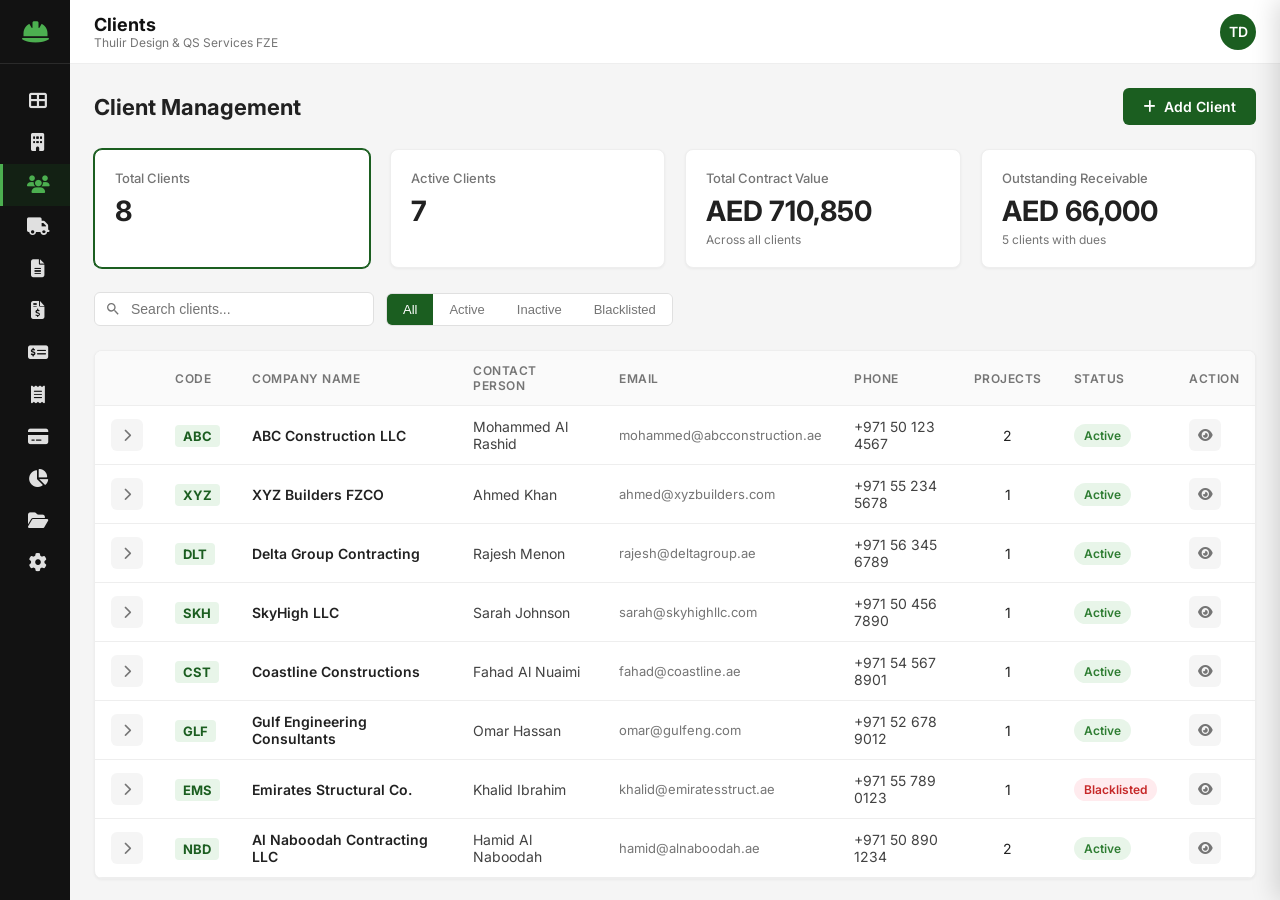
<file: clients.html>
<!DOCTYPE html>
<html lang="en">
<head>
<meta charset="UTF-8">
<meta name="viewport" content="width=device-width, initial-scale=1.0">
<title>TDQS - Clients</title>
<link rel="preconnect" href="https://fonts.googleapis.com">
<link rel="preconnect" href="https://fonts.gstatic.com" crossorigin>
<link href="https://fonts.googleapis.com/css2?family=Inter:wght@300;400;500;600;700&family=Playfair+Display:wght@700&display=swap" rel="stylesheet">
<link rel="stylesheet" href="https://cdnjs.cloudflare.com/ajax/libs/font-awesome/6.5.1/css/all.min.css">
<style>
:root{--fg:#1B5E20;--fh:#2E7D32;--fl:#E8F5E9;--fm:#4CAF50;--w:#FFF;--bk:#121212;--g50:#FAFAFA;--g100:#F5F5F5;--g200:#EEE;--g300:#E0E0E0;--g500:#757575;--g700:#424242;--g900:#212121;--sw:70px;--swe:240px;--hh:64px;--red:#C62828;--blue:#1565C0}
*{margin:0;padding:0;box-sizing:border-box}
body{font-family:'Inter',sans-serif;background:var(--g100);color:var(--g900);overflow:hidden;height:100vh}
.sidebar{position:fixed;top:0;left:0;bottom:0;width:var(--sw);background:var(--bk);color:var(--w);z-index:1000;transition:width .3s cubic-bezier(.4,0,.2,1);overflow:hidden;display:flex;flex-direction:column}
.sidebar:hover{width:var(--swe)}
.sidebar-logo{height:var(--hh);display:flex;align-items:center;padding:0 20px;border-bottom:1px solid rgba(255,255,255,.1);gap:12px;white-space:nowrap}
.sidebar-logo i{font-size:24px;color:var(--fm);min-width:30px;text-align:center}
.sidebar-logo span{font-family:'Playfair Display',serif;font-size:18px;opacity:0;transition:opacity .2s ease .1s}
.sidebar:hover .sidebar-logo span{opacity:1}
.sidebar-nav{flex:1;padding:16px 0;overflow-y:auto;overflow-x:hidden}
.nav-item{display:flex;align-items:center;padding:12px 20px;color:var(--g300);text-decoration:none;gap:12px;cursor:pointer;transition:all .2s;white-space:nowrap;border-left:3px solid transparent}
.nav-item:hover{background:rgba(255,255,255,.05);color:var(--w)}
.nav-item.active{background:rgba(27,94,32,.2);color:var(--fm);border-left-color:var(--fm)}
.nav-item i{font-size:18px;min-width:30px;text-align:center}
.nav-item span{font-size:14px;font-weight:500;opacity:0;transition:opacity .2s ease .1s}
.sidebar:hover .nav-item span{opacity:1}
.main-wrapper{margin-left:var(--sw);height:100vh;display:flex;flex-direction:column;transition:margin-left .3s}
.header{height:var(--hh);background:var(--w);border-bottom:1px solid var(--g200);display:flex;align-items:center;justify-content:space-between;padding:0 24px;position:sticky;top:0;z-index:500;flex-shrink:0}
.header-left{display:flex;align-items:center;gap:16px}
.mobile-toggle{display:none;background:none;border:none;font-size:20px;color:var(--g700);cursor:pointer}
.header-title h1{font-size:18px;font-weight:700;color:var(--bk)}
.header-title p{font-size:12px;color:var(--g500)}
.header-right{display:flex;align-items:center;gap:16px}
.profile-icon{width:36px;height:36px;border-radius:50%;background:var(--fg);color:var(--w);display:flex;align-items:center;justify-content:center;font-weight:600;font-size:14px;cursor:pointer}
.content{flex:1;overflow-y:auto;padding:24px;background:var(--g100)}
.page-header{display:flex;align-items:center;justify-content:space-between;margin-bottom:24px;flex-wrap:wrap;gap:12px}
.page-header h2{font-size:22px;font-weight:700}
.btn{padding:10px 20px;border:none;border-radius:6px;font-size:14px;font-weight:600;cursor:pointer;display:inline-flex;align-items:center;gap:8px;transition:all .2s;font-family:inherit}
.btn-primary{background:var(--fg);color:var(--w)}.btn-primary:hover{background:var(--fh)}
.btn-secondary{background:var(--g100);color:var(--g700);border:1px solid var(--g300)}.btn-secondary:hover{background:var(--g200)}
.btn-sm{padding:6px 12px;font-size:12px}
.btn-outline{background:transparent;color:var(--fg);border:1px solid var(--fg)}.btn-outline:hover{background:var(--fl)}
.filter-bar{display:flex;align-items:center;gap:12px;margin-bottom:24px;flex-wrap:wrap}
.search-input{padding:8px 14px 8px 36px;border:1px solid var(--g300);border-radius:6px;font-size:14px;outline:none;width:280px;background:var(--w) url("data:image/svg+xml,%3Csvg xmlns='http://www.w3.org/2000/svg' fill='%23757575' viewBox='0 0 24 24'%3E%3Cpath d='M15.5 14h-.79l-.28-.27A6.47 6.47 0 0016 9.5 6.5 6.5 0 109.5 16c1.61 0 3.09-.59 4.23-1.57l.27.28v.79l5 4.99L20.49 19l-4.99-5zM9.5 14C7.01 14 5 11.99 5 9.5S7.01 5 9.5 5 14 7.01 14 9.5 11.99 14 9.5 14z'/%3E%3C/svg%3E") 10px center/16px no-repeat;transition:border-color .2s}
.search-input:focus{border-color:var(--fg)}
.filter-pills{display:flex;gap:0;border:1px solid var(--g300);border-radius:6px;overflow:hidden}
.filter-pill{padding:8px 16px;border:none;background:var(--w);font-size:13px;font-weight:500;color:var(--g500);cursor:pointer;transition:all .2s;white-space:nowrap}
.filter-pill:hover{color:var(--fg)}
.filter-pill.active{background:var(--fg);color:var(--w)}
.summary-grid{display:grid;grid-template-columns:repeat(4,1fr);gap:20px;margin-bottom:24px}
.summary-card{background:var(--w);border-radius:8px;padding:20px;border:1px solid var(--g200);box-shadow:0 1px 3px rgba(0,0,0,.05);cursor:pointer;transition:all .2s;position:relative;overflow:hidden}
.summary-card:hover{box-shadow:0 4px 12px rgba(0,0,0,.08);transform:translateY(-1px)}
.summary-card.active-filter{border-color:var(--fg);box-shadow:0 0 0 1px var(--fg)}
.summary-card::before{content:'';position:absolute;top:0;left:0;width:4px;height:100%}
.sc-total::before{background:var(--fg)}.sc-active::before{background:var(--blue)}.sc-contract::before{background:var(--fm)}.sc-outstanding::before{background:var(--red)}
.sc-title{font-size:13px;color:var(--g500);font-weight:500;margin-bottom:8px}
.sc-value{font-size:28px;font-weight:700}
.sc-total .sc-value{color:var(--fg)}.sc-active .sc-value{color:var(--blue)}.sc-contract .sc-value{color:var(--fm)}.sc-outstanding .sc-value{color:var(--red)}
.sc-sub{font-size:12px;color:var(--g500);margin-top:4px}
.table-card{background:var(--w);border-radius:8px;border:1px solid var(--g200);box-shadow:0 1px 3px rgba(0,0,0,.05);overflow:hidden}
.table-container{overflow-x:auto}
table{width:100%;border-collapse:collapse}
th,td{text-align:left;padding:12px 16px;border-bottom:1px solid var(--g200);font-size:14px}
th{font-weight:600;color:var(--g500);font-size:12px;text-transform:uppercase;letter-spacing:.5px;background:var(--g50);position:sticky;top:0}
tr:hover td{background:var(--g50)}
.expanded-row td{padding:0;border-bottom:1px solid var(--g200);background:var(--g50)}
.fin-strip{display:flex;gap:0;padding:16px;overflow-x:auto;flex-wrap:nowrap}
.fin-item{min-width:140px;padding:8px 16px;border-right:1px solid var(--g200);display:flex;flex-direction:column;gap:2px}
.fin-item:last-child{border-right:none}
.fin-label{font-size:11px;color:var(--g500);text-transform:uppercase;letter-spacing:.3px}
.fin-val{font-size:15px;font-weight:700}
.fin-val.green{color:var(--fg)}.fin-val.red{color:var(--red)}.fin-val.blue{color:var(--blue)}.fin-val.dark{color:var(--g900)}
.status-pill{padding:4px 10px;border-radius:12px;font-size:12px;font-weight:600;white-space:nowrap;display:inline-block}
.sp-active{background:var(--fl);color:var(--fh)}.sp-inactive{background:var(--g100);color:var(--g500)}.sp-blacklisted{background:#FFEBEE;color:var(--red)}
.code-badge{font-weight:700;color:var(--fg);font-size:13px;background:var(--fl);padding:3px 8px;border-radius:4px}
.type-tag{font-size:12px;color:var(--g500);background:var(--g100);padding:2px 8px;border-radius:4px}
.action-btns{display:flex;gap:6px}
.action-btn{width:32px;height:32px;border:none;border-radius:6px;cursor:pointer;display:flex;align-items:center;justify-content:center;font-size:13px;transition:all .15s;background:var(--g100);color:var(--g500)}
.action-btn:hover{background:var(--fl);color:var(--fg)}
.action-btn.expanded{background:var(--fl);color:var(--fg);transform:rotate(90deg)}
.no-results{text-align:center;padding:48px 24px;color:var(--g500)}
.no-results i{font-size:48px;margin-bottom:12px;opacity:.3}

/* MODAL */
.modal-overlay{display:none;position:fixed;inset:0;background:rgba(0,0,0,.5);z-index:2000;align-items:center;justify-content:center}
.modal-overlay.open{display:flex}
.modal{background:var(--w);border-radius:12px;width:720px;max-width:95vw;max-height:90vh;display:flex;flex-direction:column;box-shadow:0 20px 60px rgba(0,0,0,.2)}
.modal-header{display:flex;align-items:center;justify-content:space-between;padding:20px 24px;border-bottom:1px solid var(--g200)}
.modal-header h2{font-size:18px;font-weight:700}
.modal-close{width:36px;height:36px;border:none;background:var(--g100);border-radius:50%;cursor:pointer;font-size:18px;color:var(--g500);display:flex;align-items:center;justify-content:center;transition:all .2s}
.modal-close:hover{background:#FFEBEE;color:var(--red)}
.modal-body{flex:1;overflow-y:auto;padding:24px}
.form-section{margin-bottom:28px}
.form-section-title{font-size:15px;font-weight:700;color:var(--fg);margin-bottom:16px;padding-bottom:8px;border-bottom:2px solid var(--fl);display:flex;align-items:center;gap:8px}
.form-section-title i{font-size:14px}
.form-grid{display:grid;grid-template-columns:1fr 1fr;gap:16px}
.form-grid .full{grid-column:1/-1}
.form-group{display:flex;flex-direction:column}
.form-label{font-size:13px;font-weight:600;color:var(--g700);margin-bottom:6px}
.form-label small{font-weight:400;color:var(--g500);font-size:11px}
.form-input,.form-select{padding:10px 12px;border:1px solid var(--g300);border-radius:6px;font-size:14px;font-family:inherit;outline:none;transition:border-color .2s;background:var(--w);color:var(--g900)}
.form-input:focus,.form-select:focus{border-color:var(--fg)}
.form-input.error,.form-select.error{border-color:var(--red)}
.form-error{font-size:11px;color:var(--red);margin-top:4px;display:none}
.modal-footer{display:flex;justify-content:flex-end;gap:8px;padding:16px 24px;border-top:1px solid var(--g200)}

/* DRAWER */
.drawer-overlay{display:none;position:fixed;inset:0;background:rgba(0,0,0,.4);z-index:1500}
.drawer-overlay.open{display:block}
.drawer{position:fixed;top:0;right:-600px;bottom:0;width:600px;max-width:100vw;background:var(--w);z-index:1501;box-shadow:-4px 0 24px rgba(0,0,0,.15);transition:right .3s cubic-bezier(.4,0,.2,1);display:flex;flex-direction:column}
.drawer.open{right:0}
.drawer-header{padding:20px 24px;border-bottom:1px solid var(--g200);display:flex;justify-content:space-between;align-items:flex-start}
.drawer-info{display:flex;flex-direction:column;gap:8px}
.drawer-top{display:flex;align-items:center;gap:10px}
.drawer-name{font-size:18px;font-weight:700}
.drawer-meta{display:flex;align-items:center;gap:12px;flex-wrap:wrap}
.drawer-quick-actions{display:flex;gap:8px;margin-top:12px;flex-wrap:wrap}
.drawer-quick-actions .btn{font-size:12px;padding:6px 12px}
.drawer-tabs{display:flex;border-bottom:2px solid var(--g200);padding:0 24px;flex-shrink:0;overflow-x:auto}
.dtab{padding:12px 14px;border:none;background:none;font-size:13px;font-weight:600;color:var(--g500);cursor:pointer;border-bottom:2px solid transparent;margin-bottom:-2px;transition:all .2s;white-space:nowrap}
.dtab:hover{color:var(--fg)}
.dtab.active{color:var(--fg);border-bottom-color:var(--fg)}
.drawer-body{flex:1;overflow-y:auto;padding:24px}
.dtab-content{display:none}
.dtab-content.active{display:block}
.detail-grid{display:grid;grid-template-columns:1fr 1fr;gap:16px}
.detail-item{padding:12px;background:var(--g50);border-radius:6px}
.detail-label{font-size:12px;color:var(--g500);margin-bottom:4px}
.detail-value{font-size:15px;font-weight:600;color:var(--g900)}
.detail-value.highlight{color:var(--fg);font-size:18px}
.detail-value.red{color:var(--red)}
.detail-full{grid-column:1/-1}
.mini-table{width:100%;border-collapse:collapse;margin-top:12px}
.mini-table th{font-size:11px;padding:8px 10px;background:var(--g100)}
.mini-table td{font-size:13px;padding:8px 10px}

/* STATEMENT */
.statement-table{width:100%;border-collapse:collapse}
.statement-table th{font-size:11px;padding:8px 10px;background:var(--g100);text-align:left}
.statement-table td{font-size:13px;padding:8px 10px}
.statement-table .debit{text-align:right;color:var(--red)}
.statement-table .credit{text-align:right;color:var(--fg)}
.statement-table .balance{text-align:right;font-weight:700}
.statement-total td{background:var(--fl);font-weight:700}

/* TIMELINE */
.timeline{position:relative;padding-left:24px}
.timeline::before{content:'';position:absolute;left:6px;top:4px;bottom:4px;width:2px;background:var(--g300)}
.tl-item{position:relative;margin-bottom:20px}
.tl-item:last-child{margin-bottom:0}
.tl-dot{position:absolute;left:-21px;top:4px;width:10px;height:10px;border-radius:50%;background:var(--fg);border:2px solid var(--w);box-shadow:0 0 0 2px var(--fg)}
.tl-date{font-size:12px;font-weight:600;color:var(--g500);margin-bottom:4px}
.tl-text{font-size:14px;color:var(--g700)}
.tl-text::before{content:'✓ ';color:var(--fg);font-weight:700}
.empty-state{text-align:center;padding:24px;color:var(--g500);font-size:13px}
.empty-state i{display:block;font-size:32px;opacity:.3;margin-bottom:8px}

/* TOAST */
.toast{position:fixed;bottom:24px;left:50%;transform:translateX(-50%) translateY(80px);padding:12px 24px;border-radius:8px;font-size:14px;font-weight:600;color:var(--w);z-index:9999;transition:transform .3s ease;box-shadow:0 4px 12px rgba(0,0,0,.2)}
.toast.show{transform:translateX(-50%) translateY(0)}
.toast-success{background:var(--fg)}
.toast-error{background:var(--red)}

@media(max-width:1024px){.summary-grid{grid-template-columns:repeat(2,1fr)}.form-grid{grid-template-columns:1fr}.detail-grid{grid-template-columns:1fr}}
@media(max-width:768px){.sidebar{width:var(--swe);left:calc(-1*var(--swe))}.sidebar.open{left:0}.sidebar:hover{width:var(--swe)}.sidebar .nav-item span,.sidebar:hover .nav-item span{opacity:1}.sidebar .sidebar-logo span,.sidebar:hover .sidebar-logo span{opacity:1}.main-wrapper{margin-left:0}.mobile-toggle{display:block}.content{padding:16px}.search-input{width:100%}.filter-bar{flex-direction:column;align-items:stretch}.filter-pills{overflow-x:auto}.modal{max-width:100vw;max-height:100vh;border-radius:0}.drawer{width:100vw}.drawer-quick-actions{flex-direction:column}}
@media(max-width:480px){.summary-grid{grid-template-columns:1fr}}
</style>
</head>
<body>

<div class="sidebar-overlay" id="sidebarOverlay"></div>
<aside class="sidebar" id="sidebar">
<div class="sidebar-logo"><i class="fas fa-hard-hat"></i><span>THULIR FZE</span></div>
<nav class="sidebar-nav">
<a class="nav-item" href="index.html"><i class="fas fa-th-large"></i><span>Dashboard</span></a>
<a class="nav-item" href="projects.html"><i class="fas fa-building"></i><span>Projects</span></a>
<a class="nav-item active" href="clients.html"><i class="fas fa-users"></i><span>Clients</span></a>
<a class="nav-item" href="vendors.html"><i class="fas fa-truck"></i><span>Vendors</span></a>
<a class="nav-item" href="quotations.html"><i class="fas fa-file-alt"></i><span>Quotations</span></a>
<a class="nav-item" href="invoices.html"><i class="fas fa-file-invoice-dollar"></i><span>Invoices</span></a>
<a class="nav-item" href="payments.html"><i class="fas fa-money-check-alt"></i><span>Payments</span></a>
<a class="nav-item" href="receipts.html"><i class="fas fa-receipt"></i><span>Receipts</span></a>
<a class="nav-item" href="expenses.html"><i class="fas fa-credit-card"></i><span>Expenses</span></a>
<a class="nav-item" href="reports.html"><i class="fas fa-chart-pie"></i><span>Reports</span></a>
<a class="nav-item" href="documents.html"><i class="fas fa-folder-open"></i><span>Documents</span></a>
<a class="nav-item" href="settings.html"><i class="fas fa-cog"></i><span>Settings</span></a>
</nav>
</aside>

<div class="main-wrapper">
<header class="header">
<div class="header-left">
<button class="mobile-toggle" id="mobileToggle"><i class="fas fa-bars"></i></button>
<div class="header-title"><h1>Clients</h1><p>Thulir Design & QS Services FZE</p></div>
</div>
<div class="header-right"><div class="profile-icon">TD</div></div>
</header>

<main class="content">
<div class="page-header">
<div><h2>Client Management</h2></div>
<button class="btn btn-primary" id="addClientBtn"><i class="fas fa-plus"></i> Add Client</button>
</div>

<div class="summary-grid" id="summaryCards"></div>

<div class="filter-bar">
<div style="position:relative"><input type="text" class="search-input" id="searchInput" placeholder="Search clients..."></div>
<div class="filter-pills" id="filterPills">
<button class="filter-pill active" data-filter="All">All</button>
<button class="filter-pill" data-filter="Active">Active</button>
<button class="filter-pill" data-filter="Inactive">Inactive</button>
<button class="filter-pill" data-filter="Blacklisted">Blacklisted</button>
</div>
</div>

<div class="table-card">
<div class="table-container">
<table>
<thead><tr>
<th style="width:36px"></th>
<th>Code</th>
<th>Company Name</th>
<th>Contact Person</th>
<th>Email</th>
<th>Phone</th>
<th>Projects</th>
<th>Status</th>
<th style="width:80px">Action</th>
</tr></thead>
<tbody id="clientTableBody"></tbody>
</table>
</div>
<div class="no-results" id="noResults" style="display:none"><i class="fas fa-search"></i><p>No clients found</p></div>
</div>
</main>
</div>

<!-- ADD CLIENT MODAL -->
<div class="modal-overlay" id="modalOverlay">
<div class="modal">
<div class="modal-header"><h2>Add New Client</h2><button class="modal-close" id="modalClose">&times;</button></div>
<div class="modal-body">
<div class="form-section">
<div class="form-section-title"><i class="fas fa-building"></i> Client Information</div>
<div class="form-grid">
<div class="form-group"><label class="form-label">Client Code <small>Max 3 chars</small></label><input type="text" class="form-input" id="fCode" maxlength="3" placeholder="e.g. ALG" style="text-transform:uppercase"><div class="form-error" id="errCode">Max 3 characters allowed</div></div>
<div class="form-group"><label class="form-label">Company Name</label><input type="text" class="form-input" id="fCompany" placeholder="Enter company name"><div class="form-error" id="errCompany">Company name is required</div></div>
<div class="form-group"><label class="form-label">Company Type</label><select class="form-select" id="fType"><option value="">Select Type</option><option>Main Contractor</option><option>Consultant</option><option>Developer</option><option>Sub Contractor</option><option>Other</option></select><div class="form-error" id="errType">Select company type</div></div>
<div class="form-group full"><label class="form-label">Address</label><input type="text" class="form-input" id="fAddress" placeholder="Street address"></div>
<div class="form-group"><label class="form-label">Country</label><select class="form-select" id="fCountry"><option>UAE</option><option>India</option><option>Saudi Arabia</option><option>Oman</option><option>Bahrain</option><option>Qatar</option><option>Other</option></select></div>
<div class="form-group"><label class="form-label">City</label><input type="text" class="form-input" id="fCity" placeholder="Enter city"></div>
</div>
</div>
<div class="form-section">
<div class="form-section-title"><i class="fas fa-user-tie"></i> Contact Details</div>
<div class="form-grid">
<div class="form-group"><label class="form-label">Contact Person</label><input type="text" class="form-input" id="fContact" placeholder="Full name"></div>
<div class="form-group"><label class="form-label">Designation</label><input type="text" class="form-input" id="fDesignation" placeholder="Job title"></div>
<div class="form-group"><label class="form-label">Mobile Number</label><input type="tel" class="form-input" id="fMobile" placeholder="+971 XX XXX XXXX"></div>
<div class="form-group"><label class="form-label">Email</label><input type="email" class="form-input" id="fEmail" placeholder="email@company.com"></div>
<div class="form-group full"><label class="form-label">Website</label><input type="url" class="form-input" id="fWebsite" placeholder="https://www.company.com"></div>
</div>
</div>
<div class="form-section">
<div class="form-section-title"><i class="fas fa-coins"></i> Commercial Details</div>
<div class="form-grid">
<div class="form-group"><label class="form-label">Payment Terms</label><select class="form-select" id="fTerms"><option>30 Days</option><option>45 Days</option><option>60 Days</option><option>90 Days</option><option>Custom</option></select></div>
<div class="form-group"><label class="form-label">Credit Limit (AED)</label><input type="number" class="form-input" id="fCredit" min="0" value="0"></div>
</div>
</div>
</div>
<div class="modal-footer">
<button class="btn btn-secondary" id="cancelBtn">Cancel</button>
<button class="btn btn-primary" id="saveBtn"><i class="fas fa-check"></i> Save Client</button>
</div>
</div>
</div>

<!-- CLIENT DETAIL DRAWER -->
<div class="drawer-overlay" id="drawerOverlay"></div>
<div class="drawer" id="drawer">
<div class="drawer-header">
<div class="drawer-info">
<div class="drawer-top"><span class="code-badge" id="dCode"></span><span class="drawer-name" id="dName"></span></div>
<div class="drawer-meta"><span class="status-pill" id="dStatus"></span></div>
<div class="drawer-quick-actions">
<button class="btn btn-outline btn-sm" onclick="showToast('Navigate to Projects')"><i class="fas fa-building"></i> New Project</button>
<button class="btn btn-outline btn-sm" onclick="showToast('Navigate to Quotations')"><i class="fas fa-file-alt"></i> New Quote</button>
<button class="btn btn-outline btn-sm" onclick="showToast('Navigate to Invoices')"><i class="fas fa-file-invoice-dollar"></i> New Invoice</button>
<button class="btn btn-primary btn-sm" onclick="showToast('Navigate to Payments')"><i class="fas fa-hand-holding-usd"></i> Receive Payment</button>
</div>
</div>
<button class="modal-close" id="drawerClose">&times;</button>
</div>
<div class="drawer-tabs">
<button class="dtab active" data-dtab="overview">Overview</button>
<button class="dtab" data-dtab="projects">Projects</button>
<button class="dtab" data-dtab="quotations">Quotations</button>
<button class="dtab" data-dtab="invoices">Invoices</button>
<button class="dtab" data-dtab="receipts">Receipts</button>
<button class="dtab" data-dtab="outstanding">Outstanding</button>
<button class="dtab" data-dtab="activities">Activities</button>
</div>
<div class="drawer-body">
<div class="dtab-content active" id="dtab-overview"></div>
<div class="dtab-content" id="dtab-projects"></div>
<div class="dtab-content" id="dtab-quotations"></div>
<div class="dtab-content" id="dtab-invoices"></div>
<div class="dtab-content" id="dtab-receipts"></div>
<div class="dtab-content" id="dtab-outstanding"></div>
<div class="dtab-content" id="dtab-activities"></div>
</div>
</div>

<script>
// ── SAMPLE DATA ──
const SAMPLE_PROJECTS = [
{id:"PRJ-001",name:"Dubai Villa Rebar Work",type:"Rebar Detailing",contractValue:52500,status:"In Progress"},
{id:"PRJ-002",name:"Marina Tower Structural",type:"Structural Design",contractValue:126000,status:"Completed"},
{id:"PRJ-003",name:"Al Mamzar Villa QS",type:"QS / BOQ",contractValue:36750,status:"In Progress"},
{id:"PRJ-004",name:"JBR Apartment Architecture",type:"Architecture",contractValue:89250,status:"Not Yet Started"},
{id:"PRJ-005",name:"Palm Jumeirah Estimation",type:"Estimation",contractValue:26250,status:"In Progress"},
{id:"PRJ-006",name:"Downtown Tower Rebar",type:"Rebar Detailing",contractValue:78750,status:"In Progress"},
{id:"PRJ-007",name:"SZR Structural",type:"Structural Design",contractValue:99750,status:"Cancelled"},
{id:"PRJ-008",name:"Naboodah Complex BOQ",type:"QS / BOQ",contractValue:44100,status:"Completed"},
{id:"PRJ-009",name:"Business Bay Tower Design",type:"Structural Design",contractValue:115500,status:"In Progress"},
{id:"PRJ-010",name:"Deira Villa Rebar",type:"Rebar Detailing",contractValue:42000,status:"Completed"}
];

const DEFAULT_CLIENTS = [
{id:"CLT-001",code:"ABC",company:"ABC Construction LLC",type:"Main Contractor",address:"Office 405, Al Moosa Tower, Sheikh Zayed Road",country:"UAE",city:"Dubai",contact:"Mohammed Al Rashid",designation:"Project Manager",mobile:"+971 50 123 4567",email:"mohammed@abcconstruction.ae",website:"www.abcconstruction.ae",terms:"60 Days",creditLimit:200000,status:"Active",projectIds:["PRJ-001","PRJ-006"],totalContract:131250,totalInvoiced:85000,totalReceived:62000,statement:[{date:"01-Jul-2026",desc:"Invoice INV-003",debit:15000,credit:0,balance:15000},{date:"15-Jul-2026",desc:"Payment Received",debit:0,credit:12000,balance:3000},{date:"20-Jul-2026",desc:"Invoice INV-007",debit:25000,credit:0,balance:28000},{date:"25-Jul-2026",desc:"Payment Received",debit:0,credit:20000,balance:8000}],activities:[{date:"29-Jul-2026",text:"Payment received AED 20,000"},{date:"25-Jul-2026",text:"Invoice INV-007 created for Downtown Tower"},{date:"20-Jul-2026",text:"New project added: Downtown Tower Rebar"},{date:"15-Jul-2026",text:"Payment received AED 12,000"}]},
{id:"CLT-002",code:"XYZ",company:"XYZ Builders FZCO",type:"Main Contractor",address:"P.O. Box 12345, JAFZA",country:"UAE",city:"Dubai",contact:"Ahmed Khan",designation:"Director",mobile:"+971 55 234 5678",email:"ahmed@xyzbuilders.com",website:"www.xyzbuilders.com",terms:"30 Days",creditLimit:300000,status:"Active",projectIds:["PRJ-002"],totalContract:126000,totalInvoiced:126000,totalReceived:126000,statement:[{date:"01-Feb-2025",desc:"Invoice INV-001",debit:42000,credit:0,balance:42000},{date:"15-Mar-2025",desc:"Payment Received",debit:0,credit:42000,balance:0},{date:"01-May-2025",desc:"Invoice INV-002",debit:42000,credit:0,balance:42000},{date:"15-Jun-2025",desc:"Payment Received",debit:0,credit:42000,balance:0},{date:"28-Jun-2025",desc:"Invoice INV-004",debit:42000,credit:0,balance:42000},{date:"30-Jun-2025",desc:"Payment Received",debit:0,credit:42000,balance:0}],activities:[{date:"30-Jun-2025",text:"Full payment received — Project completed"},{date:"28-Jun-2025",text:"Final invoice INV-004 created"},{date:"15-Jun-2025",text:"Project marked as Completed"}]},
{id:"CLT-003",code:"DLT",company:"Delta Group Contracting",type:"Sub Contractor",address:"Industrial Area 3, Sharjah",country:"UAE",city:"Sharjah",contact:"Rajesh Menon",designation:"Operations Manager",mobile:"+971 56 345 6789",email:"rajesh@deltagroup.ae",website:"",terms:"45 Days",creditLimit:100000,status:"Active",projectIds:["PRJ-003"],totalContract:36750,totalInvoiced:15000,totalReceived:10000,statement:[{date:"10-Jul-2026",desc:"Invoice INV-005",debit:15000,credit:0,balance:15000},{date:"20-Jul-2026",desc:"Payment Received",debit:0,credit:10000,balance:5000}],activities:[{date:"20-Jul-2026",text:"Payment received AED 10,000"},{date:"10-Jul-2026",text:"Invoice INV-005 created"},{date:"01-Jun-2025",text:"Project started"}]},
{id:"CLT-004",code:"SKH",company:"SkyHigh LLC",type:"Developer",address:"DIFC, Gate Village 5",country:"UAE",city:"Dubai",contact:"Sarah Johnson",designation:"Project Director",mobile:"+971 50 456 7890",email:"sarah@skyhighllc.com",website:"www.skyhighllc.com",terms:"60 Days",creditLimit:500000,status:"Active",projectIds:["PRJ-004"],totalContract:89250,totalInvoiced:0,totalReceived:0,statement:[],activities:[{date:"15-Jul-2026",text:"Contract signed"},{date:"10-Jul-2026",text:"Client added to system"}]},
{id:"CLT-005",code:"CST",company:"Coastline Constructions",type:"Main Contractor",address:"P.O. Box 67890, Ajman",country:"UAE",city:"Ajman",contact:"Fahad Al Nuaimi",designation:"Managing Partner",mobile:"+971 54 567 8901",email:"fahad@coastline.ae",website:"www.coastline.ae",terms:"90 Days",creditLimit:150000,status:"Active",projectIds:["PRJ-005"],totalContract:26250,totalInvoiced:5000,totalReceived:0,statement:[{date:"28-Jul-2026",desc:"Invoice INV-008",debit:5000,credit:0,balance:5000}],activities:[{date:"28-Jul-2026",text:"Invoice INV-008 created"},{date:"10-Jul-2026",text:"Project started"}]},
{id:"CLT-006",code:"GLF",company:"Gulf Engineering Consultants",type:"Consultant",address:"Al Khalidiya, Abu Dhabi",country:"UAE",city:"Abu Dhabi",contact:"Omar Hassan",designation:"Senior Engineer",mobile:"+971 52 678 9012",email:"omar@gulfeng.com",website:"www.gulfeng.com",terms:"30 Days",creditLimit:250000,status:"Active",projectIds:["PRJ-009"],totalContract:115500,totalInvoiced:38000,totalReceived:15000,statement:[{date:"05-Jul-2026",desc:"Invoice INV-009",debit:20000,credit:0,balance:20000},{date:"10-Jul-2026",desc:"Invoice INV-010",debit:18000,credit:0,balance:38000},{date:"15-Jul-2026",desc:"Payment Received",debit:0,credit:15000,balance:23000}],activities:[{date:"15-Jul-2026",text:"Payment received AED 15,000"},{date:"10-Jul-2026",text:"Invoice INV-010 created"},{date:"05-Jul-2026",text:"Invoice INV-009 created"},{date:"01-Jun-2026",text:"New project added: Business Bay Tower"}]},
{id:"CLT-007",code:"EMS",company:"Emirates Structural Co.",type:"Main Contractor",address:"Al Quoz Industrial 4",country:"UAE",city:"Dubai",contact:"Khalid Ibrahim",designation:"GM",mobile:"+971 55 789 0123",email:"khalid@emiratesstruct.ae",website:"",terms:"45 Days",creditLimit:0,status:"Blacklisted",projectIds:["PRJ-007"],totalContract:99750,totalInvoiced:15000,totalReceived:5000,statement:[{date:"15-Mar-2025",desc:"Invoice INV-006",debit:15000,credit:0,balance:15000},{date:"15-Jun-2025",desc:"Partial Payment",debit:0,credit:5000,balance:10000}],activities:[{date:"01-Jul-2025",text:"Client blacklisted — payment issues"},{date:"15-Jun-2025",text:"Partial payment received AED 5,000"},{date:"01-Mar-2025",text:"Project started"}]},
{id:"CLT-008",code:"NBD",company:"Al Naboodah Contracting LLC",type:"Main Contractor",address:"P.O. Box 11111, Al Quoz",country:"UAE",city:"Dubai",contact:"Hamid Al Naboodah",designation:"CEO",mobile:"+971 50 890 1234",email:"hamid@alnaboodah.ae",website:"www.alnaboodah.com",terms:"30 Days",creditLimit:400000,status:"Active",projectIds:["PRJ-008","PRJ-010"],totalContract:86100,totalInvoiced:86100,totalReceived:86100,statement:[{date:"01-Mar-2025",desc:"Invoice INV-011",debit:44100,credit:0,balance:44100},{date:"10-May-2025",text:"Payment Received",debit:0,credit:44100,balance:0},{date:"01-Jun-2025",desc:"Invoice INV-012",debit:42000,credit:0,balance:42000},{date:"30-Jun-2025",desc:"Payment Received",debit:0,credit:42000,balance:0}],activities:[{date:"30-Jun-2025",text:"Full payment received for Deira Villa"},{date:"15-May-2025",text:"Full payment received for Naboodah Complex"},{date:"01-Feb-2025",text:"Project started: Naboodah Complex BOQ"}]}
];

// ── STATE ──
let clients = loadClients();
let currentFilter = "All";
let searchQuery = "";
let expandedRows = new Set();

function loadClients(){try{const d=localStorage.getItem('tdqs_clients');return d?JSON.parse(d):JSON.parse(JSON.stringify(DEFAULT_CLIENTS))}catch{return JSON.parse(JSON.stringify(DEFAULT_CLIENTS))}}
function saveClients(){localStorage.setItem('tdqs_clients',JSON.stringify(clients))}
function fmt(n){return "AED "+Number(n||0).toLocaleString()}
function statusClass(s){return{Active:'sp-active',Inactive:'sp-inactive',Blacklisted:'sp-blacklisted'}[s]||'sp-inactive'}
function nextId(){const nums=clients.map(c=>parseInt(c.id.split('-')[1])||0);return "CLT-"+String(Math.max(0,...nums)+1).padStart(3,'0')}
function getProject(id){return SAMPLE_PROJECTS.find(p=>p.id===id)||{name:'—',type:'—',contractValue:0,status:'—'}}

// ── SUMMARY ──
function renderSummary(){
const total=clients.length;
const active=clients.filter(c=>c.status==='Active').length;
const contract=clients.reduce((a,c)=>a+c.totalContract,0);
const outstanding=clients.reduce((a,c)=>a+(c.totalInvoiced-c.totalReceived),0);
const filterMap={All:'sc-total',Active:'sc-active',Inactive:'sc-total',Blacklisted:'sc-outstanding'};
document.getElementById('summaryCards').innerHTML=`
<div class="summary-card ${currentFilter==='All'?'active-filter':''}" onclick="applyFilter('All')"><div class="sc-title">Total Clients</div><div class="sc-value">${total}</div></div>
<div class="summary-card ${currentFilter==='Active'?'active-filter':''}" onclick="applyFilter('Active')"><div class="sc-title">Active Clients</div><div class="sc-value">${active}</div></div>
<div class="summary-card"><div class="sc-title">Total Contract Value</div><div class="sc-value">${fmt(contract)}</div><div class="sc-sub">Across all clients</div></div>
<div class="summary-card ${currentFilter==='Blacklisted'?'active-filter':''}" onclick="applyFilter('Blacklisted')"><div class="sc-title">Outstanding Receivable</div><div class="sc-value">${fmt(outstanding)}</div><div class="sc-sub">${clients.filter(c=>(c.totalInvoiced-c.totalReceived)>0).length} clients with dues</div></div>`;
}
function applyFilter(f){currentFilter=f;document.querySelectorAll('.filter-pill').forEach(p=>p.classList.toggle('active',p.dataset.filter===f));renderSummary();renderTable()}

// ── TABLE ──
function getFiltered(){
return clients.filter(c=>{
const mf=currentFilter==='All'||c.status===currentFilter;
const q=searchQuery.toLowerCase();
const ms=!q||c.code.toLowerCase().includes(q)||c.company.toLowerCase().includes(q)||c.contact.toLowerCase().includes(q)||c.email.toLowerCase().includes(q);
return mf&&ms});
}

function renderTable(){
const filtered=getFiltered();
const tbody=document.getElementById('clientTableBody');
const noRes=document.getElementById('noResults');
if(!filtered.length){tbody.innerHTML='';noRes.style.display='block';return}
noRes.style.display='none';
tbody.innerHTML=filtered.map(c=>{
const isExp=expandedRows.has(c.id);
const out=c.totalInvoiced-c.totalReceived;
return `<tr>
<td><button class="action-btn ${isExp?'expanded':''}" onclick="toggleExpand('${c.id}')"><i class="fas fa-chevron-right"></i></button></td>
<td><span class="code-badge">${c.code}</span></td>
<td style="font-weight:600;min-width:200px">${c.company}</td>
<td style="color:var(--g700)">${c.contact||'—'}</td>
<td style="color:var(--g500);font-size:13px">${c.email||'—'}</td>
<td style="color:var(--g700)">${c.mobile||'—'}</td>
<td style="text-align:center">${c.projectIds.length}</td>
<td><span class="status-pill ${statusClass(c.status)}">${c.status}</span></td>
<td><div class="action-btns"><button class="action-btn" title="View Details" onclick="openDrawer('${c.id}')"><i class="fas fa-eye"></i></button></div></td>
</tr>
<tr class="expanded-row" style="display:${isExp?'table-row':'none'}" id="exp-${c.id}"><td colspan="9"><div class="fin-strip">
<div class="fin-item"><span class="fin-label">Contract Value</span><span class="fin-val blue">${fmt(c.totalContract)}</span></div>
<div class="fin-item"><span class="fin-label">Total Invoiced</span><span class="fin-val dark">${fmt(c.totalInvoiced)}</span></div>
<div class="fin-item"><span class="fin-label">Total Received</span><span class="fin-val green">${fmt(c.totalReceived)}</span></div>
<div class="fin-item"><span class="fin-label">Outstanding</span><span class="fin-val ${out>0?'red':'green'}">${fmt(out)}</span></div>
<div class="fin-item"><span class="fin-label">Credit Limit</span><span class="fin-val dark">${fmt(c.creditLimit)}</span></div>
<div class="fin-item"><span class="fin-label">Payment Terms</span><span class="fin-val dark">${c.terms}</span></div>
</div></td></tr>`}).join('');
}

function toggleExpand(id){expandedRows.has(id)?expandedRows.delete(id):expandedRows.add(id);renderTable()}

// ── DRAWER ──
function openDrawer(id){
const c=clients.find(x=>x.id===id);if(!c)return;
document.getElementById('dCode').textContent=c.code;
document.getElementById('dName').textContent=c.company;
const ds=document.getElementById('dStatus');ds.textContent=c.status;ds.className='status-pill '+statusClass(c.status);

const out=c.totalInvoiced-c.totalReceived;
document.getElementById('dtab-overview').innerHTML=`<div class="detail-grid">
<div class="detail-item"><div class="detail-label">Company Type</div><div class="detail-value">${c.type}</div></div>
<div class="detail-item"><div class="detail-label">Contact Person</div><div class="detail-value">${c.contact||'—'}</div></div>
<div class="detail-item"><div class="detail-label">Designation</div><div class="detail-value">${c.designation||'—'}</div></div>
<div class="detail-item"><div class="detail-label">Mobile</div><div class="detail-value">${c.mobile||'—'}</div></div>
<div class="detail-item"><div class="detail-label">Email</div><div class="detail-value" style="font-size:13px;word-break:break-all">${c.email||'—'}</div></div>
<div class="detail-item"><div class="detail-label">Website</div><div class="detail-value" style="font-size:13px">${c.website||'—'}</div></div>
<div class="detail-item detail-full"><div class="detail-label">Address</div><div class="detail-value">${c.address||'—'}, ${c.city||''}, ${c.country||''}</div></div>
<div class="detail-item"><div class="detail-label">Payment Terms</div><div class="detail-value">${c.terms}</div></div>
<div class="detail-item"><div class="detail-label">Credit Limit</div><div class="detail-value">${fmt(c.creditLimit)}</div></div>
<div class="detail-item"><div class="detail-label">Total Contract Value</div><div class="detail-value highlight">${fmt(c.totalContract)}</div></div>
<div class="detail-item"><div class="detail-label">Total Invoiced</div><div class="detail-value">${fmt(c.totalInvoiced)}</div></div>
<div class="detail-item"><div class="detail-label">Outstanding</div><div class="detail-value ${out>0?'red':''}">${fmt(out)}</div></div>
</div>`;

// Projects tab
const projs=c.projectIds.map(pid=>getProject(pid));
document.getElementById('dtab-projects').innerHTML=projs.length?`<table class="mini-table"><thead><tr><th>Project Name</th><th>Type</th><th style="text-align:right">Contract Value</th><th>Status</th></tr></thead><tbody>${projs.map(p=>`<tr><td style="font-weight:500">${p.name}</td><td><span class="type-tag">${p.type}</span></td><td style="text-align:right;font-weight:600">${fmt(p.contractValue)}</td><td><span class="status-pill ${p.status==='Completed'?'sp-completed':p.status==='In Progress'?'sp-active':'sp-inactive'}">${p.status}</span></td></tr>`).join('')}</tbody></table>`:'<div class="empty-state"><i class="fas fa-building"></i>No linked projects</div>';

// Quotations tab
document.getElementById('dtab-quotations').innerHTML=`<div class="empty-state"><i class="fas fa-file-alt"></i>Quotations will be linked from Quotations module</div>`;

// Invoices tab
document.getElementById('dtab-invoices').innerHTML=c.statement.filter(s=>s.debit>0).length?`<table class="mini-table"><thead><tr><th>Date</th><th>Description</th><th style="text-align:right">Amount</th></tr></thead><tbody>${c.statement.filter(s=>s.debit>0).map(s=>`<tr><td>${s.date}</td><td>${s.desc}</td><td style="text-align:right;font-weight:600;color:var(--red)">${fmt(s.debit)}</td></tr>`).join('')}</tbody></table>`:'<div class="empty-state"><i class="fas fa-file-invoice-dollar"></i>No invoices</div>';

// Receipts tab
document.getElementById('dtab-receipts').innerHTML=c.statement.filter(s=>s.credit>0).length?`<table class="mini-table"><thead><tr><th>Date</th><th>Description</th><th style="text-align:right">Amount</th></tr></thead><tbody>${c.statement.filter(s=>s.credit>0).map(s=>`<tr><td>${s.date}</td><td>${s.desc}</td><td style="text-align:right;font-weight:600;color:var(--fg)">${fmt(s.credit)}</td></tr>`).join('')}</tbody></table>`:'<div class="empty-state"><i class="fas fa-receipt"></i>No receipts</div>';

// Outstanding tab (Statement)
document.getElementById('dtab-outstanding').innerHTML=c.statement.length?`<table class="statement-table"><thead><tr><th>Date</th><th>Description</th><th class="debit">Debit</th><th class="credit">Credit</th><th class="balance">Balance</th></tr></thead><tbody>${c.statement.map(s=>`<tr><td>${s.date}</td><td>${s.desc}</td><td class="debit">${s.debit?fmt(s.debit):''}</td><td class="credit">${s.credit?fmt(s.credit):''}</td><td class="balance">${fmt(s.balance)}</td></tr>`).join('')}<tr class="statement-total"><td colspan="4" style="text-align:right">Closing Balance</td><td class="balance">${fmt(c.statement[c.statement.length-1].balance)}</td></tr></tbody></table>`:'<div class="empty-state"><i class="fas fa-file-invoice"></i>No transactions yet</div>';

// Activities tab
document.getElementById('dtab-activities').innerHTML=c.activities.length?`<div class="timeline">${c.activities.map(a=>`<div class="tl-item"><div class="tl-dot"></div><div class="tl-date">${a.date}</div><div class="tl-text">${a.text}</div></div>`).join('')}</div>`:'<div class="empty-state"><i class="fas fa-clock"></i>No activities yet</div>';

document.querySelectorAll('.dtab').forEach(t=>t.classList.toggle('active',t.dataset.dtab==='overview'));
document.querySelectorAll('.dtab-content').forEach(c2=>c2.classList.toggle('active',c2.id==='dtab-overview'));
document.getElementById('drawer').classList.add('open');
document.getElementById('drawerOverlay').classList.add('open');
}

function closeDrawer(){document.getElementById('drawer').classList.remove('open');document.getElementById('drawerOverlay').classList.remove('open')}

// ── MODAL ──
function openModal(){
['fCode','fCompany','fAddress','fCity','fContact','fDesignation','fMobile','fEmail','fWebsite'].forEach(id=>document.getElementById(id).value='');
['fType','fCountry','fTerms'].forEach(id=>document.getElementById(id).selectedIndex=0);
document.getElementById('fCredit').value='0';
document.querySelectorAll('.form-error').forEach(e=>e.style.display='none');
document.querySelectorAll('.form-input.error,.form-select.error').forEach(e=>e.classList.remove('error'));
document.getElementById('modalOverlay').classList.add('open');
}
function closeModal(){document.getElementById('modalOverlay').classList.remove('open')}

function submitClient(){
let valid=true;
const code=document.getElementById('fCode').value.trim().toUpperCase();
const company=document.getElementById('fCompany').value.trim();
const type=document.getElementById('fType').value;
if(code.length>3||!code){document.getElementById('errCode').style.display='block';document.getElementById('fCode').classList.add('error');valid=false}else{document.getElementById('errCode').style.display='none';document.getElementById('fCode').classList.remove('error')}
if(!company){document.getElementById('errCompany').style.display='block';document.getElementById('fCompany').classList.add('error');valid=false}else{document.getElementById('errCompany').style.display='none';document.getElementById('fCompany').classList.remove('error')}
if(!type){document.getElementById('errType').style.display='block';document.getElementById('fType').classList.add('error');valid=false}else{document.getElementById('errType').style.display='none';document.getElementById('fType').classList.remove('error')}
if(!valid)return;

const c={id:nextId(),code,company,type,address:document.getElementById('fAddress').value.trim(),country:document.getElementById('fCountry').value,city:document.getElementById('fCity').value.trim(),contact:document.getElementById('fContact').value.trim(),designation:document.getElementById('fDesignation').value.trim(),mobile:document.getElementById('fMobile').value.trim(),email:document.getElementById('fEmail').value.trim(),website:document.getElementById('fWebsite').value.trim(),terms:document.getElementById('fTerms').value,creditLimit:Number(document.getElementById('fCredit').value)||0,status:"Active",projectIds:[],totalContract:0,totalInvoiced:0,totalReceived:0,statement:[],activities:[{date:new Date().toLocaleDateString('en-US',{day:'2-digit',month:'short',year:'numeric'}),text:'Client created'}]};
clients.unshift(c);saveClients();closeModal();renderSummary();renderTable();
showToast('Client '+c.code+' — '+c.company+' added successfully');
}

// ── EVENTS ──
document.getElementById('addClientBtn').addEventListener('click',openModal);
document.getElementById('modalClose').addEventListener('click',closeModal);
document.getElementById('cancelBtn').addEventListener('click',closeModal);
document.getElementById('saveBtn').addEventListener('click',submitClient);
document.getElementById('modalOverlay').addEventListener('click',e=>{if(e.target===e.currentTarget)closeModal()});
document.getElementById('drawerClose').addEventListener('click',closeDrawer);
document.getElementById('drawerOverlay').addEventListener('click',closeDrawer);
document.getElementById('searchInput').addEventListener('input',e=>{searchQuery=e.target.value;renderTable()});
document.querySelectorAll('.filter-pill').forEach(pill=>{pill.addEventListener('click',()=>{currentFilter=pill.dataset.filter;document.querySelectorAll('.filter-pill').forEach(p=>p.classList.toggle('active',p===pill));renderSummary();renderTable()})});
document.querySelectorAll('.dtab').forEach(tab=>{tab.addEventListener('click',()=>{document.querySelectorAll('.dtab').forEach(t=>t.classList.remove('active'));document.querySelectorAll('.dtab-content').forEach(c=>c.classList.remove('active'));tab.classList.add('active');document.getElementById('dtab-'+tab.dataset.dtab).classList.add('active')})});

// Sidebar
const sidebar=document.getElementById('sidebar'),mobileToggle=document.getElementById('mobileToggle'),overlay=document.getElementById('sidebarOverlay');
mobileToggle.addEventListener('click',()=>{sidebar.classList.toggle('open');overlay.classList.toggle('active')});
overlay.addEventListener('click',()=>{sidebar.classList.remove('open');overlay.classList.remove('active')});
document.querySelectorAll('.nav-item').forEach(item=>{item.addEventListener('click',e=>{document.querySelectorAll('.nav-item').forEach(i=>i.classList.remove('active'));e.currentTarget.classList.add('active');if(window.innerWidth<=768){sidebar.classList.remove('open');overlay.classList.remove('active')}})});

// Toast
function showToast(msg,type='success'){const t=document.createElement('div');t.className='toast toast-'+type;t.textContent=msg;document.body.appendChild(t);setTimeout(()=>t.classList.add('show'),10);setTimeout(()=>{t.classList.remove('show');setTimeout(()=>t.remove(),300)},3000)}

// Init
renderSummary();
renderTable();
</script>
</body>
</html>
</file>
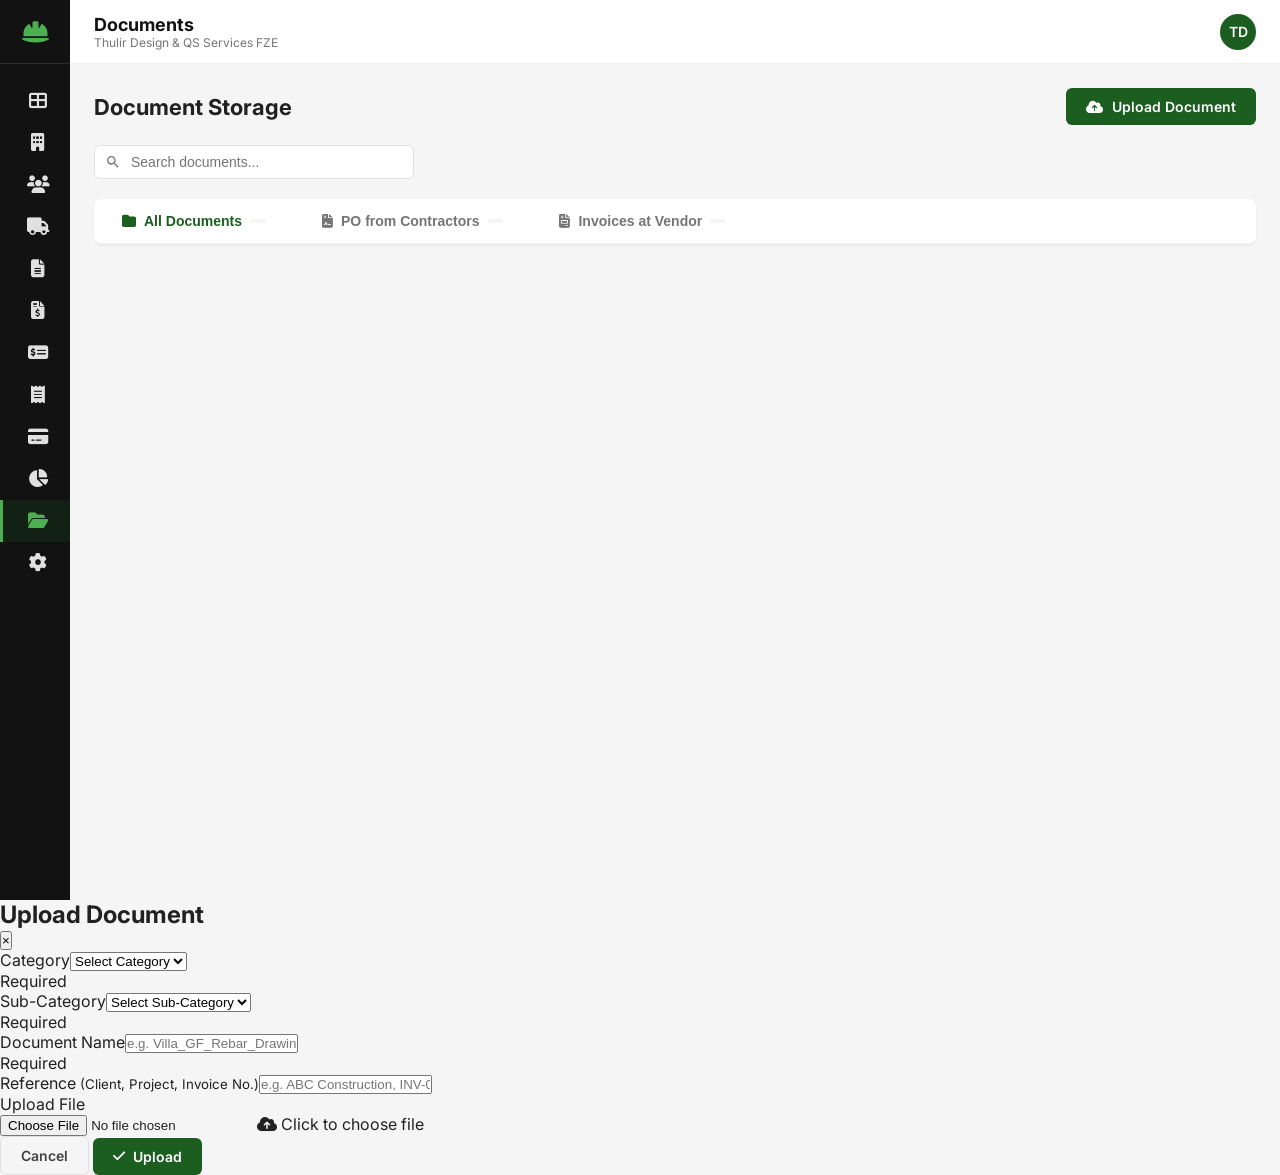
<file: documents.html>
<!DOCTYPE html>
<html lang="en">
<head>
<meta charset="UTF-8">
<meta name="viewport" content="width=device-width, initial-scale=1.0">
<title>TDQS - Documents</title>
<link rel="preconnect" href="https://fonts.googleapis.com">
<link rel="preconnect" href="https://fonts.googleapis.com" rel="preconnect" crossorigin>
<link href="https://fonts.googleapis.com/css2?family=Inter:wght@300;400;500;600;700&family=Playfair+Display:wght@700&display=swap" rel="stylesheet">
<link rel="stylesheet" href="https://cdnjs.cloudflare.com/ajax/libs/font-awesome/6.5.1/css/all.min.css">
<style>
:root{--fg:#1B5E20;--fh:#2E7D32;--fl:#E8F5E9;--fm:#4CAF50;--w:#FFF;--bk:#121212;--g50:#FAFAFA;--g100:#F5F5F5;--g200:#EEE;--g300:#E0E0E0;--g500:#757575;--g700:#424242;--g900:#212121;--sw:70px;--swe:240px;--hh:64px;--red:#C62828;--blue:#1565C0;--orange:#F57C00;--purple:#7B1FA2;--teal:#00796B}
*{margin:0;padding:0;box-sizing:border-box}
body{font-family:'Inter',sans-serif;background:var(--g100);color:var(--g900);overflow:hidden;height:100vh}
.sidebar{position:fixed;top:0;left:0;bottom:0;width:var(--sw);background:var(--bk);color:var(--w);z-index:1000;transition:width .3s cubic-bezier(.4,0,.2,1);overflow:hidden;display:flex;flex-direction:column}
.sidebar:hover{width:var(--swe)}
.sidebar-logo{height:var(--hh);display:flex;align-items:center;padding:0 20px;border-bottom:1px solid rgba(255,255,255,.1);gap:12px;white-space:nowrap}
.sidebar-logo i{font-size:24px;color:var(--fm);min-width:30px;text-align:center}
.sidebar-logo span{font-family:'Playfair Display',serif;font-size:18px;opacity:0;transition:opacity .2s ease .1s}
.sidebar:hover .sidebar-logo span{opacity:1}
.sidebar-nav{flex:1;padding:16px 0;overflow-y:auto;overflow-x:hidden}
.nav-item{display:flex;align-items:center;padding:12px 20px;color:var(--g300);text-decoration:none;gap:12px;cursor:pointer;transition:all .2s;white-space:nowrap;border-left:3px solid transparent}
.nav-item:hover{background:rgba(255,255,255,.05);color:var(--w)}
.nav-item.active{background:rgba(27,94,32,.2);color:var(--fm);border-left-color:var(--fm)}
.nav-item i{font-size:18px;min-width:30px;text-align:center}
.nav-item span{font-size:14px;font-weight:500;opacity:0;transition:opacity .2s ease .1s}
.sidebar:hover .nav-item span{opacity:1}
.main-wrapper{margin-left:var(--sw);height:100vh;display:flex;flex-direction:column;transition:margin-left .3s}
.header{height:var(--hh);background:var(--w);border-bottom:1px solid var(--g200);display:flex;align-items:center;justify-content:space-between;padding:0 24px;position:sticky;top:0;z-index:500;flex-shrink:0}
.header-left{display:flex;align-items:center;gap:16px}
.mobile-toggle{display:none;background:none;border:none;font-size:20px;color:var(--g700);cursor:pointer}
.header-title h1{font-size:18px;font-weight:700;color:var(--bk)}
.header-title p{font-size:12px;color:var(--g500)}
.header-right{display:flex;align-items:center;gap:16px}
.profile-icon{width:36px;height:36px;border-radius:50%;background:var(--fg);color:var(--w);display:flex;align-items:center;justify-content:center;font-weight:600;font-size:14px;cursor:pointer}
.content{flex:1;overflow-y:auto;padding:24px;background:var(--g100)}
.page-header{display:flex;align-items:center;justify-content:space-between;margin-bottom:20px;flex-wrap:wrap;gap:12px}
.page-header h2{font-size:22px;font-weight:700}
.btn{padding:10px 20px;border:none;border-radius:6px;font-size:14px;font-weight:600;cursor:pointer;display:inline-flex;align-items:center;gap:8px;transition:all .2s;font-family:inherit}
.btn-primary{background:var(--fg);color:var(--w)}.btn-primary:hover{background:var(--fh)}
.btn-secondary{background:var(--g100);color:var(--g700);border:1px solid var(--g300)}.btn-secondary:hover{background:var(--g200)}
.btn-sm{padding:6px 12px;font-size:12px}
.btn-outline{background:transparent;color:var(--fg);border:1px solid var(--fg)}.btn-outline:hover{background:var(--fl)}
.filter-bar{display:flex;align-items:center;gap:12px;margin-bottom:20px;flex-wrap:wrap}
.search-input{padding:8px 14px 8px 36px;border:1px solid var(--g300);border-radius:6px;font-size:14px;outline:none;width:320px;background:var(--w) url("data:image/svg+xml,%3Csvg xmlns='http://www.w3.org/2000/svg' fill='%23757575' viewBox='0 0 24 24'%3E%3Cpath d='M15.5 14h-.79l-.28-.27A6.47 6.47 0 0016 9.5 6.5 6.5 0 109.5 16c1.61 0 3.09-.59 4.23-1.57l.27.28v.79l5 4.99L20.49 19l-4.99-5zM9.5 14C7.01 14 5 11.99 5 9.5S7.01 5 9.5 5 14 7.01 14 9.5 11.99 14 9.5 14z'/%3E%3C/svg%3E") 10px center/16px no-repeat;transition:border-color .2s}
.search-input:focus{border-color:var(--fg)}

/* Tabs */
.doc-tabs{display:flex;gap:0;border-bottom:2px solid var(--g200);margin-bottom:24px;background:var(--w);border-radius:8px;overflow:hidden;box-shadow:0 1px 3px rgba(0,0,0,.05)}
.doc-tab{padding:14px 28px;border:none;background:none;font-size:14px;font-weight:600;color:var(--g500);cursor:pointer;border-bottom:2px solid transparent;margin-bottom:-2px;transition:all .2s;white-space:nowrap;display:flex;align-items:center;gap:8px;position:relative}
.doc-tab:hover{color:var(--fg);background:var(--g50)}
.doc-tab.active{color:var(--fg);background:var(--w);border-bottom-color:var(--fg)}
.doc-tab .tab-count{background:var(--g100);color:var(--g700);font-size:11px;padding:2px 8px;border-radius:10px;font-weight:600}

/* Document Grid */
.doc-grid{display:grid;grid-template-columns:repeat(auto-fill,minmax(320px,1fr);gap:16px}
.doc-card{background:var(--w);border-radius:8px;border:1px solid var(--g200);box-shadow:0 1px 3px rgba(0,0,0,.05);padding:16px;transition:all .2s;display:flex;align-items:flex-start;gap:14px}
.doc-card:hover{box-shadow:0 4px 12px rgba(0,0,0,.08);transform:translateY(-1px)}
.doc-icon{width:46px;height:46px;border-radius:8px;display:flex;align-items:center;justify-content:center;font-size:20px;flex-shrink:0}
.doc-icon.pdf{background:#FFEBEE;color:var(--red)}.doc-icon.dwg{background:#E3F2FD;color:var(--blue)}.doc-icon.xlsx{background:var(--fl);color:var(--fg)}.doc-icon.img{background:#FFF3E0;color:var(--orange)}.doc-icon.doc{background:#E3F2FD;color:var(--blue)}.doc-icon.po{background:#F3E5F5;color:var(--purple)}.doc-icon.bill{background:#FFF3E0;color:var(--orange)}.doc-icon.other{background:var(--g100);color:var(--g500)}
.doc-info{flex:1;min-width:0}
.doc-name{font-size:14px;font-weight:600;color:var(--g900);white-space:nowrap;overflow:hidden;text-overflow:ellipsis}
.doc-meta{font-size:12px;color:var(--g500);margin-top:3px;display:flex;gap:10px;flex-wrap:wrap}
.doc-meta span{display:inline-flex;align-items:center;gap:4px}
.doc-actions{display:flex;gap:4px;flex-shrink:0}
.doc-action{width:28px;height:28px;border:none;border-radius:6px;cursor:pointer;display:flex;align-items:center;justify-content:center;font-size:12px;transition:all .15s;background:var(--g100);color:var(--g500)}
.doc-action:hover{background:var(--fl);color:var(--fg)}
.doc-action.delete:hover{background:#FFEBEE;color:var(--red)}

/* Sub-section header */
.sub-header{display:flex;align-items:center;gap:10px;margin-bottom:16px;padding-bottom:10px;border-bottom:1px solid var(--g200)}
.sub-header h3{font-size:15px;font-weight:700;color:var(--g900)}
.sub-header .sub-count{font-size:12px;color:var(--g500);background:var(--g100);padding:2px 10px;border-radius:10px;font-weight:600}

.empty-state{text-align:center;padding:60px 24px;color:var(--g500)}
.empty-state i{display:block;font-size:48px;opacity:.2;margin-bottom:12px}
.empty-state p{font-size:15px}

/* Upload Modal */
.modal-overlay{display:none;position:fixed;inset:0;background:rgba(0,0,0,.5);z-index:2000;align-items:center;justify-content:center}
.modal-overlay.open{display:flex}
.modal{background:var(--w);border-radius:12px;width:520px;max-width:95vw;max-height:90vh;display:flex;flex-direction:column;box-shadow:0 20px 60px rgba(0,0,0,.2)}
.modal-header{display:flex;align-items:center;justify-content:space-between;padding:20px 24px;border-bottom:1px solid var(--g200)}
.modal-header h2{font-size:18px;font-weight:700}
.modal-close{width:36px;height:36px;border:none;background:var(--g100);border-radius:50%;cursor:pointer;font-size:18px;color:var(--g500);display:flex;align-items:center;justify-content:center;transition:all .2s}
.modal-close:hover{background:#FFEBEE;color:var(--red)}
.modal-body{flex:1;overflow-y:auto;padding:24px}
.form-grid{display:grid;grid-template-columns:1fr 1fr;gap:16px}
.form-grid .full{grid-column:1/-1}
.form-group{display:flex;flex-direction:column}
.form-label{font-size:13px;font-weight:600;color:var(--g700);margin-bottom:8px}
.form-input,.form-select,.form-textarea{padding:10px 12px;border:1px solid var(--g300);border-radius:6px;font-size:14px;font-family:inherit;outline:none;transition:border-color .2s;background:var(--w);color:var(--g900)}
.form-textarea{resize:vertical;min-height:60px}
.form-input:focus,.form-select:focus,.form-textarea:focus{border-color:var(--fg);box-shadow:0 0 0 3px rgba(27,94,32,0.1)}
.form-input.error,.form-select.error{border-color:var(--red)}
.form-error{font-size:11px;color:var(--red);margin-top:4px;display:none}
.modal-footer{display:flex;justify-content:flex-end;gap:8px;padding:16px 24px;border-top:1px solid var(--g200)}
.file-upload{position:relative;display:flex;align-items:center;gap:10px;padding:24px;border:2px dashed var(--g300);border-radius:8px;cursor:pointer;transition:all .2s;text-align:center}
.file-upload:hover{border-color:var(--fg);background:var(--fl)}
.file-upload input[type=file]{position:absolute;inset:0;opacity:0;cursor:pointer}
.file-upload i{font-size:28px;color:var(--g500);margin-bottom:8px;display:block}
.file-upload span{font-size:13px;color:var(--g500)}

.toast{position:fixed;bottom:24px;left:50%;transform:translateX(-50%) translateY(80px);padding:12px 24px;border-radius:8px;font-size:14px;font-weight:600;color:var(--w);z-index:9999;transition:transform .3s ease;box-shadow:0 4px 12px rgba(0,0,0,.2)}
.toast.show{transform:translateX(-50%) translateY(0)}.toast-success{background:var(--fg)}.toast-error{background:var(--red)}

@media(max-width:1024px){.doc-grid{grid-template-columns:repeat(auto-fill,minmax(260px,1fr)}.form-grid{grid-template-columns:1fr}}
@media(max-width:768px){.sidebar{width:var(--swe);left:calc(-1*var(--swe))}.sidebar.open{left:0}.sidebar:hover{width:var(--swe)}.sidebar .nav-item span,.sidebar:hover .nav-item span{opacity:1}.sidebar .sidebar-logo span,.sidebar:hover .sidebar-logo span{opacity:1}.main-wrapper{margin-left:0}.mobile-toggle{display:block}.content{padding:16px}.search-input{width:100%}.filter-bar{flex-direction:column;align-items:stretch}.doc-grid{grid-template-columns:1fr}.doc-tabs{overflow-x:auto}.doc-tab{padding:12px 16px;font-size:13px}.modal{max-width:100vw;max-height:100vh;border-radius:0}}
@media(max-width:480px){.doc-grid{grid-template-columns:1fr}}
</style>
</head>
<body>

<div class="sidebar-overlay" id="sidebarOverlay"></div>
<aside class="sidebar" id="sidebar">
<div class="sidebar-logo"><i class="fas fa-hard-hat"></i><span>THULIR FZE</span></div>
<nav class="sidebar-nav">
<a class="nav-item" href="index.html"><i class="fas fa-th-large"></i><span>Dashboard</span></a>
<a class="nav-item" href="projects.html"><i class="fas fa-building"></i><span>Projects</span></a>
<a class="nav-item" href="clients.html"><i class="fas fa-users"></i><span>Clients</span></a>
<a class="nav-item" href="vendors.html"><i class="fas fa-truck"></i><span>Vendors</span></a>
<a class="nav-item" href="quotations.html"><i class="fas fa-file-alt"></i><span>Quotations</span></a>
<a class="nav-item" href="invoices.html"><i class="fas fa-file-invoice-dollar"></i><span>Invoices</span></a>
<a class="nav-item" href="payments.html"><i class="fas fa-money-check-alt"></i><span>Payments</span></a>
<a class="nav-item" href="receipts.html"><i class="fas fa-receipt"></i><span>Receipts</span></a>
<a class="nav-item" href="expenses.html"><i class="fas fa-credit-card"></i><span>Expenses</span></a>
<a class="nav-item" href="reports.html"><i class="fas fa-chart-pie"></i><span>Reports</span></a>
<a class="nav-item active" href="documents.html"><i class="fas fa-folder-open"></i><span>Documents</span></a>
<a class="nav-item" href="settings.html"><i class="fas fa-cog"></i><span>Settings</span></a>
</nav>
</aside>

<div class="main-wrapper">
<header class="header">
<div class="header-left">
<button class="mobile-toggle" id="mobileToggle"><i class="fas fa-bars"></i></button>
<div class="header-title"><h1>Documents</h1><p>Thulir Design & QS Services FZE</p></div>
</div>
<div class="header-right"><div class="profile-icon">TD</div></div>
</header>
<main class="content">
<div class="page-header">
<div><h2>Document Storage</h2></div>
<button class="btn btn-primary" id="uploadBtn"><i class="fas fa-cloud-upload-alt"></i> Upload Document</button>
</div>

<div class="filter-bar">
<div style="position:relative"><input type="text" class="search-input" id="searchInput" placeholder="Search documents..."></div>
</div>

<!-- TABS -->
<div class="doc-tabs" id="docTabs">
<button class="doc-tab active" data-dtab="all">
<i class="fas fa-folder"></i> All Documents <span class="tab-count" id="countAll"></span>
</button>
<button class="doc-tab" data-dtab="po">
<i class="fas fa-file-contract"></i> PO from Contractors <span class="tab-count" id="countPO"></span>
</button>
<button class="doc-tab" data-dtab="vendor-inv">
<i class="fas fa-file-invoice"></i> Invoices at Vendor <span class="tab-count" id="countVI"></span>
</button>
</div>

<!-- TAB: ALL DOCUMENTS -->
<div class="tab-content active" id="dtab-all"></div>

<!-- TAB: PO FROM CONTRACTORS -->
<div class="tab-content" id="dtab-po"></div>

<!-- TAB: INVOICES AT VENDOR -->
<div class="tab-content" id="dtab-vendor-inv"></div>

<div class="empty-state" id="noResults" style="display:none"><i class="fas fa-search"></i><p>No documents found</p></div>
</main>
</div>

<!-- UPLOAD MODAL -->
<div class="modal-overlay" id="modalOverlay">
<div class="modal">
<div class="modal-header"><h2>Upload Document</h2><button class="modal-close" id="modalClose">&times;</button></div>
<div class="modal-body">
<div class="form-grid">
<div class="form-group"><label class="form-label">Category</label><select class="form-select" id="fCategory"><option value="">Select Category</option><option value="Projects">Projects</option><option value="Clients">Clients</option><option value="Vendors">Vendors</option><option value="Invoices">Invoices</option></select><div class="form-error" id="errCat">Required</div></div>
<div class="form-group"><label class="form-label">Sub-Category</label><select class="form-select" id="fSubCat"><option value="">Select Sub-Category</option></select><div class="form-error" id="errSub">Required</div></div>
<div class="form-group full"><label class="form-label">Document Name</label><input type="text" class="form-input" id="fName" placeholder="e.g. Villa_GF_Rebar_Drawing.dwg"><div class="form-error" id="errName">Required</div></div>
<div class="form-group full"><label class="form-label">Reference <small>(Client, Project, Invoice No.)</small></label><input type="text" class="form-input" id="fRef" placeholder="e.g. ABC Construction, INV-001"></div>
<div class="form-group full">
<label class="form-label">Upload File</label>
<div class="file-upload" id="fileUploadArea">
<input type="file" id="fFile" onchange="document.getElementById('fileLabel').textContent=this.files[0]?this.files[0].name:'No file chosen'" accept=".pdf,.dwg,.xlsx,.jpg,.jpeg,.png,.doc,.docx">
<i class="fas fa-cloud-upload-alt"></i>
<span id="fileLabel">Click to choose file</span>
</div>
</div>
</div>
</div>
<div class="modal-footer">
<button class="btn btn-secondary" id="cancelBtn">Cancel</button>
<button class="btn btn-primary" id="saveBtn"><i class="fas fa-check"></i> Upload</button>
</div>
</div>
</div>

<script>
const SUB_CATS={
Projects:["Drawings","RFI","Final Submission"],
Clients:["PO","Work Order"],
Vendors:["Bills"],
Invoices:["Invoice PDFs"]
};

function fileIcon(name){
const ext=name.split('.').pop().toLowerCase();
if(ext==='pdf')return 'pdf';
if(ext==='dwg')return 'dwg';
if(ext==='xlsx'||ext==='xls')return 'xlsx';
if(ext==='jpg'||ext==='jpeg'||ext==='png')return 'img';
if(ext==='doc'||ext==='docx')return 'doc';
if(ext==='po')return 'po';
if(ext==='bill')return 'bill';
return 'other';
}

const DEFAULT_DOCS=[
{id:"DOC-001",category:"Projects",subCat:"Drawings",name:"Villa_GF_Rebar_Drawing.dwg",ref:"Dubai Villa Rebar Work",date:"2026-04-20",size:"2.4 MB"},
{id:"DOC-002",category:"Projects",subCat:"Drawings",name:"Villa_FF_Rebar_Drawing.dwg",ref:"Dubai Villa Rebar Work",date:"2026-05-10",size:"1.8 MB"},
{id:"DOC-003",category:"Projects",subCat:"Drawings",name:"Tower_Basement_Rebar.dwg",ref:"Downtown Tower Rebar",date:"2026-07-05",size:"3.2 MB"},
{id:"DOC-004",category:"Projects",subCat:"Drawings",name:"Tower_Typical_Floor.dwg",ref:"Downtown Tower Rebar",date:"2026-07-12",size:"2.9 MB"},
{id:"DOC-005",category:"Projects",subCat:"RFI",name:"RFI-001_Coverage.pdf",ref:"Dubai Villa Rebar Work",date:"2026-05-25",size:"450 KB"},
{id:"DOC-006",category:"Projects",subCat:"RFI",name:"RFI-001_Bar_Sizes.pdf",ref:"Downtown Tower Rebar",date:"2026-07-18",size:"380 KB"},
{id:"DOC-007",category:"Projects",subCat:"Final Submission",name:"Marina_Final_Structural_Report.pdf",ref:"Marina Tower Structural Design",date:"2026-06-28",size:"5.6 MB"},
{id:"DOC-008",category:"Projects",subCat:"Final Submission",name:"Naboodah_Final_BOQ.xlsx",ref:"Naboodah Complex BOQ",date:"2026-05-15",size:"1.2 MB"},
{id:"DOC-009",category:"Projects",subCat:"Drawings",name:"Complex_Arch_Plan.dwg",ref:"Naboodah Complex BOQ",date:"2026-02-10",size:"4.1 MB"},
{id:"DOC-010",category:"Projects",subCat:"Drawings",name:"Complex_Struct.dwg",ref:"Naboodah Complex BOQ",date:"2026-02-15",size:"3.8 MB"},
{id:"DOC-011",category:"Projects",subCat:"Drawings",name:"Villa_Arch_Plan.dwg",ref:"Al Mamzar Villa QS",date:"2026-06-05",size:"2.1 MB"},
{id:"DOC-012",category:"Projects",subCat:"Drawings",name:"Palm_Villa_Plan.pdf",ref:"Palm Jumeirah Estimation",date:"2026-07-10",size:"1.5 MB"},
{id:"DOC-013",category:"Clients",subCat:"PO",name:"PO-001_ABC_Construction.pdf",ref:"ABC Construction LLC",date:"2026-04-10",size:"320 KB"},
{id:"DOC-014",category:"Clients",subCat:"PO",name:"PO-002_XYZ_Builders.pdf",ref:"XYZ Builders FZCO",date:"2026-01-08",size:"290 KB"},
{id:"DOC-015",category:"Clients",subCat:"PO",name:"PO-003_Delta_Group.pdf",ref:"Delta Group Contracting",date:"2026-06-01",size:"250 KB"},
{id:"DOC-016",category:"Clients",subCat:"Work Order",name:"WO-001_Delta_Group.pdf",ref:"Delta Group Contracting",date:"2026-06-01",size:"250 KB"},
{id:"DOC-017",category:"Clients",subCat:"Work Order",name:"WO-002_Gulf_Eng.pdf",ref:"Gulf Engineering Consultants",date:"2026-06-05",size:"270 KB"},
{id:"DOC-018",category:"Clients",subCat:"Work Order",name:"WO-003_Coastline.pdf",ref:"Coastline Constructions",date:"2026-07-20",size:"230 KB"},
{id:"DOC-019",category:"Clients",subCat:"PO",name:"PO-004_SkyHigh_LLC.pdf",ref:"SkyHigh LLC",date:"2026-07-18",size:"310 KB"},
{id:"DOC-020",category:"Clients",subCat:"PO",name:"PO-005_Naboodah.pdf",ref:"Al Naboodah Contracting LLC",date:"2026-05-20",size:"280 KB"},
{id:"DOC-021",category:"Vendors",subCat:"Bills",name:"VBL-001_Technical_Drafting.pdf",ref:"Technical Drafting Co.",date:"2026-05-01",size:"180 KB"},
{id:"DOC-022",category:"Vendors",subCat:"Bills",name:"VBL-003_Design_Masters.pdf",ref:"Design Masters LLC",date:"2026-03-15",size:"210 KB"},
{id:"DOC-023",category:"Vendors",subCat:"Bills",name:"VBL-005_QS_Masters.pdf",ref:"QS Masters UAE",date:"2026-06-15",size:"195 KB"},
{id:"DOC-024",category:"Vendors",subCat:"Bills",name:"VBL-007_Technical_Drafting_2.pdf",ref:"Technical Drafting Co.",date:"2026-07-20",size:"188 KB"},
{id:"DOC-025",category:"Vendors",subCat:"Bills",name:"VBL-008_Shyam_Detailing.pdf",ref:"Shyam Detailing Services",date:"2026-07-20",size:"175 KB"},
{id:"DOC-026",category:"Vendors",subCat:"Bills",name:"VBL-009_Vishnu_Cad.pdf",ref:"Vishnu Cad Services",date:"2026-07-25",size:"165 KB"},
{id:"DOC-027",category:"Vendors",subCat:"Bills",name:"VBL-010_Hari_Estimation.pdf",ref:"Hari Estimation Services",date:"2026-06-30",size:"190 KB"},
{id:"DOC-028",category:"Invoices",subCat:"Invoice PDFs",name:"INV-001_ABC_Construction.pdf",ref:"INV-001 — ABC Construction LLC",date:"2026-07-01",size:"420 KB"},
{id:"DOC-029",category:"Invoices",subCat:"Invoice PDFs",name:"INV-002_XYZ_Builders.pdf",ref:"INV-002 — XYZ Builders FZCO",date:"2026-06-15",size:"480 KB"},
{id:"DOC-030",category:"Invoices",subCat:"Invoice PDFs",name:"INV-003_Downtown_Tower.pdf",ref:"INV-003 — ABC Construction LLC",date:"2026-07-10",size:"395 KB"},
{id:"DOC-031",category:"Invoices",subCat:"Invoice PDFs",name:"INV-007_Naboodah.pdf",ref:"INV-007 — Al Naboodah Contracting LLC",date:"2026-06-01",size:"410 KB"},
{id:"DOC-032",category:"Invoices",subCat:"Invoice PDFs",name:"INV-009_Dubai_Villa_Extra.pdf",ref:"INV-009 — ABC Construction LLC",date:"2026-07-25",size:"340 KB"},
{id:"DOC-033",category:"Invoices",subCat:"Invoice PDFs",name:"INV-010_Palm_Jumeirah.pdf",ref:"INV-010 — Coastline Con.",date:"2026-07-28",size:"355 KB"},
{id:"DOC-034",category:"Invoices",subCat:"Invoice PDFs",name:"INV-006_Downtown_Tower.pdf",ref:"INV-006 — ABC Construction LLC",date:"2026-07-22",size:"405 KB"}
];

let docs=loadDocs();
let currentTab="all";
let searchQuery="";

function loadDocs(){try{const d=localStorage.getItem('tdqs_documents');return d?JSON.parse(d):JSON.parse(JSON.stringify(DEFAULT_DOCS))}catch{return JSON.parse(JSON.stringify(DEFAULT_DOCS)}}
function saveDocs(){localStorage.setItem('tdqs_documents',JSON.stringify(docs))}
function nextId(){const nums=docs.map(d=>parseInt(d.id.split('-')[1])||0);return "DOC-"+String(Math.max(0,...nums)+1).padStart(3,'0')}
function today(){return new Date().toISOString().split('T')[0]}

function renderDocs(){
const filtered=docs.filter(d=>{
const mf=currentTab==='all'||d.category===currentTab;
const s=searchQuery.toLowerCase();
const ms=!s||d.name.toLowerCase().includes(s)||d.ref.toLowerCase().includes(s)||d.subCat.toLowerCase().includes(s)||d.category.toLowerCase().includes(s);
return mf&&ms}).sort((a,b)=>b.date.localeCompare(a.date));

const noRes=document.getElementById('noRes');
if(!filtered.length){document.getElementById('dtab-all').innerHTML='';document.getElementById('dtab-po').innerHTML='';document.getElementById('dtab-vendor-inv').innerHTML='';noRes.style.display='block';return}
noRes.style.display='none';

// Group by sub-category within each tab
const grouped={};
filtered.forEach(d=>{
const key=d.subCat;
if(!grouped[key])grouped[key]={subCat:d.subCat,items:[]};
grouped[key].items.push(d);
});

const tabEl=document.getElementById('dtab-'+currentTab);
let html='';
Object.values(grouped).forEach(g=>{
const catIcons={Drawings:'fa-drafting-compass',RFI:'fa-question-circle',['Final Submission']:'fa-check-circle',PO:'fa-file-contract',['Work Order']:'fa-clipboard-list',Bills:'fa-file-invoice',['Invoice PDFs']:'fa-file-pdf'};
const icon=catIcons[g.subCat]||'fa-file';
html+=`<div style="margin-bottom:28px"><div class="sub-header"><h3><i class="fas ${icon}" style="color:var(--fg)"></i> ${g.subCat} <span class="sub-count">${g.items.length}</span></h3></div>
<div class="doc-grid">${g.items.map(d=>`<div class="doc-card">
<div class="doc-icon ${fileIcon(d.name)}"><i class="fas ${d.name.endsWith('.pdf')?'fa-file-pdf':d.name.endsWith('.dwg')?'fa-drafting-compass':d.name.endsWith('.xlsx')?'fa-file-excel':d.name.endsWith('.jpg')||d.name.endsWith('.png')?'fa-file-image':d.name.endsWith('.doc')?'fa-file-word':'fa-file'"></i></div>
<div class="doc-info">
<div class="doc-name" title="${d.name}">${d.name}</div>
<div class="doc-meta"><span><i class="fas fa-calendar"></i> ${d.date}</span><span><i class="fas fa-tag"></i> ${d.ref}</span><span><i class="fas fa-weight-hanging"></i> ${d.size}</span></div>
</div>
<div class="doc-actions">
<button class="doc-action" title="Download" onclick="showToast('Download: ${d.name}')"><i class="fas fa-download"></i></button>
<button class="doc-action delete" title="Delete" onclick="deleteDoc('${d.id}')"><i class="fas fa-trash"></i></button>
</div>
</div>`).join('')}</div></div>`;
});
tabEl.innerHTML=html;
}

function deleteDoc(id){
docs=docs.filter(d=>d.id!==id);
saveDocs();renderDocs();renderTabCounts();
showToast('Document deleted');
}

function renderTabCounts(){
document.getElementById('countAll').textContent=docs.length;
document.getElementById('countPO').textContent=docs.filter(d=>d.category==='Clients').length;
document.getElementById('countVI').textContent=docs.filter(d=>d.category==='Vendors').length;
}

// ── TAB SWITCHING ──
document.querySelectorAll('.doc-tab').forEach(tab=>{
tab.addEventListener('click',()=>{
document.querySelectorAll('.doc-tab').forEach(t=>t.classList.remove('active'));
document.querySelectorAll('.tab-content').forEach(c=>c.classList.remove('active'));
tab.classList.add('active');
currentTab=tab.dataset.dtab;
renderDocs();
});
});

// ── SEARCH ──
document.getElementById('searchInput').addEventListener('input',e=>{searchQuery=e.target.value;renderDocs()});

// ── SUB-CATEGORY DROPDOWN ──
document.getElementById('fCategory').addEventListener('change',function(){
const cat=this.value;
const sel=document.getElementById('fSubCat');
sel.innerHTML='<option value="">Select Sub-Category</option>';
if(cat&&SUB_CATS[cat]){SUB_CATS[cat].forEach(s=>{const o=document.createElement('option');o.textContent=s;sel.appendChild(o})}
document.getElementById('errCat').style.display='none';this.classList.remove('error');
});

// ── UPLOAD ──
document.getElementById('uploadBtn').addEventListener('click',openModal);
document.getElementById('modalClose').addEventListener('click',closeModal);
document.getElementById('cancelBtn').addEventListener('click',closeModal);
document.getElementById('modalOverlay').addEventListener('click',e=>{if(e.target===e.currentTarget)closeModal()});

function openModal(){
document.getElementById('fCategory').selectedIndex=0;
document.getElementById('fSubCat').innerHTML='<option value="">Select Sub-Category</option>';
document.getElementById('fName').value='';
document.getElementById('fRef').value='';
document.getElementById('fFile').value='';
document.getElementById('fileLabel').textContent='Click to choose file';
document.querySelectorAll('.form-error').forEach(e=>e.style.display='none');
document.querySelectorAll('.form-input.error,.form-select.error').forEach(e=>e.classList.remove('error'));
document.getElementById('modalOverlay').classList.add('open');
}
function closeModal(){document.getElementById('modalOverlay').classList.remove('open')}

document.getElementById('saveBtn').addEventListener('click',()=>{
let valid=true;
if(!document.getElementById('fCategory').value){document.getElementById('errCat').style.display='block';document.getElementById('fCategory').classList.add('error');valid=false}
if(!document.getElementById('fSubCat').value){document.getElementById('errSub').style.display='block';document.getElementById('fSubCat').classList.add('error');valid=false}
if(!document.getElementById('fName').value.trim()){document.getElementById('errName').style.display='block';document.getElementById('fName').classList.add('error');valid=false}
if(!valid)return;

const fileInput=document.getElementById('fFile');
const fileName=fileInput.files[0]?fileInput.files[0].name:document.getElementById('fName').value.trim();
const ext=fileName.includes('.')?'':'.'+document.getElementById('fSubCat').value.toLowerCase().replace(/\s+/g,'');
const finalName=fileName.includes('.')?fileName:fileName+ext;
const sizes=["180 KB","250 KB","320 KB","380 KB","420 KB","480 KB","1.2 MB","1.5 MB","1.8 MB","2.1 MB","2.4 MB","2.9 MB","3.2 MB","3.8 MB","4.1 MB","5.6 MB"];

docs.unshift({
id:nextId(),
category:document.getElementById('fCategory').value,
subCat:document.getElementById('fSubCat').value,
name:finalName,
ref:document.getElementById('fRef').value||'—',
date:today(),
size:sizes[Math.floor(Math.random()*sizes.length)]
});
saveDocs();closeModal();renderDocs();renderTabCounts();
showToast('Document uploaded: '+finalName);
});

// ── SIDEBAR ──
const sidebar=document.getElementById('sidebar'),mobileToggle=document.getElementById('mobileToggle'),overlay=document.getElementById('sidebarOverlay');
mobileToggle.addEventListener('click',()=>{sidebar.classList.toggle('open');overlay.classList.toggle('active')});
overlay.addEventListener('click',()=>{sidebar.classList.remove('open');overlay.classList.remove('active')});
document.querySelectorAll('.nav-item').forEach(item=>{item.addEventListener('click',e=>{document.querySelectorAll('.nav-item').forEach(i=>i.classList.remove('active'));e.currentTarget.classList.add('active');if(window.innerWidth<=768){sidebar.classList.remove('open');overlay.classList.remove('active')}})});

function showToast(msg,type='success'){
const t=document.createElement('div');t.className='toast toast-'+type;t.textContent=msg;document.body.appendChild(t);
setTimeout(()=>t.classList.add('show'),10);setTimeout(()=>{t.classList.remove('show');setTimeout(()=>t.remove(),300)},3000);
}

renderDocs();
renderTabCounts();
</script>
</body>
</html>
</file>
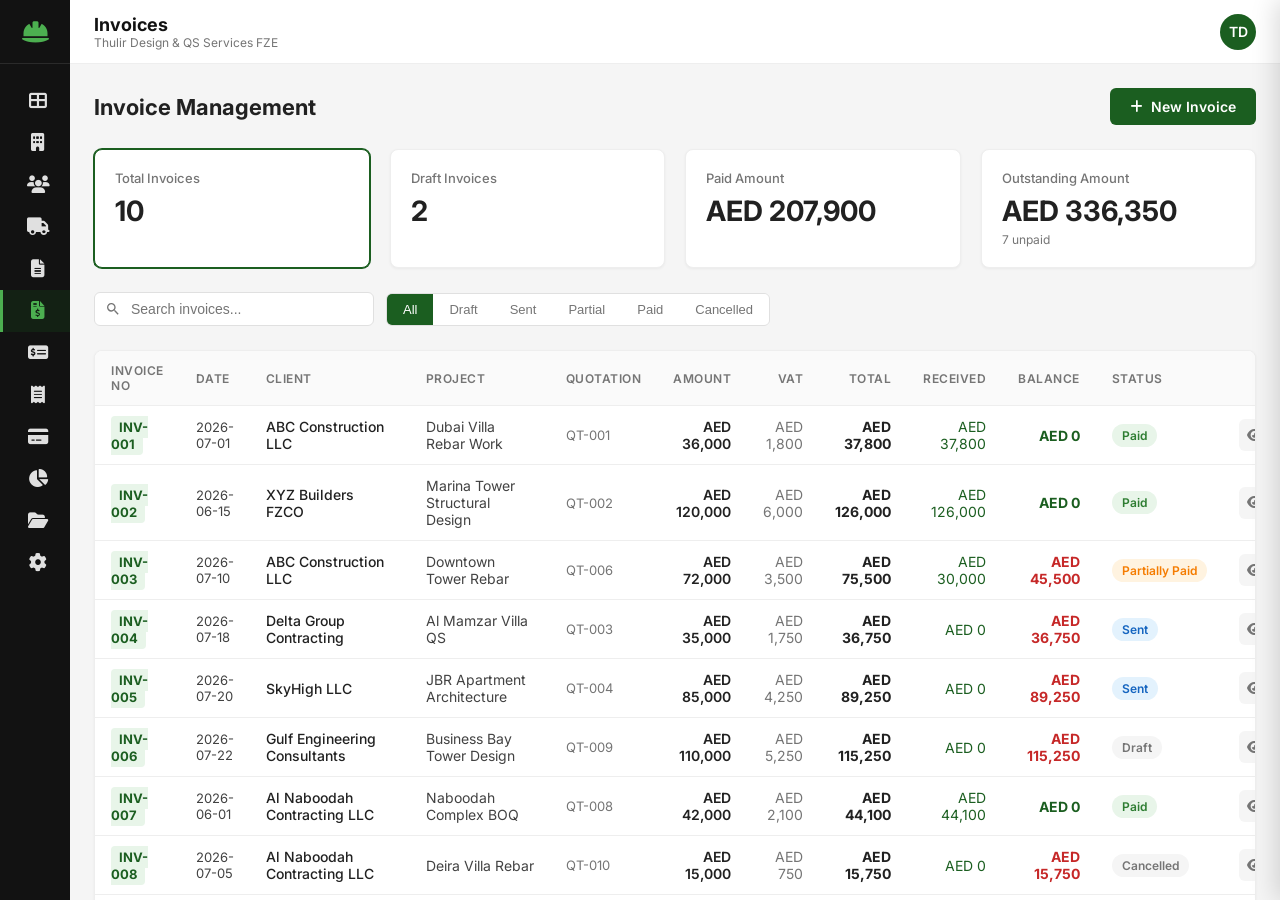
<file: invoices.html>
<!DOCTYPE html>
<html lang="en">
<head>
<meta charset="UTF-8">
<meta name="viewport" content="width=device-width, initial-scale=1.0">
<title>TDQS - Invoices</title>
<link rel="preconnect" href="https://fonts.googleapis.com">
<link rel="preconnect" href="https://fonts.gstatic.com" crossorigin>
<link href="https://fonts.googleapis.com/css2?family=Inter:wght@300;400;500;600;700&family=Playfair+Display:wght@700&display=swap" rel="stylesheet">
<link rel="stylesheet" href="https://cdnjs.cloudflare.com/ajax/libs/font-awesome/6.5.1/css/all.min.css">
<style>
:root{--fg:#1B5E20;--fh:#2E7D32;--fl:#E8F5E9;--fm:#4CAF50;--w:#FFF;--bk:#121212;--g50:#FAFAFA;--g100:#F5F5F5;--g200:#EEE;--g300:#E0E0E0;--g500:#757575;--g700:#424242;--g900:#212121;--sw:70px;--swe:240px;--hh:64px;--red:#C62828;--blue:#1565C0;--orange:#F57C00}
*{margin:0;padding:0;box-sizing:border-box}
body{font-family:'Inter',sans-serif;background:var(--g100);color:var(--g900);overflow:hidden;height:100vh}
.sidebar{position:fixed;top:0;left:0;bottom:0;width:var(--sw);background:var(--bk);color:var(--w);z-index:1000;transition:width .3s cubic-bezier(.4,0,.2,1);overflow:hidden;display:flex;flex-direction:column}
.sidebar:hover{width:var(--swe)}
.sidebar-logo{height:var(--hh);display:flex;align-items:center;padding:0 20px;border-bottom:1px solid rgba(255,255,255,.1);gap:12px;white-space:nowrap}
.sidebar-logo i{font-size:24px;color:var(--fm);min-width:30px;text-align:center}
.sidebar-logo span{font-family:'Playfair Display',serif;font-size:18px;opacity:0;transition:opacity .2s ease .1s}
.sidebar:hover .sidebar-logo span{opacity:1}
.sidebar-nav{flex:1;padding:16px 0;overflow-y:auto;overflow-x:hidden}
.nav-item{display:flex;align-items:center;padding:12px 20px;color:var(--g300);text-decoration:none;gap:12px;cursor:pointer;transition:all .2s;white-space:nowrap;border-left:3px solid transparent}
.nav-item:hover{background:rgba(255,255,255,.05);color:var(--w)}
.nav-item.active{background:rgba(27,94,32,.2);color:var(--fm);border-left-color:var(--fm)}
.nav-item i{font-size:18px;min-width:30px;text-align:center}
.nav-item span{font-size:14px;font-weight:500;opacity:0;transition:opacity .2s ease .1s}
.sidebar:hover .nav-item span{opacity:1}
.main-wrapper{margin-left:var(--sw);height:100vh;display:flex;flex-direction:column;transition:margin-left .3s}
.header{height:var(--hh);background:var(--w);border-bottom:1px solid var(--g200);display:flex;align-items:center;justify-content:space-between;padding:0 24px;position:sticky;top:0;z-index:500;flex-shrink:0}
.header-left{display:flex;align-items:center;gap:16px}
.mobile-toggle{display:none;background:none;border:none;font-size:20px;color:var(--g700);cursor:pointer}
.header-title h1{font-size:18px;font-weight:700;color:var(--bk)}
.header-title p{font-size:12px;color:var(--g500)}
.header-right{display:flex;align-items:center;gap:16px}
.profile-icon{width:36px;height:36px;border-radius:50%;background:var(--fg);color:var(--w);display:flex;align-items:center;justify-content:center;font-weight:600;font-size:14px;cursor:pointer}
.content{flex:1;overflow-y:auto;padding:24px;background:var(--g100)}
.page-header{display:flex;align-items:center;justify-content:space-between;margin-bottom:24px;flex-wrap:wrap;gap:12px}
.page-header h2{font-size:22px;font-weight:700}
.btn{padding:10px 20px;border:none;border-radius:6px;font-size:14px;font-weight:600;cursor:pointer;display:inline-flex;align-items:center;gap:8px;transition:all .2s;font-family:inherit}
.btn-primary{background:var(--fg);color:var(--w)}.btn-primary:hover{background:var(--fh)}
.btn-secondary{background:var(--g100);color:var(--g700);border:1px solid var(--g300)}.btn-secondary:hover{background:var(--g200)}
.btn-sm{padding:6px 12px;font-size:12px}
.btn-outline{background:transparent;color:var(--fg);border:1px solid var(--fg)}.btn-outline:hover{background:var(--fl)}
.filter-bar{display:flex;align-items:center;gap:12px;margin-bottom:24px;flex-wrap:wrap}
.search-input{padding:8px 14px 8px 36px;border:1px solid var(--g300);border-radius:6px;font-size:14px;outline:none;width:280px;background:var(--w) url("data:image/svg+xml,%3Csvg xmlns='http://www.w3.org/2000/svg' fill='%23757575' viewBox='0 0 24 24'%3E%3Cpath d='M15.5 14h-.79l-.28-.27A6.47 6.47 0 0016 9.5 6.5 6.5 0 109.5 16c1.61 0 3.09-.59 4.23-1.57l.27.28v.79l5 4.99L20.49 19l-4.99-5zM9.5 14C7.01 14 5 11.99 5 9.5S7.01 5 9.5 5 14 7.01 14 9.5 11.99 14 9.5 14z'/%3E%3C/svg%3E") 10px center/16px no-repeat;transition:border-color .2s}
.search-input:focus{border-color:var(--fg)}
.filter-pills{display:flex;gap:0;border:1px solid var(--g300);border-radius:6px;overflow:hidden}
.filter-pill{padding:8px 16px;border:none;background:var(--w);font-size:13px;font-weight:500;color:var(--g500);cursor:pointer;transition:all .2s;white-space:nowrap}
.filter-pill:hover{color:var(--fg)}.filter-pill.active{background:var(--fg);color:var(--w)}
.summary-grid{display:grid;grid-template-columns:repeat(4,1fr);gap:20px;margin-bottom:24px}
.summary-card{background:var(--w);border-radius:8px;padding:20px;border:1px solid var(--g200);box-shadow:0 1px 3px rgba(0,0,0,.05);cursor:pointer;transition:all .2s;position:relative;overflow:hidden}
.summary-card:hover{box-shadow:0 4px 12px rgba(0,0,0,.08);transform:translateY(-1px)}
.summary-card.active-filter{border-color:var(--fg);box-shadow:0 0 0 1px var(--fg)}
.summary-card::before{content:'';position:absolute;top:0;left:0;width:4px;height:100%}
.sc-total::before{background:var(--fg)}.sc-draft::before{background:var(--g500)}.sc-paid::before{background:var(--fh)}.sc-outstanding::before{background:var(--red)}
.sc-title{font-size:13px;color:var(--g500);font-weight:500;margin-bottom:8px}
.sc-value{font-size:28px;font-weight:700}
.sc-total .sc-value{color:var(--fg)}.sc-draft .sc-value{color:var(--g500)}.sc-paid .sc-value{color:var(--fh)}.sc-outstanding .sc-value{color:var(--red)}
.sc-sub{font-size:12px;color:var(--g500);margin-top:4px}
.table-card{background:var(--w);border-radius:8px;border:1px solid var(--g200);box-shadow:0 1px 3px rgba(0,0,0,.05);overflow:hidden}
.table-container{overflow-x:auto}
table{width:100%;border-collapse:collapse}
th,td{text-align:left;padding:12px 16px;border-bottom:1px solid var(--g200);font-size:14px}
th{font-weight:600;color:var(--g500);font-size:12px;text-transform:uppercase;letter-spacing:.5px;background:var(--g50);position:sticky;top:0}
tr:hover td{background:var(--g50)}
.status-pill{padding:4px 10px;border-radius:12px;font-size:12px;font-weight:600;white-space:nowrap;display:inline-block}
.sp-draft{background:var(--g100);color:var(--g500)}.sp-sent{background:#E3F2FD;color:var(--blue)}.sp-partial{background:#FFF3E0;color:var(--orange)}.sp-paid{background:var(--fl);color:var(--fh)}.sp-cancelled{background:var(--g100);color:var(--g500)}
.code-badge{font-weight:700;color:var(--fg);font-size:13px;background:var(--fl);padding:3px 8px;border-radius:4px}
.no-results{text-align:center;padding:48px 24px;color:var(--g500)}.no-results i{font-size:48px;margin-bottom:12px;opacity:.3}
.action-btns{display:flex;gap:6px}
.action-btn{width:32px;height:32px;border:none;border-radius:6px;cursor:pointer;display:flex;align-items:center;justify-content:center;font-size:13px;transition:all .15s;background:var(--g100);color:var(--g500)}
.action-btn:hover{background:var(--fl);color:var(--fg)}

.modal-overlay{display:none;position:fixed;inset:0;background:rgba(0,0,0,.5);z-index:2000;align-items:flex-start;justify-content:center;overflow-y:auto}
.modal-overlay.open{display:flex}
.modal{background:var(--w);border-radius:12px;width:800px;max-width:95vw;margin:40px auto;display:flex;flex-direction:column;box-shadow:0 20px 60px rgba(0,0,0,.2)}
.modal-header{display:flex;align-items:center;justify-content:space-between;padding:20px 24px;border-bottom:1px solid var(--g200);position:sticky;top:0;background:var(--w);z-index:2;border-radius:12px 12px 0 0}
.modal-header h2{font-size:18px;font-weight:700}
.modal-close{width:36px;height:36px;border:none;background:var(--g100);border-radius:50%;cursor:pointer;font-size:18px;color:var(--g500);display:flex;align-items:center;justify-content:center;transition:all .2s}
.modal-close:hover{background:#FFEBEE;color:var(--red)}
.modal-body{flex:1;overflow-y:auto;padding:24px}
.form-section{margin-bottom:28px}
.form-section-title{font-size:15px;font-weight:700;color:var(--fg);margin-bottom:16px;padding-bottom:8px;border-bottom:2px solid var(--fl);display:flex;align-items:center;gap:8px}
.form-grid{display:grid;grid-template-columns:1fr 1fr 1fr;gap:16px}
.form-grid .full{grid-column:1/-1}.form-grid .span-2{grid-column:span 2}
.form-group{display:flex;flex-direction:column}
.form-label{font-size:13px;font-weight:600;color:var(--g700);margin-bottom:6px}
.form-input,.form-select,.form-textarea{padding:10px 12px;border:1px solid var(--g300);border-radius:6px;font-size:14px;font-family:inherit;outline:none;transition:border-color .2s;background:var(--w);color:var(--g900)}
.form-textarea{resize:vertical;min-height:60px}
.form-input:focus,.form-select:focus,.form-textarea:focus{border-color:var(--fg)}
.form-input[readonly]{background:var(--fl);border:1px solid rgba(27,94,32,.2);font-weight:700;color:var(--fg)}
.form-input.error,.form-select.error{border-color:var(--red)}
.form-error{font-size:11px;color:var(--red);margin-top:4px;display:none}
.modal-footer{display:flex;justify-content:flex-end;gap:8px;padding:16px 24px;border-top:1px solid var(--g200);position:sticky;bottom:0;background:var(--w);border-radius:0 0 12px 12px}

.items-table{width:100%;border-collapse:collapse;margin-top:12px}
.items-table th{font-size:11px;padding:8px 10px;background:var(--g100);text-transform:uppercase}
.items-table td{padding:8px 10px;vertical-align:middle}
.items-table input,.items-table select{width:100%;padding:6px 8px;border:1px solid var(--g300);border-radius:4px;font-size:13px;font-family:inherit;outline:none}
.items-table input:focus,.items-table select:focus{border-color:var(--fg)}
.items-table .remove-item{width:28px;height:28px;border:none;background:#FFEBEE;color:var(--red);border-radius:4px;cursor:pointer;font-size:12px;display:flex;align-items:center;justify-content:center}
.items-table .remove-item:hover{background:var(--red);color:var(--w)}
.add-item-btn{margin-top:8px;padding:6px 14px;border:1px dashed var(--g300);background:none;border-radius:4px;font-size:13px;color:var(--fg);cursor:pointer;font-weight:600;display:inline-flex;align-items:center;gap:6px}
.add-item-btn:hover{background:var(--fl);border-color:var(--fg)}
.commercial-summary{background:var(--g50);border-radius:8px;padding:20px;margin-top:16px}
.comm-row{display:flex;justify-content:space-between;padding:8px 0;font-size:14px}
.comm-row.total{border-top:2px solid var(--g300);margin-top:8px;padding-top:12px;font-size:16px;font-weight:700;color:var(--fg)}
.comm-row .label{color:var(--g500)}.comm-row .val{font-weight:600}

.drawer-overlay{display:none;position:fixed;inset:0;background:rgba(0,0,0,.4);z-index:1500}
.drawer-overlay.open{display:block}
.drawer{position:fixed;top:0;right:-600px;bottom:0;width:600px;max-width:100vw;background:var(--w);z-index:1501;box-shadow:-4px 0 24px rgba(0,0,0,.15);transition:right .3s cubic-bezier(.4,0,.2,1);display:flex;flex-direction:column}
.drawer.open{right:0}
.drawer-header{padding:20px 24px;border-bottom:1px solid var(--g200);display:flex;justify-content:space-between;align-items:flex-start}
.drawer-info{display:flex;flex-direction:column;gap:8px}
.drawer-top{display:flex;align-items:center;gap:10px}
.drawer-name{font-size:18px;font-weight:700}
.drawer-meta{display:flex;align-items:center;gap:12px;flex-wrap:wrap}
.drawer-quick-actions{display:flex;gap:8px;margin-top:12px;flex-wrap:wrap}
.drawer-quick-actions .btn{font-size:12px;padding:6px 12px}
.drawer-tabs{display:flex;border-bottom:2px solid var(--g200);padding:0 24px;flex-shrink:0;overflow-x:auto}
.dtab{padding:12px 14px;border:none;background:none;font-size:13px;font-weight:600;color:var(--g500);cursor:pointer;border-bottom:2px solid transparent;margin-bottom:-2px;transition:all .2s;white-space:nowrap}
.dtab:hover{color:var(--fg)}.dtab.active{color:var(--fg);border-bottom-color:var(--fg)}
.drawer-body{flex:1;overflow-y:auto;padding:24px}
.dtab-content{display:none}.dtab-content.active{display:block}
.detail-grid{display:grid;grid-template-columns:1fr 1fr;gap:16px}
.detail-item{padding:12px;background:var(--g50);border-radius:6px}
.detail-label{font-size:12px;color:var(--g500);margin-bottom:4px}
.detail-value{font-size:15px;font-weight:600;color:var(--g900)}
.detail-value.highlight{color:var(--fg);font-size:18px}
.detail-value.red{color:var(--red)}.detail-value.green{color:var(--fg)}
.detail-full{grid-column:1/-1}
.mini-table{width:100%;border-collapse:collapse;margin-top:12px}
.mini-table th{font-size:11px;padding:8px 10px;background:var(--g100)}
.mini-table td{font-size:13px;padding:8px 10px}
.timeline{position:relative;padding-left:24px}
.timeline::before{content:'';position:absolute;left:6px;top:4px;bottom:4px;width:2px;background:var(--g300)}
.tl-item{position:relative;margin-bottom:20px}.tl-item:last-child{margin-bottom:0}
.tl-dot{position:absolute;left:-21px;top:4px;width:10px;height:10px;border-radius:50%;background:var(--fg);border:2px solid var(--w);box-shadow:0 0 0 2px var(--fg)}
.tl-date{font-size:12px;font-weight:600;color:var(--g500);margin-bottom:4px}
.tl-text{font-size:14px;color:var(--g700)}.tl-text::before{content:'✓ ';color:var(--fg);font-weight:700}
.empty-state{text-align:center;padding:24px;color:var(--g500);font-size:13px}.empty-state i{display:block;font-size:32px;opacity:.3;margin-bottom:8px}
.toast{position:fixed;bottom:24px;left:50%;transform:translateX(-50%) translateY(80px);padding:12px 24px;border-radius:8px;font-size:14px;font-weight:600;color:var(--w);z-index:9999;transition:transform .3s ease;box-shadow:0 4px 12px rgba(0,0,0,.2)}
.toast.show{transform:translateX(-50%) translateY(0)}.toast-success{background:var(--fg)}.toast-error{background:var(--red)}

.quick-pay-row{display:flex;gap:8px;margin-top:16px;padding:16px;background:var(--fl);border-radius:8px;align-items:flex-end}
.quick-pay-row .form-group{flex:1}

.print-area{display:none}
@media print{
body *{visibility:hidden}.print-area,.print-area *{visibility:visible}
.print-area{position:fixed;left:0;top:0;width:100%;padding:40px;background:#fff;display:block!important}
.print-header{text-align:center;margin-bottom:30px;border-bottom:2px solid var(--bk);padding-bottom:20px}
.print-header h1{font-size:22px;color:var(--bk);margin-bottom:4px}.print-header p{font-size:13px;color:var(--g500)}
.print-info{display:flex;justify-content:space-between;margin-bottom:24px;font-size:13px}
.print-info div{line-height:1.8}.print-info strong{color:var(--bk)}
.print-items{width:100%;border-collapse:collapse;margin:20px 0}
.print-items th,.print-items td{border:1px solid var(--g300);padding:8px 12px;font-size:13px}
.print-items th{background:var(--g100);font-weight:600}
.print-terms{margin-top:24px;font-size:12px;color:var(--g700);line-height:1.8}
.print-sign{display:flex;justify-content:flex-end;margin-top:60px;font-size:13px}
.print-sign-line{width:200px;border-top:1px solid var(--bk);text-align:center;padding-top:6px}
}
@media(max-width:1024px){.summary-grid{grid-template-columns:repeat(2,1fr)}.form-grid{grid-template-columns:1fr 1fr}.form-grid .span-2{grid-column:auto}.detail-grid{grid-template-columns:1fr}}
@media(max-width:768px){.sidebar{width:var(--swe);left:calc(-1*var(--swe))}.sidebar.open{left:0}.sidebar:hover{width:var(--swe)}.sidebar .nav-item span,.sidebar:hover .nav-item span{opacity:1}.sidebar .sidebar-logo span,.sidebar:hover .sidebar-logo span{opacity:1}.main-wrapper{margin-left:0}.mobile-toggle{display:block}.content{padding:16px}.search-input{width:100%}.filter-bar{flex-direction:column;align-items:stretch}.filter-pills{overflow-x:auto}.modal{margin:0;max-width:100vw;min-height:100vh;border-radius:0}.drawer{width:100vw}.drawer-quick-actions{flex-direction:column}.form-grid{grid-template-columns:1fr}}
@media(max-width:480px){.summary-grid{grid-template-columns:1fr}}
</style>
</head>
<body>

<div class="sidebar-overlay" id="sidebarOverlay"></div>
<aside class="sidebar" id="sidebar">
<div class="sidebar-logo"><i class="fas fa-hard-hat"></i><span>THULIR FZE</span></div>
<nav class="sidebar-nav">
<a class="nav-item" href="index.html"><i class="fas fa-th-large"></i><span>Dashboard</span></a>
<a class="nav-item" href="projects.html"><i class="fas fa-building"></i><span>Projects</span></a>
<a class="nav-item" href="clients.html"><i class="fas fa-users"></i><span>Clients</span></a>
<a class="nav-item" href="vendors.html"><i class="fas fa-truck"></i><span>Vendors</span></a>
<a class="nav-item" href="quotations.html"><i class="fas fa-file-alt"></i><span>Quotations</span></a>
<a class="nav-item active" href="invoices.html"><i class="fas fa-file-invoice-dollar"></i><span>Invoices</span></a>
<a class="nav-item" href="payments.html"><i class="fas fa-money-check-alt"></i><span>Payments</span></a>
<a class="nav-item" href="receipts.html"><i class="fas fa-receipt"></i><span>Receipts</span></a>
<a class="nav-item" href="expenses.html"><i class="fas fa-credit-card"></i><span>Expenses</span></a>
<a class="nav-item" href="reports.html"><i class="fas fa-chart-pie"></i><span>Reports</span></a>
<a class="nav-item" href="documents.html"><i class="fas fa-folder-open"></i><span>Documents</span></a>
<a class="nav-item" href="settings.html"><i class="fas fa-cog"></i><span>Settings</span></a>
</nav>
</aside>

<div class="main-wrapper">
<header class="header">
<div class="header-left">
<button class="mobile-toggle" id="mobileToggle"><i class="fas fa-bars"></i></button>
<div class="header-title"><h1>Invoices</h1><p>Thulir Design & QS Services FZE</p></div>
</div>
<div class="header-right"><div class="profile-icon">TD</div></div>
</header>
<main class="content">
<div class="page-header">
<div><h2>Invoice Management</h2></div>
<button class="btn btn-primary" id="addInvoiceBtn"><i class="fas fa-plus"></i> New Invoice</button>
</div>
<div class="summary-grid" id="summaryCards"></div>
<div class="filter-bar">
<div style="position:relative"><input type="text" class="search-input" id="searchInput" placeholder="Search invoices..."></div>
<div class="filter-pills" id="filterPills">
<button class="filter-pill active" data-filter="All">All</button>
<button class="filter-pill" data-filter="Draft">Draft</button>
<button class="filter-pill" data-filter="Sent">Sent</button>
<button class="filter-pill" data-filter="Partially Paid">Partial</button>
<button class="filter-pill" data-filter="Paid">Paid</button>
<button class="filter-pill" data-filter="Cancelled">Cancelled</button>
</div>
</div>
<div class="table-card">
<div class="table-container">
<table>
<thead><tr><th>Invoice No</th><th>Date</th><th>Client</th><th>Project</th><th>Quotation</th><th style="text-align:right">Amount</th><th style="text-align:right">VAT</th><th style="text-align:right">Total</th><th style="text-align:right">Received</th><th style="text-align:right">Balance</th><th>Status</th><th style="width:60px"></th></tr></thead>
<tbody id="invoiceTableBody"></tbody>
</table>
</div>
<div class="no-results" id="noResults" style="display:none"><i class="fas fa-search"></i><p>No invoices found</p></div>
</div>
</main>
</div>

<!-- NEW INVOICE MODAL -->
<div class="modal-overlay" id="modalOverlay">
<div class="modal">
<div class="modal-header"><h2>Create Invoice</h2><button class="modal-close" id="modalClose">&times;</button></div>
<div class="modal-body">
<div class="form-section">
<div class="form-section-title"><i class="fas fa-file-invoice-dollar"></i> Invoice Information</div>
<div class="form-grid">
<div class="form-group"><label class="form-label">Invoice Number</label><input type="text" class="form-input" id="fInvNo" readonly></div>
<div class="form-group"><label class="form-label">Invoice Date</label><input type="date" class="form-input" id="fDate"></div>
<div class="form-group"><label class="form-label">Due Date</label><input type="date" class="form-input" id="fDueDate"></div>
<div class="form-group"><label class="form-label">Client</label><select class="form-select" id="fClient"><option value="">Select Client</option></select><div class="form-error" id="errClient">Required</div></div>
<div class="form-group"><label class="form-label">Project</label><select class="form-select" id="fProject"><option value="">Select Project</option></select></div>
<div class="form-group"><label class="form-label">Quotation Ref</label><input type="text" class="form-input" id="fQuoteRef" placeholder="e.g. QT-001"></div>
</div>
</div>
<div class="form-section">
<div class="form-section-title"><i class="fas fa-list-ol"></i> Invoice Items</div>
<table class="items-table">
<thead><tr><th style="width:40%">Description</th><th style="width:10%">Qty</th><th style="width:15%">Unit</th><th style="width:15%">Rate (AED)</th><th style="width:15%">Amount</th><th style="width:5%"></th></tr></thead>
<tbody id="itemsBody"></tbody>
</table>
<button class="add-item-btn" onclick="addItem()"><i class="fas fa-plus"></i> Add Item</button>
<div class="commercial-summary">
<div class="comm-row"><span class="label">Subtotal</span><span class="val" id="cSubtotal">AED 0</span></div>
<div class="comm-row"><span class="label">VAT (AED)</span><span class="val"><input type="number" id="fVat" min="0" value="0" style="width:100px;padding:4px 8px;border:1px solid var(--g300);border-radius:4px;font-size:13px;text-align:right" oninput="calcCommercial()"></span></div>
<div class="comm-row total"><span class="label">Total Invoice Amount</span><span class="val" id="cTotal">AED 0</span></div>
</div>
</div>
<div class="form-section">
<div class="form-section-title"><i class="fas fa-money-bill-wave"></i> Payment Tracking</div>
<div class="form-grid">
<div class="form-group"><label class="form-label">Total Invoice</label><input type="text" class="form-input" id="fTotalDisplay" readonly></div>
<div class="form-group"><label class="form-label">Received Amount</label><input type="number" class="form-input" id="fReceived" min="0" value="0" oninput="updateBalanceDisplay()"></div>
<div class="form-group"><label class="form-label">Outstanding Balance</label><input type="text" class="form-input" id="fBalanceDisplay" readonly></div>
</div>
</div>
</div>
<div class="modal-footer">
<button class="btn btn-secondary" id="cancelBtn">Cancel</button>
<button class="btn btn-secondary" onclick="saveInvoice('Draft')"><i class="fas fa-save"></i> Save Draft</button>
<button class="btn btn-primary" id="saveBtn" onclick="saveInvoice('Sent')"><i class="fas fa-paper-plane"></i> Save & Send</button>
</div>
</div>
</div>

<!-- DETAIL DRAWER -->
<div class="drawer-overlay" id="drawerOverlay"></div>
<div class="drawer" id="drawer">
<div class="drawer-header">
<div class="drawer-info">
<div class="drawer-top"><span class="code-badge" id="dInvNo"></span><span class="drawer-name" id="dClient"></span></div>
<div class="drawer-meta"><span class="status-pill" id="dStatus"></span><span style="font-size:14px;font-weight:700;color:var(--fg)" id="dTotal"></span></div>
<div class="drawer-quick-actions" id="dQuickActions"></div>
</div>
<button class="modal-close" id="drawerClose">&times;</button>
</div>
<div class="drawer-tabs">
<button class="dtab active" data-dtab="overview">Overview</button>
<button class="dtab" data-dtab="items">Items</button>
<button class="dtab" data-dtab="payments">Payments</button>
<button class="dtab" data-dtab="activities">Activities</button>
</div>
<div class="drawer-body">
<div class="dtab-content active" id="dtab-overview"></div>
<div class="dtab-content" id="dtab-items"></div>
<div class="dtab-content" id="dtab-payments"></div>
<div class="dtab-content" id="dtab-activities"></div>
</div>
</div>

<div class="print-area" id="printArea"></div>

<script>
const CLIENTS=["ABC Construction LLC","XYZ Builders FZCO","Delta Group Contracting","SkyHigh LLC","Coastline Constructions","Gulf Engineering Consultants","Emirates Structural Co.","Al Naboodah Contracting LLC"];
const PROJECTS=["Dubai Villa Rebar Work","Marina Tower Structural Design","Al Mamzar Villa QS","JBR Apartment Architecture","Palm Jumeirah Estimation","Downtown Tower Rebar","SZR Structural","Naboodah Complex BOQ","Business Bay Tower Design","Deira Villa Rebar"];
const UNITS=["Sheet","Ton","Lump Sum","Hour","Month"];

const DEFAULT_INVOICES=[
{id:"INV-001",date:"2026-07-01",dueDate:"2026-07-31",client:"ABC Construction LLC",project:"Dubai Villa Rebar Work",quoteRef:"QT-001",items:[{desc:"Ground Floor Rebar Detailing",qty:25,unit:"Sheet",rate:800,amount:20000},{desc:"First Floor Rebar Detailing",qty:20,unit:"Sheet",rate:800,amount:16000}],subtotal:36000,vat:1800,total:37800,received:37800,status:"Paid",payments:[{date:"15-Jul-2026",ref:"RCT-001",amount:17800},{date:"01-Jul-2026",ref:"RCT-002",amount:20000}],activities:[{date:"15-Jul-2026",text:"Full payment received — Invoice Paid"},{date:"01-Jul-2026",text:"Invoice created and sent"}]},
{id:"INV-002",date:"2026-06-15",dueDate:"2026-07-15",client:"XYZ Builders FZCO",project:"Marina Tower Structural Design",quoteRef:"QT-002",items:[{desc:"Structural Analysis & Design",qty:1,unit:"Lump Sum",rate:100000,amount:100000},{desc:"Calculation Report",qty:1,unit:"Lump Sum",rate:20000,amount:20000}],subtotal:120000,vat:6000,total:126000,received:126000,status:"Paid",payments:[{date:"30-Jun-2026",ref:"RCT-003",amount:126000}],activities:[{date:"30-Jun-2026",text:"Full payment received"},{date:"15-Jun-2026",text:"Invoice created from QT-002"}]},
{id:"INV-003",date:"2026-07-10",dueDate:"2026-08-10",client:"ABC Construction LLC",project:"Downtown Tower Rebar",quoteRef:"QT-006",items:[{desc:"Basement Rebar Detailing",qty:30,unit:"Sheet",rate:900,amount:27000},{desc:"Ground to 5th Floor Rebar",qty:50,unit:"Sheet",rate:900,amount:45000}],subtotal:72000,vat:3500,total:75500,received:30000,status:"Partially Paid",payments:[{date:"20-Jul-2026",ref:"RCT-004",amount:30000}],activities:[{date:"20-Jul-2026",text:"Partial payment received AED 30,000"},{date:"10-Jul-2026",text:"Invoice created and sent"}]},
{id:"INV-004",date:"2026-07-18",dueDate:"2026-08-18",client:"Delta Group Contracting",project:"Al Mamzar Villa QS",quoteRef:"QT-003",items:[{desc:"BOQ Preparation",qty:1,unit:"Lump Sum",rate:30000,amount:30000},{desc:"Quantity Take-off",qty:1,unit:"Lump Sum",rate:5000,amount:5000}],subtotal:35000,vat:1750,total:36750,received:0,status:"Sent",payments:[],activities:[{date:"22-Jul-2026",text:"Invoice sent to client"},{date:"18-Jul-2026",text:"Invoice created"}]},
{id:"INV-005",date:"2026-07-20",dueDate:"2026-08-20",client:"SkyHigh LLC",project:"JBR Apartment Architecture",quoteRef:"QT-004",items:[{desc:"Architectural Floor Plans",qty:1,unit:"Lump Sum",rate:60000,amount:60000},{desc:"3D Visualization",qty:1,unit:"Lump Sum",rate:15000,amount:15000},{desc:"Interior Layout Plans",qty:1,unit:"Lump Sum",rate:10000,amount:10000}],subtotal:85000,vat:4250,total:89250,received:0,status:"Sent",payments:[],activities:[{date:"20-Jul-2026",text:"Invoice sent to client"}]},
{id:"INV-006",date:"2026-07-22",dueDate:"2026-08-22",client:"Gulf Engineering Consultants",project:"Business Bay Tower Design",quoteRef:"QT-009",items:[{desc:"Structural Analysis",qty:1,unit:"Lump Sum",rate:85000,amount:85000},{desc:"Design Drawings",qty:1,unit:"Lump Sum",rate:25000,amount:25000}],subtotal:110000,vat:5250,total:115250,received:0,status:"Draft",payments:[],activities:[{date:"22-Jul-2026",text:"Invoice created as draft"}]},
{id:"INV-007",date:"2026-06-01",dueDate:"2026-07-01",client:"Al Naboodah Contracting LLC",project:"Naboodah Complex BOQ",quoteRef:"QT-008",items:[{desc:"BOQ — Civil Works",qty:1,unit:"Lump Sum",rate:30000,amount:30000},{desc:"BOQ — MEP Coordination",qty:1,unit:"Lump Sum",rate:12000,amount:12000}],subtotal:42000,vat:2100,total:44100,received:44100,status:"Paid",payments:[{date:"10-Jun-2026",ref:"RCT-005",amount:44100}],activities:[{date:"10-Jun-2026",text:"Full payment received"},{date:"01-Jun-2026",text:"Invoice created"}]},
{id:"INV-008",date:"2026-07-05",dueDate:"2026-08-05",client:"Al Naboodah Contracting LLC",project:"Deira Villa Rebar",quoteRef:"QT-010",items:[{desc:"Complete Villa Rebar Detailing",qty:15,unit:"Sheet",rate:800,amount:12000},{desc:"Bar Bending Schedule",qty:1,unit:"Lump Sum",rate:3000,amount:3000}],subtotal:15000,vat:750,total:15750,received:0,status:"Cancelled",payments:[],activities:[{date:"10-Jul-2026",text:"Invoice cancelled"},{date:"05-Jul-2026",text:"Invoice created"}]},
{id:"INV-009",date:"2026-07-25",dueDate:"2026-08-25",client:"ABC Construction LLC",project:"Dubai Villa Rebar Work",quoteRef:"",items:[{desc:"Additional Rebar Detailing — Modifications",qty:10,unit:"Sheet",rate:800,amount:8000},{desc:"Revised Bar Schedule",qty:1,unit:"Lump Sum",rate:4000,amount:4000}],subtotal:12000,vat:600,total:12600,received:5000,status:"Partially Paid",payments:[{date:"28-Jul-2026",ref:"RCT-006",amount:5000}],activities:[{date:"28-Jul-2026",text:"Partial payment AED 5,000"},{date:"25-Jul-2026",text:"Invoice created for extra scope"}]},
{id:"INV-010",date:"2026-07-28",dueDate:"2026-08-28",client:"Coastline Constructions",project:"Palm Jumeirah Estimation",quoteRef:"QT-005",items:[{desc:"Detailed Cost Estimation",qty:1,unit:"Lump Sum",rate:20000,amount:20000},{desc:"Material Cost Breakdown",qty:1,unit:"Lump Sum",rate:5000,amount:5000}],subtotal:25000,vat:1250,total:26250,received:0,status:"Draft",payments:[],activities:[{date:"28-Jul-2026",text:"Invoice created as draft"}]}
];

let invoices=loadInvoices();
let currentFilter="All";
let searchQuery="";
let formItems=[{desc:"",qty:1,unit:"Lump Sum",rate:0,amount:0}];
let currentDrawerId=null;

function loadInvoices(){try{const d=localStorage.getItem('tdqs_invoices');return d?JSON.parse(d):JSON.parse(JSON.stringify(DEFAULT_INVOICES))}catch{return JSON.parse(JSON.stringify(DEFAULT_INVOICES))}}
function saveInvoices(){localStorage.setItem('tdqs_invoices',JSON.stringify(invoices))}
function fmt(n){return "AED "+Number(n||0).toLocaleString()}
function statusClass(s){return{Draft:'sp-draft',Sent:'sp-sent',['Partially Paid']:'sp-partial',Paid:'sp-paid',Cancelled:'sp-cancelled'}[s]||'sp-draft'}
function nextId(){const nums=invoices.map(i=>parseInt(i.id.split('-')[1])||0);return "INV-"+String(Math.max(0,...nums)+1).padStart(3,'0')}
function today(){return new Date().toISOString().split('T')[0]}
function dueDateDefault(){const d=new Date();d.setDate(d.getDate()+30);return d.toISOString().split('T')[0]}

function renderSummary(){
const total=invoices.length;
const draft=invoices.filter(i=>i.status==='Draft').length;
const paid=invoices.filter(i=>i.status==='Paid').reduce((a,i)=>a+i.received,0);
const out=invoices.reduce((a,i)=>a+(i.total-i.received),0);
document.getElementById('summaryCards').innerHTML=`
<div class="summary-card ${currentFilter==='All'?'active-filter':''}" onclick="applyFilter('All')"><div class="sc-title">Total Invoices</div><div class="sc-value">${total}</div></div>
<div class="summary-card ${currentFilter==='Draft'?'active-filter':''}" onclick="applyFilter('Draft')"><div class="sc-title">Draft Invoices</div><div class="sc-value">${draft}</div></div>
<div class="summary-card ${currentFilter==='Paid'?'active-filter':''}" onclick="applyFilter('Paid')"><div class="sc-title">Paid Amount</div><div class="sc-value">${fmt(paid)}</div></div>
<div class="summary-card"><div class="sc-title">Outstanding Amount</div><div class="sc-value">${fmt(out)}</div><div class="sc-sub">${invoices.filter(i=>(i.total-i.received)>0).length} unpaid</div></div>`;
}
function applyFilter(f){currentFilter=f;document.querySelectorAll('.filter-pill').forEach(p=>p.classList.toggle('active',p.dataset.filter===f));renderSummary();renderTable()}

function getFiltered(){
return invoices.filter(i=>{
const mf=currentFilter==='All'||i.status===currentFilter;
const s=searchQuery.toLowerCase();
const ms=!s||i.id.toLowerCase().includes(s)||i.client.toLowerCase().includes(s)||i.project.toLowerCase().includes(s);
return mf&&ms});
}

function renderTable(){
const filtered=getFiltered();
const tbody=document.getElementById('invoiceTableBody');
const noRes=document.getElementById('noResults');
if(!filtered.length){tbody.innerHTML='';noRes.style.display='block';return}
noRes.style.display='none';
tbody.innerHTML=filtered.map(i=>{const bal=i.total-i.received;return `<tr>
<td><span class="code-badge">${i.id}</span></td>
<td style="color:var(--g700);font-size:13px">${i.date}</td>
<td style="font-weight:500;min-width:160px">${i.client}</td>
<td style="color:var(--g700);min-width:140px">${i.project}</td>
<td style="color:var(--g500);font-size:13px">${i.quoteRef||'—'}</td>
<td style="text-align:right;font-weight:600">${fmt(i.subtotal)}</td>
<td style="text-align:right;color:var(--g500)">${fmt(i.vat)}</td>
<td style="text-align:right;font-weight:700">${fmt(i.total)}</td>
<td style="text-align:right;color:var(--fg)">${fmt(i.received)}</td>
<td style="text-align:right;font-weight:700;color:${bal>0?'var(--red)':'var(--fg)'}">${fmt(bal)}</td>
<td><span class="status-pill ${statusClass(i.status)}">${i.status}</span></td>
<td><button class="action-btn" title="View" onclick="openDrawer('${i.id}')"><i class="fas fa-eye"></i></button></td>
</tr>`}).join('');
}

function renderItems(){
const body=document.getElementById('itemsBody');
body.innerHTML=formItems.map((item,i)=>`<tr>
<td><input type="text" value="${item.desc}" placeholder="Description" onchange="formItems[${i}].desc=this.value"></td>
<td><input type="number" value="${item.qty}" min="0" onchange="updateItem(${i},'qty',this.value)"></td>
<td><select onchange="formItems[${i}].unit=this.value">${UNITS.map(u=>`<option ${u===item.unit?'selected':''}>${u}</option>`).join('')}</select></td>
<td><input type="number" value="${item.rate}" min="0" onchange="updateItem(${i},'rate',this.value)"></td>
<td style="font-weight:600;padding:8px 10px">${fmt(item.amount)}</td>
<td><button class="remove-item" onclick="removeItem(${i})" ${formItems.length<=1?'disabled style="opacity:.3;cursor:not-allowed"':''}><i class="fas fa-times"></i></button></td>
</tr>`).join('');
calcCommercial();
}
function addItem(){formItems.push({desc:"",qty:1,unit:"Lump Sum",rate:0,amount:0});renderItems()}
function removeItem(i){if(formItems.length<=1)return;formItems.splice(i,1);renderItems()}
function updateItem(i,f,v){formItems[i][f]=Number(v)||0;formItems[i].amount=formItems[i].qty*formItems[i].rate;renderItems()}
function calcCommercial(){
const sub=formItems.reduce((a,it)=>a+it.amount,0);
const vat=Number(document.getElementById('fVat').value)||0;
const tot=sub+vat;
document.getElementById('cSubtotal').textContent=fmt(sub);
document.getElementById('cTotal').textContent=fmt(tot);
document.getElementById('fTotalDisplay').value=fmt(tot);
updateBalanceDisplay();
}
function updateBalanceDisplay(){
const tot=Number(document.getElementById('cTotal').textContent.replace(/[^0-9.-]/g,''))||0;
const rec=Number(document.getElementById('fReceived').value)||0;
document.getElementById('fBalanceDisplay').value=fmt(tot-rec);
}

function openModal(){
document.getElementById('fInvNo').value=nextId();
document.getElementById('fDate').value=today();
document.getElementById('fDueDate').value=dueDateDefault();
document.getElementById('fClient').selectedIndex=0;
document.getElementById('fProject').innerHTML='<option value="">Select Project</option>';
document.getElementById('fQuoteRef').value='';
document.getElementById('fVat').value='0';
document.getElementById('fReceived').value='0';
formItems=[{desc:"",qty:1,unit:"Lump Sum",rate:0,amount:0}];
renderItems();
document.querySelectorAll('.form-error').forEach(e=>e.style.display='none');
document.querySelectorAll('.form-input.error,.form-select.error').forEach(e=>e.classList.remove('error'));
document.getElementById('modalOverlay').classList.add('open');
}
function closeModal(){document.getElementById('modalOverlay').classList.remove('open')}

function saveInvoice(status){
if(!document.getElementById('fClient').value){document.getElementById('errClient').style.display='block';document.getElementById('fClient').classList.add('error');return}
const sub=formItems.reduce((a,it)=>a+it.amount,0);
const vat=Number(document.getElementById('fVat').value)||0;
const tot=sub+vat;
const rec=Number(document.getElementById('fReceived').value)||0;
let st=status;
if(rec>=tot && tot>0) st='Paid';
else if(rec>0) st='Partially Paid';

invoices.unshift({
id:document.getElementById('fInvNo').value,
date:document.getElementById('fDate').value,
dueDate:document.getElementById('fDueDate').value,
client:document.getElementById('fClient').value,
project:document.getElementById('fProject').value,
quoteRef:document.getElementById('fQuoteRef').value,
items:JSON.parse(JSON.stringify(formItems)),
subtotal:sub,vat:vat,total:tot,received:rec,status:st,
payments:rec>0?[{date:new Date().toLocaleDateString('en-US',{day:'2-digit',month:'short',year:'numeric'}),ref:"RCT-PENDING",amount:rec}]:[],
activities:[{date:new Date().toLocaleDateString('en-US',{day:'2-digit',month:'short',year:'numeric'}),text:st==='Draft'?'Invoice created as draft':'Invoice created and sent to client'}]
});
saveInvoices();closeModal();renderSummary();renderTable();showToast('Invoice saved successfully');
}

function openDrawer(id){
const inv=invoices.find(x=>x.id===id);if(!inv)return;
currentDrawerId=id;
const bal=inv.total-inv.received;
document.getElementById('dInvNo').textContent=inv.id;
document.getElementById('dClient').textContent=inv.client;
document.getElementById('dStatus').textContent=inv.status;document.getElementById('dStatus').className='status-pill '+statusClass(inv.status);
document.getElementById('dTotal').textContent=fmt(inv.total);

let act=`<button class="btn btn-outline btn-sm" onclick="openModal()"><i class="fas fa-plus"></i> New Invoice</button>`;
if(inv.status!=='Paid'&&inv.status!=='Cancelled') act+=`<button class="btn btn-primary btn-sm" onclick="showPayRow()"><i class="fas fa-hand-holding-usd"></i> Record Payment</button>`;
if(inv.status!=='Cancelled') act+=`<button class="btn btn-secondary btn-sm" onclick="printInvoice('${inv.id}')"><i class="fas fa-print"></i> Print</button>`;
document.getElementById('dQuickActions').innerHTML=act;

document.getElementById('dtab-overview').innerHTML=`<div class="detail-grid">
<div class="detail-item"><div class="detail-label">Date</div><div class="detail-value">${inv.date}</div></div>
<div class="detail-item"><div class="detail-label">Due Date</div><div class="detail-value">${inv.dueDate}</div></div>
<div class="detail-item"><div class="detail-label">Project</div><div class="detail-value">${inv.project||'—'}</div></div>
<div class="detail-item"><div class="detail-label">Quotation Ref</div><div class="detail-value">${inv.quoteRef||'—'}</div></div>
<div class="detail-item"><div class="detail-label">Subtotal</div><div class="detail-value">${fmt(inv.subtotal)}</div></div>
<div class="detail-item"><div class="detail-label">VAT</div><div class="detail-value">${fmt(inv.vat)}</div></div>
<div class="detail-item"><div class="detail-label">Total Amount</div><div class="detail-value highlight">${fmt(inv.total)}</div></div>
<div class="detail-item"><div class="detail-label">Received</div><div class="detail-value green">${fmt(inv.received)}</div></div>
<div class="detail-item detail-full"><div class="detail-label">Outstanding Balance</div><div class="detail-value ${bal>0?'red':'green'}" style="font-size:20px">${fmt(bal)}</div></div>
</div>
<div class="quick-pay-row" id="payRow" style="display:none">
<div class="form-group"><label class="form-label">Amount</label><input type="number" class="form-input" id="dPayAmt" min="1" max="${bal}" value="${bal}"></div>
<div class="form-group"><label class="form-label">Date</label><input type="date" class="form-input" id="dPayDate" value="${today()}"></div>
<div class="form-group" style="justify-content:flex-end"><button class="btn btn-primary btn-sm" onclick="recordPayment('${inv.id}')"><i class="fas fa-check"></i> Confirm</button></div>
</div>`;

document.getElementById('dtab-items').innerHTML=inv.items.length?`<table class="mini-table"><thead><tr><th>Description</th><th>Qty</th><th>Unit</th><th style="text-align:right">Rate</th><th style="text-align:right">Amount</th></tr></thead><tbody>${inv.items.map(it=>`<tr><td>${it.desc||'—'}</td><td>${it.qty}</td><td>${it.unit}</td><td style="text-align:right">${fmt(it.rate)}</td><td style="text-align:right;font-weight:600">${fmt(it.amount)}</td></tr>`).join('')}</tbody></table>`:'<div class="empty-state"><i class="fas fa-list"></i>No items</div>';

document.getElementById('dtab-payments').innerHTML=inv.payments.length?`<table class="mini-table"><thead><tr><th>Date</th><th>Reference</th><th style="text-align:right">Amount</th></tr></thead><tbody>${inv.payments.map(p=>`<tr><td>${p.date}</td><td>${p.ref}</td><td style="text-align:right;font-weight:600;color:var(--fg)">${fmt(p.amount)}</td></tr>`).join('')}</tbody></table>`:'<div class="empty-state"><i class="fas fa-money-bill-wave"></i>No payments recorded</div>';

document.getElementById('dtab-activities').innerHTML=inv.activities.length?`<div class="timeline">${inv.activities.map(a=>`<div class="tl-item"><div class="tl-dot"></div><div class="tl-date">${a.date}</div><div class="tl-text">${a.text}</div></div>`).join('')}</div>`:'<div class="empty-state"><i class="fas fa-clock"></i>No activities</div>';

document.querySelectorAll('.dtab').forEach(t=>t.classList.toggle('active',t.dataset.dtab==='overview'));
document.querySelectorAll('.dtab-content').forEach(c=>c.classList.toggle('active',c.id==='dtab-overview'));
document.getElementById('drawer').classList.add('open');document.getElementById('drawerOverlay').classList.add('open');
}

function showPayRow(){document.getElementById('payRow').style.display='flex'}
function closeDrawer(){document.getElementById('drawer').classList.remove('open');document.getElementById('drawerOverlay').classList.remove('open');currentDrawerId=null}

function recordPayment(id){
const inv=invoices.find(x=>x.id===id);if(!inv)return;
const amt=Number(document.getElementById('dPayAmt').value)||0;
if(amt<=0)return;
inv.received+=amt;
if(inv.received>=inv.total)inv.status='Paid';
else inv.status='Partially Paid';
inv.payments.push({date:document.getElementById('dPayDate').value,ref:"RCT-NEW",amount:amt});
inv.activities.unshift({date:new Date().toLocaleDateString('en-US',{day:'2-digit',month:'short',year:'numeric'}),text:`Payment received AED ${amt.toLocaleString()}`});
saveInvoices();renderSummary();renderTable();openDrawer(id);showToast('Payment of '+fmt(amt)+' recorded');
}

function printInvoice(id){
const inv=invoices.find(x=>x.id===id);if(!inv)return;
document.getElementById('printArea').innerHTML=`
<div class="print-header"><h1>THULIR Design & QS Services FZE</h1><p>Construction Design & Quantity Surveying</p></div>
<div class="print-info"><div><strong>Invoice No:</strong> ${inv.id}<br><strong>Date:</strong> ${inv.date}<br><strong>Due Date:</strong> ${inv.dueDate}</div>
<div style="text-align:right"><strong>Client:</strong> ${inv.client}<br><strong>Project:</strong> ${inv.project||'—'}<br>${inv.quoteRef?'<strong>Quotation:</strong> '+inv.quoteRef:''}</div></div>
<table class="print-items"><thead><tr><th>#</th><th>Description</th><th>Qty</th><th>Unit</th><th style="text-align:right">Rate</th><th style="text-align:right">Amount</th></tr></thead>
<tbody>${inv.items.map((it,i)=>`<tr><td>${i+1}</td><td>${it.desc||'—'}</td><td>${it.qty}</td><td>${it.unit}</td><td style="text-align:right">${Number(it.rate).toLocaleString()}</td><td style="text-align:right">${Number(it.amount).toLocaleString()}</td></tr>`).join('')}</tbody></table>
<div style="display:flex;justify-content:flex-end"><div style="width:300px">
<div style="display:flex;justify-content:space-between;padding:6px 0;font-size:14px"><span>Subtotal</span><span>AED ${Number(inv.subtotal).toLocaleString()}</span></div>
<div style="display:flex;justify-content:space-between;padding:6px 0;font-size:14px"><span>VAT</span><span>AED ${Number(inv.vat).toLocaleString()}</span></div>
<div style="display:flex;justify-content:space-between;padding:10px 0;font-size:16px;font-weight:700;border-top:2px solid #212121;margin-top:6px"><span>Total</span><span>AED ${Number(inv.total).toLocaleString()}</span></div>
</div></div>
<div class="print-sign"><div class="print-sign-line">Authorized Signature</div></div>`;
setTimeout(()=>window.print(),200);
}

// EVENTS
document.getElementById('addInvoiceBtn').addEventListener('click',openModal);
document.getElementById('modalClose').addEventListener('click',closeModal);
document.getElementById('cancelBtn').addEventListener('click',closeModal);
document.getElementById('modalOverlay').addEventListener('click',e=>{if(e.target===e.currentTarget)closeModal()});
document.getElementById('drawerClose').addEventListener('click',closeDrawer);
document.getElementById('drawerOverlay').addEventListener('click',closeDrawer);
document.getElementById('searchInput').addEventListener('input',e=>{searchQuery=e.target.value;renderTable()});
document.querySelectorAll('.filter-pill').forEach(pill=>{pill.addEventListener('click',()=>{currentFilter=pill.dataset.filter;document.querySelectorAll('.filter-pill').forEach(p=>p.classList.toggle('active',p===pill));renderSummary();renderTable()})});
document.querySelectorAll('.dtab').forEach(tab=>{tab.addEventListener('click',()=>{document.querySelectorAll('.dtab').forEach(t=>t.classList.remove('active'));document.querySelectorAll('.dtab-content').forEach(c=>c.classList.remove('active'));tab.classList.add('active');document.getElementById('dtab-'+tab.dataset.dtab).classList.add('active')})});
document.getElementById('fClient').addEventListener('change',function(){document.getElementById('errClient').style.display='none';this.classList.remove('error');document.getElementById('fProject').innerHTML='<option value="">Select Project</option>';PROJECTS.forEach(p=>{const o=document.createElement('option');o.textContent=p;document.getElementById('fProject').appendChild(o)})});

// Sidebar
const sidebar=document.getElementById('sidebar'),mobileToggle=document.getElementById('mobileToggle'),overlay=document.getElementById('sidebarOverlay');
mobileToggle.addEventListener('click',()=>{sidebar.classList.toggle('open');overlay.classList.toggle('active')});
overlay.addEventListener('click',()=>{sidebar.classList.remove('open');overlay.classList.remove('active')});
document.querySelectorAll('.nav-item').forEach(item=>{item.addEventListener('click',e=>{document.querySelectorAll('.nav-item').forEach(i=>i.classList.remove('active'));e.currentTarget.classList.add('active');if(window.innerWidth<=768){sidebar.classList.remove('open');overlay.classList.remove('active')}})});

const fc=document.getElementById('fClient');
CLIENTS.forEach(c=>{const o=document.createElement('option');o.textContent=c;fc.appendChild(o)});

function showToast(msg,type='success'){const t=document.createElement('div');t.className='toast toast-'+type;t.textContent=msg;document.body.appendChild(t);setTimeout(()=>t.classList.add('show'),10);setTimeout(()=>{t.classList.remove('show');setTimeout(()=>t.remove(),300)},3000)}

renderSummary();renderTable();
</script>
</body>
</html>
</file>
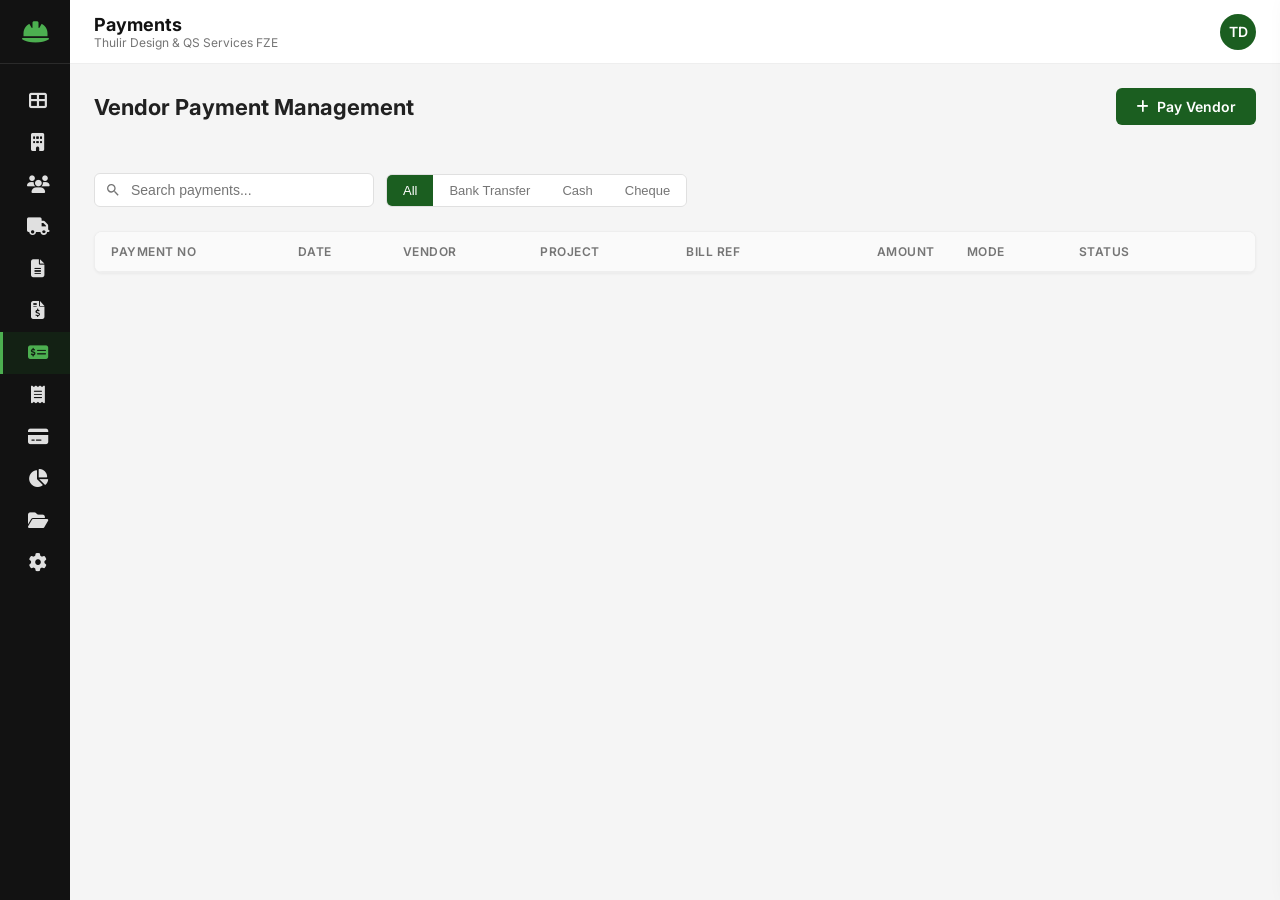
<file: payments.html>
<!DOCTYPE html>
<html lang="en">
<head>
<meta charset="UTF-8">
<meta name="viewport" content="width=device-width, initial-scale=1.0">
<title>TDQS - Payments</title>
<link rel="preconnect" href="https://fonts.googleapis.com">
<link rel="preconnect" href="https://fonts.gstatic.com" crossorigin>
<link href="https://fonts.googleapis.com/css2?family=Inter:wght@300;400;500;600;700&family=Playfair+Display:wght@700&display=swap" rel="stylesheet">
<link rel="stylesheet" href="https://cdnjs.cloudflare.com/ajax/libs/font-awesome/6.5.1/css/all.min.css">
<style>
:root{--fg:#1B5E20;--fh:#2E7D32;--fl:#E8F5E9;--fm:#4CAF50;--w:#FFF;--bk:#121212;--g50:#FAFAFA;--g100:#F5F5F5;--g200:#EEE;--g300:#E0E0E0;--g500:#757575;--g700:#424242;--g900:#212121;--sw:70px;--swe:240px;--hh:64px;--red:#C62828;--blue:#1565C0;--orange:#F57C00}
*{margin:0;padding:0;box-sizing:border-box}
body{font-family:'Inter',sans-serif;background:var(--g100);color:var(--g900);overflow:hidden;height:100vh}
.sidebar{position:fixed;top:0;left:0;bottom:0;width:var(--sw);background:var(--bk);color:var(--w);z-index:1000;transition:width .3s cubic-bezier(.4,0,.2,1);overflow:hidden;display:flex;flex-direction:column}
.sidebar:hover{width:var(--swe)}
.sidebar-logo{height:var(--hh);display:flex;align-items:center;padding:0 20px;border-bottom:1px solid rgba(255,255,255,.1);gap:12px;white-space:nowrap}
.sidebar-logo i{font-size:24px;color:var(--fm);min-width:30px;text-align:center}
.sidebar-logo span{font-family:'Playfair Display',serif;font-size:18px;opacity:0;transition:opacity .2s ease .1s}
.sidebar:hover .sidebar-logo span{opacity:1}
.sidebar-nav{flex:1;padding:16px 0;overflow-y:auto;overflow-x:hidden}
.nav-item{display:flex;align-items:center;padding:12px 20px;color:var(--g300);text-decoration:none;gap:12px;cursor:pointer;transition:all .2s;white-space:nowrap;border-left:3px solid transparent}
.nav-item:hover{background:rgba(255,255,255,.05);color:var(--w)}
.nav-item.active{background:rgba(27,94,32,.2);color:var(--fm);border-left-color:var(--fm)}
.nav-item i{font-size:18px;min-width:30px;text-align:center}
.nav-item span{font-size:14px;font-weight:500;opacity:0;transition:opacity .2s ease .1s}
.sidebar:hover .nav-item span{opacity:1}
.main-wrapper{margin-left:var(--sw);height:100vh;display:flex;flex-direction:column;transition:margin-left .3s}
.header{height:var(--hh);background:var(--w);border-bottom:1px solid var(--g200);display:flex;align-items:center;justify-content:space-between;padding:0 24px;position:sticky;top:0;z-index:500;flex-shrink:0}
.header-left{display:flex;align-items:center;gap:16px}
.mobile-toggle{display:none;background:none;border:none;font-size:20px;color:var(--g700);cursor:pointer}
.header-title h1{font-size:18px;font-weight:700;color:var(--bk)}
.header-title p{font-size:12px;color:var(--g500)}
.header-right{display:flex;align-items:center;gap:16px}
.profile-icon{width:36px;height:36px;border-radius:50%;background:var(--fg);color:var(--w);display:flex;align-items:center;justify-content:center;font-weight:600;font-size:14px;cursor:pointer}
.content{flex:1;overflow-y:auto;padding:24px;background:var(--g100)}
.page-header{display:flex;align-items:center;justify-content:space-between;margin-bottom:24px;flex-wrap:wrap;gap:12px}
.page-header h2{font-size:22px;font-weight:700}
.btn{padding:10px 20px;border:none;border-radius:6px;font-size:14px;font-weight:600;cursor:pointer;display:inline-flex;align-items:center;gap:8px;transition:all .2s;font-family:inherit}
.btn-primary{background:var(--fg);color:var(--w)}.btn-primary:hover{background:var(--fh)}
.btn-secondary{background:var(--g100);color:var(--g700);border:1px solid var(--g300)}.btn-secondary:hover{background:var(--g200)}
.btn-sm{padding:6px 12px;font-size:12px}
.btn-outline{background:transparent;color:var(--fg);border:1px solid var(--fg)}.btn-outline:hover{background:var(--fl)}
.filter-bar{display:flex;align-items:center;gap:12px;margin-bottom:24px;flex-wrap:wrap}
.search-input{padding:8px 14px 8px 36px;border:1px solid var(--g300);border-radius:6px;font-size:14px;outline:none;width:280px;background:var(--w) url("data:image/svg+xml,%3Csvg xmlns='http://www.w3.org/2000/svg' fill='%23757575' viewBox='0 0 24 24'%3E%3Cpath d='M15.5 14h-.79l-.28-.27A6.47 6.47 0 0016 9.5 6.5 6.5 0 109.5 16c1.61 0 3.09-.59 4.23-1.57l.27.28v.79l5 4.99L20.49 19l-4.99-5zM9.5 14C7.01 14 5 11.99 5 9.5S7.01 5 9.5 5 14 7.01 14 9.5 11.99 14 9.5 14z'/%3E%3C/svg%3E") 10px center/16px no-repeat;transition:border-color .2s}
.search-input:focus{border-color:var(--fg)}
.filter-pills{display:flex;gap:0;border:1px solid var(--g300);border-radius:6px;overflow:hidden}
.filter-pill{padding:8px 16px;border:none;background:var(--w);font-size:13px;font-weight:500;color:var(--g500);cursor:pointer;transition:all .2s;white-space:nowrap}
.filter-pill:hover{color:var(--fg)}.filter-pill.active{background:var(--fg);color:var(--w)}
.summary-grid{display:grid;grid-template-columns:repeat(4,1fr);gap:20px;margin-bottom:24px}
.summary-card{background:var(--w);border-radius:8px;padding:20px;border:1px solid var(--g200);box-shadow:0 1px 3px rgba(0,0,0,.05);cursor:pointer;transition:all .2s;position:relative;overflow:hidden}
.summary-card:hover{box-shadow:0 4px 12px rgba(0,0,0,.08);transform:translateY(-1px)}
.summary-card.active-filter{border-color:var(--fg);box-shadow:0 0 0 1px var(--fg)}
.summary-card::before{content:'';position:absolute;top:0;left:0;width:4px;height:100%}
.sc-total::before{background:var(--fg)}.sc-month::before{background:var(--blue)}.sc-pending::before{background:var(--orange)}.sc-cost::before{background:#F57C00}
.sc-title{font-size:13px;color:var(--g500);font-weight:500;margin-bottom:8px}
.sc-value{font-size:28px;font-weight:700}
.sc-total .sc-value{color:var(--fg)}.sc-month .sc-value{color:var(--blue)}.sc-pending .sc-value{color:var(--orange)}.sc-cost .sc-value{color:#F57C00}
.sc-sub{font-size:12px;color:var(--g500);margin-top:4px}
.table-card{background:var(--w);border-radius:8px;border:1px solid var(--g200);box-shadow:0 1px 3px rgba(0,0,0,.05);overflow:hidden}
.table-container{overflow-x:auto}
table{width:100%;border-collapse:collapse}
th,td{text-align:left;padding:12px 16px;border-bottom:1px solid var(--g200);font-size:14px}
th{font-weight:600;color:var(--g500);font-size:12px;text-transform:uppercase;letter-spacing:.5px;background:var(--g50);position:sticky;top:0}
tr:hover td{background:var(--g50)}
.code-badge{font-weight:700;color:var(--fg);font-size:13px;background:var(--fl);padding:3px 8px;border-radius:4px}
.type-tag{font-size:12px;color:var(--g500);background:var(--g100);padding:2px 8px;border-radius:4px}
.sp-paid{background:var(--fl);color:var(--fh)}.sp-pending{background:#FFF3E0;color:var(--orange)}.sp-partial{background:#E3F2FD;color:var(--blue)}
.no-results{text-align:center;padding:48px 24px;color:var(--g500)}.no-results i{font-size:48px;margin-bottom:12px;opacity:.3}
.action-btns{display:flex;gap:6px}
.action-btn{width:32px;height:32px;border:none;border-radius:6px;cursor:pointer;display:flex;align-items:center;justify-content:center;font-size:13px;transition:all .15s;background:var(--g100);color:var(--g500)}
.action-btn:hover{background:var(--fl);color:var(--fg)}

.modal-overlay{display:none;position:fixed;inset:0;background:rgba(0,0,0,.5);z-index:2000;align-items:center;justify-content:center}
.modal-overlay.open{display:flex}
.modal{background:var(--w);border-radius:12px;width:620px;max-width:95vw;max-height:90vh;display:flex;flex-direction:column;box-shadow:0 20px 60px rgba(0,0,0,.2)}
.modal-header{display:flex;align-items:center;justify-content:space-between;padding:20px 24px;border-bottom:1px solid var(--g200)}
.modal-header h2{font-size:18px;font-weight:700}
.modal-close{width:36px;height:36px;border:none;background:var(--g100);border-radius:50%;cursor:pointer;font-size:18px;color:var(--g500);display:flex;align-items:center;justify-content:center;transition:all .2s}
.modal-close:hover{background:#FFEBEE;color:var(--red)}
.modal-body{flex:1;overflow-y:auto;padding:24px}
.form-section{margin-bottom:24px}
.form-section-title{font-size:15px;font-weight:700;color:var(--fg);margin-bottom:16px;padding-bottom:8px;border-bottom:2px solid var(--fl);display:flex;align-items:center;gap:8px}
.form-grid{display:grid;grid-template-columns:1fr 1fr;gap:16px}
.form-grid .full{grid-column:1/-1}
.form-group{display:flex;flex-direction:column}
.form-label{font-size:13px;font-weight:600;color:var(--g700);margin-bottom:6px}
.form-input,.form-select,.form-textarea{padding:10px 12px;border:1px solid var(--g300);border-radius:6px;font-size:14px;font-family:inherit;outline:none;transition:border-color .2s;background:var(--w);color:var(--g900)}
.form-textarea{resize:vertical;min-height:60px}
.form-input:focus,.form-select:focus,.form-textarea:focus{border-color:var(--fg)}
.form-input[readonly]{background:var(--fl);border:1px solid rgba(27,94,32,.2);font-weight:700;color:var(--fg)}
.form-input.error,.form-select.error{border-color:var(--red)}
.form-error{font-size:11px;color:var(--red);margin-top:4px;display:none}
.modal-footer{display:flex;justify-content:flex-end;gap:8px;padding:16px 24px;border-top:1px solid var(--g200)}
.auto-display{background:var(--fl);border:1px solid rgba(27,94,32,.15);border-left:4px solid var(--fg);border-radius:6px;padding:14px 16px;margin-top:8px}
.auto-display .auto-label{font-size:12px;color:var(--fh);font-weight:500}
.auto-display .auto-value{font-size:16px;font-weight:700;color:var(--fg);margin-top:2px}

.drawer-overlay{display:none;position:fixed;inset:0;background:rgba(0,0,0,.4);z-index:1500}
.drawer-overlay.open{display:block}
.drawer{position:fixed;top:0;right:-600px;bottom:0;width:580px;max-width:100vw;background:var(--w);z-index:1501;box-shadow:-4px 0 24px rgba(0,0,0,.15);transition:right .3s cubic-bezier(.4,0,.2,1);display:flex;flex-direction:column}
.drawer.open{right:0}
.drawer-header{padding:20px 24px;border-bottom:1px solid var(--g200);display:flex;justify-content:space-between;align-items:flex-start}
.drawer-info{display:flex;flex-direction:column;gap:8px}
.drawer-top{display:flex;align-items:center;gap:10px}
.drawer-name{font-size:18px;font-weight:700}
.drawer-meta{display:flex;align-items:center;gap:12px;flex-wrap:wrap}
.drawer-quick-actions{display:flex;gap:8px;margin-top:12px;flex-wrap:wrap}
.drawer-quick-actions .btn{font-size:12px;padding:6px 12px}
.drawer-tabs{display:flex;border-bottom:2px solid var(--g200);padding:0 24px;flex-shrink:0;overflow-x:auto}
.dtab{padding:12px 14px;border:none;background:none;font-size:13px;font-weight:600;color:var(--g500);cursor:pointer;border-bottom:2px solid transparent;margin-bottom:-2px;transition:all .2s;white-space:nowrap}
.dtab:hover{color:var(--fg)}.dtab.active{color:var(--fg);border-bottom-color:var(--fg)}
.drawer-body{flex:1;overflow-y:auto;padding:24px}
.dtab-content{display:none}.dtab-content.active{display:block}
.detail-grid{display:grid;grid-template-columns:1fr 1fr;gap:16px}
.detail-item{padding:12px;background:var(--g50);border-radius:6px}
.detail-label{font-size:12px;color:var(--g500);margin-bottom:4px}
.detail-value{font-size:15px;font-weight:600;color:var(--g900)}
.detail-value.highlight{color:var(--fg);font-size:18px}
.detail-value.red{color:var(--red)}.detail-value.green{color:var(--fg)}.detail-value.orange{color:var(--orange)}
.detail-full{grid-column:1/-1}
.mini-table{width:100%;border-collapse:collapse;margin-top:12px}
.mini-table th{font-size:11px;padding:8px 10px;background:var(--g100)}
.mini-table td{font-size:13px;padding:8px 10px}
.timeline{position:relative;padding-left:24px}
.timeline::before{content:'';position:absolute;left:6px;top:4px;bottom:4px;width:2px;background:var(--g300)}
.tl-item{position:relative;margin-bottom:20px}.tl-item:last-child{margin-bottom:0}
.tl-dot{position:absolute;left:-21px;top:4px;width:10px;height:10px;border-radius:50%;background:var(--fg);border:2px solid var(--w);box-shadow:0 0 0 2px var(--fg)}
.tl-date{font-size:12px;font-weight:600;color:var(--g500);margin-bottom:4px}
.tl-text{font-size:14px;color:var(--g700)}.tl-text::before{content:'✓ ';color:var(--fg);font-weight:700}
.empty-state{text-align:center;padding:24px;color:var(--g500);font-size:13px}.empty-state i{display:block;font-size:32px;opacity:.3;margin-bottom:8px}
.toast{position:fixed;bottom:24px;left:50%;transform:translateX(-50%) translateY(80px);padding:12px 24px;border-radius:8px;font-size:14px;font-weight:600;color:var(--w);z-index:9999;transition:transform .3s ease;box-shadow:0 4px 12px rgba(0,0,0,.2)}
.toast.show{transform:translateX(-50%) translateY(0)}.toast-success{background:var(--fg)}.toast-error{background:var(--red)}

.statement-table{width:100%;border-collapse:collapse;margin-top:12px}
.statement-table th{font-size:11px;padding:8px 10px;background:var(--g100);text-align:left}
.statement-table td{font-size:13px;padding:8px 10px}
.statement-table .amt-right{text-align:right;font-weight:600}

.print-area{display:none}
@media print{
body *{visibility:hidden}.print-area,.print-area *{visibility:visible}
.print-area{position:fixed;left:0;top:0;width:100%;padding:40px;background:#fff;display:block!important}
.print-header{display:flex;justify-content:space-between;align-items:center;margin-bottom:30px;border-bottom:2px solid var(--bk);padding-bottom:20px}
.print-header h1{font-size:20px;color:var(--bk)}.print-header p{font-size:13px;color:var(--g500)}
.print-info{display:grid;grid-template-columns:1fr 1fr;gap:24px;margin-bottom:24px;font-size:13px;line-height:2}
.print-info strong{color:var(--bk)}
.print-amount{background:#FFF3E0;padding:20px;border-radius:8px;text-align:right;margin:24px 0}
.print-amount .label{font-size:14px;color:var(--orange)}.print-amount .val{font-size:28px;font-weight:700;color:var(--orange)}
.print-sign{display:flex;justify-content:space-between;margin-top:60px;font-size:13px}
.print-sign-line{width:200px;border-top:1px solid var(--bk);text-align:center;padding-top:6px}
}
@media(max-width:1024px){.summary-grid{grid-template-columns:repeat(2,1fr)}.form-grid{grid-template-columns:1fr}.detail-grid{grid-template-columns:1fr}}
@media(max-width:768px){.sidebar{width:var(--swe);left:calc(-1*var(--swe))}.sidebar.open{left:0}.sidebar:hover{width:var(--swe)}.sidebar .nav-item span,.sidebar:hover .nav-item span{opacity:1}.sidebar .sidebar-logo span,.sidebar:hover .sidebar-logo span{opacity:1}.main-wrapper{margin-left:0}.mobile-toggle{display:block}.content{padding:16px}.search-input{width:100%}.filter-bar{flex-direction:column;align-items:stretch}.filter-pills{overflow-x:auto}.modal{max-width:100vw;max-height:100vh;border-radius:0}.drawer{width:100vw}.drawer-quick-actions{flex-direction:column}}
@media(max-width:480px){.summary-grid{grid-template-columns:1fr}}
</style>
</head>
<body>

<div class="sidebar-overlay" id="sidebarOverlay"></div>
<aside class="sidebar" id="sidebar">
<div class="sidebar-logo"><i class="fas fa-hard-hat"></i><span>THULIR FZE</span></div>
<nav class="sidebar-nav">
<a class="nav-item" href="index.html"><i class="fas fa-th-large"></i><span>Dashboard</span></a>
<a class="nav-item" href="projects.html"><i class="fas fa-building"></i><span>Projects</span></a>
<a class="nav-item" href="clients.html"><i class="fas fa-users"></i><span>Clients</span></a>
<a class="nav-item" href="vendors.html"><i class="fas fa-truck"></i><span>Vendors</span></a>
<a class="nav-item" href="quotations.html"><i class="fas fa-file-alt"></i><span>Quotations</span></a>
<a class="nav-item" href="invoices.html"><i class="fas fa-file-invoice-dollar"></i><span>Invoices</span></a>
<a class="nav-item active" href="payments.html"><i class="fas fa-money-check-alt"></i><span>Payments</span></a>
<a class="nav-item" href="receipts.html"><i class="fas fa-receipt"></i><span>Receipts</span></a>
<a class="nav-item" href="expenses.html"><i class="fas fa-credit-card"></i><span>Expenses</span></a>
<a class="nav-item" href="reports.html"><i class="fas fa-chart-pie"></i><span>Reports</span></a>
<a class="nav-item" href="documents.html"><i class="fas fa-folder-open"></i><span>Documents</span></a>
<a class="nav-item" href="settings.html"><i class="fas fa-cog"></i><span>Settings</span></a>
</nav>
</aside>

<div class="main-wrapper">
<header class="header">
<div class="header-left">
<button class="mobile-toggle" id="mobileToggle"><i class="fas fa-bars"></i></button>
<div class="header-title"><h1>Payments</h1><p>Thulir Design & QS Services FZE</p></div>
</div>
<div class="header-right"><div class="profile-icon">TD</div></div>
</header>
<main class="content">
<div class="page-header">
<div><h2>Vendor Payment Management</h2></div>
<button class="btn btn-primary" id="addPayBtn"><i class="fas fa-plus"></i> Pay Vendor</button>
</div>
<div class="summary-grid" id="summaryCards"></div>
<div class="filter-bar">
<div style="position:relative"><input type="text" class="search-input" id="searchInput" placeholder="Search payments..."></div>
<div class="filter-pills" id="filterPills">
<button class="filter-pill active" data-filter="All">All</button>
<button class="filter-pill" data-filter="Bank Transfer">Bank Transfer</button>
<button class="filter-pill" data-filter="Cash">Cash</button>
<button class="filter-pill" data-filter="Cheque">Cheque</button>
</div>
</div>
<div class="table-card">
<div class="table-container">
<table>
<thead><tr><th>Payment No</th><th>Date</th><th>Vendor</th><th>Project</th><th>Bill Ref</th><th style="text-align:right">Amount</th><th>Mode</th><th>Status</th><th style="width:60px"></th></tr></thead>
<tbody id="payTableBody"></tbody>
</table>
</div>
<div class="no-results" id="noResults" style="display:none"><i class="fas fa-search"></i><p>No payments found</p></div>
</div>
</main>
</div>

<!-- PAY VENDOR MODAL -->
<div class="modal-overlay" id="modalOverlay">
<div class="modal">
<div class="modal-header"><h2>Pay Vendor</h2><button class="modal-close" id="modalClose">&times;</button></div>
<div class="modal-body">
<div class="form-section">
<div class="form-section-title"><i class="fas fa-money-bill-wave"></i> Payment Information</div>
<div class="form-grid">
<div class="form-group"><label class="form-label">Payment Number</label><input type="text" class="form-input" id="fPayNo" readonly></div>
<div class="form-group"><label class="form-label">Payment Date</label><input type="date" class="form-input" id="fDate"></div>
<div class="form-group"><label class="form-label">Vendor</label><select class="form-select" id="fVendor"><option value="">Select Vendor</option></select><div class="form-error" id="errVendor">Required</div></div>
<div class="form-group"><label class="form-label">Project</label><select class="form-select" id="fProject"><option value="">Select Project</option></select></div>
<div class="form-group"><label class="form-label">Vendor Bill Ref</label><input type="text" class="form-input" id="fBillRef" placeholder="e.g. VBL-001"></div>
<div class="form-group"><label class="form-label">Amount (AED)</label><input type="number" class="form-input" id="fAmount" min="1" value="0"><div class="form-error" id="errAmount">Enter amount</div></div>
<div class="form-group"><label class="form-label">Payment Mode</label><select class="form-select" id="fMode"><option>Bank Transfer</option><option>Cash</option><option>Cheque</option></select></div>
<div class="form-group"><label class="form-label">Status</label><select class="form-select" id="fStatus"><option>Paid</option><option>Partial</option><option>Pending</option></select></div>
<div class="form-group full"><label class="form-label">Notes</label><textarea class="form-textarea" id="fNotes" rows="2" placeholder="Bank reference, cheque number, etc."></textarea></div>
</div>
<div class="auto-display" id="vendorBalDisplay" style="display:none">
<div class="auto-label">Vendor Outstanding Balance</div>
<div class="auto-value" id="vendorBal">AED 0</div>
</div>
</div>
</div>
<div class="modal-footer">
<button class="btn btn-secondary" id="cancelBtn">Cancel</button>
<button class="btn btn-primary" id="saveBtn"><i class="fas fa-check"></i> Save Payment</button>
</div>
</div>
</div>

<!-- DRAWER -->
<div class="drawer-overlay" id="drawerOverlay"></div>
<div class="drawer" id="drawer">
<div class="drawer-header">
<div class="drawer-info">
<div class="drawer-top"><span class="code-badge" id="dPayNo"></span><span class="drawer-name" id="dVendor"></span></div>
<div class="drawer-meta"><span class="type-tag" id="dMode"></span><span class="status-pill" id="dStatus"></span><span style="font-size:16px;font-weight:700;color:var(--orange)" id="dAmount"></span></div>
<div class="drawer-quick-actions" id="dQuickActions"></div>
</div>
<button class="modal-close" id="drawerClose">&times;</button>
</div>
<div class="drawer-tabs">
<button class="dtab active" data-dtab="overview">Overview</button>
<button class="dtab" data-dtab="statement">Vendor Statement</button>
<button class="dtab" data-dtab="activities">Activities</button>
</div>
<div class="drawer-body">
<div class="dtab-content active" id="dtab-overview"></div>
<div class="dtab-content" id="dtab-statement"></div>
<div class="dtab-content" id="dtab-activities"></div>
</div>
</div>

<div class="print-area" id="printArea"></div>

<script>
const VENDORS=["Technical Drafting Co.","Design Masters LLC","Arif Hassan Architecture","Build Solutions Estimation","QS Masters UAE","Shyam Detailing Services","Vishnu Cad Services","Hari Estimation Services"];
const PROJECTS=["Dubai Villa Rebar Work","Marina Tower Structural Design","Al Mamzar Villa QS","JBR Apartment Architecture","Palm Jumeirah Estimation","Downtown Tower Rebar","SZR Structural","Naboodah Complex BOQ","Business Bay Tower Design","Deira Villa Rebar"];
const VENDOR_BILLS=["VBL-001","VBL-002","VBL-003","VBL-004","VBL-005","VBL-006","VBL-007","VBL-008","VBL-009","VBL-010"];
const VENDOR_DATA={};
VENDOR_DATA["Technical Drafting Co."]={cost:55000,paid:35000};
VENDOR_DATA["Design Masters LLC"]={cost:130000,paid:120000};
VENDOR_DATA["Arif Hassan Architecture"]={cost:40000,paid:0};
VENDOR_DATA["Build Solutions Estimation"]={cost:10000,paid:0};
VENDOR_DATA["QS Masters UAE"]={cost:33000,paid:31000};
VENDOR_DATA["Shyam Detailing Services"]={cost:12000,paid:8000};
VENDOR_DATA["Vishnu Cad Services"]={cost:8000,paid:4000};
VENDOR_DATA["Hari Estimation Services"]={cost:12000,paid:12000};

const DEFAULT_PAYMENTS=[
{id:"PAY-001",date:"2026-05-15",vendor:"Technical Drafting Co.",project:"Dubai Villa Rebar Work",billRef:"VBL-001",amount:10000,mode:"Bank Transfer",status:"Paid",notes:"Transfer to ADCB",activities:[{date:"15-May-2026",text:"Payment made — Bank Transfer AED 10,000"}]},
{id:"PAY-002",date:"2026-06-01",vendor:"Technical Drafting Co.",project:"Dubai Villa Rebar Work",billRef:"VBL-002",amount:5000,mode:"Bank Transfer",status:"Paid",notes:"Second installment",activities:[{date:"01-Jun-2026",text:"Payment made — Bank Transfer AED 5,000"}]},
{id:"PAY-003",date:"2026-03-15",vendor:"Design Masters LLC",project:"Marina Tower Structural Design",billRef:"VBL-003",amount:45000,mode:"Bank Transfer",status:"Paid",notes:"First milestone",activities:[{date:"15-Mar-2026",text:"Payment made — Bank Transfer AED 45,000"}]},
{id:"PAY-004",date:"2026-06-15",vendor:"Design Masters LLC",project:"SZR Structural",billRef:"VBL-004",amount:5000,mode:"Cash",status:"Paid",notes:"Partial payment for cancelled project",activities:[{date:"15-Jun-2026",text:"Payment made — Cash AED 5,000"}]},
{id:"PAY-005",date:"2026-07-15",vendor:"QS Masters UAE",project:"Al Mamzar Villa QS",billRef:"VBL-005",amount:15000,mode:"Bank Transfer",status:"Paid",notes:"Full payment for BOQ",activities:[{date:"15-Jul-2026",text:"Payment made — Bank Transfer AED 15,000"}]},
{id:"PAY-006",date:"2026-05-10",vendor:"QS Masters UAE",project:"Naboodah Complex BOQ",billRef:"VBL-006",amount:16000,mode:"Cheque",status:"Paid",notes:"Cheque #7890",activities:[{date:"10-May-2026",text:"Payment made — Cheque AED 16,000"}]},
{id:"PAY-007",date:"2026-07-20",vendor:"Technical Drafting Co.",project:"Downtown Tower Rebar",billRef:"VBL-007",amount:20000,mode:"Bank Transfer",status:"Paid",notes:"Third installment",activities:[{date:"20-Jul-2026",text:"Payment made — Bank Transfer AED 20,000"}]},
{id:"PAY-008",date:"2026-07-15",vendor:"Design Masters LLC",project:"Business Bay Tower Design",billRef:"VBL-008",amount:70000,mode:"Bank Transfer",status:"Paid",notes:"Major milestone payment",activities:[{date:"15-Jul-2026",text:"Payment made — Bank Transfer AED 70,000"}]},
{id:"PAY-009",date:"2026-07-20",vendor:"Shyam Detailing Services",project:"Dubai Villa Rebar Work",billRef:"VBL-009",amount:8000,mode:"Bank Transfer",status:"Paid",notes:"Full payment",activities:[{date:"20-Jul-2026",text:"Payment made — Bank Transfer AED 8,000"}]},
{id:"PAY-010",date:"2026-06-30",vendor:"Hari Estimation Services",project:"Business Bay Tower Design",billRef:"VBL-010",amount:12000,mode:"Bank Transfer",status:"Paid",notes:"Full and final settlement",activities:[{date:"30-Jun-2026",text:"Payment made — Bank Transfer AED 12,000"}]},
{id:"PAY-011",date:"2026-07-25",vendor:"Vishnu Cad Services",project:"Downtown Tower Rebar",billRef:"VBL-011",amount:4000,mode:"Cash",status:"Paid",notes:"Cash payment",activities:[{date:"25-Jul-2026",text:"Payment made — Cash AED 4,000"}]}
];

let payments=loadPayments();
let currentFilter="All";
let searchQuery="";
let currentDrawerId=null;

function loadPayments(){try{const d=localStorage.getItem('tdqs_payments');return d?JSON.parse(d):JSON.parse(JSON.stringify(DEFAULT_PAYMENTS))}catch{return JSON.parse(JSON.stringify(DEFAULT_PAYMENTS))}}
function savePayments(){localStorage.setItem('tdqs_payments',JSON.stringify(payments))}
function fmt(n){return "AED "+Number(n||0).toLocaleString()}
function nextId(){const nums=payments.map(p=>parseInt(p.id.split('-')[1])||0);return "PAY-"+String(Math.max(0,...nums)+1).padStart(3,'0')}
function today(){return new Date().toISOString().split('T')[0]}
function getVendorBalance(v){const d=VENDOR_DATA[v];return d?(d.cost-d.paid):0}
function statusClass(s){return{Paid:'sp-paid',['Partial']:'sp-partial',Pending:'sp-pending'}[s]||'sp-pending'}

function renderSummary(){
const total=payments.length;
const thisMonth=payments.filter(p=>{const d=new Date(p.date);const n=new Date();return d.getMonth()===n.getMonth()&&d.getFullYear()===n.getFullYear()}).reduce((a,p)=>a+p.amount,0);
const pending=Object.values(VENDOR_DATA).reduce((a,d)=>a+Math.max(0,d.cost-d.paid),0);
const totalCost=Object.values(VENDOR_DATA).reduce((a,d)=>a+d.cost,0);
document.getElementById('summaryCards').innerHTML=`
<div class="summary-card ${currentFilter==='All'?'active-filter':''}" onclick="applyFilter('All')"><div class="sc-title">Total Payments</div><div class="sc-value">${total}</div></div>
<div class="summary-card"><div class="sc-title">Paid This Month</div><div class="sc-value">${fmt(thisMonth)}</div></div>
<div class="summary-card"><div class="sc-title">Pending Vendor Payment</div><div class="sc-value">${fmt(pending)}</div><div class="sc-sub">${Object.values(VENDOR_DATA).filter(d=>(d.cost-d.paid)>0).length} vendors</div></div>
<div class="summary-card"><div class="sc-title">Total Vendor Cost</div><div class="sc-value">${fmt(totalCost)}</div></div>`;
}
function applyFilter(f){currentFilter=f;document.querySelectorAll('.filter-pill').forEach(p=>p.classList.toggle('active',p.dataset.filter===f));renderSummary();renderTable()}

function getFiltered(){
return payments.filter(p=>{
const mf=currentFilter==='All'||p.mode===currentFilter;
const s=searchQuery.toLowerCase();
const ms=!s||p.id.toLowerCase().includes(s)||p.vendor.toLowerCase().includes(s)||p.project.toLowerCase().includes(s);
return mf&&ms});
}

function renderTable(){
const filtered=getFiltered();
const tbody=document.getElementById('payTableBody');
const noRes=document.getElementById('noResults');
if(!filtered.length){tbody.innerHTML='';noRes.style.display='block';return}
noRes.style.display='none';
tbody.innerHTML=filtered.map(p=>`<tr>
<td><span class="code-badge">${p.id}</span></td>
<td style="color:var(--g700);font-size:13px">${p.date}</td>
<td style="font-weight:500;min-width:180px">${p.vendor}</td>
<td style="color:var(--g700);min-width:160px">${p.project}</td>
<td style="color:var(--g500);font-size:13px">${p.billRef||'—'}</td>
<td style="text-align:right;font-weight:700;color:var(--orange)">${fmt(p.amount)}</td>
<td><span class="type-tag">${p.mode}</span></td>
<td><span class="status-pill ${statusClass(p.status)}">${p.status}</span></td>
<td><button class="action-btn" title="View" onclick="openDrawer('${p.id}')"><i class="fas fa-eye"></i></button></td>
</tr>`).join('');
}

function openModal(){
document.getElementById('fPayNo').value=nextId();
document.getElementById('fDate').value=today();
document.getElementById('fVendor').selectedIndex=0;
document.getElementById('fProject').innerHTML='<option value="">Select Project</option>';
document.getElementById('fBillRef').value='';
document.getElementById('fAmount').value='0';
document.getElementById('fMode').selectedIndex=0;
document.getElementById('fStatus').selectedIndex=0;
document.getElementById('fNotes').value='';
document.getElementById('vendorBalDisplay').style.display='none';
document.querySelectorAll('.form-error').forEach(e=>e.style.display='none');
document.querySelectorAll('.form-input.error,.form-select.error').forEach(e=>e.classList.remove('error'));
document.getElementById('modalOverlay').classList.add('open');
}
function closeModal(){document.getElementById('modalOverlay').classList.remove('open')}

document.getElementById('fVendor').addEventListener('change',function(){
document.getElementById('errVendor').style.display='none';this.classList.remove('error');
const v=this.value;
const sel=document.getElementById('fProject');
sel.innerHTML='<option value="">Select Project</option>';
document.getElementById('vendorBalDisplay').style.display='none';
if(!v)return;
PROJECTS.forEach(p=>{const o=document.createElement('option');o.textContent=p;sel.appendChild(o)});
const bal=getVendorBalance(v);
document.getElementById('vendorBal').textContent=fmt(bal);
document.getElementById('vendorBalDisplay').style.display='block';
if(bal>0)document.getElementById('fAmount').value=Math.min(bal,bal);
});

document.getElementById('saveBtn').addEventListener('click',()=>{
let valid=true;
if(!document.getElementById('fVendor').value){document.getElementById('errVendor').style.display='block';document.getElementById('fVendor').classList.add('error');valid=false}
const amt=Number(document.getElementById('fAmount').value)||0;
if(amt<=0){document.getElementById('errAmount').style.display='block';document.getElementById('fAmount').classList.add('error');valid=false}
else{document.getElementById('errAmount').style.display='none';document.getElementById('fAmount').classList.remove('error')}
if(!valid)return;

const vendor=document.getElementById('fVendor').value;
if(VENDOR_DATA[vendor])VENDOR_DATA[vendor].paid+=amt;

payments.unshift({
id:document.getElementById('fPayNo').value,
date:document.getElementById('fDate').value,
vendor:vendor,
project:document.getElementById('fProject').value,
billRef:document.getElementById('fBillRef').value,
amount:amt,
mode:document.getElementById('fMode').value,
status:document.getElementById('fStatus').value,
notes:document.getElementById('fNotes').value,
activities:[{date:new Date().toLocaleDateString('en-US',{day:'2-digit',month:'short',year:'numeric'}),text:`Payment made — ${document.getElementById('fMode').value} ${fmt(amt)}`}]
});
savePayments();closeModal();renderSummary();renderTable();showToast('Payment '+document.getElementById('fPayNo').value+' saved');
});

function openDrawer(id){
const p=payments.find(x=>x.id===id);if(!p)return;
currentDrawerId=id;
document.getElementById('dPayNo').textContent=p.id;
document.getElementById('dVendor').textContent=p.vendor;
document.getElementById('dMode').textContent=p.mode;
document.getElementById('dStatus').textContent=p.status;document.getElementById('dStatus').className='status-pill '+statusClass(p.status);
document.getElementById('dAmount').textContent=fmt(p.amount);
document.getElementById('dQuickActions').innerHTML=`
<button class="btn btn-outline btn-sm" onclick="openModal()"><i class="fas fa-plus"></i> New Payment</button>
<button class="btn btn-secondary btn-sm" onclick="printPayment('${p.id}')"><i class="fas fa-print"></i> Print</button>`;

const vBal=getVendorBalance(p.vendor);
document.getElementById('dtab-overview').innerHTML=`<div class="detail-grid">
<div class="detail-item"><div class="detail-label">Date</div><div class="detail-value">${p.date}</div></div>
<div class="detail-item"><div class="detail-label">Project</div><div class="detail-value">${p.project||'—'}</div></div>
<div class="detail-item"><div class="detail-label">Vendor Bill Ref</div><div class="detail-value">${p.billRef||'—'}</div></div>
<div class="detail-item"><div class="detail-label">Payment Mode</div><div class="detail-value">${p.mode}</div></div>
<div class="detail-item detail-full"><div class="detail-label">Notes</div><div class="detail-value" style="font-size:13px;font-weight:400">${p.notes||'—'}</div></div>
<div class="detail-item"><div class="detail-label">Vendor Total Cost</div><div class="detail-value orange">${VENDOR_DATA[p.vendor]?fmt(VENDOR_DATA[p.vendor].cost):'—'}</div></div>
<div class="detail-item"><div class="detail-label">Vendor Total Paid</div><div class="detail-value green">${VENDOR_DATA[p.vendor]?fmt(VENDOR_DATA[p.vendor].paid):'—'}</div></div>
<div class="detail-item detail-full"><div class="detail-label">Vendor Outstanding Balance</div><div class="detail-value ${vBal>0?'red':'green'}" style="font-size:20px">${fmt(vBal)}</div></div>
</div>`;

// Vendor Statement
const vPayments=payments.filter(x=>x.vendor===p.vendor);
const vData=VENDOR_DATA[p.vendor];
let stmtRows=[];let bal=0;
if(vData){
vPayments.forEach(py=>{bal+=py.amount;stmtRows.push({date:py.date,desc:'Payment '+py.id+' — '+py.project,debit:py.amount,credit:0,balance:bal})};
}
document.getElementById('dtab-statement').innerHTML=stmtRows.length?`<table class="statement-table">
<thead><tr><th>Date</th><th>Description</th><th style="text-align:right">Paid</th><th style="text-align:right">Total Paid</th></tr></thead>
<tbody>${stmtRows.map(s=>`<tr><td>${s.date}</td><td>${s.desc}</td><td class="amt-right" style="color:var(--orange)">${fmt(s.debit)}</td><td class="amt-right" style="font-weight:700">${fmt(s.balance)}</td></tr>`).join('')}
<tr style="background:#FFF3E0;font-weight:700"><td colspan="2" style="text-align:right">Total Paid to Vendor</td><td class="amt-right" style="color:var(--orange)">${fmt(bal)}</td><td class="amt-right"></td></tr></tbody></table>`:'<div class="empty-state"><i class="fas fa-file-alt"></i>No transactions</div>';

document.getElementById('dtab-activities').innerHTML=p.activities.length?`<div class="timeline">${p.activities.map(a=>`<div class="tl-item"><div class="tl-dot"></div><div class="tl-date">${a.date}</div><div class="tl-text">${a.text}</div></div>`).join('')}</div>`:'<div class="empty-state"><i class="fas fa-clock"></i>No activities</div>';

document.querySelectorAll('.dtab').forEach(t=>t.classList.toggle('active',t.dataset.dtab==='overview'));
document.querySelectorAll('.dtab-content').forEach(c=>c.classList.toggle('active',c.id==='dtab-overview'));
document.getElementById('drawer').classList.add('open');document.getElementById('drawerOverlay').classList.add('open');
}
function closeDrawer(){document.getElementById('drawer').classList.remove('open');document.getElementById('drawerOverlay').classList.remove('open');currentDrawerId=null}

function printPayment(id){
const p=payments.find(x=>x.id===id);if(!p)return;
document.getElementById('printArea').innerHTML=`
<div class="print-header"><div><h1>THULIR Design & QS Services FZE</h1><p>Construction Design & Quantity Surveying</p></div><div style="text-align:right"><h2 style="font-size:24px;color:var(--orange)">PAYMENT VOUCHER</h2></div></div>
<div class="print-info"><div><strong>Payment No:</strong> ${p.id}<br><strong>Date:</strong> ${p.date}<br><strong>Payment Mode:</strong> ${p.mode}<br><strong>Status:</strong> ${p.status}</div>
<div style="text-align:right"><strong>Vendor:</strong> ${p.vendor}<br><strong>Project:</strong> ${p.project||'—'}<br><strong>Bill Ref:</strong> ${p.billRef||'—'}<br>${p.notes?'<strong>Notes:</strong> '+p.notes:''}</div></div>
<div class="print-amount"><div class="label">Payment Amount</div><div class="val">${fmt(p.amount)}</div></div>
<div style="font-size:13px;color:var(--g700);line-height:2">This is to confirm that the above amount has been paid to <strong>${p.vendor}</strong> against ${p.billRef?'bill <strong>'+p.billRef+'</strong>':'vendor services'} for project <strong>${p.project||'—'}</strong>.</div>
<div class="print-sign"><div class="print-sign-line">Prepared By</div><div class="print-sign-line">Authorized Signatory</div></div>`;
setTimeout(()=>window.print(),200);
}

// EVENTS
document.getElementById('addPayBtn').addEventListener('click',openModal);
document.getElementById('modalClose').addEventListener('click',closeModal);
document.getElementById('cancelBtn').addEventListener('click',closeModal);
document.getElementById('modalOverlay').addEventListener('click',e=>{if(e.target===e.currentTarget)closeModal()});
document.getElementById('drawerClose').addEventListener('click',closeDrawer);
document.getElementById('drawerOverlay').addEventListener('click',closeDrawer);
document.getElementById('searchInput').addEventListener('input',e=>{searchQuery=e.target.value;renderTable()});
document.querySelectorAll('.filter-pill').forEach(pill=>{pill.addEventListener('click',()=>{currentFilter=pill.dataset.filter;document.querySelectorAll('.filter-pill').forEach(p=>p.classList.toggle('active',p===pill));renderSummary();renderTable()})});
document.querySelectorAll('.dtab').forEach(tab=>{tab.addEventListener('click',()=>{document.querySelectorAll('.dtab').forEach(t=>t.classList.remove('active'));document.querySelectorAll('.dtab-content').forEach(c=>c.classList.remove('active'));tab.classList.add('active');document.getElementById('dtab-'+tab.dataset.dtab).classList.add('active')})});

const fv=document.getElementById('fVendor');
VENDORS.forEach(v=>{const o=document.createElement('option');o.textContent=v;fv.appendChild(o)});

const sidebar=document.getElementById('sidebar'),mobileToggle=document.getElementById('mobileToggle'),overlay=document.getElementById('sidebarOverlay');
mobileToggle.addEventListener('click',()=>{sidebar.classList.toggle('open');overlay.classList.toggle('active')});
overlay.addEventListener('click',()=>{sidebar.classList.remove('open');overlay.classList.remove('active')});
document.querySelectorAll('.nav-item').forEach(item=>{item.addEventListener('click',e=>{document.querySelectorAll('.nav-item').forEach(i=>i.classList.remove('active'));e.currentTarget.classList.add('active');if(window.innerWidth<=768){sidebar.classList.remove('open');overlay.classList.remove('active')}})});

function showToast(msg,type='success'){const t=document.createElement('div');t.className='toast toast-'+type;t.textContent=msg;document.body.appendChild(t);setTimeout(()=>t.classList.add('show'),10);setTimeout(()=>{t.classList.remove('show');setTimeout(()=>t.remove(),300)},3000)}

renderSummary();renderTable();
</script>
</body>
</html>
</file>
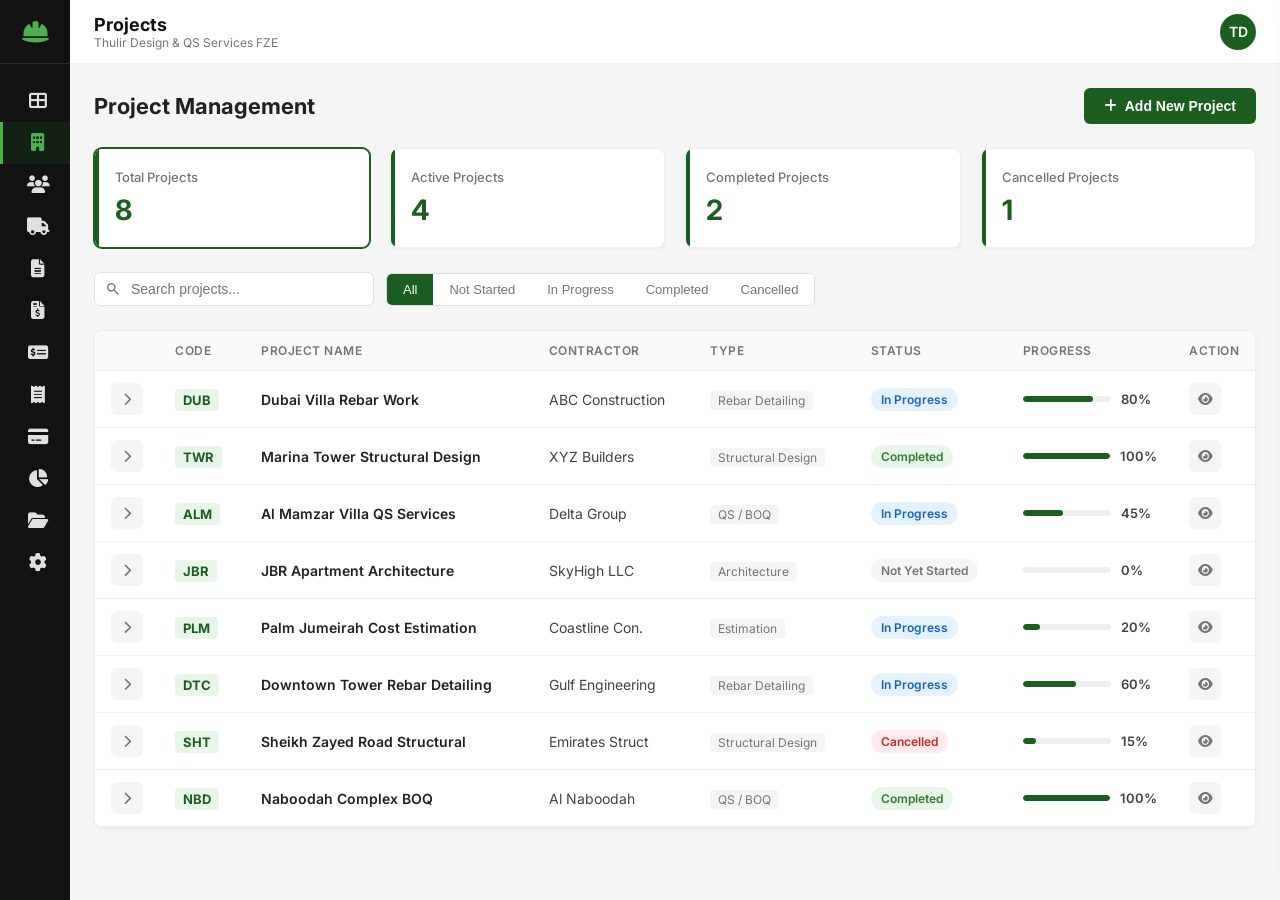
<file: projects.html>
<!DOCTYPE html>
<html lang="en">
<head>
<meta charset="UTF-8">
<meta name="viewport" content="width=device-width, initial-scale=1.0">
<title>TDQS - Projects</title>
<link rel="preconnect" href="https://fonts.googleapis.com">
<link rel="preconnect" href="https://fonts.gstatic.com" crossorigin>
<link href="https://fonts.googleapis.com/css2?family=Inter:wght@300;400;500;600;700&family=Playfair+Display:wght@700&display=swap" rel="stylesheet">
<link rel="stylesheet" href="https://cdnjs.cloudflare.com/ajax/libs/font-awesome/6.5.1/css/all.min.css">
<style>
:root{--fg:#1B5E20;--fh:#2E7D32;--fl:#E8F5E9;--fm:#4CAF50;--w:#FFF;--bk:#121212;--g50:#FAFAFA;--g100:#F5F5F5;--g200:#EEE;--g300:#E0E0E0;--g500:#757575;--g700:#424242;--g900:#212121;--sw:70px;--swe:240px;--hh:64px}
*{margin:0;padding:0;box-sizing:border-box}
body{font-family:'Inter',sans-serif;background:var(--g100);color:var(--g900);overflow:hidden;height:100vh}
.sidebar{position:fixed;top:0;left:0;bottom:0;width:var(--sw);background:var(--bk);color:var(--w);z-index:1000;transition:width .3s cubic-bezier(.4,0,.2,1);overflow:hidden;display:flex;flex-direction:column}
.sidebar:hover{width:var(--swe)}
.sidebar-logo{height:var(--hh);display:flex;align-items:center;padding:0 20px;border-bottom:1px solid rgba(255,255,255,.1);gap:12px;white-space:nowrap}
.sidebar-logo i{font-size:24px;color:var(--fm);min-width:30px;text-align:center}
.sidebar-logo span{font-family:'Playfair Display',serif;font-size:18px;opacity:0;transition:opacity .2s ease .1s}
.sidebar:hover .sidebar-logo span{opacity:1}
.sidebar-nav{flex:1;padding:16px 0;overflow-y:auto;overflow-x:hidden}
.nav-item{display:flex;align-items:center;padding:12px 20px;color:var(--g300);text-decoration:none;gap:12px;cursor:pointer;transition:all .2s;white-space:nowrap;border-left:3px solid transparent}
.nav-item:hover{background:rgba(255,255,255,.05);color:var(--w)}
.nav-item.active{background:rgba(27,94,32,.2);color:var(--fm);border-left-color:var(--fm)}
.nav-item i{font-size:18px;min-width:30px;text-align:center}
.nav-item span{font-size:14px;font-weight:500;opacity:0;transition:opacity .2s ease .1s}
.sidebar:hover .nav-item span{opacity:1}
.main-wrapper{margin-left:var(--sw);height:100vh;display:flex;flex-direction:column;transition:margin-left .3s}
.header{height:var(--hh);background:var(--w);border-bottom:1px solid var(--g200);display:flex;align-items:center;justify-content:space-between;padding:0 24px;position:sticky;top:0;z-index:500;flex-shrink:0}
.header-left{display:flex;align-items:center;gap:16px}
.mobile-toggle{display:none;background:none;border:none;font-size:20px;color:var(--g700);cursor:pointer}
.header-title h1{font-size:18px;font-weight:700;color:var(--bk)}
.header-title p{font-size:12px;color:var(--g500)}
.header-right{display:flex;align-items:center;gap:16px}
.profile-icon{width:36px;height:36px;border-radius:50%;background:var(--fg);color:var(--w);display:flex;align-items:center;justify-content:center;font-weight:600;font-size:14px;cursor:pointer}
.content{flex:1;overflow-y:auto;padding:24px;background:var(--g100)}

/* PAGE HEADER */
.page-header{display:flex;align-items:center;justify-content:space-between;margin-bottom:24px;flex-wrap:wrap;gap:12px}
.page-header-left h2{font-size:22px;font-weight:700}
.btn{padding:10px 20px;border:none;border-radius:6px;font-size:14px;font-weight:600;cursor:pointer;display:inline-flex;align-items:center;gap:8px;transition:all .2s}
.btn-primary{background:var(--fg);color:var(--w)}
.btn-primary:hover{background:var(--fh)}
.btn-secondary{background:var(--g100);color:var(--g700);border:1px solid var(--g300)}
.btn-secondary:hover{background:var(--g200)}
.btn-sm{padding:6px 12px;font-size:12px}
.btn-danger{background:#C62828;color:var(--w)}
.btn-danger:hover{background:#B71C1C}

/* SEARCH & FILTER */
.filter-bar{display:flex;align-items:center;gap:12px;margin-bottom:24px;flex-wrap:wrap}
.search-input{padding:8px 14px 8px 36px;border:1px solid var(--g300);border-radius:6px;font-size:14px;outline:none;width:280px;background:var(--w) url("data:image/svg+xml,%3Csvg xmlns='http://www.w3.org/2000/svg' fill='%23757575' viewBox='0 0 24 24'%3E%3Cpath d='M15.5 14h-.79l-.28-.27A6.47 6.47 0 0016 9.5 6.5 6.5 0 109.5 16c1.61 0 3.09-.59 4.23-1.57l.27.28v.79l5 4.99L20.49 19l-4.99-5zM9.5 14C7.01 14 5 11.99 5 9.5S7.01 5 9.5 5 14 7.01 14 9.5 11.99 14 9.5 14z'/%3E%3C/svg%3E") 10px center/16px no-repeat;transition:border-color .2s}
.search-input:focus{border-color:var(--fg)}
.filter-pills{display:flex;gap:0;border:1px solid var(--g300);border-radius:6px;overflow:hidden}
.filter-pill{padding:8px 16px;border:none;background:var(--w);font-size:13px;font-weight:500;color:var(--g500);cursor:pointer;transition:all .2s;white-space:nowrap}
.filter-pill:hover{color:var(--fg)}
.filter-pill.active{background:var(--fg);color:var(--w)}

/* SUMMARY CARDS */
.summary-grid{display:grid;grid-template-columns:repeat(4,1fr);gap:20px;margin-bottom:24px}
.summary-card{background:var(--w);border-radius:8px;padding:20px;border:1px solid var(--g200);box-shadow:0 1px 3px rgba(0,0,0,.05);cursor:pointer;transition:all .2s;position:relative;overflow:hidden}
.summary-card:hover{box-shadow:0 4px 12px rgba(0,0,0,.08);transform:translateY(-1px)}
.summary-card.active-filter{border-color:var(--fg);box-shadow:0 0 0 1px var(--fg)}
.summary-card::before{content:'';position:absolute;top:0;left:0;width:4px;height:100%}
.summary-card.sc-total::before{background:var(--fg)}
.summary-card.sc-active::before{background:#1565C0}
.summary-card.sc-completed::before{background:var(--fh)}
.summary-card.sc-cancelled::before{background:#C62828}
.sc-title{font-size:13px;color:var(--g500);font-weight:500;margin-bottom:8px}
.sc-value{font-size:28px;font-weight:700}
.sc-total .sc-value{color:var(--fg)}
.sc-active .sc-value{color:#1565C0}
.sc-completed .sc-value{color:var(--fh)}
.sc-cancelled .sc-value{color:#C62828}

/* TABLE */
.table-card{background:var(--w);border-radius:8px;border:1px solid var(--g200);box-shadow:0 1px 3px rgba(0,0,0,.05);overflow:hidden}
.table-container{overflow-x:auto}
table{width:100%;border-collapse:collapse}
th,td{text-align:left;padding:12px 16px;border-bottom:1px solid var(--g200);font-size:14px}
th{font-weight:600;color:var(--g500);font-size:12px;text-transform:uppercase;letter-spacing:.5px;background:var(--g50);position:sticky;top:0}
tr:hover td{background:var(--g50)}
.expanded-row td{padding:0;border-bottom:1px solid var(--g200);background:var(--g50)}
.fin-strip{display:flex;gap:0;padding:16px;overflow-x:auto;flex-wrap:nowrap}
.fin-item{min-width:140px;padding:8px 16px;border-right:1px solid var(--g200);display:flex;flex-direction:column;gap:2px}
.fin-item:last-child{border-right:none}
.fin-label{font-size:11px;color:var(--g500);text-transform:uppercase;letter-spacing:.3px}
.fin-val{font-size:15px;font-weight:700}
.fin-val.green{color:var(--fg)}
.fin-val.red{color:#C62828}
.fin-val.blue{color:#1565C0}
.fin-val.dark{color:var(--g900)}

/* STATUS & PROGRESS */
.status-pill{padding:4px 10px;border-radius:12px;font-size:12px;font-weight:600;white-space:nowrap;display:inline-block}
.sp-progress{background:#E3F2FD;color:#1565C0}
.sp-completed{background:var(--fl);color:var(--fh)}
.sp-not-started{background:var(--g100);color:var(--g500)}
.sp-cancelled{background:#FFEBEE;color:#C62828}
.progress-wrap{display:flex;align-items:center;gap:10px;min-width:120px}
.progress-bar{flex:1;height:6px;background:var(--g200);border-radius:3px;overflow:hidden}
.progress-fill{height:100%;background:var(--fg);border-radius:3px;transition:width .5s ease}
.progress-text{font-size:13px;font-weight:600;color:var(--g700);min-width:36px}
.action-btns{display:flex;gap:6px}
.action-btn{width:32px;height:32px;border:none;border-radius:6px;cursor:pointer;display:flex;align-items:center;justify-content:center;font-size:13px;transition:all .15s;background:var(--g100);color:var(--g500)}
.action-btn:hover{background:var(--fl);color:var(--fg)}
.action-btn.expanded{background:var(--fl);color:var(--fg);transform:rotate(90deg)}
.code-badge{font-weight:700;color:var(--fg);font-size:13px;background:var(--fl);padding:3px 8px;border-radius:4px}
.type-tag{font-size:12px;color:var(--g500);background:var(--g100);padding:2px 8px;border-radius:4px}

/* MODAL */
.modal-overlay{display:none;position:fixed;inset:0;background:rgba(0,0,0,.5);z-index:2000;align-items:center;justify-content:center}
.modal-overlay.open{display:flex}
.modal{background:var(--w);border-radius:12px;width:720px;max-width:95vw;max-height:90vh;display:flex;flex-direction:column;box-shadow:0 20px 60px rgba(0,0,0,.2)}
.modal-header{display:flex;align-items:center;justify-content:space-between;padding:20px 24px;border-bottom:1px solid var(--g200)}
.modal-header h2{font-size:18px;font-weight:700}
.modal-close{width:36px;height:36px;border:none;background:var(--g100);border-radius:50%;cursor:pointer;font-size:18px;color:var(--g500);display:flex;align-items:center;justify-content:center;transition:all .2s}
.modal-close:hover{background:#FFEBEE;color:#C62828}
.modal-body{flex:1;overflow-y:auto;padding:0}

/* STEPPER */
.stepper{display:flex;align-items:center;padding:20px 24px 0;gap:0;position:relative}
.stepper-step{display:flex;flex-direction:column;align-items:center;flex:1;position:relative;z-index:1;cursor:pointer}
.step-num{width:32px;height:32px;border-radius:50%;background:var(--g200);color:var(--g500);display:flex;align-items:center;justify-content:center;font-size:13px;font-weight:700;transition:all .3s;border:2px solid var(--g200)}
.step-label{font-size:11px;color:var(--g500);margin-top:6px;font-weight:500;text-align:center;transition:color .3s}
.stepper-step.active .step-num{background:var(--fg);color:var(--w);border-color:var(--fg)}
.stepper-step.active .step-label{color:var(--fg);font-weight:600}
.stepper-step.done .step-num{background:var(--fl);color:var(--fg);border-color:var(--fm)}
.stepper-step.done .step-label{color:var(--fh)}
.stepper-line{position:absolute;top:35px;left:10%;right:10%;height:2px;background:var(--g200);z-index:0}
.stepper-line-fill{height:100%;background:var(--fg);transition:width .3s;width:0}

/* FORM */
.form-area{padding:24px}
.step-content{display:none}
.step-content.active{display:block}
.form-grid{display:grid;grid-template-columns:1fr 1fr;gap:16px}
.form-grid .full{grid-column:1/-1}
.form-grid .span-1-3{grid-column:span 1}
.form-grid .span-2-3{grid-column:span 1}
.form-group{display:flex;flex-direction:column}
.form-label{font-size:13px;font-weight:600;color:var(--g700);margin-bottom:6px}
.form-label small{font-weight:400;color:var(--g500);font-size:11px}
.form-input,.form-select{padding:10px 12px;border:1px solid var(--g300);border-radius:6px;font-size:14px;font-family:inherit;outline:none;transition:border-color .2s;background:var(--w);color:var(--g900)}
.form-input:focus,.form-select:focus{border-color:var(--fg)}
.form-input[readonly]{background:var(--fl);border:1px solid rgba(27,94,32,.2);border-left:3px solid var(--fg);font-weight:700;color:var(--fg)}
.auto-display{background:var(--fl);border:1px solid rgba(27,94,32,.15);border-left:4px solid var(--fg);border-radius:6px;padding:14px 16px;margin-top:4px}
.auto-display .auto-label{font-size:12px;color:var(--fh);font-weight:500}
.auto-display .auto-value{font-size:20px;font-weight:700;color:var(--fg);margin-top:2px}
.form-error{font-size:11px;color:#C62828;margin-top:4px;display:none}
.form-input.error,.form-select.error{border-color:#C62828}
.modal-footer{display:flex;justify-content:space-between;padding:16px 24px;border-top:1px solid var(--g200)}

/* DOCUMENTS IN FORM */
.doc-section{margin-bottom:20px;padding:16px;background:var(--g50);border-radius:8px}
.doc-section h4{font-size:14px;font-weight:600;margin-bottom:10px;color:var(--g700)}
.doc-upload-row{display:flex;gap:8px;margin-bottom:8px}
.doc-upload-row input[type=file]{flex:1;font-size:13px}
.doc-list{list-style:none}
.doc-list li{display:flex;align-items:center;justify-content:space-between;padding:6px 0;font-size:13px;color:var(--g700);border-bottom:1px solid var(--g200)}
.doc-list li:last-child{border-bottom:none}
.doc-remove{background:none;border:none;color:#C62828;cursor:pointer;font-size:12px}

/* DRAWER */
.drawer-overlay{display:none;position:fixed;inset:0;background:rgba(0,0,0,.4);z-index:1500}
.drawer-overlay.open{display:block}
.drawer{position:fixed;top:0;right:-600px;bottom:0;width:580px;max-width:100vw;background:var(--w);z-index:1501;box-shadow:-4px 0 24px rgba(0,0,0,.15);transition:right .3s cubic-bezier(.4,0,.2,1);display:flex;flex-direction:column}
.drawer.open{right:0}
.drawer-header{padding:20px 24px;border-bottom:1px solid var(--g200);display:flex;justify-content:space-between;align-items:flex-start}
.drawer-info{display:flex;flex-direction:column;gap:8px}
.drawer-top{display:flex;align-items:center;gap:10px}
.drawer-name{font-size:18px;font-weight:700}
.drawer-meta{display:flex;align-items:center;gap:12px;flex-wrap:wrap}
.drawer-tabs{display:flex;border-bottom:2px solid var(--g200);padding:0 24px;flex-shrink:0}
.dtab{padding:12px 16px;border:none;background:none;font-size:13px;font-weight:600;color:var(--g500);cursor:pointer;border-bottom:2px solid transparent;margin-bottom:-2px;transition:all .2s;white-space:nowrap}
.dtab:hover{color:var(--fg)}
.dtab.active{color:var(--fg);border-bottom-color:var(--fg)}
.drawer-body{flex:1;overflow-y:auto;padding:24px}
.dtab-content{display:none}
.dtab-content.active{display:block}
.detail-grid{display:grid;grid-template-columns:1fr 1fr;gap:16px}
.detail-item{padding:12px;background:var(--g50);border-radius:6px}
.detail-label{font-size:12px;color:var(--g500);margin-bottom:4px}
.detail-value{font-size:15px;font-weight:600;color:var(--g900)}
.detail-value.highlight{color:var(--fg);font-size:18px}
.detail-value.red{color:#C62828}
.detail-full{grid-column:1/-1}
.progress-update{display:flex;align-items:center;gap:12px;margin-top:16px;padding:16px;background:var(--fl);border-radius:8px}
.progress-update input[type=range]{flex:1;accent-color:var(--fg)}
.progress-update span{font-weight:700;color:var(--fg);min-width:40px;text-align:center}

/* DOC LIST IN DRAWER */
.drawer-doc-section{margin-bottom:20px}
.drawer-doc-section h4{font-size:14px;font-weight:600;margin-bottom:8px;display:flex;align-items:center;gap:8px}
.drawer-doc-section h4 i{color:var(--fg);font-size:13px}
.drawer-doc-list{list-style:none;padding-left:28px}
.drawer-doc-list li{padding:4px 0;font-size:13px;color:var(--g700);display:flex;align-items:center;gap:6px}
.drawer-doc-list li i{color:var(--g500);font-size:11px}
.empty-state{text-align:center;padding:24px;color:var(--g500);font-size:13px}

/* TIMELINE */
.timeline{position:relative;padding-left:24px}
.timeline::before{content:'';position:absolute;left:6px;top:4px;bottom:4px;width:2px;background:var(--g300)}
.tl-item{position:relative;margin-bottom:20px}
.tl-item:last-child{margin-bottom:0}
.tl-dot{position:absolute;left:-21px;top:4px;width:10px;height:10px;border-radius:50%;background:var(--fg);border:2px solid var(--w);box-shadow:0 0 0 2px var(--fg)}
.tl-date{font-size:12px;font-weight:600;color:var(--g500);margin-bottom:4px}
.tl-text{font-size:14px;color:var(--g700)}
.tl-text::before{content:'✓ ';color:var(--fg);font-weight:700}

/* TOAST */
.toast{position:fixed;bottom:24px;left:50%;transform:translateX(-50%) translateY(80px);padding:12px 24px;border-radius:8px;font-size:14px;font-weight:600;color:var(--w);z-index:9999;transition:transform .3s ease;box-shadow:0 4px 12px rgba(0,0,0,.2)}
.toast.show{transform:translateX(-50%) translateY(0)}
.toast-success{background:var(--fg)}
.toast-error{background:#C62828}

/* NO RESULTS */
.no-results{text-align:center;padding:48px 24px;color:var(--g500)}
.no-results i{font-size:48px;margin-bottom:12px;opacity:.3}
.no-results p{font-size:15px}

/* RESPONSIVE */
@media(max-width:1024px){
.summary-grid{grid-template-columns:repeat(2,1fr)}
.form-grid{grid-template-columns:1fr}
.form-grid .span-1-3,.form-grid .span-2-3{grid-column:auto}
.detail-grid{grid-template-columns:1fr}
}
@media(max-width:768px){
.sidebar{width:var(--swe);left:calc(-1*var(--swe))}
.sidebar.open{left:0}
.sidebar:hover{width:var(--swe)}
.sidebar .nav-item span,.sidebar:hover .nav-item span{opacity:1}
.sidebar .sidebar-logo span,.sidebar:hover .sidebar-logo span{opacity:1}
.main-wrapper{margin-left:0}
.mobile-toggle{display:block}
.content{padding:16px}
.search-input{width:100%}
.filter-bar{flex-direction:column;align-items:stretch}
.filter-pills{overflow-x:auto}
.stepper{padding:16px 16px 0}
.step-label{font-size:10px}
.modal{max-width:100vw;max-height:100vh;border-radius:0}
.drawer{width:100vw}
}
@media(max-width:480px){.summary-grid{grid-template-columns:1fr}}
</style>
</head>
<body>

<div class="sidebar-overlay" id="sidebarOverlay"></div>
<aside class="sidebar" id="sidebar">
<div class="sidebar-logo"><i class="fas fa-hard-hat"></i><span>THULIR FZE</span></div>
<nav class="sidebar-nav">
<a class="nav-item" href="index.html"><i class="fas fa-th-large"></i><span>Dashboard</span></a>
<a class="nav-item active" href="projects.html"><i class="fas fa-building"></i><span>Projects</span></a>
<a class="nav-item" href="contractors.html"><i class="fas fa-users"></i><span>Contractors</span></a>
<a class="nav-item" href="vendors.html"><i class="fas fa-truck"></i><span>Vendors</span></a>
<a class="nav-item" href="quotations.html"><i class="fas fa-file-alt"></i><span>Quotations</span></a>
<a class="nav-item" href="invoices.html"><i class="fas fa-file-invoice-dollar"></i><span>Invoices</span></a>
<a class="nav-item" href="payments.html"><i class="fas fa-money-check-alt"></i><span>Payments</span></a>
<a class="nav-item" href="receipts.html"><i class="fas fa-receipt"></i><span>Receipts</span></a>
<a class="nav-item" href="expenses.html"><i class="fas fa-credit-card"></i><span>Expenses</span></a>
<a class="nav-item" href="reports.html"><i class="fas fa-chart-pie"></i><span>Reports</span></a>
<a class="nav-item" href="documents.html"><i class="fas fa-folder-open"></i><span>Documents</span></a>
<a class="nav-item" href="settings.html"><i class="fas fa-cog"></i><span>Settings</span></a>
</nav>
</aside>

<div class="main-wrapper">
<header class="header">
<div class="header-left">
<button class="mobile-toggle" id="mobileToggle"><i class="fas fa-bars"></i></button>
<div class="header-title"><h1>Projects</h1><p>Thulir Design & QS Services FZE</p></div>
</div>
<div class="header-right"><div class="profile-icon">TD</div></div>
</header>

<main class="content">
<div class="page-header">
<div class="page-header-left"><h2>Project Management</h2></div>
<button class="btn btn-primary" id="addProjectBtn"><i class="fas fa-plus"></i> Add New Project</button>
</div>

<div class="summary-grid" id="summaryCards"></div>

<div class="filter-bar">
<div style="position:relative"><input type="text" class="search-input" id="searchInput" placeholder="Search projects..."></div>
<div class="filter-pills" id="filterPills">
<button class="filter-pill active" data-filter="All">All</button>
<button class="filter-pill" data-filter="Not Yet Started">Not Started</button>
<button class="filter-pill" data-filter="In Progress">In Progress</button>
<button class="filter-pill" data-filter="Completed">Completed</button>
<button class="filter-pill" data-filter="Cancelled">Cancelled</button>
</div>
</div>

<div class="table-card">
<div class="table-container">
<table>
<thead><tr>
<th style="width:36px"></th>
<th>Code</th>
<th>Project Name</th>
<th>Contractor</th>
<th>Type</th>
<th>Status</th>
<th>Progress</th>
<th style="width:80px">Action</th>
</tr></thead>
<tbody id="projectTableBody"></tbody>
</table>
</div>
<div class="no-results" id="noResults" style="display:none"><i class="fas fa-search"></i><p>No projects found</p></div>
</div>
</main>
</div>

<!-- ADD PROJECT MODAL -->
<div class="modal-overlay" id="modalOverlay">
<div class="modal">
<div class="modal-header"><h2>Add New Project</h2><button class="modal-close" id="modalClose">&times;</button></div>
<div class="modal-body">
<div class="stepper" id="stepper">
<div class="stepper-line"><div class="stepper-line-fill" id="stepperFill"></div></div>
<div class="stepper-step active" data-step="1"><div class="step-num">1</div><div class="step-label">Project Info</div></div>
<div class="stepper-step" data-step="2"><div class="step-num">2</div><div class="step-label">Commercial</div></div>
<div class="stepper-step" data-step="3"><div class="step-num">3</div><div class="step-label">Invoice</div></div>
<div class="stepper-step" data-step="4"><div class="step-num">4</div><div class="step-label">Vendor</div></div>
<div class="stepper-step" data-step="5"><div class="step-num">5</div><div class="step-label">Documents</div></div>
</div>
<div class="form-area">
<!-- Step 1 -->
<div class="step-content active" data-step="1">
<div class="form-grid">
<div class="form-group span-1-3"><label class="form-label">Project Code <small>Max 3 chars</small></label><input type="text" class="form-input" id="fCode" maxlength="3" placeholder="e.g. DUB" style="text-transform:uppercase"><div class="form-error" id="errCode">Max 3 characters allowed</div></div>
<div class="form-group span-2-3"><label class="form-label">Project Name</label><input type="text" class="form-input" id="fName" placeholder="Enter project name"><div class="form-error" id="errName">Project name is required</div></div>
<div class="form-group"><label class="form-label">Contractor</label><select class="form-select" id="fContractor"><option value="">Select Contractor</option></select><div class="form-error" id="errContractor">Select a contractor</div></div>
<div class="form-group"><label class="form-label">Project Type</label><select class="form-select" id="fType"><option value="">Select Type</option><option>Rebar Detailing</option><option>Structural Design</option><option>Architecture</option><option>QS / BOQ</option><option>Estimation</option><option>Other</option></select><div class="form-error" id="errType">Select project type</div></div>
<div class="form-group full"><label class="form-label">Location</label><input type="text" class="form-input" id="fLocation" placeholder="Enter location"></div>
<div class="form-group"><label class="form-label">Start Date</label><input type="date" class="form-input" id="fStart"></div>
<div class="form-group"><label class="form-label">Expected Completion</label><input type="date" class="form-input" id="fEnd"></div>
<div class="form-group"><label class="form-label">Status</label><select class="form-select" id="fStatus"><option>Not Yet Started</option><option>In Progress</option><option>Completed</option><option>Cancelled</option></select></div>
<div class="form-group"><label class="form-label">Progress %</label><input type="number" class="form-input" id="fProgress" min="0" max="100" value="0"></div>
</div>
</div>
<!-- Step 2 -->
<div class="step-content" data-step="2">
<div class="form-grid">
<div class="form-group"><label class="form-label">Approved Amount (AED)</label><input type="number" class="form-input" id="fApproved" min="0" value="0"></div>
<div class="form-group"><label class="form-label">VAT (AED)</label><input type="number" class="form-input" id="fVat" min="0" value="0"></div>
<div class="form-group full"><div class="auto-display"><div class="auto-label">Total Contract Value</div><div class="auto-value" id="fTotalContract">AED 0</div></div></div>
</div>
</div>
<!-- Step 3 -->
<div class="step-content" data-step="3">
<div class="form-grid">
<div class="form-group"><label class="form-label">Total Invoice (AED) <small>Auto-linked from invoices</small></label><input type="number" class="form-input" id="fInvoice" min="0" value="0"></div>
<div class="form-group"><label class="form-label">Received Amount (AED) <small>Auto-linked from receipts</small></label><input type="number" class="form-input" id="fReceived" min="0" value="0"></div>
<div class="form-group full"><div class="auto-display"><div class="auto-label">Outstanding Amount</div><div class="auto-value" id="fOutstanding">AED 0</div></div></div>
</div>
</div>
<!-- Step 4 -->
<div class="step-content" data-step="4">
<div class="form-grid">
<div class="form-group"><label class="form-label">Assigned Vendor</label><select class="form-select" id="fVendor"><option value="">None</option></select></div>
<div class="form-group"><label class="form-label">Scope</label><select class="form-select" id="fScope"><option value="">Select Scope</option><option>Rebar Detailing</option><option>Structural Design</option><option>Architecture</option><option>QS</option><option>BOQ Preparation</option><option>Estimation</option><option>Other</option></select></div>
<div class="form-group"><label class="form-label">Vendor Cost (AED)</label><input type="number" class="form-input" id="fVCost" min="0" value="0"></div>
<div class="form-group"><label class="form-label">Vendor Paid (AED)</label><input type="number" class="form-input" id="fVPaid" min="0" value="0"></div>
<div class="form-group full"><div class="auto-display"><div class="auto-label">Vendor Balance Pending</div><div class="auto-value" id="fVBalance">AED 0</div></div></div>
</div>
</div>
<!-- Step 5 -->
<div class="step-content" data-step="5">
<div class="doc-section"><h4><i class="fas fa-drafting-compass"></i> Drawings</h4><div class="doc-upload-row"><input type="file" id="docDrawings" multiple><button class="btn btn-secondary btn-sm" onclick="addDoc('drawings')">Add</button></div><ul class="doc-list" id="docListDrawings"></ul></div>
<div class="doc-section"><h4><i class="fas fa-question-circle"></i> RFI</h4><div class="doc-upload-row"><input type="file" id="docRfi" multiple><button class="btn btn-secondary btn-sm" onclick="addDoc('rfi')">Add</button></div><ul class="doc-list" id="docListRfi"></ul></div>
<div class="doc-section"><h4><i class="fas fa-check-circle"></i> Final Submission</h4><div class="doc-upload-row"><input type="file" id="docFinal" multiple><button class="btn btn-secondary btn-sm" onclick="addDoc('final')">Add</button></div><ul class="doc-list" id="docListFinal"></ul></div>
</div>
</div>
</div>
<div class="modal-footer">
<button class="btn btn-secondary" id="prevBtn" style="visibility:hidden"><i class="fas fa-arrow-left"></i> Previous</button>
<div style="display:flex;gap:8px">
<button class="btn btn-secondary" id="cancelBtn">Cancel</button>
<button class="btn btn-primary" id="nextBtn">Next <i class="fas fa-arrow-right"></i></button>
</div>
</div>
</div>
</div>

<!-- PROJECT DETAIL DRAWER -->
<div class="drawer-overlay" id="drawerOverlay"></div>
<div class="drawer" id="drawer">
<div class="drawer-header">
<div class="drawer-info">
<div class="drawer-top"><span class="code-badge" id="dCode"></span><span class="drawer-name" id="dName"></span></div>
<div class="drawer-meta"><span class="status-pill" id="dStatus"></span><div class="progress-wrap"><div class="progress-bar"><div class="progress-fill" id="dProgressBar"></div></div><span class="progress-text" id="dProgressText"></span></div></div>
</div>
<button class="modal-close" id="drawerClose">&times;</button>
</div>
<div class="drawer-tabs">
<button class="dtab active" data-dtab="overview">Overview</button>
<button class="dtab" data-dtab="commercial">Commercial</button>
<button class="dtab" data-dtab="vendor">Vendor</button>
<button class="dtab" data-dtab="documents">Documents</button>
<button class="dtab" data-dtab="activity">Activity</button>
</div>
<div class="drawer-body">
<div class="dtab-content active" id="dtab-overview"></div>
<div class="dtab-content" id="dtab-commercial"></div>
<div class="dtab-content" id="dtab-vendor"></div>
<div class="dtab-content" id="dtab-documents"></div>
<div class="dtab-content" id="dtab-activity"></div>
</div>
</div>

<script>
// ── DATA ──
const CONTRACTORS = ["ABC Construction","XYZ Builders","Delta Group","SkyHigh LLC","Coastline Con.","Gulf Engineering","Emirates Struct","Al Naboodah"];
const VENDORS = ["Al Futtaim Supplies","Emirates Hardware LLC","Technical Drafting Co.","Design Masters LLC","Build Solutions","Steel Works UAE"];
const TYPE_CODES = {"Rebar Detailing":"RBD","Structural Design":"STR","Architecture":"ARC","QS / BOQ":"QS","Estimation":"EST","Other":"OTH"};

const DEFAULT_PROJECTS = [
{id:"PRJ-001",code:"DUB",name:"Dubai Villa Rebar Work",contractor:"ABC Construction",type:"Rebar Detailing",location:"Dubai, JVC",startDate:"2025-04-15",expectedCompletion:"2025-10-30",status:"In Progress",progress:80,approvedAmount:50000,vat:2500,totalInvoice:40000,receivedAmount:32000,vendor:"Technical Drafting Co.",vendorScope:"Rebar Detailing",vendorCost:20000,vendorPaid:15000,documents:{drawings:["Villa_GF_Rebar.dwg","Villa_FF_Rebar.dwg"],rfi:["RFI-001_Coverage.pdf"],finalSubmission:[]},activities:[{date:"29-Jul-2026",text:"Invoice INV-003 created"},{date:"25-Jul-2026",text:"Payment received AED 12,000"},{date:"20-Jul-2026",text:"Vendor payment made AED 5,000"},{date:"15-Jul-2026",text:"Progress updated to 80%"},{date:"01-Jul-2026",text:"Project updated"}]},
{id:"PRJ-002",code:"TWR",name:"Marina Tower Structural Design",contractor:"XYZ Builders",type:"Structural Design",location:"Dubai Marina",startDate:"2025-01-10",expectedCompletion:"2025-06-30",status:"Completed",progress:100,approvedAmount:120000,vat:6000,totalInvoice:126000,receivedAmount:126000,vendor:"Design Masters LLC",vendorScope:"Structural Design",vendorCost:45000,vendorPaid:45000,documents:{drawings:["Tower_Structural.dwg","Tower_Foundation.dwg","Tower_Roof.dwg"],rfi:["RFI-001.pdf","RFI-002.pdf"],finalSubmission:["Final_Structural_Report.pdf"]},activities:[{date:"30-Jun-2025",text:"Final submission completed"},{date:"28-Jun-2025",text:"Full payment received AED 126,000"},{date:"15-Jun-2025",text:"Project marked as Completed"}]},
{id:"PRJ-003",code:"ALM",name:"Al Mamzar Villa QS Services",contractor:"Delta Group",type:"QS / BOQ",location:"Al Mamzar, Sharjah",startDate:"2025-06-01",expectedCompletion:"2025-12-15",status:"In Progress",progress:45,approvedAmount:35000,vat:1750,totalInvoice:15000,receivedAmount:10000,vendor:"",vendorScope:"",vendorCost:0,vendorPaid:0,documents:{drawings:["Villa_Arch_Plan.dwg"],rfi:[],finalSubmission:[]},activities:[{date:"20-Jul-2026",text:"BOQ draft submitted"},{date:"10-Jul-2026",text:"Payment received AED 10,000"},{date:"01-Jun-2025",text:"Project started"}]},
{id:"PRJ-004",code:"JBR",name:"JBR Apartment Architecture",contractor:"SkyHigh LLC",type:"Architecture",location:"JBR, Dubai",startDate:"2025-08-01",expectedCompletion:"2026-02-28",status:"Not Yet Started",progress:0,approvedAmount:85000,vat:4250,totalInvoice:0,receivedAmount:0,vendor:"",vendorScope:"",vendorCost:0,vendorPaid:0,documents:{drawings:[],rfi:[],finalSubmission:[]},activities:[{date:"15-Jul-2026",text:"Contract signed"},{date:"10-Jul-2026",text:"Project added to system"}]},
{id:"PRJ-005",code:"PLM",name:"Palm Jumeirah Cost Estimation",contractor:"Coastline Con.",type:"Estimation",location:"Palm Jumeirah, Dubai",startDate:"2025-07-10",expectedCompletion:"2025-09-30",status:"In Progress",progress:20,approvedAmount:25000,vat:1250,totalInvoice:5000,receivedAmount:0,vendor:"Build Solutions",vendorScope:"Estimation",vendorCost:10000,vendorPaid:0,documents:{drawings:["Palm_Villa_Plan.pdf"],rfi:[],finalSubmission:[]},activities:[{date:"28-Jul-2026",text:"Estimation in progress"},{date:"10-Jul-2026",text:"Project started"}]},
{id:"PRJ-006",code:"DTC",name:"Downtown Tower Rebar Detailing",contractor:"Gulf Engineering",type:"Rebar Detailing",location:"Downtown Dubai",startDate:"2025-05-01",expectedCompletion:"2025-11-30",status:"In Progress",progress:60,approvedAmount:75000,vat:3750,totalInvoice:45000,receivedAmount:30000,vendor:"Technical Drafting Co.",vendorScope:"Rebar Detailing",vendorCost:35000,vendorPaid:20000,documents:{drawings:["DT_B1_Rebar.dwg","DT_B2_Rebar.dwg","DT_Typical_Floor.dwg"],rfi:["RFI-001_Bar_Sizes.pdf"],finalSubmission:[]},activities:[{date:"29-Jul-2026",text:"Invoice INV-007 created"},{date:"22-Jul-2026",text:"Payment received AED 15,000"},{date:"18-Jul-2026",text:"Vendor payment AED 10,000"},{date:"01-May-2025",text:"Project started"}]},
{id:"PRJ-007",code:"SHT",name:"Sheikh Zayed Road Structural",contractor:"Emirates Struct",type:"Structural Design",location:"Sheikh Zayed Road, Dubai",startDate:"2025-03-15",expectedCompletion:"2025-08-30",status:"Cancelled",progress:15,approvedAmount:95000,vat:4750,totalInvoice:15000,receivedAmount:5000,vendor:"Design Masters LLC",vendorScope:"Structural Design",vendorCost:30000,vendorPaid:5000,documents:{drawings:["SZR_Preliminary.dwg"],rfi:[],finalSubmission:[]},activities:[{date:"01-Jul-2025",text:"Project cancelled by client"},{date:"15-Jun-2025",text:"Partial payment received AED 5,000"},{date:"15-Mar-2025",text:"Project started"}]},
{id:"PRJ-008",code:"NBD",name:"Naboodah Complex BOQ",contractor:"Al Naboodah",type:"QS / BOQ",location:"Al Quoz, Dubai",startDate:"2025-02-01",expectedCompletion:"2025-05-15",status:"Completed",progress:100,approvedAmount:42000,vat:2100,totalInvoice:44100,receivedAmount:44100,vendor:"",vendorScope:"",vendorCost:0,vendorPaid:0,documents:{drawings:["Complex_Arch.dwg","Complex_Struct.dwg"],rfi:["RFI-001_Scope.pdf"],finalSubmission:["Final_BOQ_Report.xlsx"]},activities:[{date:"15-May-2025",text:"Final BOQ submitted and approved"},{date:"10-May-2025",text:"Full payment received"},{date:"01-Feb-2025",text:"Project started"}]}
];

// ── STATE ──
let projects = loadProjects();
let currentFilter = "All";
let searchQuery = "";
let expandedRows = new Set();
let currentStep = 1;
let formDocs = {drawings:[],rfi:[],final:[]};

// ── HELPERS ──
function loadProjects(){try{const d=localStorage.getItem('tdqs_projects');return d?JSON.parse(d):JSON.parse(JSON.stringify(DEFAULT_PROJECTS))}catch{return JSON.parse(JSON.stringify(DEFAULT_PROJECTS))}}
function saveProjects(){localStorage.setItem('tdqs_projects',JSON.stringify(projects))}
function fmt(n){return "AED "+Number(n||0).toLocaleString()}
function calcContract(p){return (Number(p.approvedAmount)||0)+(Number(p.vat)||0)}
function calcOutstanding(p){return (Number(p.totalInvoice)||0)-(Number(p.receivedAmount)||0)}
function calcProfit(p){return calcContract(p)-(Number(p.vendorCost)||0)}
function calcVBalance(p){return (Number(p.vendorCost)||0)-(Number(p.vendorPaid)||0)}
function statusClass(s){return{['In Progress']:'sp-progress',Completed:'sp-completed',['Not Yet Started']:'sp-not-started',Cancelled:'sp-cancelled'}[s]||'sp-not-started'}
function nextId(){const nums=projects.map(p=>parseInt(p.id.split('-')[1])||0);return "PRJ-"+String(Math.max(0,...nums)+1).padStart(3,'0')}

// ── RENDER: SUMMARY ──
function renderSummary(){
const total=projects.length,active=projects.filter(p=>p.status==='In Progress').length,completed=projects.filter(p=>p.status==='Completed').length,cancelled=projects.filter(p=>p.status==='Cancelled').length;
const filterMap={All:'sc-total',['In Progress']:'sc-active',Completed:'sc-completed',Cancelled:'sc-cancelled'};
document.getElementById('summaryCards').innerHTML=`
<div class="summary-card ${filterMap[currentFilter]||'sc-total'} ${currentFilter==='All'?'active-filter':''}" onclick="applyCardFilter('All')"><div class="sc-title">Total Projects</div><div class="sc-value">${total}</div></div>
<div class="summary-card ${filterMap[currentFilter]||''} ${currentFilter==='In Progress'?'active-filter':''}" onclick="applyCardFilter('In Progress')"><div class="sc-title">Active Projects</div><div class="sc-value">${active}</div></div>
<div class="summary-card ${filterMap[currentFilter]||''} ${currentFilter==='Completed'?'active-filter':''}" onclick="applyCardFilter('Completed')"><div class="sc-title">Completed Projects</div><div class="sc-value">${completed}</div></div>
<div class="summary-card ${filterMap[currentFilter]||''} ${currentFilter==='Cancelled'?'active-filter':''}" onclick="applyCardFilter('Cancelled')"><div class="sc-title">Cancelled Projects</div><div class="sc-value">${cancelled}</div></div>`;
}

function applyCardFilter(f){currentFilter=f;document.querySelectorAll('.filter-pill').forEach(p=>{p.classList.toggle('active',p.dataset.filter===f)});renderSummary();renderTable()}

// ── RENDER: TABLE ──
function getFiltered(){
return projects.filter(p=>{
const matchFilter=currentFilter==='All'||p.status===currentFilter;
const q=searchQuery.toLowerCase();
const matchSearch=!q||p.code.toLowerCase().includes(q)||p.name.toLowerCase().includes(q)||p.contractor.toLowerCase().includes(q)||p.type.toLowerCase().includes(q);
return matchFilter&&matchSearch});
}

function renderTable(){
const filtered=getFiltered();
const tbody=document.getElementById('projectTableBody');
const noRes=document.getElementById('noResults');
if(!filtered.length){tbody.innerHTML='';noRes.style.display='block';return}
noRes.style.display='none';
tbody.innerHTML=filtered.map(p=>{
const isExp=expandedRows.has(p.id);
const profit=calcProfit(p);
return `<tr>
<td><button class="action-btn ${isExp?'expanded':''}" onclick="toggleExpand('${p.id}')"><i class="fas fa-chevron-right"></i></button></td>
<td><span class="code-badge">${p.code}</span></td>
<td style="font-weight:600;min-width:180px">${p.name}</td>
<td style="color:var(--g700)">${p.contractor}</td>
<td><span class="type-tag">${p.type}</span></td>
<td><span class="status-pill ${statusClass(p.status)}">${p.status}</span></td>
<td><div class="progress-wrap"><div class="progress-bar"><div class="progress-fill" style="width:${p.progress}%"></div></div><span class="progress-text">${p.progress}%</span></div></td>
<td><div class="action-btns"><button class="action-btn" title="View Details" onclick="openDrawer('${p.id}')"><i class="fas fa-eye"></i></button></div></td>
</tr>
<tr class="expanded-row" style="display:${isExp?'table-row':'none'}" id="exp-${p.id}"><td colspan="8"><div class="fin-strip">
<div class="fin-item"><span class="fin-label">Approved</span><span class="fin-val dark">${fmt(p.approvedAmount)}</span></div>
<div class="fin-item"><span class="fin-label">VAT</span><span class="fin-val dark">${fmt(p.vat)}</span></div>
<div class="fin-item"><span class="fin-label">Contract Value</span><span class="fin-val blue">${fmt(calcContract(p))}</span></div>
<div class="fin-item"><span class="fin-label">Invoiced</span><span class="fin-val dark">${fmt(p.totalInvoice)}</span></div>
<div class="fin-item"><span class="fin-label">Received</span><span class="fin-val green">${fmt(p.receivedAmount)}</span></div>
<div class="fin-item"><span class="fin-label">Outstanding</span><span class="fin-val ${calcOutstanding(p)>0?'red':'green'}">${fmt(calcOutstanding(p))}</span></div>
<div class="fin-item"><span class="fin-label">Profit</span><span class="fin-val ${profit>=0?'green':'red'}">${fmt(profit)}</span></div>
</div></td></tr>`}).join('');
}

function toggleExpand(id){expandedRows.has(id)?expandedRows.delete(id):expandedRows.add(id);renderTable()}

// ── DRAWER ──
function openDrawer(id){
const p=projects.find(x=>x.id===id);if(!p)return;
document.getElementById('dCode').textContent=p.code;
document.getElementById('dName').textContent=p.name;
const ds=document.getElementById('dStatus');ds.textContent=p.status;ds.className='status-pill '+statusClass(p.status);
document.getElementById('dProgressBar').style.width=p.progress+'%';
document.getElementById('dProgressText').textContent=p.progress+'%';

// Overview
document.getElementById('dtab-overview').innerHTML=`<div class="detail-grid">
<div class="detail-item"><div class="detail-label">Contractor</div><div class="detail-value">${p.contractor}</div></div>
<div class="detail-item"><div class="detail-label">Project Type</div><div class="detail-value">${p.type}</div></div>
<div class="detail-item detail-full"><div class="detail-label">Location</div><div class="detail-value">${p.location||'—'}</div></div>
<div class="detail-item"><div class="detail-label">Start Date</div><div class="detail-value">${p.startDate||'—'}</div></div>
<div class="detail-item"><div class="detail-label">Expected Completion</div><div class="detail-value">${p.expectedCompletion||'—'}</div></div>
</div>
<div class="progress-update"><label class="form-label" style="white-space:nowrap">Update Progress</label><input type="range" min="0" max="100" value="${p.progress}" id="dProgressSlider" oninput="document.getElementById('dSliderVal').textContent=this.value+'%'"><span id="dSliderVal">${p.progress}%</span><button class="btn btn-primary btn-sm" onclick="updateProgress('${p.id}')">Save</button></div>`;

// Commercial
document.getElementById('dtab-commercial').innerHTML=`<div class="detail-grid">
<div class="detail-item"><div class="detail-label">Approved Amount</div><div class="detail-value">${fmt(p.approvedAmount)}</div></div>
<div class="detail-item"><div class="detail-label">VAT</div><div class="detail-value">${fmt(p.vat)}</div></div>
<div class="detail-item detail-full"><div class="detail-label">Total Contract Value</div><div class="detail-value highlight">${fmt(calcContract(p))}</div></div>
<div class="detail-item"><div class="detail-label">Total Invoice</div><div class="detail-value">${fmt(p.totalInvoice)}</div></div>
<div class="detail-item"><div class="detail-label">Received Amount</div><div class="detail-value" style="color:var(--fg)">${fmt(p.receivedAmount)}</div></div>
<div class="detail-item detail-full"><div class="detail-label">Outstanding Amount</div><div class="detail-value ${calcOutstanding(p)>0?'red':''}">${fmt(calcOutstanding(p))}</div></div>
</div>`;

// Vendor
const vb=calcVBalance(p);
document.getElementById('dtab-vendor').innerHTML=p.vendor?`<div class="detail-grid">
<div class="detail-item"><div class="detail-label">Assigned Vendor</div><div class="detail-value">${p.vendor}</div></div>
<div class="detail-item"><div class="detail-label">Scope</div><div class="detail-value">${p.vendorScope||'—'}</div></div>
<div class="detail-item"><div class="detail-label">Vendor Cost</div><div class="detail-value">${fmt(p.vendorCost)}</div></div>
<div class="detail-item"><div class="detail-label">Vendor Paid</div><div class="detail-value">${fmt(p.vendorPaid)}</div></div>
<div class="detail-item detail-full"><div class="detail-label">Vendor Balance Pending</div><div class="detail-value ${vb>0?'red':'green'}">${fmt(vb)}</div></div>
</div>`:'<div class="empty-state"><i class="fas fa-user-slash" style="font-size:32px;opacity:.3;display:block;margin-bottom:8px"></i>No vendor assigned</div>';

// Documents
document.getElementById('dtab-documents').innerHTML=['drawings','rfi','finalSubmission'].map((k,i)=>{
const labels=['Drawings','RFI','Final Submission'];
const icons=['fa-drafting-compass','fa-question-circle','fa-check-circle'];
const files=p.documents[k]||[];
return `<div class="drawer-doc-section"><h4><i class="fas ${icons[i]}"></i> ${labels[i]}</h4>${files.length?`<ul class="drawer-doc-list">${files.map(f=>`<li><i class="fas fa-file"></i>${f}</li>`).join('')}</ul>`:'<div class="empty-state" style="padding:12px">No documents</div>'}</div>`}).join('');

// Activity
document.getElementById('dtab-activity').innerHTML=p.activities.length?`<div class="timeline">${p.activities.map(a=>`<div class="tl-item"><div class="tl-dot"></div><div class="tl-date">${a.date}</div><div class="tl-text">${a.text}</div></div>`).join('')}</div>`:'<div class="empty-state"><i class="fas fa-clock" style="font-size:32px;opacity:.3;display:block;margin-bottom:8px"></i>No activities yet</div>';

// Reset to overview tab
document.querySelectorAll('.dtab').forEach(t=>t.classList.toggle('active',t.dataset.dtab==='overview'));
document.querySelectorAll('.dtab-content').forEach(c=>c.classList.toggle('active',c.id==='dtab-overview'));

document.getElementById('drawer').classList.add('open');
document.getElementById('drawerOverlay').classList.add('open');
}

function closeDrawer(){document.getElementById('drawer').classList.remove('open');document.getElementById('drawerOverlay').classList.remove('open')}

function updateProgress(id){
const p=projects.find(x=>x.id===id);if(!p)return;
const val=parseInt(document.getElementById('dProgressSlider').value);
p.progress=val;
if(val===100)p.status='Completed';
else if(val>0&&p.status!=='Cancelled')p.status='In Progress';
saveProjects();renderSummary();renderTable();openDrawer(id);
showToast('Progress updated to '+val+'%');
}

// ── MODAL: STEPPER ──
function openModal(){
currentStep=1;formDocs={drawings:[],rfi:[],final:[]};
resetForm();updateStepper();
document.getElementById('modalOverlay').classList.add('open');
}
function closeModal(){document.getElementById('modalOverlay').classList.remove('open')}

function updateStepper(){
document.querySelectorAll('.stepper-step').forEach(s=>{
const n=parseInt(s.dataset.step);
s.classList.remove('active','done');
if(n===currentStep)s.classList.add('active');
else if(n<currentStep)s.classList.add('done');
});
document.querySelectorAll('.step-content').forEach(c=>c.classList.toggle('active',parseInt(c.dataset.step)===currentStep));
const pct=((currentStep-1)/4)*100;
document.getElementById('stepperFill').style.width=pct+'%';
document.getElementById('prevBtn').style.visibility=currentStep===1?'hidden':'visible';
const nb=document.getElementById('nextBtn');
if(currentStep===5){nb.innerHTML='<i class="fas fa-check"></i> Save Project';nb.className='btn btn-primary'}
else{nb.innerHTML='Next <i class="fas fa-arrow-right"></i>';nb.className='btn btn-primary'}
}

function resetForm(){
['fCode','fName','fLocation','fStart','fEnd'].forEach(id=>document.getElementById(id).value='');
['fContractor','fType','fVendor','fScope'].forEach(id=>document.getElementById(id).selectedIndex=0);
['fApproved','fVat','fInvoice','fReceived','fVCost','fVPaid'].forEach(id=>document.getElementById(id).value='0');
document.getElementById('fStatus').selectedIndex=0;
document.getElementById('fProgress').value='0';
document.querySelectorAll('.form-error').forEach(e=>e.style.display='none');
document.querySelectorAll('.form-input.error,.form-select.error').forEach(e=>e.classList.remove('error'));
['docListDrawings','docListRfi','docListFinal'].forEach(id=>document.getElementById(id).innerHTML='');
calcForm();
}

// ── MODAL: NAVIGATION ──
document.getElementById('nextBtn').addEventListener('click',()=>{
if(currentStep===1){
let valid=true;
const code=document.getElementById('fCode').value.trim().toUpperCase();
const name=document.getElementById('fName').value.trim();
if(code.length>3){document.getElementById('errCode').style.display='block';document.getElementById('fCode').classList.add('error');valid=false}
else{document.getElementById('errCode').style.display='none';document.getElementById('fCode').classList.remove('error')}
if(!name){document.getElementById('errName').style.display='block';document.getElementById('fName').classList.add('error');valid=false}
else{document.getElementById('errName').style.display='none';document.getElementById('fName').classList.remove('error')}
if(!document.getElementById('fContractor').value){document.getElementById('errContractor').style.display='block';document.getElementById('fContractor').classList.add('error');valid=false}
else{document.getElementById('errContractor').style.display='none';document.getElementById('fContractor').classList.remove('error')}
if(!document.getElementById('fType').value){document.getElementById('errType').style.display='block';document.getElementById('fType').classList.add('error');valid=false}
else{document.getElementById('errType').style.display='none';document.getElementById('fType').classList.remove('error')}
if(!valid)return;
}
if(currentStep<5){currentStep++;updateStepper()}
else{submitProject()}
});
document.getElementById('prevBtn').addEventListener('click',()=>{if(currentStep>1){currentStep--;updateStepper()}});
document.getElementById('modalClose').addEventListener('click',closeModal);
document.getElementById('cancelBtn').addEventListener('click',closeModal);
document.getElementById('modalOverlay').addEventListener('click',(e)=>{if(e.target===e.currentTarget)closeModal()});
document.getElementById('drawerClose').addEventListener('click',closeDrawer);
document.getElementById('drawerOverlay').addEventListener('click',closeDrawer);

// ── MODAL: AUTO CALCULATE ──
function calcForm(){
const a=Number(document.getElementById('fApproved').value)||0;
const v=Number(document.getElementById('fVat').value)||0;
document.getElementById('fTotalContract').textContent=fmt(a+v);
const inv=Number(document.getElementById('fInvoice').value)||0;
const rec=Number(document.getElementById('fReceived').value)||0;
document.getElementById('fOutstanding').textContent=fmt(inv-rec);
const vc=Number(document.getElementById('fVCost').value)||0;
const vp=Number(document.getElementById('fVPaid').value)||0;
document.getElementById('fVBalance').textContent=fmt(vc-vp);
}
['fApproved','fVat','fInvoice','fReceived','fVCost','fVPaid'].forEach(id=>document.getElementById(id).addEventListener('input',calcForm));

// Auto-suggest code from type
document.getElementById('fType').addEventListener('change',(e)=>{document.getElementById('fCode').value=TYPE_CODES[e.target.value]||''});

// ── MODAL: DOCUMENTS ──
function addDoc(type){
const inputId={drawings:'docDrawings',rfi:'docRfi',final:'docFinal'}[type];
const listId={drawings:'docListDrawings',rfi:'docListRfi',final:'docListFinal'}[type];
const input=document.getElementById(inputId);
const list=document.getElementById(listId);
Array.from(input.files).forEach(f=>{
if(!formDocs[type].includes(f.name)){formDocs[type].push(f.name);
const li=document.createElement('li');li.innerHTML=`<span><i class="fas fa-file" style="margin-right:6px;color:var(--g500)"></i>${f.name}</span><button class="doc-remove" onclick="removeDoc('${type}','${f.name}',this)"><i class="fas fa-times"></i></button>`;
list.appendChild(li)}
});input.value='';
}
function removeDoc(type,name,btn){formDocs[type]=formDocs[type].filter(n=>n!==name);btn.closest('li').remove()}

// ── MODAL: SUBMIT ──
function submitProject(){
const p={
id:nextId(),
code:document.getElementById('fCode').value.trim().toUpperCase(),
name:document.getElementById('fName').value.trim(),
contractor:document.getElementById('fContractor').value,
type:document.getElementById('fType').value,
location:document.getElementById('fLocation').value.trim(),
startDate:document.getElementById('fStart').value,
expectedCompletion:document.getElementById('fEnd').value,
status:document.getElementById('fStatus').value,
progress:parseInt(document.getElementById('fProgress').value)||0,
approvedAmount:Number(document.getElementById('fApproved').value)||0,
vat:Number(document.getElementById('fVat').value)||0,
totalInvoice:Number(document.getElementById('fInvoice').value)||0,
receivedAmount:Number(document.getElementById('fReceived').value)||0,
vendor:document.getElementById('fVendor').value,
vendorScope:document.getElementById('fScope').value,
vendorCost:Number(document.getElementById('fVCost').value)||0,
vendorPaid:Number(document.getElementById('fVPaid').value)||0,
documents:{drawings:[...formDocs.drawings],rfi:[...formDocs.rfi],finalSubmission:[...formDocs.final]},
activities:[{date:new Date().toLocaleDateString('en-US',{day:'2-digit',month:'short',year:'numeric'}),text:'Project created'}]
};
projects.unshift(p);saveProjects();closeModal();renderSummary();renderTable();
showToast('Project '+p.code+' - '+p.name+' created successfully');
}

// ── SEARCH & FILTER ──
document.getElementById('searchInput').addEventListener('input',(e)=>{searchQuery=e.target.value;renderTable()});
document.querySelectorAll('.filter-pill').forEach(pill=>{pill.addEventListener('click',()=>{
currentFilter=pill.dataset.filter;
document.querySelectorAll('.filter-pill').forEach(p=>p.classList.toggle('active',p===pill));
renderSummary();renderTable()})});

// ── DRAWER TABS ──
document.querySelectorAll('.dtab').forEach(tab=>{tab.addEventListener('click',()=>{
document.querySelectorAll('.dtab').forEach(t=>t.classList.remove('active'));
document.querySelectorAll('.dtab-content').forEach(c=>c.classList.remove('active'));
tab.classList.add('active');
document.getElementById('dtab-'+tab.dataset.dtab).classList.add('active')})});

// ── SIDEBAR ──
const sidebar=document.getElementById('sidebar'),mobileToggle=document.getElementById('mobileToggle'),overlay=document.getElementById('sidebarOverlay');
mobileToggle.addEventListener('click',()=>{sidebar.classList.toggle('open');overlay.classList.toggle('active')});
overlay.addEventListener('click',()=>{sidebar.classList.remove('open');overlay.classList.remove('active')});
document.querySelectorAll('.nav-item').forEach(item=>{item.addEventListener('click',(e)=>{document.querySelectorAll('.nav-item').forEach(i=>i.classList.remove('active'));e.currentTarget.classList.add('active');if(window.innerWidth<=768){sidebar.classList.remove('open');overlay.classList.remove('active')}})});

// ── TOAST ──
function showToast(msg,type='success'){const t=document.createElement('div');t.className='toast toast-'+type;t.textContent=msg;document.body.appendChild(t);setTimeout(()=>t.classList.add('show'),10);setTimeout(()=>{t.classList.remove('show');setTimeout(()=>t.remove(),300)},3000)}

// ── INIT ──
(function init(){
// Populate dropdowns
const fc=document.getElementById('fContractor');
CONTRACTORS.forEach(c=>{const o=document.createElement('option');o.textContent=c;fc.appendChild(o)});
const fv=document.getElementById('fVendor');
VENDORS.forEach(v=>{const o=document.createElement('option');o.textContent=v;fv.appendChild(o)});

document.getElementById('addProjectBtn').addEventListener('click',openModal);

renderSummary();
renderTable();
})();
</script>
</body>
</html>
</file>
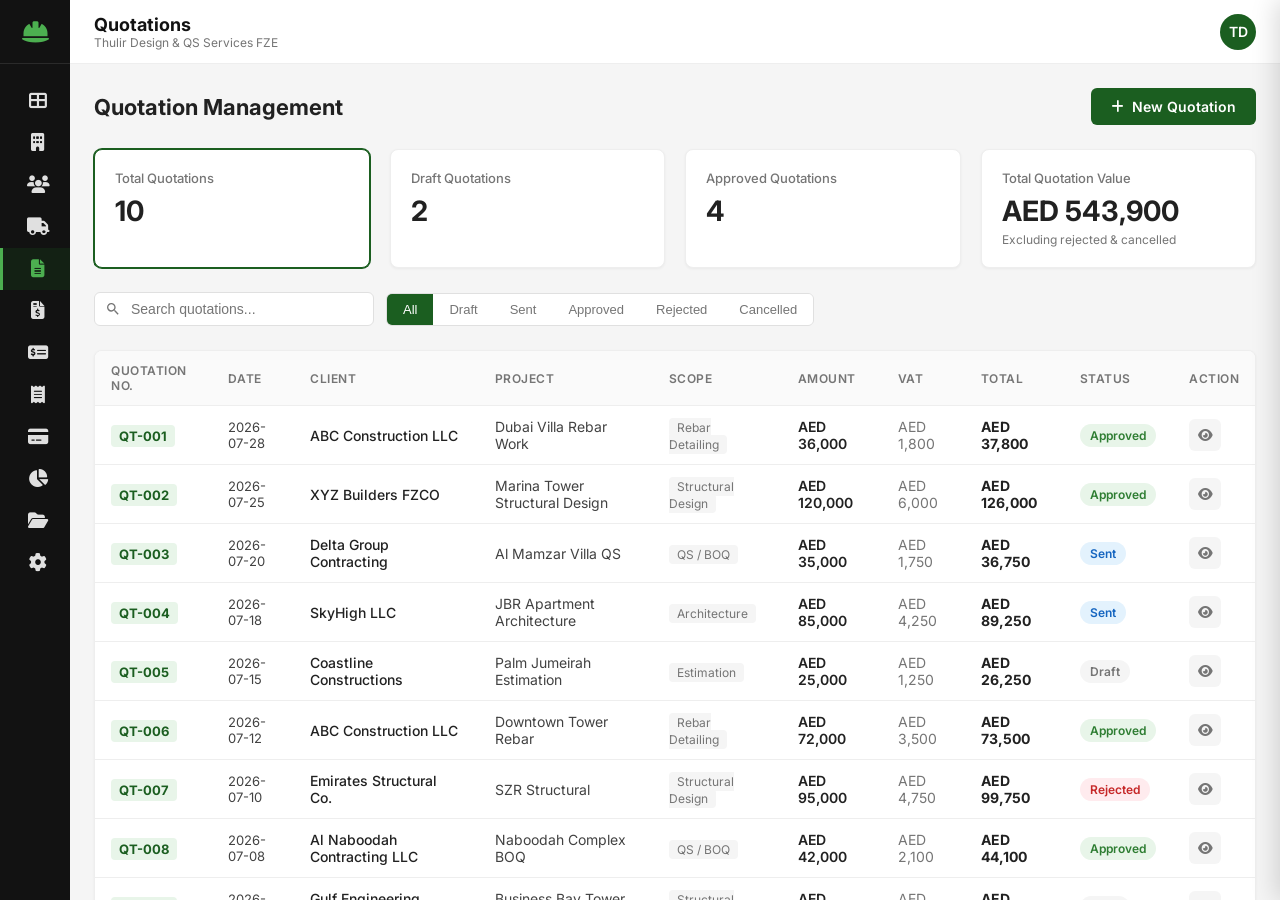
<file: quotations.html>
<!DOCTYPE html>
<html lang="en">
<head>
<meta charset="UTF-8">
<meta name="viewport" content="width=device-width, initial-scale=1.0">
<title>TDQS - Quotations</title>
<link rel="preconnect" href="https://fonts.googleapis.com">
<link rel="preconnect" href="https://fonts.gstatic.com" crossorigin>
<link href="https://fonts.googleapis.com/css2?family=Inter:wght@300;400;500;600;700&family=Playfair+Display:wght@700&display=swap" rel="stylesheet">
<link rel="stylesheet" href="https://cdnjs.cloudflare.com/ajax/libs/font-awesome/6.5.1/css/all.min.css">
<style>
:root{--fg:#1B5E20;--fh:#2E7D32;--fl:#E8F5E9;--fm:#4CAF50;--w:#FFF;--bk:#121212;--g50:#FAFAFA;--g100:#F5F5F5;--g200:#EEE;--g300:#E0E0E0;--g500:#757575;--g700:#424242;--g900:#212121;--sw:70px;--swe:240px;--hh:64px;--red:#C62828;--blue:#1565C0;--orange:#F57C00}
*{margin:0;padding:0;box-sizing:border-box}
body{font-family:'Inter',sans-serif;background:var(--g100);color:var(--g900);overflow:hidden;height:100vh}
.sidebar{position:fixed;top:0;left:0;bottom:0;width:var(--sw);background:var(--bk);color:var(--w);z-index:1000;transition:width .3s cubic-bezier(.4,0,.2,1);overflow:hidden;display:flex;flex-direction:column}
.sidebar:hover{width:var(--swe)}
.sidebar-logo{height:var(--hh);display:flex;align-items:center;padding:0 20px;border-bottom:1px solid rgba(255,255,255,.1);gap:12px;white-space:nowrap}
.sidebar-logo i{font-size:24px;color:var(--fm);min-width:30px;text-align:center}
.sidebar-logo span{font-family:'Playfair Display',serif;font-size:18px;opacity:0;transition:opacity .2s ease .1s}
.sidebar:hover .sidebar-logo span{opacity:1}
.sidebar-nav{flex:1;padding:16px 0;overflow-y:auto;overflow-x:hidden}
.nav-item{display:flex;align-items:center;padding:12px 20px;color:var(--g300);text-decoration:none;gap:12px;cursor:pointer;transition:all .2s;white-space:nowrap;border-left:3px solid transparent}
.nav-item:hover{background:rgba(255,255,255,.05);color:var(--w)}
.nav-item.active{background:rgba(27,94,32,.2);color:var(--fm);border-left-color:var(--fm)}
.nav-item i{font-size:18px;min-width:30px;text-align:center}
.nav-item span{font-size:14px;font-weight:500;opacity:0;transition:opacity .2s ease .1s}
.sidebar:hover .nav-item span{opacity:1}
.main-wrapper{margin-left:var(--sw);height:100vh;display:flex;flex-direction:column;transition:margin-left .3s}
.header{height:var(--hh);background:var(--w);border-bottom:1px solid var(--g200);display:flex;align-items:center;justify-content:space-between;padding:0 24px;position:sticky;top:0;z-index:500;flex-shrink:0}
.header-left{display:flex;align-items:center;gap:16px}
.mobile-toggle{display:none;background:none;border:none;font-size:20px;color:var(--g700);cursor:pointer}
.header-title h1{font-size:18px;font-weight:700;color:var(--bk)}
.header-title p{font-size:12px;color:var(--g500)}
.header-right{display:flex;align-items:center;gap:16px}
.profile-icon{width:36px;height:36px;border-radius:50%;background:var(--fg);color:var(--w);display:flex;align-items:center;justify-content:center;font-weight:600;font-size:14px;cursor:pointer}
.content{flex:1;overflow-y:auto;padding:24px;background:var(--g100)}
.page-header{display:flex;align-items:center;justify-content:space-between;margin-bottom:24px;flex-wrap:wrap;gap:12px}
.page-header h2{font-size:22px;font-weight:700}
.btn{padding:10px 20px;border:none;border-radius:6px;font-size:14px;font-weight:600;cursor:pointer;display:inline-flex;align-items:center;gap:8px;transition:all .2s;font-family:inherit}
.btn-primary{background:var(--fg);color:var(--w)}.btn-primary:hover{background:var(--fh)}
.btn-secondary{background:var(--g100);color:var(--g700);border:1px solid var(--g300)}.btn-secondary:hover{background:var(--g200)}
.btn-sm{padding:6px 12px;font-size:12px}
.btn-outline{background:transparent;color:var(--fg);border:1px solid var(--fg)}.btn-outline:hover{background:var(--fl)}
.btn-danger{background:var(--red);color:var(--w)}.btn-danger:hover{background:#B71C1C}
.btn-blue{background:var(--blue);color:var(--w)}.btn-blue:hover{background:#0D47A1}
.filter-bar{display:flex;align-items:center;gap:12px;margin-bottom:24px;flex-wrap:wrap}
.search-input{padding:8px 14px 8px 36px;border:1px solid var(--g300);border-radius:6px;font-size:14px;outline:none;width:280px;background:var(--w) url("data:image/svg+xml,%3Csvg xmlns='http://www.w3.org/2000/svg' fill='%23757575' viewBox='0 0 24 24'%3E%3Cpath d='M15.5 14h-.79l-.28-.27A6.47 6.47 0 0016 9.5 6.5 6.5 0 109.5 16c1.61 0 3.09-.59 4.23-1.57l.27.28v.79l5 4.99L20.49 19l-4.99-5zM9.5 14C7.01 14 5 11.99 5 9.5S7.01 5 9.5 5 14 7.01 14 9.5 11.99 14 9.5 14z'/%3E%3C/svg%3E") 10px center/16px no-repeat;transition:border-color .2s}
.search-input:focus{border-color:var(--fg)}
.filter-pills{display:flex;gap:0;border:1px solid var(--g300);border-radius:6px;overflow:hidden}
.filter-pill{padding:8px 16px;border:none;background:var(--w);font-size:13px;font-weight:500;color:var(--g500);cursor:pointer;transition:all .2s;white-space:nowrap}
.filter-pill:hover{color:var(--fg)}.filter-pill.active{background:var(--fg);color:var(--w)}
.summary-grid{display:grid;grid-template-columns:repeat(4,1fr);gap:20px;margin-bottom:24px}
.summary-card{background:var(--w);border-radius:8px;padding:20px;border:1px solid var(--g200);box-shadow:0 1px 3px rgba(0,0,0,.05);cursor:pointer;transition:all .2s;position:relative;overflow:hidden}
.summary-card:hover{box-shadow:0 4px 12px rgba(0,0,0,.08);transform:translateY(-1px)}
.summary-card.active-filter{border-color:var(--fg);box-shadow:0 0 0 1px var(--fg)}
.summary-card::before{content:'';position:absolute;top:0;left:0;width:4px;height:100%}
.sc-total::before{background:var(--fg)}.sc-draft::before{background:var(--g500)}.sc-approved::before{background:var(--fh)}.sc-value-card::before{background:var(--blue)}
.sc-title{font-size:13px;color:var(--g500);font-weight:500;margin-bottom:8px}
.sc-value{font-size:28px;font-weight:700}
.sc-total .sc-value{color:var(--fg)}.sc-draft .sc-value{color:var(--g500)}.sc-approved .sc-value{color:var(--fh)}.sc-value-card .sc-value{color:var(--blue)}
.sc-sub{font-size:12px;color:var(--g500);margin-top:4px}
.table-card{background:var(--w);border-radius:8px;border:1px solid var(--g200);box-shadow:0 1px 3px rgba(0,0,0,.05);overflow:hidden}
.table-container{overflow-x:auto}
table{width:100%;border-collapse:collapse}
th,td{text-align:left;padding:12px 16px;border-bottom:1px solid var(--g200);font-size:14px}
th{font-weight:600;color:var(--g500);font-size:12px;text-transform:uppercase;letter-spacing:.5px;background:var(--g50);position:sticky;top:0}
tr:hover td{background:var(--g50)}
.status-pill{padding:4px 10px;border-radius:12px;font-size:12px;font-weight:600;white-space:nowrap;display:inline-block}
.sp-draft{background:var(--g100);color:var(--g500)}.sp-sent{background:#E3F2FD;color:var(--blue)}.sp-approved{background:var(--fl);color:var(--fh)}.sp-rejected{background:#FFEBEE;color:var(--red)}.sp-cancelled{background:var(--g100);color:var(--g500)}
.code-badge{font-weight:700;color:var(--fg);font-size:13px;background:var(--fl);padding:3px 8px;border-radius:4px}
.type-tag{font-size:12px;color:var(--g500);background:var(--g100);padding:2px 8px;border-radius:4px}
.action-btns{display:flex;gap:6px}
.action-btn{width:32px;height:32px;border:none;border-radius:6px;cursor:pointer;display:flex;align-items:center;justify-content:center;font-size:13px;transition:all .15s;background:var(--g100);color:var(--g500)}
.action-btn:hover{background:var(--fl);color:var(--fg)}
.no-results{text-align:center;padding:48px 24px;color:var(--g500)}.no-results i{font-size:48px;margin-bottom:12px;opacity:.3}

.modal-overlay{display:none;position:fixed;inset:0;background:rgba(0,0,0,.5);z-index:2000;align-items:flex-start;justify-content:center;overflow-y:auto}
.modal-overlay.open{display:flex}
.modal{background:var(--w);border-radius:12px;width:800px;max-width:95vw;margin:40px auto;display:flex;flex-direction:column;box-shadow:0 20px 60px rgba(0,0,0,.2)}
.modal-header{display:flex;align-items:center;justify-content:space-between;padding:20px 24px;border-bottom:1px solid var(--g200);position:sticky;top:0;background:var(--w);z-index:2;border-radius:12px 12px 0 0}
.modal-header h2{font-size:18px;font-weight:700}
.modal-close{width:36px;height:36px;border:none;background:var(--g100);border-radius:50%;cursor:pointer;font-size:18px;color:var(--g500);display:flex;align-items:center;justify-content:center;transition:all .2s}
.modal-close:hover{background:#FFEBEE;color:var(--red)}
.modal-body{flex:1;overflow-y:auto;padding:24px}
.form-section{margin-bottom:28px}
.form-section-title{font-size:15px;font-weight:700;color:var(--fg);margin-bottom:16px;padding-bottom:8px;border-bottom:2px solid var(--fl);display:flex;align-items:center;gap:8px}
.form-section-title i{font-size:14px}
.form-grid{display:grid;grid-template-columns:1fr 1fr 1fr;gap:16px}
.form-grid .full{grid-column:1/-1}.form-grid .span-2{grid-column:span 2}
.form-group{display:flex;flex-direction:column}
.form-label{font-size:13px;font-weight:600;color:var(--g700);margin-bottom:6px}
.form-input,.form-select,.form-textarea{padding:10px 12px;border:1px solid var(--g300);border-radius:6px;font-size:14px;font-family:inherit;outline:none;transition:border-color .2s;background:var(--w);color:var(--g900)}
.form-textarea{resize:vertical;min-height:60px}
.form-input:focus,.form-select:focus,.form-textarea:focus{border-color:var(--fg)}
.form-input[readonly]{background:var(--fl);border:1px solid rgba(27,94,32,.2);font-weight:700;color:var(--fg)}
.form-input.error,.form-select.error{border-color:var(--red)}
.form-error{font-size:11px;color:var(--red);margin-top:4px;display:none}
.modal-footer{display:flex;justify-content:flex-end;gap:8px;padding:16px 24px;border-top:1px solid var(--g200);position:sticky;bottom:0;background:var(--w);border-radius:0 0 12px 12px}

.items-table{width:100%;border-collapse:collapse;margin-top:12px}
.items-table th{font-size:11px;padding:8px 10px;background:var(--g100);text-transform:uppercase}
.items-table td{padding:8px 10px;vertical-align:middle}
.items-table input,.items-table select{width:100%;padding:6px 8px;border:1px solid var(--g300);border-radius:4px;font-size:13px;font-family:inherit;outline:none}
.items-table input:focus,.items-table select:focus{border-color:var(--fg)}
.items-table .remove-item{width:28px;height:28px;border:none;background:#FFEBEE;color:var(--red);border-radius:4px;cursor:pointer;font-size:12px;display:flex;align-items:center;justify-content:center}
.items-table .remove-item:hover{background:var(--red);color:var(--w)}
.add-item-btn{margin-top:8px;padding:6px 14px;border:1px dashed var(--g300);background:none;border-radius:4px;font-size:13px;color:var(--fg);cursor:pointer;font-weight:600;display:inline-flex;align-items:center;gap:6px}
.add-item-btn:hover{background:var(--fl);border-color:var(--fg)}
.commercial-summary{background:var(--g50);border-radius:8px;padding:20px;margin-top:16px}
.comm-row{display:flex;justify-content:space-between;padding:8px 0;font-size:14px}
.comm-row.total{border-top:2px solid var(--g300);margin-top:8px;padding-top:12px;font-size:16px;font-weight:700;color:var(--fg)}
.comm-row .label{color:var(--g500)}.comm-row .val{font-weight:600}

.drawer-overlay{display:none;position:fixed;inset:0;background:rgba(0,0,0,.4);z-index:1500}
.drawer-overlay.open{display:block}
.drawer{position:fixed;top:0;right:-600px;bottom:0;width:600px;max-width:100vw;background:var(--w);z-index:1501;box-shadow:-4px 0 24px rgba(0,0,0,.15);transition:right .3s cubic-bezier(.4,0,.2,1);display:flex;flex-direction:column}
.drawer.open{right:0}
.drawer-header{padding:20px 24px;border-bottom:1px solid var(--g200);display:flex;justify-content:space-between;align-items:flex-start}
.drawer-info{display:flex;flex-direction:column;gap:8px}
.drawer-top{display:flex;align-items:center;gap:10px}
.drawer-name{font-size:18px;font-weight:700}
.drawer-meta{display:flex;align-items:center;gap:12px;flex-wrap:wrap}
.drawer-quick-actions{display:flex;gap:8px;margin-top:12px;flex-wrap:wrap}
.drawer-quick-actions .btn{font-size:12px;padding:6px 12px}
.drawer-tabs{display:flex;border-bottom:2px solid var(--g200);padding:0 24px;flex-shrink:0;overflow-x:auto}
.dtab{padding:12px 14px;border:none;background:none;font-size:13px;font-weight:600;color:var(--g500);cursor:pointer;border-bottom:2px solid transparent;margin-bottom:-2px;transition:all .2s;white-space:nowrap}
.dtab:hover{color:var(--fg)}.dtab.active{color:var(--fg);border-bottom-color:var(--fg)}
.drawer-body{flex:1;overflow-y:auto;padding:24px}
.dtab-content{display:none}.dtab-content.active{display:block}
.detail-grid{display:grid;grid-template-columns:1fr 1fr;gap:16px}
.detail-item{padding:12px;background:var(--g50);border-radius:6px}
.detail-label{font-size:12px;color:var(--g500);margin-bottom:4px}
.detail-value{font-size:15px;font-weight:600;color:var(--g900)}
.detail-value.highlight{color:var(--fg);font-size:18px}
.detail-value.red{color:var(--red)}
.detail-full{grid-column:1/-1}
.mini-table{width:100%;border-collapse:collapse;margin-top:12px}
.mini-table th{font-size:11px;padding:8px 10px;background:var(--g100)}
.mini-table td{font-size:13px;padding:8px 10px}
.timeline{position:relative;padding-left:24px}
.timeline::before{content:'';position:absolute;left:6px;top:4px;bottom:4px;width:2px;background:var(--g300)}
.tl-item{position:relative;margin-bottom:20px}.tl-item:last-child{margin-bottom:0}
.tl-dot{position:absolute;left:-21px;top:4px;width:10px;height:10px;border-radius:50%;background:var(--fg);border:2px solid var(--w);box-shadow:0 0 0 2px var(--fg)}
.tl-date{font-size:12px;font-weight:600;color:var(--g500);margin-bottom:4px}
.tl-text{font-size:14px;color:var(--g700)}.tl-text::before{content:'✓ ';color:var(--fg);font-weight:700}
.empty-state{text-align:center;padding:24px;color:var(--g500);font-size:13px}.empty-state i{display:block;font-size:32px;opacity:.3;margin-bottom:8px}
.toast{position:fixed;bottom:24px;left:50%;transform:translateX(-50%) translateY(80px);padding:12px 24px;border-radius:8px;font-size:14px;font-weight:600;color:var(--w);z-index:9999;transition:transform .3s ease;box-shadow:0 4px 12px rgba(0,0,0,.2)}
.toast.show{transform:translateX(-50%) translateY(0)}.toast-success{background:var(--fg)}.toast-error{background:var(--red)}

/* PRINT */
.print-area{display:none}
@media print{
body *{visibility:hidden}.print-area,.print-area *{visibility:visible}
.print-area{position:fixed;left:0;top:0;width:100%;padding:40px;background:#fff;display:block!important}
.print-header{text-align:center;margin-bottom:30px;border-bottom:2px solid var(--bk);padding-bottom:20px}
.print-header h1{font-size:22px;color:var(--bk);margin-bottom:4px}.print-header p{font-size:13px;color:var(--g500)}
.print-info{display:flex;justify-content:space-between;margin-bottom:24px;font-size:13px}
.print-info div{line-height:1.8}.print-info strong{color:var(--bk)}
.print-items{width:100%;border-collapse:collapse;margin:20px 0}
.print-items th,.print-items td{border:1px solid var(--g300);padding:8px 12px;font-size:13px}
.print-items th{background:var(--g100);font-weight:600}
.print-terms{margin-top:24px;font-size:12px;color:var(--g700);line-height:1.8}
.print-terms h3{font-size:14px;margin-bottom:8px}
.print-sign{display:flex;justify-content:flex-end;margin-top:60px;font-size:13px}
.print-sign-line{width:200px;border-top:1px solid var(--bk);text-align:center;padding-top:6px}
}

@media(max-width:1024px){.summary-grid{grid-template-columns:repeat(2,1fr)}.form-grid{grid-template-columns:1fr 1fr}.form-grid .span-2{grid-column:auto}.detail-grid{grid-template-columns:1fr}}
@media(max-width:768px){.sidebar{width:var(--swe);left:calc(-1*var(--swe))}.sidebar.open{left:0}.sidebar:hover{width:var(--swe)}.sidebar .nav-item span,.sidebar:hover .nav-item span{opacity:1}.sidebar .sidebar-logo span,.sidebar:hover .sidebar-logo span{opacity:1}.main-wrapper{margin-left:0}.mobile-toggle{display:block}.content{padding:16px}.search-input{width:100%}.filter-bar{flex-direction:column;align-items:stretch}.filter-pills{overflow-x:auto}.modal{margin:0;max-width:100vw;min-height:100vh;border-radius:0}.drawer{width:100vw}.drawer-quick-actions{flex-direction:column}.form-grid{grid-template-columns:1fr}}
@media(max-width:480px){.summary-grid{grid-template-columns:1fr}}
</style>
</head>
<body>

<div class="sidebar-overlay" id="sidebarOverlay"></div>
<aside class="sidebar" id="sidebar">
<div class="sidebar-logo"><i class="fas fa-hard-hat"></i><span>THULIR FZE</span></div>
<nav class="sidebar-nav">
<a class="nav-item" href="index.html"><i class="fas fa-th-large"></i><span>Dashboard</span></a>
<a class="nav-item" href="projects.html"><i class="fas fa-building"></i><span>Projects</span></a>
<a class="nav-item" href="clients.html"><i class="fas fa-users"></i><span>Clients</span></a>
<a class="nav-item" href="vendors.html"><i class="fas fa-truck"></i><span>Vendors</span></a>
<a class="nav-item active" href="quotations.html"><i class="fas fa-file-alt"></i><span>Quotations</span></a>
<a class="nav-item" href="invoices.html"><i class="fas fa-file-invoice-dollar"></i><span>Invoices</span></a>
<a class="nav-item" href="payments.html"><i class="fas fa-money-check-alt"></i><span>Payments</span></a>
<a class="nav-item" href="receipts.html"><i class="fas fa-receipt"></i><span>Receipts</span></a>
<a class="nav-item" href="expenses.html"><i class="fas fa-credit-card"></i><span>Expenses</span></a>
<a class="nav-item" href="reports.html"><i class="fas fa-chart-pie"></i><span>Reports</span></a>
<a class="nav-item" href="documents.html"><i class="fas fa-folder-open"></i><span>Documents</span></a>
<a class="nav-item" href="settings.html"><i class="fas fa-cog"></i><span>Settings</span></a>
</nav>
</aside>

<div class="main-wrapper">
<header class="header">
<div class="header-left">
<button class="mobile-toggle" id="mobileToggle"><i class="fas fa-bars"></i></button>
<div class="header-title"><h1>Quotations</h1><p>Thulir Design & QS Services FZE</p></div>
</div>
<div class="header-right"><div class="profile-icon">TD</div></div>
</header>
<main class="content">
<div class="page-header">
<div><h2>Quotation Management</h2></div>
<button class="btn btn-primary" id="addQuoteBtn"><i class="fas fa-plus"></i> New Quotation</button>
</div>
<div class="summary-grid" id="summaryCards"></div>
<div class="filter-bar">
<div style="position:relative"><input type="text" class="search-input" id="searchInput" placeholder="Search quotations..."></div>
<div class="filter-pills" id="filterPills">
<button class="filter-pill active" data-filter="All">All</button>
<button class="filter-pill" data-filter="Draft">Draft</button>
<button class="filter-pill" data-filter="Sent">Sent</button>
<button class="filter-pill" data-filter="Approved">Approved</button>
<button class="filter-pill" data-filter="Rejected">Rejected</button>
<button class="filter-pill" data-filter="Cancelled">Cancelled</button>
</div>
</div>
<div class="table-card">
<div class="table-container">
<table>
<thead><tr><th>Quotation No.</th><th>Date</th><th>Client</th><th>Project</th><th>Scope</th><th>Amount</th><th>VAT</th><th>Total</th><th>Status</th><th style="width:80px">Action</th></tr></thead>
<tbody id="quoteTableBody"></tbody>
</table>
</div>
<div class="no-results" id="noResults" style="display:none"><i class="fas fa-search"></i><p>No quotations found</p></div>
</div>
</main>
</div>

<!-- NEW QUOTATION MODAL -->
<div class="modal-overlay" id="modalOverlay">
<div class="modal">
<div class="modal-header"><h2>New Quotation</h2><button class="modal-close" id="modalClose">&times;</button></div>
<div class="modal-body">
<div class="form-section">
<div class="form-section-title"><i class="fas fa-file-alt"></i> Quotation Information</div>
<div class="form-grid">
<div class="form-group"><label class="form-label">Quotation Number</label><input type="text" class="form-input" id="fQuoteNo" readonly></div>
<div class="form-group"><label class="form-label">Quotation Date</label><input type="date" class="form-input" id="fDate"></div>
<div class="form-group"><label class="form-label">Validity</label><select class="form-select" id="fValidity"><option>30 Days</option><option>15 Days</option><option>45 Days</option><option>60 Days</option><option>90 Days</option></select></div>
<div class="form-group"><label class="form-label">Client</label><select class="form-select" id="fClient"><option value="">Select Client</option></select><div class="form-error" id="errClient">Select a client</div></div>
<div class="form-group span-2"><label class="form-label">Project</label><select class="form-select" id="fProject"><option value="">Select Project</option></select></div>
</div>
</div>
<div class="form-section">
<div class="form-section-title"><i class="fas fa-drafting-compass"></i> Scope Details</div>
<div class="form-grid">
<div class="form-group"><label class="form-label">Service Type</label><select class="form-select" id="fService"><option value="">Select Type</option><option>Rebar Detailing</option><option>Structural Design</option><option>Architecture</option><option>QS / BOQ</option><option>Estimation</option><option>Other</option></select><div class="form-error" id="errService">Select service type</div></div>
<div class="form-group span-2"><label class="form-label">Scope Description</label><textarea class="form-textarea" id="fScopeDesc" rows="3" placeholder="Describe the scope of work..."></textarea></div>
</div>
</div>
<div class="form-section">
<div class="form-section-title"><i class="fas fa-list-ol"></i> Quotation Items</div>
<table class="items-table">
<thead><tr><th style="width:40%">Description</th><th style="width:10%">Qty</th><th style="width:15%">Unit</th><th style="width:15%">Rate (AED)</th><th style="width:15%">Amount</th><th style="width:5%"></th></tr></thead>
<tbody id="itemsBody"></tbody>
</table>
<button class="add-item-btn" onclick="addItem()"><i class="fas fa-plus"></i> Add Item</button>
<div class="commercial-summary">
<div class="comm-row"><span class="label">Subtotal</span><span class="val" id="cSubtotal">AED 0</span></div>
<div class="comm-row"><span class="label">Discount (AED)</span><span class="val"><input type="number" id="fDiscount" min="0" value="0" style="width:100px;padding:4px 8px;border:1px solid var(--g300);border-radius:4px;font-size:13px;text-align:right" oninput="calcCommercial()"></span></div>
<div class="comm-row"><span class="label">VAT (AED)</span><span class="val"><input type="number" id="fVat" min="0" value="0" style="width:100px;padding:4px 8px;border:1px solid var(--g300);border-radius:4px;font-size:13px;text-align:right" oninput="calcCommercial()"></span></div>
<div class="comm-row total"><span class="label">Total Quotation Amount</span><span class="val" id="cTotal">AED 0</span></div>
</div>
</div>
<div class="form-section">
<div class="form-section-title"><i class="fas fa-credit-card"></i> Payment Terms</div>
<div class="form-grid">
<div class="form-group"><label class="form-label">Payment Terms</label><select class="form-select" id="fPayTerms"><option>100% After Completion</option><option>50% Advance + 50% Completion</option><option>Monthly Payment</option><option>Custom</option></select></div>
<div class="form-group span-2"><label class="form-label">Payment Notes</label><textarea class="form-textarea" id="fPayNotes" rows="2" placeholder="Additional payment notes..."></textarea></div>
</div>
</div>
<div class="form-section">
<div class="form-section-title"><i class="fas fa-gavel"></i> Terms & Conditions</div>
<textarea class="form-textarea" id="fTerms" rows="4" style="width:100%">1. Work will commence after approval of this quotation.
2. Payment as per agreed terms mentioned above.
3. Additional scope will be charged separately.
4. This quotation is valid for the period mentioned above.</textarea>
</div>
</div>
<div class="modal-footer">
<button class="btn btn-secondary" id="cancelBtn">Cancel</button>
<button class="btn btn-secondary" onclick="saveAsDraft()"><i class="fas fa-save"></i> Save as Draft</button>
<button class="btn btn-primary" id="saveBtn"><i class="fas fa-paper-plane"></i> Save & Send</button>
</div>
</div>
</div>

<!-- DETAIL DRAWER -->
<div class="drawer-overlay" id="drawerOverlay"></div>
<div class="drawer" id="drawer">
<div class="drawer-header">
<div class="drawer-info">
<div class="drawer-top"><span class="code-badge" id="dQuoteNo"></span><span class="drawer-name" id="dClient"></span></div>
<div class="drawer-meta"><span class="status-pill" id="dStatus"></span><span style="font-size:14px;font-weight:700;color:var(--fg)" id="dTotal"></span></div>
<div class="drawer-quick-actions" id="dQuickActions"></div>
</div>
<button class="modal-close" id="drawerClose">&times;</button>
</div>
<div class="drawer-tabs">
<button class="dtab active" data-dtab="overview">Overview</button>
<button class="dtab" data-dtab="items">Items</button>
<button class="dtab" data-dtab="terms">Terms</button>
<button class="dtab" data-dtab="activities">Activities</button>
</div>
<div class="drawer-body">
<div class="dtab-content active" id="dtab-overview"></div>
<div class="dtab-content" id="dtab-items"></div>
<div class="dtab-content" id="dtab-terms"></div>
<div class="dtab-content" id="dtab-activities"></div>
</div>
</div>

<!-- PRINT AREA -->
<div class="print-area" id="printArea"></div>

<script>
const CLIENTS=["ABC Construction LLC","XYZ Builders FZCO","Delta Group Contracting","SkyHigh LLC","Coastline Constructions","Gulf Engineering Consultants","Emirates Structural Co.","Al Naboodah Contracting LLC"];
const PROJECTS=["Dubai Villa Rebar Work","Marina Tower Structural Design","Al Mamzar Villa QS","JBR Apartment Architecture","Palm Jumeirah Estimation","Downtown Tower Rebar","SZR Structural","Naboodah Complex BOQ","Business Bay Tower Design","Deira Villa Rebar"];
const UNITS=["Sheet","Ton","Lump Sum","Hour","Month"];

const DEFAULT_QUOTES=[
{id:"QT-001",date:"2026-07-28",client:"ABC Construction LLC",project:"Dubai Villa Rebar Work",serviceType:"Rebar Detailing",scopeDesc:"Preparation of reinforcement shop drawings and bar bending schedule for ground and first floor.",items:[{desc:"Ground Floor Rebar Detailing",qty:25,unit:"Sheet",rate:800,amount:20000},{desc:"First Floor Rebar Detailing",qty:20,unit:"Sheet",rate:800,amount:16000}],subtotal:36000,discount:0,vat:1800,total:37800,payTerms:"50% Advance + 50% Completion",payNotes:"",terms:"1. Work will commence after approval.\n2. Payment as per agreed terms.\n3. Additional scope charged separately.",status:"Approved",activities:[{date:"29-Jul-2026",text:"Quotation sent to client"},{date:"28-Jul-2026",text:"Quotation created"}]},
{id:"QT-002",date:"2026-07-25",client:"XYZ Builders FZCO",project:"Marina Tower Structural Design",serviceType:"Structural Design",scopeDesc:"Complete structural design and calculation report for 30-storey tower.",items:[{desc:"Structural Analysis & Design",qty:1,unit:"Lump Sum",rate:100000,amount:100000},{desc:"Structural Calculation Report",qty:1,unit:"Lump Sum",rate:20000,amount:20000}],subtotal:120000,discount:0,vat:6000,total:126000,payTerms:"100% After Completion",payNotes:"",terms:"1. Work will commence after approval.\n2. Payment as per agreed terms.",status:"Approved",activities:[{date:"28-Jul-2026",text:"Quotation approved by client"},{date:"25-Jul-2026",text:"Quotation created"}]},
{id:"QT-003",date:"2026-07-20",client:"Delta Group Contracting",project:"Al Mamzar Villa QS",serviceType:"QS / BOQ",scopeDesc:"Quantity surveying and bill of quantities preparation for residential villa.",items:[{desc:"BOQ Preparation",qty:1,unit:"Lump Sum",rate:30000,amount:30000},{desc:"Quantity Take-off",qty:1,unit:"Lump Sum",rate:5000,amount:5000}],subtotal:35000,discount:0,vat:1750,total:36750,payTerms:"100% After Completion",payNotes:"",terms:"Standard terms apply.",status:"Sent",activities:[{date:"22-Jul-2026",text:"Quotation sent to client"},{date:"20-Jul-2026",text:"Quotation created"}]},
{id:"QT-004",date:"2026-07-18",client:"SkyHigh LLC",project:"JBR Apartment Architecture",serviceType:"Architecture",scopeDesc:"Architectural design and drawings for 2-bedroom apartment.",items:[{desc:"Architectural Floor Plans",qty:1,unit:"Lump Sum",rate:60000,amount:60000},{desc:"3D Visualization",qty:1,unit:"Lump Sum",rate:15000,amount:15000},{desc:"Interior Layout Plans",qty:1,unit:"Lump Sum",rate:10000,amount:10000}],subtotal:85000,discount:0,vat:4250,total:89250,payTerms:"50% Advance + 50% Completion",payNotes:"50% advance upon approval, 50% on completion.",terms:"1. Work will commence after approval.\n2. Payment as per agreed terms.",status:"Sent",activities:[{date:"19-Jul-2026",text:"Quotation sent to client"},{date:"18-Jul-2026",text:"Quotation created"}]},
{id:"QT-005",date:"2026-07-15",client:"Coastline Constructions",project:"Palm Jumeirah Estimation",serviceType:"Estimation",scopeDesc:"Cost estimation for villa renovation project.",items:[{desc:"Detailed Cost Estimation",qty:1,unit:"Lump Sum",rate:20000,amount:20000},{desc:"Material Cost Breakdown",qty:1,unit:"Lump Sum",rate:5000,amount:5000}],subtotal:25000,discount:0,vat:1250,total:26250,payTerms:"100% After Completion",payNotes:"",terms:"Standard terms apply.",status:"Draft",activities:[{date:"15-Jul-2026",text:"Quotation created as draft"}]},
{id:"QT-006",date:"2026-07-12",client:"ABC Construction LLC",project:"Downtown Tower Rebar",serviceType:"Rebar Detailing",scopeDesc:"Rebar shop drawings for basement to 5th floor of commercial tower.",items:[{desc:"Basement Rebar Detailing",qty:30,unit:"Sheet",rate:900,amount:27000},{desc:"Ground to 5th Floor Rebar",qty:50,unit:"Sheet",rate:900,amount:45000}],subtotal:72000,discount:2000,vat:3500,total:73500,payTerms:"Monthly Payment",payNotes:"Monthly invoicing based on sheets completed.",terms:"1. Work will commence after approval.\n2. Monthly payment terms.\n3. Additional scope charged separately.",status:"Approved",activities:[{date:"15-Jul-2026",text:"Quotation approved"},{date:"13-Jul-2026",text:"Quotation sent to client"},{date:"12-Jul-2026",text:"Quotation created"}]},
{id:"QT-007",date:"2026-07-10",client:"Emirates Structural Co.",project:"SZR Structural",serviceType:"Structural Design",scopeDesc:"Structural design for commercial building on Sheikh Zayed Road.",items:[{desc:"Structural Design Package",qty:1,unit:"Lump Sum",rate:80000,amount:80000},{desc:"Design Coordination",qty:1,unit:"Lump Sum",rate:15000,amount:15000}],subtotal:95000,discount:0,vat:4750,total:99750,payTerms:"100% After Completion",payNotes:"",terms:"Standard terms apply.",status:"Rejected",activities:[{date:"01-Jul-2026",text:"Quotation rejected by client"},{date:"11-Jul-2026",text:"Quotation sent to client"},{date:"10-Jul-2026",text:"Quotation created"}]},
{id:"QT-008",date:"2026-07-08",client:"Al Naboodah Contracting LLC",project:"Naboodah Complex BOQ",serviceType:"QS / BOQ",scopeDesc:"Bill of quantities for mixed-use complex.",items:[{desc:"BOQ Preparation — Civil",qty:1,unit:"Lump Sum",rate:30000,amount:30000},{desc:"BOQ Preparation — MEP Coordination",qty:1,unit:"Lump Sum",rate:12000,amount:12000}],subtotal:42000,discount:0,vat:2100,total:44100,payTerms:"100% After Completion",payNotes:"",terms:"Standard terms apply.",status:"Approved",activities:[{date:"10-Jul-2026",text:"Quotation approved"},{date:"09-Jul-2026",text:"Quotation sent to client"},{date:"08-Jul-2026",text:"Quotation created"}]},
{id:"QT-009",date:"2026-07-05",client:"Gulf Engineering Consultants",project:"Business Bay Tower Design",serviceType:"Structural Design",scopeDesc:"Structural design and detailing for 40-storey commercial tower.",items:[{desc:"Structural Analysis",qty:1,unit:"Lump Sum",rate:85000,amount:85000},{desc:"Design Drawings",qty:1,unit:"Lump Sum",rate:25000,amount:25000}],subtotal:110000,discount:5000,vat:5250,total:110250,payTerms:"50% Advance + 50% Completion",payNotes:"50% advance, 50% on submission.",terms:"1. Work will commence after approval.\n2. Payment as per agreed terms.",status:"Draft",activities:[{date:"05-Jul-2026",text:"Quotation created as draft"}]},
{id:"QT-010",date:"2026-07-01",client:"Al Naboodah Contracting LLC",project:"Deira Villa Rebar",serviceType:"Rebar Detailing",scopeDesc:"Rebar detailing for residential villa in Deira.",items:[{desc:"Complete Villa Rebar Detailing",qty:15,unit:"Sheet",rate:800,amount:12000},{desc:"Bar Bending Schedule",qty:1,unit:"Lump Sum",rate:3000,amount:3000}],subtotal:15000,discount:0,vat:750,total:15750,payTerms:"100% After Completion",payNotes:"",terms:"Standard terms apply.",status:"Cancelled",activities:[{date:"05-Jul-2026",text:"Quotation cancelled"},{date:"02-Jul-2026",text:"Quotation sent to client"},{date:"01-Jul-2026",text:"Quotation created"}]}
];

let quotes=loadQuotes();
let currentFilter="All";
let searchQuery="";
let formItems=[{desc:"",qty:1,unit:"Lump Sum",rate:0,amount:0}];
let currentDrawerId=null;

function loadQuotes(){try{const d=localStorage.getItem('tdqs_quotations');return d?JSON.parse(d):JSON.parse(JSON.stringify(DEFAULT_QUOTES))}catch{return JSON.parse(JSON.stringify(DEFAULT_QUOTES))}}
function saveQuotes(){localStorage.setItem('tdqs_quotations',JSON.stringify(quotes))}
function fmt(n){return "AED "+Number(n||0).toLocaleString()}
function statusClass(s){return{Draft:'sp-draft',Sent:'sp-sent',Approved:'sp-approved',Rejected:'sp-rejected',Cancelled:'sp-cancelled'}[s]||'sp-draft'}
function nextId(){const nums=quotes.map(q=>parseInt(q.id.split('-')[1])||0);return "QT-"+String(Math.max(0,...nums)+1).padStart(3,'0')}
function today(){return new Date().toISOString().split('T')[0]}

function renderSummary(){
const total=quotes.length;
const draft=quotes.filter(q=>q.status==='Draft').length;
const approved=quotes.filter(q=>q.status==='Approved').length;
const value=quotes.filter(q=>q.status!=='Cancelled'&&q.status!=='Rejected').reduce((a,q)=>a+q.total,0);
document.getElementById('summaryCards').innerHTML=`
<div class="summary-card ${currentFilter==='All'?'active-filter':''}" onclick="applyFilter('All')"><div class="sc-title">Total Quotations</div><div class="sc-value">${total}</div></div>
<div class="summary-card ${currentFilter==='Draft'?'active-filter':''}" onclick="applyFilter('Draft')"><div class="sc-title">Draft Quotations</div><div class="sc-value">${draft}</div></div>
<div class="summary-card ${currentFilter==='Approved'?'active-filter':''}" onclick="applyFilter('Approved')"><div class="sc-title">Approved Quotations</div><div class="sc-value">${approved}</div></div>
<div class="summary-card"><div class="sc-title">Total Quotation Value</div><div class="sc-value">${fmt(value)}</div><div class="sc-sub">Excluding rejected & cancelled</div></div>`;
}
function applyFilter(f){currentFilter=f;document.querySelectorAll('.filter-pill').forEach(p=>p.classList.toggle('active',p.dataset.filter===f));renderSummary();renderTable()}

function getFiltered(){
return quotes.filter(q=>{
const mf=currentFilter==='All'||q.status===currentFilter;
const s=searchQuery.toLowerCase();
const ms=!s||q.id.toLowerCase().includes(s)||q.client.toLowerCase().includes(s)||q.project.toLowerCase().includes(s)||q.serviceType.toLowerCase().includes(s);
return mf&&ms});
}

function renderTable(){
const filtered=getFiltered();
const tbody=document.getElementById('quoteTableBody');
const noRes=document.getElementById('noResults');
if(!filtered.length){tbody.innerHTML='';noRes.style.display='block';return}
noRes.style.display='none';
tbody.innerHTML=filtered.map(q=>`<tr>
<td><span class="code-badge">${q.id}</span></td>
<td style="color:var(--g700);font-size:13px">${q.date}</td>
<td style="font-weight:500;min-width:160px">${q.client}</td>
<td style="color:var(--g700);min-width:140px">${q.project}</td>
<td><span class="type-tag">${q.serviceType}</span></td>
<td style="font-weight:600">${fmt(q.subtotal)}</td>
<td style="color:var(--g500)">${fmt(q.vat)}</td>
<td style="font-weight:700">${fmt(q.total)}</td>
<td><span class="status-pill ${statusClass(q.status)}">${q.status}</span></td>
<td><div class="action-btns"><button class="action-btn" title="View" onclick="openDrawer('${q.id}')"><i class="fas fa-eye"></i></button></div></td>
</tr>`).join('');
}

// ── FORM ITEMS ──
function renderItems(){
const body=document.getElementById('itemsBody');
body.innerHTML=formItems.map((item,i)=>`<tr>
<td><input type="text" value="${item.desc}" placeholder="Description" onchange="formItems[${i}].desc=this.value"></td>
<td><input type="number" value="${item.qty}" min="0" onchange="updateItem(${i},'qty',this.value)"></td>
<td><select onchange="formItems[${i}].unit=this.value">${UNITS.map(u=>`<option ${u===item.unit?'selected':''}>${u}</option>`).join('')}</select></td>
<td><input type="number" value="${item.rate}" min="0" onchange="updateItem(${i},'rate',this.value)"></td>
<td style="font-weight:600;padding:8px 10px">${fmt(item.amount)}</td>
<td><button class="remove-item" onclick="removeItem(${i})" ${formItems.length<=1?'disabled style="opacity:.3;cursor:not-allowed"':''}><i class="fas fa-times"></i></button></td>
</tr>`).join('');
calcCommercial();
}
function addItem(){formItems.push({desc:"",qty:1,unit:"Lump Sum",rate:0,amount:0});renderItems()}
function removeItem(i){if(formItems.length<=1)return;formItems.splice(i,1);renderItems()}
function updateItem(i,field,val){formItems[i][field]=Number(val)||0;formItems[i].amount=formItems[i].qty*formItems[i].rate;renderItems()}
function calcCommercial(){
const sub=formItems.reduce((a,item)=>a+item.amount,0);
const disc=Number(document.getElementById('fDiscount').value)||0;
const vat=Number(document.getElementById('fVat').value)||0;
document.getElementById('cSubtotal').textContent=fmt(sub);
document.getElementById('cTotal').textContent=fmt(sub+vat-disc);
}

// ── MODAL ──
function openModal(){
document.getElementById('fQuoteNo').value=nextId();
document.getElementById('fDate').value=today();
document.getElementById('fValidity').selectedIndex=0;
document.getElementById('fClient').selectedIndex=0;
document.getElementById('fProject').innerHTML='<option value="">Select Project</option>';
document.getElementById('fService').selectedIndex=0;
document.getElementById('fScopeDesc').value='';
document.getElementById('fDiscount').value='0';
document.getElementById('fVat').value='0';
document.getElementById('fPayTerms').selectedIndex=0;
document.getElementById('fPayNotes').value='';
document.getElementById('fTerms').value='1. Work will commence after approval of this quotation.\n2. Payment as per agreed terms mentioned above.\n3. Additional scope will be charged separately.\n4. This quotation is valid for the period mentioned above.';
formItems=[{desc:"",qty:1,unit:"Lump Sum",rate:0,amount:0}];
renderItems();
document.querySelectorAll('.form-error').forEach(e=>e.style.display='none');
document.querySelectorAll('.form-input.error,.form-select.error').forEach(e=>e.classList.remove('error'));
document.getElementById('modalOverlay').classList.add('open');
}
function closeModal(){document.getElementById('modalOverlay').classList.remove('open')}

function buildQuote(status){
const sub=formItems.reduce((a,item)=>a+item.amount,0);
const disc=Number(document.getElementById('fDiscount').value)||0;
const vat=Number(document.getElementById('fVat').value)||0;
return {
id:document.getElementById('fQuoteNo').value,
date:document.getElementById('fDate').value,
client:document.getElementById('fClient').value,
project:document.getElementById('fProject').value,
serviceType:document.getElementById('fService').value,
scopeDesc:document.getElementById('fScopeDesc').value,
items:JSON.parse(JSON.stringify(formItems)),
subtotal:sub,discount:disc,vat:vat,total:sub+vat-disc,
payTerms:document.getElementById('fPayTerms').value,
payNotes:document.getElementById('fPayNotes').value,
terms:document.getElementById('fTerms').value,
status:status,
activities:[{date:new Date().toLocaleDateString('en-US',{day:'2-digit',month:'short',year:'numeric'}),text:status==='Draft'?'Quotation created as draft':'Quotation created and sent to client'}]
};
}

function saveAsDraft(){
let valid=true;
if(!document.getElementById('fClient').value){document.getElementById('errClient').style.display='block';document.getElementById('fClient').classList.add('error');valid=false}
if(!document.getElementById('fService').value){document.getElementById('errService').style.display='block';document.getElementById('fService').classList.add('error');valid=false}
if(!valid)return;
quotes.unshift(buildQuote('Draft'));saveQuotes();closeModal();renderSummary();renderTable();showToast('Quotation saved as draft');
}

document.getElementById('saveBtn').addEventListener('click',()=>{
let valid=true;
if(!document.getElementById('fClient').value){document.getElementById('errClient').style.display='block';document.getElementById('fClient').classList.add('error');valid=false}
if(!document.getElementById('fService').value){document.getElementById('errService').style.display='block';document.getElementById('fService').classList.add('error');valid=false}
if(!valid)return;
quotes.unshift(buildQuote('Sent'));saveQuotes();closeModal();renderSummary();renderTable();showToast('Quotation saved and sent');
});

document.getElementById('fClient').addEventListener('change',function(){document.getElementById('errClient').style.display='none';this.classList.remove('error')});
document.getElementById('fService').addEventListener('change',function(){document.getElementById('errService').style.display='none';this.classList.remove('error')});

// ── DRAWER ──
function openDrawer(id){
const q=quotes.find(x=>x.id===id);if(!q)return;
currentDrawerId=id;
document.getElementById('dQuoteNo').textContent=q.id;
document.getElementById('dClient').textContent=q.client;
document.getElementById('dStatus').textContent=q.status;document.getElementById('dStatus').className='status-pill '+statusClass(q.status);
document.getElementById('dTotal').textContent=fmt(q.total);

let actions=`<button class="btn btn-outline btn-sm" onclick="openModal()"><i class="fas fa-plus"></i> New Quotation</button>`;
actions+=`<button class="btn btn-secondary btn-sm" onclick="duplicateQuote('${q.id}')"><i class="fas fa-copy"></i> Duplicate</button>`;
if(q.status==='Sent')actions+=`<button class="btn btn-secondary btn-sm" onclick="updateStatus('${q.id}','Approved')"><i class="fas fa-check"></i> Mark Approved</button>`;
if(q.status==='Approved')actions+=`<button class="btn btn-primary btn-sm" onclick="convertToInvoice('${q.id}')"><i class="fas fa-file-invoice-dollar"></i> Convert to Invoice</button>`;
if(q.status!=='Cancelled')actions+=`<button class="btn btn-secondary btn-sm" onclick="printQuote('${q.id}')"><i class="fas fa-print"></i> Print</button>`;
document.getElementById('dQuickActions').innerHTML=actions;

document.getElementById('dtab-overview').innerHTML=`<div class="detail-grid">
<div class="detail-item"><div class="detail-label">Date</div><div class="detail-value">${q.date}</div></div>
<div class="detail-item"><div class="detail-label">Validity</div><div class="detail-value">${q.payTerms||'—'}</div></div>
<div class="detail-item"><div class="detail-label">Project</div><div class="detail-value">${q.project||'—'}</div></div>
<div class="detail-item"><div class="detail-label">Service Type</div><div class="detail-value">${q.serviceType}</div></div>
<div class="detail-item detail-full"><div class="detail-label">Scope Description</div><div class="detail-value" style="font-size:13px;font-weight:400;line-height:1.6">${q.scopeDesc||'—'}</div></div>
<div class="detail-item"><div class="detail-label">Subtotal</div><div class="detail-value">${fmt(q.subtotal)}</div></div>
<div class="detail-item"><div class="detail-label">Discount</div><div class="detail-value">${fmt(q.discount)}</div></div>
<div class="detail-item"><div class="detail-label">VAT</div><div class="detail-value">${fmt(q.vat)}</div></div>
<div class="detail-item"><div class="detail-label">Total Amount</div><div class="detail-value highlight">${fmt(q.total)}</div></div>
<div class="detail-item detail-full"><div class="detail-label">Payment Terms</div><div class="detail-value">${q.payTerms}</div></div>
 ${q.payNotes?`<div class="detail-item detail-full"><div class="detail-label">Payment Notes</div><div class="detail-value" style="font-size:13px;font-weight:400">${q.payNotes}</div></div>`:''}
</div>`;

document.getElementById('dtab-items').innerHTML=q.items.length?`<table class="mini-table"><thead><tr><th>Description</th><th>Qty</th><th>Unit</th><th style="text-align:right">Rate</th><th style="text-align:right">Amount</th></tr></thead><tbody>${q.items.map(it=>`<tr><td>${it.desc||'—'}</td><td>${it.qty}</td><td>${it.unit}</td><td style="text-align:right">${fmt(it.rate)}</td><td style="text-align:right;font-weight:600">${fmt(it.amount)}</td></tr>`).join('')}</tbody></table>`:'<div class="empty-state"><i class="fas fa-list"></i>No items</div>';

document.getElementById('dtab-terms').innerHTML=`<div style="white-space:pre-line;font-size:14px;color:var(--g700);line-height:1.8">${q.terms||'No terms specified.'}</div>`;

document.getElementById('dtab-activities').innerHTML=q.activities.length?`<div class="timeline">${q.activities.map(a=>`<div class="tl-item"><div class="tl-dot"></div><div class="tl-date">${a.date}</div><div class="tl-text">${a.text}</div></div>`).join('')}</div>`:'<div class="empty-state"><i class="fas fa-clock"></i>No activities yet</div>';

document.querySelectorAll('.dtab').forEach(t=>t.classList.toggle('active',t.dataset.dtab==='overview'));
document.querySelectorAll('.dtab-content').forEach(c=>c.classList.toggle('active',c.id==='dtab-overview'));
document.getElementById('drawer').classList.add('open');document.getElementById('drawerOverlay').classList.add('open');
}
function closeDrawer(){document.getElementById('drawer').classList.remove('open');document.getElementById('drawerOverlay').classList.remove('open');currentDrawerId=null}

function updateStatus(id,status){
const q=quotes.find(x=>x.id===id);if(!q)return;
q.status=status;
q.activities.unshift({date:new Date().toLocaleDateString('en-US',{day:'2-digit',month:'short',year:'numeric'}),text:'Quotation marked as '+status});
saveQuotes();renderSummary();renderTable();openDrawer(id);showToast('Quotation '+id+' marked as '+status);
}

function duplicateQuote(id){
const q=quotes.find(x=>x.id===id);if(!q)return;
const nq=JSON.parse(JSON.stringify(q));
nq.id=nextId();nq.date=today();nq.status='Draft';
nq.activities=[{date:new Date().toLocaleDateString('en-US',{day:'2-digit',month:'short',year:'numeric'}),text:'Quotation duplicated from '+q.id}];
quotes.unshift(nq);saveQuotes();renderSummary();renderTable();showToast('Quotation duplicated as '+nq.id);
}

function convertToInvoice(id){
const q=quotes.find(x=>x.id===id);if(!q)return;
q.activities.unshift({date:new Date().toLocaleDateString('en-US',{day:'2-digit',month:'short',year:'numeric'}),text:'Converted to Invoice — Navigate to Invoices module'});
saveQuotes();renderSummary();renderTable();openDrawer(id);showToast('Quotation '+q.id+' converted to invoice. See Invoices module.');
}

function printQuote(id){
const q=quotes.find(x=>x.id===id);if(!q)return;
document.getElementById('printArea').innerHTML=`
<div class="print-header"><h1>THULIR Design & QS Services FZE</h1><p>Construction Design & Quantity Surveying</p></div>
<div class="print-info"><div><strong>Quotation No:</strong> ${q.id}<br><strong>Date:</strong> ${q.date}<br><strong>Validity:</strong> ${q.payTerms||'As specified'}</div>
<div style="text-align:right"><strong>Client:</strong> ${q.client}<br><strong>Project:</strong> ${q.project||'—'}<br><strong>Scope:</strong> ${q.serviceType}</div></div>
<div style="margin-bottom:16px"><strong>Scope Description:</strong><p style="font-size:13px;color:#424242;margin-top:4px">${q.scopeDesc||'—'}</p></div>
<table class="print-items"><thead><tr><th>#</th><th>Description</th><th>Qty</th><th>Unit</th><th style="text-align:right">Rate (AED)</th><th style="text-align:right">Amount (AED)</th></tr></thead>
<tbody>${q.items.map((it,i)=>`<tr><td>${i+1}</td><td>${it.desc||'—'}</td><td>${it.qty}</td><td>${it.unit}</td><td style="text-align:right">${Number(it.rate).toLocaleString()}</td><td style="text-align:right">${Number(it.amount).toLocaleString()}</td></tr>`).join('')}</tbody></table>
<div style="display:flex;justify-content:flex-end"><div style="width:300px">
<div style="display:flex;justify-content:space-between;padding:6px 0;font-size:14px"><span>Subtotal</span><span>AED ${Number(q.subtotal).toLocaleString()}</span></div>
 ${q.discount?`<div style="display:flex;justify-content:space-between;padding:6px 0;font-size:14px"><span>Discount</span><span>AED ${Number(q.discount).toLocaleString()}</span></div>`:''}
<div style="display:flex;justify-content:space-between;padding:6px 0;font-size:14px"><span>VAT</span><span>AED ${Number(q.vat).toLocaleString()}</span></div>
<div style="display:flex;justify-content:space-between;padding:10px 0;font-size:16px;font-weight:700;border-top:2px solid #212121;margin-top:6px"><span>Total</span><span>AED ${Number(q.total).toLocaleString()}</span></div>
</div></div>
<div class="print-terms"><h3>Terms & Conditions</h3><div style="white-space:pre-line">${q.terms||''}</div></div>
<div class="print-sign"><div class="print-sign-line">Authorized Signature</div></div>`;
setTimeout(()=>window.print(),200);
}

// ── EVENTS ──
document.getElementById('addQuoteBtn').addEventListener('click',openModal);
document.getElementById('modalClose').addEventListener('click',closeModal);
document.getElementById('cancelBtn').addEventListener('click',closeModal);
document.getElementById('modalOverlay').addEventListener('click',e=>{if(e.target===e.currentTarget)closeModal()});
document.getElementById('drawerClose').addEventListener('click',closeDrawer);
document.getElementById('drawerOverlay').addEventListener('click',closeDrawer);
document.getElementById('searchInput').addEventListener('input',e=>{searchQuery=e.target.value;renderTable()});
document.querySelectorAll('.filter-pill').forEach(pill=>{pill.addEventListener('click',()=>{currentFilter=pill.dataset.filter;document.querySelectorAll('.filter-pill').forEach(p=>p.classList.toggle('active',p===pill));renderSummary();renderTable()})});
document.querySelectorAll('.dtab').forEach(tab=>{tab.addEventListener('click',()=>{document.querySelectorAll('.dtab').forEach(t=>t.classList.remove('active'));document.querySelectorAll('.dtab-content').forEach(c=>c.classList.remove('active'));tab.classList.add('active');document.getElementById('dtab-'+tab.dataset.dtab).classList.add('active')})});

// Populate dropdowns
const fc=document.getElementById('fClient');
CLIENTS.forEach(c=>{const o=document.createElement('option');o.textContent=c;fc.appendChild(o)});
fc.addEventListener('change',function(){document.getElementById('fProject').innerHTML='<option value="">Select Project</option>';PROJECTS.forEach(p=>{const o=document.createElement('option');o.textContent=p;document.getElementById('fProject').appendChild(o)})});

// Sidebar
const sidebar=document.getElementById('sidebar'),mobileToggle=document.getElementById('mobileToggle'),overlay=document.getElementById('sidebarOverlay');
mobileToggle.addEventListener('click',()=>{sidebar.classList.toggle('open');overlay.classList.toggle('active')});
overlay.addEventListener('click',()=>{sidebar.classList.remove('open');overlay.classList.remove('active')});
document.querySelectorAll('.nav-item').forEach(item=>{item.addEventListener('click',e=>{document.querySelectorAll('.nav-item').forEach(i=>i.classList.remove('active'));e.currentTarget.classList.add('active');if(window.innerWidth<=768){sidebar.classList.remove('open');overlay.classList.remove('active')}})});

function showToast(msg,type='success'){const t=document.createElement('div');t.className='toast toast-'+type;t.textContent=msg;document.body.appendChild(t);setTimeout(()=>t.classList.add('show'),10);setTimeout(()=>{t.classList.remove('show');setTimeout(()=>t.remove(),300)},3000)}

renderSummary();renderTable();
</script>
</body>
</html>
</file>
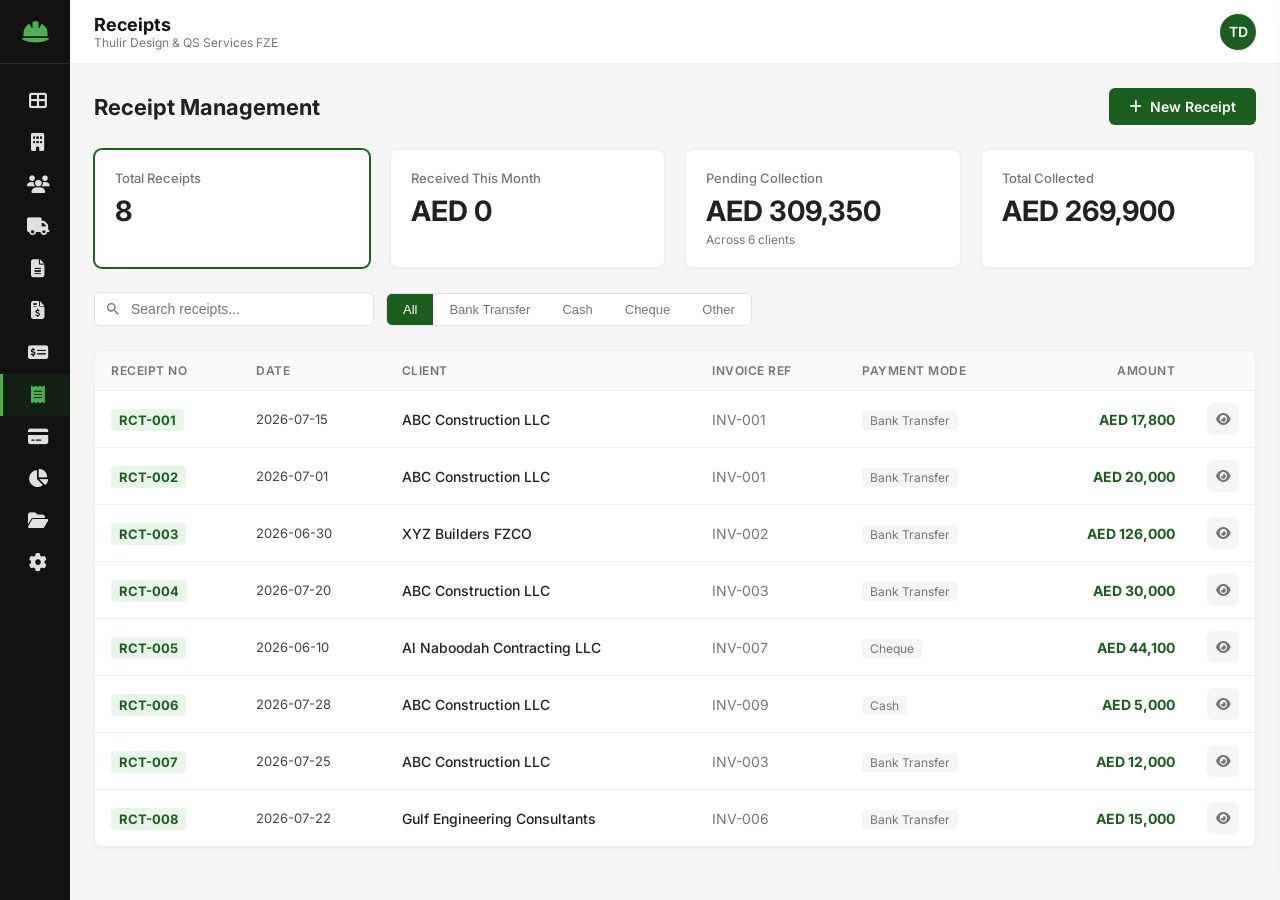
<file: receipts.html>
<!DOCTYPE html>
<html lang="en">
<head>
<meta charset="UTF-8">
<meta name="viewport" content="width=device-width, initial-scale=1.0">
<title>TDQS - Receipts</title>
<link rel="preconnect" href="https://fonts.googleapis.com">
<link rel="preconnect" href="https://fonts.gstatic.com" crossorigin>
<link href="https://fonts.googleapis.com/css2?family=Inter:wght@300;400;500;600;700&family=Playfair+Display:wght@700&display=swap" rel="stylesheet">
<link rel="stylesheet" href="https://cdnjs.cloudflare.com/ajax/libs/font-awesome/6.5.1/css/all.min.css">
<style>
:root{--fg:#1B5E20;--fh:#2E7D32;--fl:#E8F5E9;--fm:#4CAF50;--w:#FFF;--bk:#121212;--g50:#FAFAFA;--g100:#F5F5F5;--g200:#EEE;--g300:#E0E0E0;--g500:#757575;--g700:#424242;--g900:#212121;--sw:70px;--swe:240px;--hh:64px;--red:#C62828;--blue:#1565C0;--orange:#F57C00}
*{margin:0;padding:0;box-sizing:border-box}
body{font-family:'Inter',sans-serif;background:var(--g100);color:var(--g900);overflow:hidden;height:100vh}
.sidebar{position:fixed;top:0;left:0;bottom:0;width:var(--sw);background:var(--bk);color:var(--w);z-index:1000;transition:width .3s cubic-bezier(.4,0,.2,1);overflow:hidden;display:flex;flex-direction:column}
.sidebar:hover{width:var(--swe)}
.sidebar-logo{height:var(--hh);display:flex;align-items:center;padding:0 20px;border-bottom:1px solid rgba(255,255,255,.1);gap:12px;white-space:nowrap}
.sidebar-logo i{font-size:24px;color:var(--fm);min-width:30px;text-align:center}
.sidebar-logo span{font-family:'Playfair Display',serif;font-size:18px;opacity:0;transition:opacity .2s ease .1s}
.sidebar:hover .sidebar-logo span{opacity:1}
.sidebar-nav{flex:1;padding:16px 0;overflow-y:auto;overflow-x:hidden}
.nav-item{display:flex;align-items:center;padding:12px 20px;color:var(--g300);text-decoration:none;gap:12px;cursor:pointer;transition:all .2s;white-space:nowrap;border-left:3px solid transparent}
.nav-item:hover{background:rgba(255,255,255,.05);color:var(--w)}
.nav-item.active{background:rgba(27,94,32,.2);color:var(--fm);border-left-color:var(--fm)}
.nav-item i{font-size:18px;min-width:30px;text-align:center}
.nav-item span{font-size:14px;font-weight:500;opacity:0;transition:opacity .2s ease .1s}
.sidebar:hover .nav-item span{opacity:1}
.main-wrapper{margin-left:var(--sw);height:100vh;display:flex;flex-direction:column;transition:margin-left .3s}
.header{height:var(--hh);background:var(--w);border-bottom:1px solid var(--g200);display:flex;align-items:center;justify-content:space-between;padding:0 24px;position:sticky;top:0;z-index:500;flex-shrink:0}
.header-left{display:flex;align-items:center;gap:16px}
.mobile-toggle{display:none;background:none;border:none;font-size:20px;color:var(--g700);cursor:pointer}
.header-title h1{font-size:18px;font-weight:700;color:var(--bk)}
.header-title p{font-size:12px;color:var(--g500)}
.header-right{display:flex;align-items:center;gap:16px}
.profile-icon{width:36px;height:36px;border-radius:50%;background:var(--fg);color:var(--w);display:flex;align-items:center;justify-content:center;font-weight:600;font-size:14px;cursor:pointer}
.content{flex:1;overflow-y:auto;padding:24px;background:var(--g100)}
.page-header{display:flex;align-items:center;justify-content:space-between;margin-bottom:24px;flex-wrap:wrap;gap:12px}
.page-header h2{font-size:22px;font-weight:700}
.btn{padding:10px 20px;border:none;border-radius:6px;font-size:14px;font-weight:600;cursor:pointer;display:inline-flex;align-items:center;gap:8px;transition:all .2s;font-family:inherit}
.btn-primary{background:var(--fg);color:var(--w)}.btn-primary:hover{background:var(--fh)}
.btn-secondary{background:var(--g100);color:var(--g700);border:1px solid var(--g300)}.btn-secondary:hover{background:var(--g200)}
.btn-sm{padding:6px 12px;font-size:12px}
.btn-outline{background:transparent;color:var(--fg);border:1px solid var(--fg)}.btn-outline:hover{background:var(--fl)}
.filter-bar{display:flex;align-items:center;gap:12px;margin-bottom:24px;flex-wrap:wrap}
.search-input{padding:8px 14px 8px 36px;border:1px solid var(--g300);border-radius:6px;font-size:14px;outline:none;width:280px;background:var(--w) url("data:image/svg+xml,%3Csvg xmlns='http://www.w3.org/2000/svg' fill='%23757575' viewBox='0 0 24 24'%3E%3Cpath d='M15.5 14h-.79l-.28-.27A6.47 6.47 0 0016 9.5 6.5 6.5 0 109.5 16c1.61 0 3.09-.59 4.23-1.57l.27.28v.79l5 4.99L20.49 19l-4.99-5zM9.5 14C7.01 14 5 11.99 5 9.5S7.01 5 9.5 5 14 7.01 14 9.5 11.99 14 9.5 14z'/%3E%3C/svg%3E") 10px center/16px no-repeat;transition:border-color .2s}
.search-input:focus{border-color:var(--fg)}
.filter-pills{display:flex;gap:0;border:1px solid var(--g300);border-radius:6px;overflow:hidden}
.filter-pill{padding:8px 16px;border:none;background:var(--w);font-size:13px;font-weight:500;color:var(--g500);cursor:pointer;transition:all .2s;white-space:nowrap}
.filter-pill:hover{color:var(--fg)}.filter-pill.active{background:var(--fg);color:var(--w)}
.summary-grid{display:grid;grid-template-columns:repeat(4,1fr);gap:20px;margin-bottom:24px}
.summary-card{background:var(--w);border-radius:8px;padding:20px;border:1px solid var(--g200);box-shadow:0 1px 3px rgba(0,0,0,.05);cursor:pointer;transition:all .2s;position:relative;overflow:hidden}
.summary-card:hover{box-shadow:0 4px 12px rgba(0,0,0,.08);transform:translateY(-1px)}
.summary-card.active-filter{border-color:var(--fg);box-shadow:0 0 0 1px var(--fg)}
.summary-card::before{content:'';position:absolute;top:0;left:0;width:4px;height:100%}
.sc-total::before{background:var(--fg)}.sc-month::before{background:var(--blue)}.sc-pending::before{background:var(--orange)}.sc-collected::before{background:var(--fh)}
.sc-title{font-size:13px;color:var(--g500);font-weight:500;margin-bottom:8px}
.sc-value{font-size:28px;font-weight:700}
.sc-total .sc-value{color:var(--fg)}.sc-month .sc-value{color:var(--blue)}.sc-pending .sc-value{color:var(--orange)}.sc-collected .sc-value{color:var(--fh)}
.sc-sub{font-size:12px;color:var(--g500);margin-top:4px}
.table-card{background:var(--w);border-radius:8px;border:1px solid var(--g200);box-shadow:0 1px 3px rgba(0,0,0,.05);overflow:hidden}
.table-container{overflow-x:auto}
table{width:100%;border-collapse:collapse}
th,td{text-align:left;padding:12px 16px;border-bottom:1px solid var(--g200);font-size:14px}
th{font-weight:600;color:var(--g500);font-size:12px;text-transform:uppercase;letter-spacing:.5px;background:var(--g50);position:sticky;top:0}
tr:hover td{background:var(--g50)}
.code-badge{font-weight:700;color:var(--fg);font-size:13px;background:var(--fl);padding:3px 8px;border-radius:4px}
.type-tag{font-size:12px;color:var(--g500);background:var(--g100);padding:2px 8px;border-radius:4px}
.no-results{text-align:center;padding:48px 24px;color:var(--g500)}.no-results i{font-size:48px;margin-bottom:12px;opacity:.3}
.action-btns{display:flex;gap:6px}
.action-btn{width:32px;height:32px;border:none;border-radius:6px;cursor:pointer;display:flex;align-items:center;justify-content:center;font-size:13px;transition:all .15s;background:var(--g100);color:var(--g500)}
.action-btn:hover{background:var(--fl);color:var(--fg)}

.modal-overlay{display:none;position:fixed;inset:0;background:rgba(0,0,0,.5);z-index:2000;align-items:center;justify-content:center}
.modal-overlay.open{display:flex}
.modal{background:var(--w);border-radius:12px;width:600px;max-width:95vw;max-height:90vh;display:flex;flex-direction:column;box-shadow:0 20px 60px rgba(0,0,0,.2)}
.modal-header{display:flex;align-items:center;justify-content:space-between;padding:20px 24px;border-bottom:1px solid var(--g200)}
.modal-header h2{font-size:18px;font-weight:700}
.modal-close{width:36px;height:36px;border:none;background:var(--g100);border-radius:50%;cursor:pointer;font-size:18px;color:var(--g500);display:flex;align-items:center;justify-content:center;transition:all .2s}
.modal-close:hover{background:#FFEBEE;color:var(--red)}
.modal-body{flex:1;overflow-y:auto;padding:24px}
.form-section{margin-bottom:24px}
.form-section-title{font-size:15px;font-weight:700;color:var(--fg);margin-bottom:16px;padding-bottom:8px;border-bottom:2px solid var(--fl);display:flex;align-items:center;gap:8px}
.form-grid{display:grid;grid-template-columns:1fr 1fr;gap:16px}
.form-grid .full{grid-column:1/-1}
.form-group{display:flex;flex-direction:column}
.form-label{font-size:13px;font-weight:600;color:var(--g700);margin-bottom:6px}
.form-input,.form-select,.form-textarea{padding:10px 12px;border:1px solid var(--g300);border-radius:6px;font-size:14px;font-family:inherit;outline:none;transition:border-color .2s;background:var(--w);color:var(--g900)}
.form-textarea{resize:vertical;min-height:60px}
.form-input:focus,.form-select:focus,.form-textarea:focus{border-color:var(--fg)}
.form-input[readonly]{background:var(--fl);border:1px solid rgba(27,94,32,.2);font-weight:700;color:var(--fg)}
.form-input.error,.form-select.error{border-color:var(--red)}
.form-error{font-size:11px;color:var(--red);margin-top:4px;display:none}
.modal-footer{display:flex;justify-content:flex-end;gap:8px;padding:16px 24px;border-top:1px solid var(--g200)}
.auto-display{background:var(--fl);border:1px solid rgba(27,94,32,.15);border-left:4px solid var(--fg);border-radius:6px;padding:14px 16px;margin-top:8px}
.auto-display .auto-label{font-size:12px;color:var(--fh);font-weight:500}
.auto-display .auto-value{font-size:16px;font-weight:700;color:var(--fg);margin-top:2px}

.drawer-overlay{display:none;position:fixed;inset:0;background:rgba(0,0,0,.4);z-index:1500}
.drawer-overlay.open{display:block}
.drawer{position:fixed;top:0;right:-600px;bottom:0;width:580px;max-width:100vw;background:var(--w);z-index:1501;box-shadow:-4px 0 24px rgba(0,0,0,.15);transition:right .3s cubic-bezier(.4,0,.2,1);display:flex;flex-direction:column}
.drawer.open{right:0}
.drawer-header{padding:20px 24px;border-bottom:1px solid var(--g200);display:flex;justify-content:space-between;align-items:flex-start}
.drawer-info{display:flex;flex-direction:column;gap:8px}
.drawer-top{display:flex;align-items:center;gap:10px}
.drawer-name{font-size:18px;font-weight:700}
.drawer-meta{display:flex;align-items:center;gap:12px;flex-wrap:wrap}
.drawer-quick-actions{display:flex;gap:8px;margin-top:12px;flex-wrap:wrap}
.drawer-quick-actions .btn{font-size:12px;padding:6px 12px}
.drawer-tabs{display:flex;border-bottom:2px solid var(--g200);padding:0 24px;flex-shrink:0;overflow-x:auto}
.dtab{padding:12px 14px;border:none;background:none;font-size:13px;font-weight:600;color:var(--g500);cursor:pointer;border-bottom:2px solid transparent;margin-bottom:-2px;transition:all .2s;white-space:nowrap}
.dtab:hover{color:var(--fg)}.dtab.active{color:var(--fg);border-bottom-color:var(--fg)}
.drawer-body{flex:1;overflow-y:auto;padding:24px}
.dtab-content{display:none}.dtab-content.active{display:block}
.detail-grid{display:grid;grid-template-columns:1fr 1fr;gap:16px}
.detail-item{padding:12px;background:var(--g50);border-radius:6px}
.detail-label{font-size:12px;color:var(--g500);margin-bottom:4px}
.detail-value{font-size:15px;font-weight:600;color:var(--g900)}
.detail-value.highlight{color:var(--fg);font-size:18px}
.detail-value.red{color:var(--red)}.detail-value.green{color:var(--fg)}
.detail-full{grid-column:1/-1}
.mini-table{width:100%;border-collapse:collapse;margin-top:12px}
.mini-table th{font-size:11px;padding:8px 10px;background:var(--g100)}
.mini-table td{font-size:13px;padding:8px 10px}
.timeline{position:relative;padding-left:24px}
.timeline::before{content:'';position:absolute;left:6px;top:4px;bottom:4px;width:2px;background:var(--g300)}
.tl-item{position:relative;margin-bottom:20px}.tl-item:last-child{margin-bottom:0}
.tl-dot{position:absolute;left:-21px;top:4px;width:10px;height:10px;border-radius:50%;background:var(--fg);border:2px solid var(--w);box-shadow:0 0 0 2px var(--fg)}
.tl-date{font-size:12px;font-weight:600;color:var(--g500);margin-bottom:4px}
.tl-text{font-size:14px;color:var(--g700)}.tl-text::before{content:'✓ ';color:var(--fg);font-weight:700}
.empty-state{text-align:center;padding:24px;color:var(--g500);font-size:13px}.empty-state i{display:block;font-size:32px;opacity:.3;margin-bottom:8px}
.toast{position:fixed;bottom:24px;left:50%;transform:translateX(-50%) translateY(80px);padding:12px 24px;border-radius:8px;font-size:14px;font-weight:600;color:var(--w);z-index:9999;transition:transform .3s ease;box-shadow:0 4px 12px rgba(0,0,0,.2)}
.toast.show{transform:translateX(-50%) translateY(0)}.toast-success{background:var(--fg)}.toast-error{background:var(--red)}

.statement-table{width:100%;border-collapse:collapse;margin-top:12px}
.statement-table th{font-size:11px;padding:8px 10px;background:var(--g100);text-align:left}
.statement-table td{font-size:13px;padding:8px 10px}
.statement-table .amt-right{text-align:right;font-weight:600}

.print-area{display:none}
@media print{
body *{visibility:hidden}.print-area,.print-area *{visibility:visible}
.print-area{position:fixed;left:0;top:0;width:100%;padding:40px;background:#fff;display:block!important}
.print-header{display:flex;justify-content:space-between;align-items:center;margin-bottom:30px;border-bottom:2px solid var(--bk);padding-bottom:20px}
.print-header h1{font-size:20px;color:var(--bk)}.print-header p{font-size:13px;color:var(--g500)}
.print-info{display:grid;grid-template-columns:1fr 1fr;gap:24px;margin-bottom:24px;font-size:13px;line-height:2}
.print-info strong{color:var(--bk)}
.print-amount{background:var(--fl);padding:20px;border-radius:8px;text-align:right;margin:24px 0}
.print-amount .label{font-size:14px;color:var(--fh)}.print-amount .val{font-size:28px;font-weight:700;color:var(--fg)}
.print-sign{display:flex;justify-content:space-between;margin-top:60px;font-size:13px}
.print-sign-line{width:200px;border-top:1px solid var(--bk);text-align:center;padding-top:6px}
}
@media(max-width:1024px){.summary-grid{grid-template-columns:repeat(2,1fr)}.form-grid{grid-template-columns:1fr}.detail-grid{grid-template-columns:1fr}}
@media(max-width:768px){.sidebar{width:var(--swe);left:calc(-1*var(--swe))}.sidebar.open{left:0}.sidebar:hover{width:var(--swe)}.sidebar .nav-item span,.sidebar:hover .nav-item span{opacity:1}.sidebar .sidebar-logo span,.sidebar:hover .sidebar-logo span{opacity:1}.main-wrapper{margin-left:0}.mobile-toggle{display:block}.content{padding:16px}.search-input{width:100%}.filter-bar{flex-direction:column;align-items:stretch}.filter-pills{overflow-x:auto}.modal{max-width:100vw;max-height:100vh;border-radius:0}.drawer{width:100vw}.drawer-quick-actions{flex-direction:column}}
@media(max-width:480px){.summary-grid{grid-template-columns:1fr}}
</style>
</head>
<body>

<div class="sidebar-overlay" id="sidebarOverlay"></div>
<aside class="sidebar" id="sidebar">
<div class="sidebar-logo"><i class="fas fa-hard-hat"></i><span>THULIR FZE</span></div>
<nav class="sidebar-nav">
<a class="nav-item" href="index.html"><i class="fas fa-th-large"></i><span>Dashboard</span></a>
<a class="nav-item" href="projects.html"><i class="fas fa-building"></i><span>Projects</span></a>
<a class="nav-item" href="clients.html"><i class="fas fa-users"></i><span>Clients</span></a>
<a class="nav-item" href="vendors.html"><i class="fas fa-truck"></i><span>Vendors</span></a>
<a class="nav-item" href="quotations.html"><i class="fas fa-file-alt"></i><span>Quotations</span></a>
<a class="nav-item" href="invoices.html"><i class="fas fa-file-invoice-dollar"></i><span>Invoices</span></a>
<a class="nav-item" href="payments.html"><i class="fas fa-money-check-alt"></i><span>Payments</span></a>
<a class="nav-item active" href="receipts.html"><i class="fas fa-receipt"></i><span>Receipts</span></a>
<a class="nav-item" href="expenses.html"><i class="fas fa-credit-card"></i><span>Expenses</span></a>
<a class="nav-item" href="reports.html"><i class="fas fa-chart-pie"></i><span>Reports</span></a>
<a class="nav-item" href="documents.html"><i class="fas fa-folder-open"></i><span>Documents</span></a>
<a class="nav-item" href="settings.html"><i class="fas fa-cog"></i><span>Settings</span></a>
</nav>
</aside>

<div class="main-wrapper">
<header class="header">
<div class="header-left">
<button class="mobile-toggle" id="mobileToggle"><i class="fas fa-bars"></i></button>
<div class="header-title"><h1>Receipts</h1><p>Thulir Design & QS Services FZE</p></div>
</div>
<div class="header-right"><div class="profile-icon">TD</div></div>
</header>
<main class="content">
<div class="page-header">
<div><h2>Receipt Management</h2></div>
<button class="btn btn-primary" id="addReceiptBtn"><i class="fas fa-plus"></i> New Receipt</button>
</div>
<div class="summary-grid" id="summaryCards"></div>
<div class="filter-bar">
<div style="position:relative"><input type="text" class="search-input" id="searchInput" placeholder="Search receipts..."></div>
<div class="filter-pills" id="filterPills">
<button class="filter-pill active" data-filter="All">All</button>
<button class="filter-pill" data-filter="Bank Transfer">Bank Transfer</button>
<button class="filter-pill" data-filter="Cash">Cash</button>
<button class="filter-pill" data-filter="Cheque">Cheque</button>
<button class="filter-pill" data-filter="Other">Other</button>
</div>
</div>
<div class="table-card">
<div class="table-container">
<table>
<thead><tr><th>Receipt No</th><th>Date</th><th>Client</th><th>Invoice Ref</th><th>Payment Mode</th><th style="text-align:right">Amount</th><th style="width:60px"></th></tr></thead>
<tbody id="receiptTableBody"></tbody>
</table>
</div>
<div class="no-results" id="noResults" style="display:none"><i class="fas fa-search"></i><p>No receipts found</p></div>
</div>
</main>
</div>

<!-- NEW RECEIPT MODAL -->
<div class="modal-overlay" id="modalOverlay">
<div class="modal">
<div class="modal-header"><h2>Record Receipt</h2><button class="modal-close" id="modalClose">&times;</button></div>
<div class="modal-body">
<div class="form-section">
<div class="form-section-title"><i class="fas fa-receipt"></i> Receipt Information</div>
<div class="form-grid">
<div class="form-group"><label class="form-label">Receipt Number</label><input type="text" class="form-input" id="fRcptNo" readonly></div>
<div class="form-group"><label class="form-label">Date</label><input type="date" class="form-input" id="fDate"></div>
<div class="form-group"><label class="form-label">Client</label><select class="form-select" id="fClient"><option value="">Select Client</option></select><div class="form-error" id="errClient">Required</div></div>
<div class="form-group"><label class="form-label">Invoice</label><select class="form-select" id="fInvoice"><option value="">Select Invoice</option></select><div class="form-error" id="errInvoice">Required</div></div>
<div class="form-group"><label class="form-label">Amount Received (AED)</label><input type="number" class="form-input" id="fAmount" min="1" value="0"><div class="form-error" id="errAmount">Enter amount</div></div>
<div class="form-group"><label class="form-label">Payment Mode</label><select class="form-select" id="fMode"><option>Bank Transfer</option><option>Cash</option><option>Cheque</option><option>Other</option></select></div>
<div class="form-group full"><label class="form-label">Notes</label><textarea class="form-textarea" id="fNotes" rows="2" placeholder="Reference number, cheque details, etc."></textarea></div>
</div>
<div class="auto-display" id="invoiceBalanceDisplay" style="display:none">
<div class="auto-label">Selected Invoice Outstanding</div>
<div class="auto-value" id="invBalance">AED 0</div>
</div>
</div>
</div>
<div class="modal-footer">
<button class="btn btn-secondary" id="cancelBtn">Cancel</button>
<button class="btn btn-primary" id="saveBtn"><i class="fas fa-check"></i> Save Receipt</button>
</div>
</div>
</div>

<!-- DETAIL DRAWER -->
<div class="drawer-overlay" id="drawerOverlay"></div>
<div class="drawer" id="drawer">
<div class="drawer-header">
<div class="drawer-info">
<div class="drawer-top"><span class="code-badge" id="dRcptNo"></span><span class="drawer-name" id="dClient"></span></div>
<div class="drawer-meta"><span class="type-tag" id="dMode"></span><span style="font-size:16px;font-weight:700;color:var(--fg)" id="dAmount"></span></div>
<div class="drawer-quick-actions" id="dQuickActions"></div>
</div>
<button class="modal-close" id="drawerClose">&times;</button>
</div>
<div class="drawer-tabs">
<button class="dtab active" data-dtab="overview">Overview</button>
<button class="dtab" data-dtab="statement">Client Statement</button>
<button class="dtab" data-dtab="activities">Activities</button>
</div>
<div class="drawer-body">
<div class="dtab-content active" id="dtab-overview"></div>
<div class="dtab-content" id="dtab-statement"></div>
<div class="dtab-content" id="dtab-activities"></div>
</div>
</div>

<div class="print-area" id="printArea"></div>

<script>
const CLIENTS=["ABC Construction LLC","XYZ Builders FZCO","Delta Group Contracting","SkyHigh LLC","Coastline Constructions","Gulf Engineering Consultants","Emirates Structural Co.","Al Naboodah Contracting LLC"];
const INVOICE_REFS=["INV-001","INV-002","INV-003","INV-004","INV-005","INV-006","INV-007","INV-008","INV-009","INV-010"];
const INVOICE_DATA={};
INVOICE_DATA["INV-001"]={client:"ABC Construction LLC",total:37800,received:37800};
INVOICE_DATA["INV-002"]={client:"XYZ Builders FZCO",total:126000,received:126000};
INVOICE_DATA["INV-003"]={client:"ABC Construction LLC",total:75500,received:30000};
INVOICE_DATA["INV-004"]={client:"Delta Group Contracting",total:36750,received:0};
INVOICE_DATA["INV-005"]={client:"SkyHigh LLC",total:89250,received:0};
INVOICE_DATA["INV-006"]={client:"Gulf Engineering Consultants",total:115250,received:0};
INVOICE_DATA["INV-007"]={client:"Al Naboodah Contracting LLC",total:44100,received:44100};
INVOICE_DATA["INV-008"]={client:"Al Naboodah Contracting LLC",total:15750,received:0};
INVOICE_DATA["INV-009"]={client:"ABC Construction LLC",total:12600,received:5000};
INVOICE_DATA["INV-010"]={client:"Coastline Constructions",total:26250,received:0};

const DEFAULT_RECEIPTS=[
{id:"RCT-001",date:"2026-07-15",client:"ABC Construction LLC",invoiceRef:"INV-001",amount:17800,mode:"Bank Transfer",notes:"Transfer to ADCB account",activities:[{date:"15-Jul-2026",text:"Receipt recorded — Bank Transfer AED 17,800"}]},
{id:"RCT-002",date:"2026-07-01",client:"ABC Construction LLC",invoiceRef:"INV-001",amount:20000,mode:"Bank Transfer",notes:"Initial payment",activities:[{date:"01-Jul-2026",text:"Receipt recorded — Bank Transfer AED 20,000"}]},
{id:"RCT-003",date:"2026-06-30",client:"XYZ Builders FZCO",invoiceRef:"INV-002",amount:126000,mode:"Bank Transfer",notes:"Full payment for Marina Tower",activities:[{date:"30-Jun-2026",text:"Receipt recorded — Bank Transfer AED 126,000"}]},
{id:"RCT-004",date:"2026-07-20",client:"ABC Construction LLC",invoiceRef:"INV-003",amount:30000,mode:"Bank Transfer",notes:"Partial payment — Downtown Tower",activities:[{date:"20-Jul-2026",text:"Receipt recorded — Bank Transfer AED 30,000"}]},
{id:"RCT-005",date:"2026-06-10",client:"Al Naboodah Contracting LLC",invoiceRef:"INV-007",amount:44100,mode:"Cheque",notes:"Cheque #4521 — Naboodah Complex",activities:[{date:"10-Jun-2026",text:"Receipt recorded — Cheque AED 44,100"}]},
{id:"RCT-006",date:"2026-07-28",client:"ABC Construction LLC",invoiceRef:"INV-009",amount:5000,mode:"Cash",notes:"Cash payment for extra scope",activities:[{date:"28-Jul-2026",text:"Receipt recorded — Cash AED 5,000"}]},
{id:"RCT-007",date:"2026-07-25",client:"ABC Construction LLC",invoiceRef:"INV-003",amount:12000,mode:"Bank Transfer",notes:"Second partial payment",activities:[{date:"25-Jul-2026",text:"Receipt recorded — Bank Transfer AED 12,000"}]},
{id:"RCT-008",date:"2026-07-22",client:"Gulf Engineering Consultants",invoiceRef:"INV-006",amount:15000,mode:"Bank Transfer",notes:"Advance payment for Business Bay Tower",activities:[{date:"22-Jul-2026",text:"Receipt recorded — Bank Transfer AED 15,000"}]}
];

let receipts=loadReceipts();
let currentFilter="All";
let searchQuery="";
let currentDrawerId=null;

function loadReceipts(){try{const d=localStorage.getItem('tdqs_receipts');return d?JSON.parse(d):JSON.parse(JSON.stringify(DEFAULT_RECEIPTS))}catch{return JSON.parse(JSON.stringify(DEFAULT_RECEIPTS))}}
function saveReceipts(){localStorage.setItem('tdqs_receipts',JSON.stringify(receipts))}
function fmt(n){return "AED "+Number(n||0).toLocaleString()}
function nextId(){const nums=receipts.map(r=>parseInt(r.id.split('-')[1])||0);return "RCT-"+String(Math.max(0,...nums)+1).padStart(3,'0')}
function today(){return new Date().toISOString().split('T')[0]}

function getClientBalance(client){
const invs=Object.entries(INVOICE_DATA).filter(([k,v])=>v.client===client);
const totalInv=invs.reduce((a,[,v])=>a+v.total,0);
const totalRcpt=receipts.filter(r=>r.client===client).reduce((a,r)=>a+r.amount,0);
return totalInv-totalRcpt;
}

function renderSummary(){
const total=receipts.length;
const thisMonth=receipts.filter(r=>{const d=new Date(r.date);const now=new Date();return d.getMonth()===now.getMonth()&&d.getFullYear()===now.getFullYear()}).reduce((a,r)=>a+r.amount,0);
const pending=CLIENTS.reduce((a,c)=>a+Math.max(0,getClientBalance(c)),0);
const collected=receipts.reduce((a,r)=>a+r.amount,0);
document.getElementById('summaryCards').innerHTML=`
<div class="summary-card ${currentFilter==='All'?'active-filter':''}" onclick="applyFilter('All')"><div class="sc-title">Total Receipts</div><div class="sc-value">${total}</div></div>
<div class="summary-card"><div class="sc-title">Received This Month</div><div class="sc-value">${fmt(thisMonth)}</div></div>
<div class="summary-card"><div class="sc-title">Pending Collection</div><div class="sc-value">${fmt(pending)}</div><div class="sc-sub">Across ${CLIENTS.filter(c=>getClientBalance(c)>0).length} clients</div></div>
<div class="summary-card"><div class="sc-title">Total Collected</div><div class="sc-value">${fmt(collected)}</div></div>`;
}
function applyFilter(f){currentFilter=f;document.querySelectorAll('.filter-pill').forEach(p=>p.classList.toggle('active',p.dataset.filter===f));renderSummary();renderTable()}

function getFiltered(){
return receipts.filter(r=>{
const mf=currentFilter==='All'||r.mode===currentFilter;
const s=searchQuery.toLowerCase();
const ms=!s||r.id.toLowerCase().includes(s)||r.client.toLowerCase().includes(s)||r.invoiceRef.toLowerCase().includes(s);
return mf&&ms});
}

function renderTable(){
const filtered=getFiltered();
const tbody=document.getElementById('receiptTableBody');
const noRes=document.getElementById('noResults');
if(!filtered.length){tbody.innerHTML='';noRes.style.display='block';return}
noRes.style.display='none';
tbody.innerHTML=filtered.map(r=>`<tr>
<td><span class="code-badge">${r.id}</span></td>
<td style="color:var(--g700);font-size:13px">${r.date}</td>
<td style="font-weight:500;min-width:180px">${r.client}</td>
<td style="color:var(--g500)">${r.invoiceRef||'—'}</td>
<td><span class="type-tag">${r.mode}</span></td>
<td style="text-align:right;font-weight:700;color:var(--fg)">${fmt(r.amount)}</td>
<td><button class="action-btn" title="View" onclick="openDrawer('${r.id}')"><i class="fas fa-eye"></i></button></td>
</tr>`).join('');
}

function openModal(){
document.getElementById('fRcptNo').value=nextId();
document.getElementById('fDate').value=today();
document.getElementById('fClient').selectedIndex=0;
document.getElementById('fInvoice').innerHTML='<option value="">Select Invoice</option>';
document.getElementById('fAmount').value='0';
document.getElementById('fMode').selectedIndex=0;
document.getElementById('fNotes').value='';
document.getElementById('invoiceBalanceDisplay').style.display='none';
document.querySelectorAll('.form-error').forEach(e=>e.style.display='none');
document.querySelectorAll('.form-input.error,.form-select.error').forEach(e=>e.classList.remove('error'));
document.getElementById('modalOverlay').classList.add('open');
}
function closeModal(){document.getElementById('modalOverlay').classList.remove('open')}

document.getElementById('fClient').addEventListener('change',function(){
document.getElementById('errClient').style.display='none';this.classList.remove('error');
const client=this.value;
const sel=document.getElementById('fInvoice');
sel.innerHTML='<option value="">Select Invoice</option>';
document.getElementById('invoiceBalanceDisplay').style.display='none';
if(!client)return;
Object.entries(INVOICE_DATA).filter(([k,v])=>v.client===client).forEach(([invId,inv])=>{
const bal=inv.total-inv.received;
if(bal>0){const o=document.createElement('option');o.value=invId;o.textContent=invId+' (Balance: '+fmt(bal)+')';sel.appendChild(o)}
});
});

document.getElementById('fInvoice').addEventListener('change',function(){
document.getElementById('errInvoice').style.display='none';this.classList.remove('error');
const inv=this.value;
if(inv&&INVOICE_DATA[inv]){
const bal=INVOICE_DATA[inv].total-INVOICE_DATA[inv].received;
document.getElementById('invBalance').textContent=fmt(bal);
document.getElementById('invoiceBalanceDisplay').style.display='block';
document.getElementById('fAmount').value=Math.min(bal,bal);
}else{document.getElementById('invoiceBalanceDisplay').style.display='none'}
});

document.getElementById('saveBtn').addEventListener('click',()=>{
let valid=true;
if(!document.getElementById('fClient').value){document.getElementById('errClient').style.display='block';document.getElementById('fClient').classList.add('error');valid=false}
if(!document.getElementById('fInvoice').value){document.getElementById('errInvoice').style.display='block';document.getElementById('fInvoice').classList.add('error');valid=false}
const amt=Number(document.getElementById('fAmount').value)||0;
if(amt<=0){document.getElementById('errAmount').style.display='block';document.getElementById('fAmount').classList.add('error');valid=false}
else{document.getElementById('errAmount').style.display='none';document.getElementById('fAmount').classList.remove('error')}
if(!valid)return;

const invRef=document.getElementById('fInvoice').value;
if(INVOICE_DATA[invRef])INVOICE_DATA[invRef].received+=amt;

receipts.unshift({
id:document.getElementById('fRcptNo').value,
date:document.getElementById('fDate').value,
client:document.getElementById('fClient').value,
invoiceRef:invRef,
amount:amt,
mode:document.getElementById('fMode').value,
notes:document.getElementById('fNotes').value,
activities:[{date:new Date().toLocaleDateString('en-US',{day:'2-digit',month:'short',year:'numeric'}),text:`Receipt recorded — ${document.getElementById('fMode').value} ${fmt(amt)}`}]
});
saveReceipts();closeModal();renderSummary();renderTable();showToast('Receipt '+document.getElementById('fRcptNo').value+' saved');
});

function openDrawer(id){
const r=receipts.find(x=>x.id===id);if(!r)return;
currentDrawerId=id;
document.getElementById('dRcptNo').textContent=r.id;
document.getElementById('dClient').textContent=r.client;
document.getElementById('dMode').textContent=r.mode;
document.getElementById('dAmount').textContent=fmt(r.amount);
document.getElementById('dQuickActions').innerHTML=`
<button class="btn btn-outline btn-sm" onclick="openModal()"><i class="fas fa-plus"></i> New Receipt</button>
<button class="btn btn-secondary btn-sm" onclick="printReceipt('${r.id}')"><i class="fas fa-print"></i> Print Receipt</button>`;

const clientBalance=getClientBalance(r.client);
document.getElementById('dtab-overview').innerHTML=`<div class="detail-grid">
<div class="detail-item"><div class="detail-label">Date</div><div class="detail-value">${r.date}</div></div>
<div class="detail-item"><div class="detail-label">Invoice Reference</div><div class="detail-value">${r.invoiceRef||'—'}</div></div>
<div class="detail-item"><div class="detail-label">Payment Mode</div><div class="detail-value">${r.mode}</div></div>
<div class="detail-item"><div class="detail-label">Amount Received</div><div class="detail-value highlight">${fmt(r.amount)}</div></div>
<div class="detail-item detail-full"><div class="detail-label">Notes</div><div class="detail-value" style="font-size:13px;font-weight:400">${r.notes||'—'}</div></div>
<div class="detail-item detail-full"><div class="detail-label">Client Outstanding Balance</div><div class="detail-value ${clientBalance>0?'red':'green'}" style="font-size:20px">${fmt(clientBalance)}</div></div>
</div>`;

// Client Statement
const clientReceipts=receipts.filter(x=>x.client===r.client);
const clientInvoices=Object.entries(INVOICE_DATA).filter(([k,v])=>v.client===r.client);
let stmtRows=[];let bal=0;
clientInvoices.forEach(([invId,inv])=>{bal+=inv.total;stmtRows.push({date:'—',desc:'Invoice '+invId,debit:inv.total,credit:0,balance:bal})});
clientReceipts.forEach(rc=>{bal-=rc.amount;stmtRows.push({date:rc.date,desc:'Receipt '+rc.id,debit:0,credit:rc.amount,balance:bal})});
stmtRows.sort((a,b)=>a.date==='—'?-1:b.date==='—'?1:0);

document.getElementById('dtab-statement').innerHTML=stmtRows.length?`<table class="statement-table">
<thead><tr><th>Date</th><th>Description</th><th style="text-align:right">Debit</th><th style="text-align:right">Credit</th><th style="text-align:right">Balance</th></tr></thead>
<tbody>${stmtRows.map(s=>`<tr><td>${s.date}</td><td>${s.desc}</td><td class="amt-right" style="color:${s.debit?'var(--red)':'var(--g500)'}">${s.debit?fmt(s.debit):'—'}</td><td class="amt-right" style="color:${s.credit?'var(--fg)':'var(--g500)'}">${s.credit?fmt(s.credit):'—'}</td><td class="amt-right" style="font-weight:700">${fmt(s.balance)}</td></tr>`).join('')}
<tr style="background:var(--fl);font-weight:700"><td colspan="4" style="text-align:right">Closing Balance</td><td class="amt-right" style="color:var(--fg)">${fmt(bal)}</td></tr></tbody></table>`:'<div class="empty-state"><i class="fas fa-file-alt"></i>No transactions</div>';

document.getElementById('dtab-activities').innerHTML=r.activities.length?`<div class="timeline">${r.activities.map(a=>`<div class="tl-item"><div class="tl-dot"></div><div class="tl-date">${a.date}</div><div class="tl-text">${a.text}</div></div>`).join('')}</div>`:'<div class="empty-state"><i class="fas fa-clock"></i>No activities</div>';

document.querySelectorAll('.dtab').forEach(t=>t.classList.toggle('active',t.dataset.dtab==='overview'));
document.querySelectorAll('.dtab-content').forEach(c=>c.classList.toggle('active',c.id==='dtab-overview'));
document.getElementById('drawer').classList.add('open');document.getElementById('drawerOverlay').classList.add('open');
}
function closeDrawer(){document.getElementById('drawer').classList.remove('open');document.getElementById('drawerOverlay').classList.remove('open');currentDrawerId=null}

function printReceipt(id){
const r=receipts.find(x=>x.id===id);if(!r)return;
document.getElementById('printArea').innerHTML=`
<div class="print-header"><div><h1>THULIR Design & QS Services FZE</h1><p>Construction Design & Quantity Surveying</p></div><div style="text-align:right"><h2 style="font-size:24px;color:var(--fg)">RECEIPT</h2></div></div>
<div class="print-info"><div><strong>Receipt No:</strong> ${r.id}<br><strong>Date:</strong> ${r.date}<br><strong>Payment Mode:</strong> ${r.mode}</div>
<div style="text-align:right"><strong>Client:</strong> ${r.client}<br><strong>Invoice Ref:</strong> ${r.invoiceRef||'—'}<br>${r.notes?'<strong>Notes:</strong> '+r.notes:''}</div></div>
<div class="print-amount"><div class="label">Amount Received</div><div class="val">${fmt(r.amount)}</div></div>
<div style="font-size:13px;color:var(--g700);line-height:2">This is to confirm that we have received the above amount from <strong>${r.client}</strong> against invoice <strong>${r.invoiceRef||'—'}</strong>.</div>
<div class="print-sign"><div class="print-sign-line">Received By</div><div class="print-sign-line">Authorized Signatory</div></div>`;
setTimeout(()=>window.print(),200);
}

// EVENTS
document.getElementById('addReceiptBtn').addEventListener('click',openModal);
document.getElementById('modalClose').addEventListener('click',closeModal);
document.getElementById('cancelBtn').addEventListener('click',closeModal);
document.getElementById('modalOverlay').addEventListener('click',e=>{if(e.target===e.currentTarget)closeModal()});
document.getElementById('drawerClose').addEventListener('click',closeDrawer);
document.getElementById('drawerOverlay').addEventListener('click',closeDrawer);
document.getElementById('searchInput').addEventListener('input',e=>{searchQuery=e.target.value;renderTable()});
document.querySelectorAll('.filter-pill').forEach(pill=>{pill.addEventListener('click',()=>{currentFilter=pill.dataset.filter;document.querySelectorAll('.filter-pill').forEach(p=>p.classList.toggle('active',p===pill));renderSummary();renderTable()})});
document.querySelectorAll('.dtab').forEach(tab=>{tab.addEventListener('click',()=>{document.querySelectorAll('.dtab').forEach(t=>t.classList.remove('active'));document.querySelectorAll('.dtab-content').forEach(c=>c.classList.remove('active'));tab.classList.add('active');document.getElementById('dtab-'+tab.dataset.dtab).classList.add('active')})});

const fc=document.getElementById('fClient');
CLIENTS.forEach(c=>{const o=document.createElement('option');o.textContent=c;fc.appendChild(o)});

// Sidebar
const sidebar=document.getElementById('sidebar'),mobileToggle=document.getElementById('mobileToggle'),overlay=document.getElementById('sidebarOverlay');
mobileToggle.addEventListener('click',()=>{sidebar.classList.toggle('open');overlay.classList.toggle('active')});
overlay.addEventListener('click',()=>{sidebar.classList.remove('open');overlay.classList.remove('active')});
document.querySelectorAll('.nav-item').forEach(item=>{item.addEventListener('click',e=>{document.querySelectorAll('.nav-item').forEach(i=>i.classList.remove('active'));e.currentTarget.classList.add('active');if(window.innerWidth<=768){sidebar.classList.remove('open');overlay.classList.remove('active')}})});

function showToast(msg,type='success'){const t=document.createElement('div');t.className='toast toast-'+type;t.textContent=msg;document.body.appendChild(t);setTimeout(()=>t.classList.add('show'),10);setTimeout(()=>{t.classList.remove('show');setTimeout(()=>t.remove(),300)},3000)}

renderSummary();renderTable();
</script>
</body>
</html>
</file>
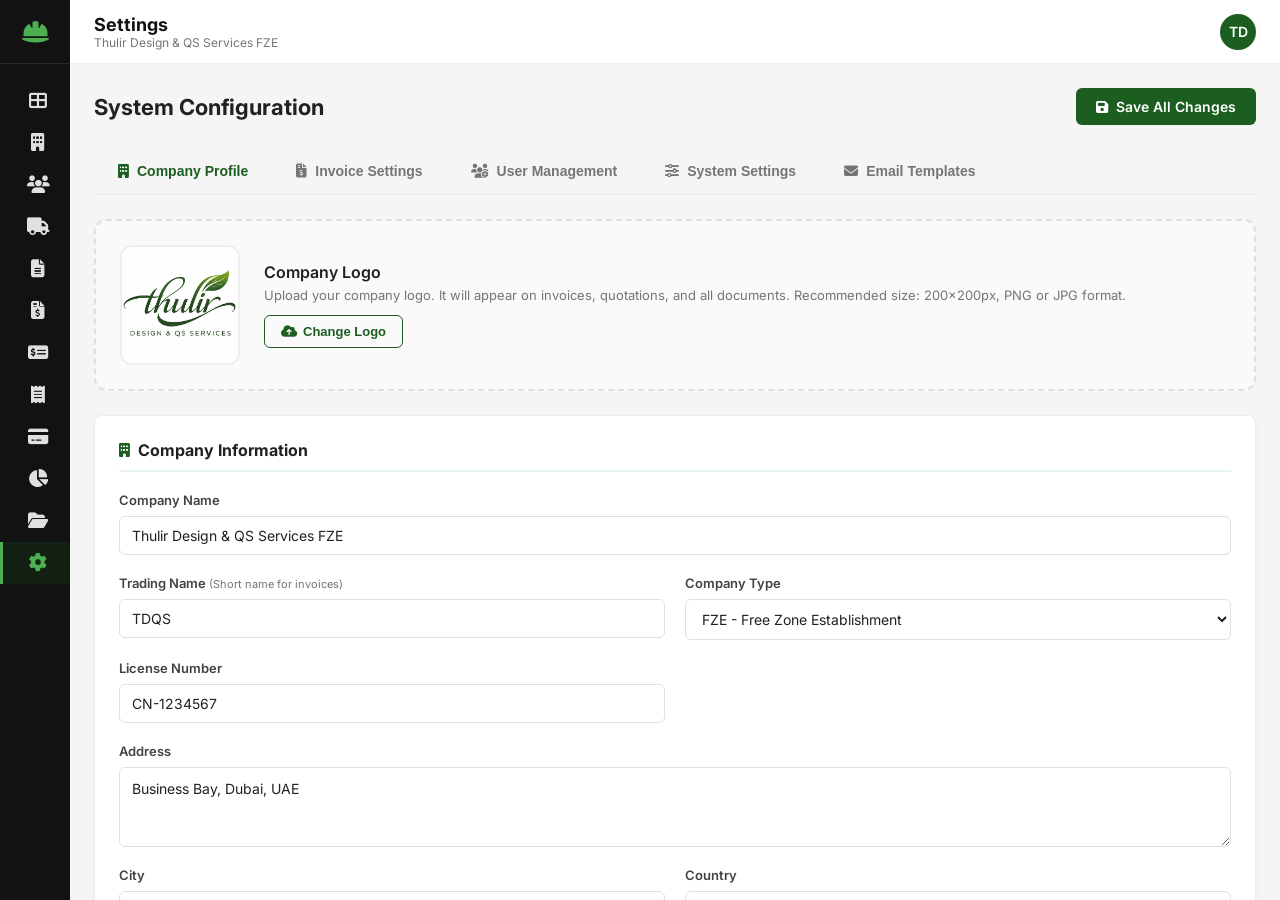
<file: settings.html>
<!DOCTYPE html>
<html lang="en">
<head>
<meta charset="UTF-8">
<meta name="viewport" content="width=device-width, initial-scale=1.0">
<title>TDQS - Settings</title>
<link rel="preconnect" href="https://fonts.googleapis.com">
<link rel="preconnect" href="https://fonts.gstatic.com" crossorigin>
<link href="https://fonts.googleapis.com/css2?family=Inter:wght@300;400;500;600;700&family=Playfair+Display:wght@700&display=swap" rel="stylesheet">
<link rel="stylesheet" href="https://cdnjs.cloudflare.com/ajax/libs/font-awesome/6.5.1/css/all.min.css">
<style>
:root{--fg:#1B5E20;--fh:#2E7D32;--fl:#E8F5E9;--fm:#4CAF50;--w:#FFF;--bk:#121212;--g50:#FAFAFA;--g100:#F5F5F5;--g200:#EEE;--g300:#E0E0E0;--g500:#757575;--g700:#424242;--g900:#212121;--sw:70px;--swe:240px;--hh:64px;--red:#C62828;--blue:#1565C0;--orange:#F57C00;--purple:#7B1FA2;--teal:#00796B}
*{margin:0;padding:0;box-sizing:border-box}
body{font-family:'Inter',sans-serif;background:var(--g100);color:var(--g900);overflow:hidden;height:100vh}
.sidebar{position:fixed;top:0;left:0;bottom:0;width:var(--sw);background:var(--bk);color:var(--w);z-index:1000;transition:width .3s cubic-bezier(.4,0,.2,1);overflow:hidden;display:flex;flex-direction:column}
.sidebar:hover{width:var(--swe)}
.sidebar-logo{height:var(--hh);display:flex;align-items:center;padding:0 20px;border-bottom:1px solid rgba(255,255,255,.1);gap:12px;white-space:nowrap}
.sidebar-logo i{font-size:24px;color:var(--fm);min-width:30px;text-align:center}
.sidebar-logo span{font-family:'Playfair Display',serif;font-size:18px;opacity:0;transition:opacity .2s ease .1s}
.sidebar:hover .sidebar-logo span{opacity:1}
.sidebar-nav{flex:1;padding:16px 0;overflow-y:auto;overflow-x:hidden}
.nav-item{display:flex;align-items:center;padding:12px 20px;color:var(--g300);text-decoration:none;gap:12px;cursor:pointer;transition:all .2s;white-space:nowrap;border-left:3px solid transparent}
.nav-item:hover{background:rgba(255,255,255,.05);color:var(--w)}
.nav-item.active{background:rgba(27,94,32,.2);color:var(--fm);border-left-color:var(--fm)}
.nav-item i{font-size:18px;min-width:30px;text-align:center}
.nav-item span{font-size:14px;font-weight:500;opacity:0;transition:opacity .2s ease .1s}
.sidebar:hover .nav-item span{opacity:1}
.main-wrapper{margin-left:var(--sw);height:100vh;display:flex;flex-direction:column;transition:margin-left .3s}
.header{height:var(--hh);background:var(--w);border-bottom:1px solid var(--g200);display:flex;align-items:center;justify-content:space-between;padding:0 24px;position:sticky;top:0;z-index:500;flex-shrink:0}
.header-left{display:flex;align-items:center;gap:16px}
.mobile-toggle{display:none;background:none;border:none;font-size:20px;color:var(--g700);cursor:pointer}
.header-title h1{font-size:18px;font-weight:700;color:var(--bk)}
.header-title p{font-size:12px;color:var(--g500)}
.header-right{display:flex;align-items:center;gap:16px}
.profile-icon{width:36px;height:36px;border-radius:50%;background:var(--fg);color:var(--w);display:flex;align-items:center;justify-content:center;font-weight:600;font-size:14px;cursor:pointer}
.content{flex:1;overflow-y:auto;padding:24px;background:var(--g100)}
.page-header{display:flex;align-items:center;justify-content:space-between;margin-bottom:24px;flex-wrap:wrap;gap:12px}
.page-header h2{font-size:22px;font-weight:700}
.btn{padding:10px 20px;border:none;border-radius:6px;font-size:14px;font-weight:600;cursor:pointer;display:inline-flex;align-items:center;gap:8px;transition:all .2s;font-family:inherit}
.btn-primary{background:var(--fg);color:var(--w)}.btn-primary:hover{background:var(--fh)}
.btn-secondary{background:var(--g100);color:var(--g700);border:1px solid var(--g300)}.btn-secondary:hover{background:var(--g200)}
.btn-sm{padding:6px 12px;font-size:12px}
.btn-outline{background:transparent;color:var(--fg);border:1px solid var(--fg)}.btn-outline:hover{background:var(--fl)}
.btn-danger{background:var(--red);color:var(--w)}.btn-danger:hover{background:#B71C1C}

/* Settings Tabs */
.settings-tabs{display:flex;gap:0;border-bottom:2px solid var(--g200);margin-bottom:24px;overflow-x:auto}
.stab{padding:14px 24px;border:none;background:none;font-size:14px;font-weight:600;color:var(--g500);cursor:pointer;border-bottom:2px solid transparent;margin-bottom:-2px;transition:all .2s;white-space:nowrap;display:flex;align-items:center;gap:8px}
.stab:hover{color:var(--fg)}.stab.active{color:var(--fg);border-bottom-color:var(--fg)}
.stab-content{display:none}.stab-content.active{display:block}

/* Card */
.card{background:var(--w);border-radius:8px;border:1px solid var(--g200);box-shadow:0 1px 3px rgba(0,0,0,.05);padding:24px;margin-bottom:24px}
.section-title{font-size:16px;font-weight:700;margin-bottom:20px;padding-bottom:10px;border-bottom:2px solid var(--fl);display:flex;align-items:center;gap:8px;color:var(--g900)}
.section-title i{font-size:14px;color:var(--fg)}

/* Form */
.form-grid{display:grid;grid-template-columns:1fr 1fr;gap:20px}
.form-grid .full{grid-column:1/-1}
.form-grid .span-3{grid-column:span 1}
.form-group{display:flex;flex-direction:column}
.form-label{font-size:13px;font-weight:600;color:var(--g700);margin-bottom:8px}
.form-label small{font-weight:400;color:var(--g500);font-size:11px}
.form-input,.form-select,.form-textarea{padding:10px 12px;border:1px solid var(--g300);border-radius:6px;font-size:14px;font-family:inherit;outline:none;transition:border-color .2s;background:var(--w);color:var(--g900)}
.form-textarea{resize:vertical;min-height:80px;line-height:1.6}
.form-input:focus,.form-select:focus,.form-textarea:focus{border-color:var(--fg);box-shadow:0 0 0 3px rgba(27,94,32,0.1)}

/* Logo Upload */
.logo-section{display:flex;align-items:center;gap:24px;margin-bottom:24px;padding:24px;background:var(--g50);border-radius:12px;border:2px dashed var(--g300);transition:all .2s}
.logo-section:hover{border-color:var(--fg);background:var(--fl)}
.logo-preview{width:120px;height:120px;border-radius:12px;background:var(--w);border:2px solid var(--g200);display:flex;align-items:center;justify-content:center;overflow:hidden;flex-shrink:0}
.logo-preview img{width:100%;height:100%;object-fit:contain}
.logo-preview .placeholder{color:var(--g300);font-size:36px}
.logo-upload-info{flex:1}
.logo-upload-info h3{font-size:16px;font-weight:600;margin-bottom:4px}
.logo-upload-info p{font-size:13px;color:var(--g500);line-height:1.5}
.logo-upload-btn{margin-top:10px;padding:8px 16px;border:1px solid var(--fg);border-radius:6px;background:transparent;color:var(--fg);font-size:13px;font-weight:600;cursor:pointer;display:inline-flex;align-items:center;gap:6px;transition:all .2s}
.logo-upload-btn:hover{background:var(--fg);color:var(--w)}

/* Preview Card */
.preview-card{background:var(--w);border:1px solid var(--g200);border-radius:12px;overflow:hidden;max-width:420px;margin-top:24px}
.preview-header{background:var(--bk);padding:20px 24px;display:flex;align-items:center;gap:14px;color:var(--w)}
.preview-header img{height:44px;width:auto;max-width:44px;object-fit:contain;border-radius:6px}
.preview-header .ph-name{font-family:'Playfair Display',serif;font-size:16px;font-weight:700}
.preview-header .ph-sub{font-size:12px;opacity:.7}
.preview-body{padding:16px 24px}
.preview-row{display:flex;justify-content:space-between;font-size:13px;padding:6px 0;border-bottom:1px solid var(--g100)}
.preview-row:last-child{border-bottom:none}
.preview-row .label{color:var(--g500)}
.preview-row .val{font-weight:600}

/* Toggle */
.toggle-row{display:flex;align-items:center;justify-content:space-between;padding:12px 0;border-bottom:1px solid var(--g100)}
.toggle-row:last-child{border-bottom:none}
.toggle-label{display:flex;flex-direction:column;gap:2px}
.toggle-label span:first-child{font-size:14px;font-weight:500;color:var(--g900)}
.toggle-label span:last-child{font-size:12px;color:var(--g500)}
.toggle-switch{width:48px;height:26px;border-radius:13px;background:var(--g300);cursor:pointer;position:relative;transition:background .2s;flex-shrink:0}
.toggle-switch.on{background:var(--fg)}
.toggle-switch::after{content:'';position:absolute;top:3px;left:3px;width:20px;height:20px;border-radius:50%;background:var(--w);transition:transform .2s;box-shadow:0 1px 3px rgba(0,0,0,.2)}
.toggle-switch.on::after{transform:translateX(22px)}

/* User Table */
.user-table{width:100%;border-collapse:collapse;margin-top:16px}
.user-table th{font-size:11px;padding:10px 14px;text-transform:uppercase;letter-spacing:.5px;background:var(--g50);color:var(--g500);font-weight:600;text-align:left}
.user-table td{padding:12px 14px;border-bottom:1px solid var(--g200);font-size:14px}
.user-table tr:hover td{background:var(--g50)}
.role-badge{padding:4px 10px;border-radius:12px;font-size:12px;font-weight:600;white-space:nowrap;display:inline-block}
.role-admin{background:#FFEBEE;color:var(--red)}.role-manager{background:#E3F2FD;color:var(--blue)}.role-user{background:var(--fl);color:var(--fh)}.role-viewer{background:var(--g100);color:var(--g500)}
.action-btn{width:32px;height:32px;border:none;border-radius:6px;cursor:pointer;display:flex;align-items:center;justify-content:center;font-size:13px;transition:all .15s;background:var(--g100);color:var(--g500)}
.action-btn:hover{background:var(--fl);color:var(--fg)}
.add-user-btn{margin-top:16px;padding:8px 16px;border:1px dashed var(--g300);border-radius:6px;font-size:13px;color:var(--fg);cursor:pointer;font-weight:600;display:inline-flex;align-items:center;gap:6px;background:none;transition:all .2s}
.add-user-btn:hover{background:var(--fl);border-color:var(--fg)}

/* Email Template */
.template-card{background:var(--g50);border:1px solid var(--g200);border-radius:8px;padding:20px;margin-bottom:16px;cursor:pointer;transition:all .2s}
.template-card:hover{border-color:var(--fg);box-shadow:0 0 0 1px var(--fg)}
.template-card.active{border-color:var(--fg);background:var(--fl)}
.template-name{font-size:14px;font-weight:600;color:var(--g900);margin-bottom:4px}
.template-desc{font-size:12px;color:var(--g500)}
.template-preview{margin-top:12px;padding:12px;background:var(--w);border-radius:6px;font-size:13px;color:var(--g700);line-height:1.6;border:1px solid var(--g200);max-height:120px;overflow-y:auto;white-space:pre-wrap;word-break:break-word}

/* Toast */
.toast{position:fixed;bottom:24px;left:50%;transform:translateX(-50%) translateY(80px);padding:12px 24px;border-radius:8px;font-size:14px;font-weight:600;color:var(--w);z-index:9999;transition:transform .3s ease;box-shadow:0 4px 12px rgba(0,0,0,.2)}
.toast.show{transform:translateX(-50%) translateY(0)}.toast-success{background:var(--fg)}.toast-error{background:var(--red)}

@media(max-width:1024px){.form-grid{grid-template-columns:1fr}.two-col{grid-template-columns:1fr}}
@media(max-width:768px){.sidebar{width:var(--swe);left:calc(-1*var(--swe))}.sidebar.open{left:0}.sidebar:hover{width:var(--swe)}.sidebar .nav-item span,.sidebar:hover .nav-item span{opacity:1}.sidebar .sidebar-logo span,.sidebar:hover .sidebar-logo span{opacity:1}.main-wrapper{margin-left:0}.mobile-toggle{display:block}.content{padding:16px}.settings-tabs{overflow-x:auto}.stab{padding:12px 16px;font-size:13px}.logo-section{flex-direction:column;text-align:center}.preview-card{max-width:100%}}
@media(max-width:480px){.user-table{font-size:12px}.user-table th,.user-table td{padding:8px 10px}}
</style>
</head>
<body>

<div class="sidebar-overlay" id="sidebarOverlay"></div>
<aside class="sidebar" id="sidebar">
<div class="sidebar-logo"><i class="fas fa-hard-hat"></i><span>THULIR FZE</span></div>
<nav class="sidebar-nav">
<a class="nav-item" href="index.html"><i class="fas fa-th-large"></i><span>Dashboard</span></a>
<a class="nav-item" href="projects.html"><i class="fas fa-building"></i><span>Projects</span></a>
<a class="nav-item" href="clients.html"><i class="fas fa-users"></i><span>Clients</span></a>
<a class="nav-item" href="vendors.html"><i class="fas fa-truck"></i><span>Vendors</span></a>
<a class="nav-item" href="quotations.html"><i class="fas fa-file-alt"></i><span>Quotations</span></a>
<a class="nav-item" href="invoices.html"><i class="fas fa-file-invoice-dollar"></i><span>Invoices</span></a>
<a class="nav-item" href="payments.html"><i class="fas fa-money-check-alt"></i><span>Payments</span></a>
<a class="nav-item" href="receipts.html"><i class="fas fa-receipt"></i><span>Receipts</span></a>
<a class="nav-item" href="expenses.html"><i class="fas fa-credit-card"></i><span>Expenses</span></a>
<a class="nav-item" href="reports.html"><i class="fas fa-chart-pie"></i><span>Reports</span></a>
<a class="nav-item" href="documents.html"><i class="fas fa-folder-open"></i><span>Documents</span></a>
<a class="nav-item active" href="settings.html"><i class="fas fa-cog"></i><span>Settings</span></a>
</nav>
</aside>

<div class="main-wrapper">
<header class="header">
<div class="header-left">
<button class="mobile-toggle" id="mobileToggle"><i class="fas fa-bars"></i></button>
<div class="header-title"><h1>Settings</h1><p>Thulir Design & QS Services FZE</p></div>
</div>
<div class="header-right"><div class="profile-icon">TD</div></div>
</header>
<main class="content">
<div class="page-header">
<div><h2>System Configuration</h2></div>
<button class="btn btn-primary" id="saveAllBtn"><i class="fas fa-save"></i> Save All Changes</button>
</div>

<div class="settings-tabs">
<button class="stab active" data-stab="company"><i class="fas fa-building"></i> Company Profile</button>
<button class="stab" data-stab="invoice"><i class="fas fa-file-invoice-dollar"></i> Invoice Settings</button>
<button class="stab" data-stab="users"><i class="fas fa-users-cog"></i> User Management</button>
<button class="stab" data-stab="system"><i class="fas fa-sliders-h"></i> System Settings</button>
<button class="stab" data-stab="email"><i class="fas fa-envelope"></i> Email Templates</button>
</div>

<!-- COMPANY PROFILE -->
<div class="stab-content active" id="stab-company">
<div class="logo-section">
<div class="logo-preview" id="logoPreview"><img src="logo.png" alt="Logo" onerror="this.style.display='none';this.parentElement.innerHTML='<i class=\'fas fa-hard-hat placeholder\'></i>'"></div>
<div class="logo-upload-info">
<h3>Company Logo</h3>
<p>Upload your company logo. It will appear on invoices, quotations, and all documents. Recommended size: 200x200px, PNG or JPG format.</p>
<button class="logo-upload-btn" onclick="document.getElementById('logoInput').click()"><i class="fas fa-cloud-upload-alt"></i> Change Logo</button>
<input type="file" id="logoInput" accept="image/*" style="display:none" onchange="handleLogo(this)">
</div>
</div>

<div class="card">
<div class="section-title"><i class="fas fa-building"></i> Company Information</div>
<div class="form-grid">
<div class="form-group full"><label class="form-label">Company Name</label><input type="text" class="form-input" id="sCompanyName" value="Thulir Design & QS Services FZE"></div>
<div class="form-group"><label class="form-label">Trading Name <small>(Short name for invoices)</small></label><input type="text" class="form-input" id="sTradeName" value="TDQS"></div>
<div class="form-group"><label class="form-label">Company Type</label><select class="form-select" id="sCompanyType"><option>FZE - Free Zone Establishment</option><option>LLC - Limited Liability Company</option><option>Sole Establishment</option></select></div>
<div class="form-group"><label class="form-label">License Number</label><input type="text" class="form-input" id="sLicense" value="CN-1234567"></div>
<div class="form-group full"><label class="form-label">Address</label><textarea class="form-textarea" id="sAddress" rows="2">Business Bay, Dubai, UAE</textarea></div>
<div class="form-group"><label class="form-label">City</label><input type="text" class="form-input" id="sCity" value="Dubai"></div>
<div class="form-group"><label class="form-label">Country</label><select class="form-select" id="sCountry"><option selected>UAE</option><option>India</option><option>Saudi Arabia</option><option>Oman</option></select></div>
<div class="form-group"><label class="form-label">Email</label><input type="email" class="form-input" id="sEmail" value="accounts@thulirfze.com"></div>
<div class="form-group"><label class="form-label">Phone</label><input type="tel" class="form-input" id="sPhone" value="+971 4 123 4567"></div>
<div class="form-group"><label class="form-label">Mobile</label><input type="tel" class="form-input" id="sMobile" value="+971 50 123 4567"></div>
<div class="form-group"><label class="form-label">Website</label><input type="url" class="form-input" id="sWebsite" value="www.thulirfze.com"></div>
<div class="form-group"><label class="form-label">TRN <small>(Tax Registration Number)</small></label><input type="text" class="form-input" id="sTRN" value="100123456789003"></div>
</div>
</div>

<div class="section-title" style="margin-top:8px"><i class="fas fa-eye"></i> Invoice Preview</div>
<div class="preview-card">
<div class="preview-header"><img src="logo.png" alt="Logo" onerror="this.style.display='none'"><div><div class="ph-name" id="prevName">Thulir Design & QS Services FZE</div><div class="ph-sub" id="prevSub">Construction Design & Quantity Surveying</div></div></div>
<div class="preview-body">
<div class="preview-row"><span class="label">Address</span><span class="val" id="prevAddr">Business Bay, Dubai, UAE</span></div>
<div class="preview-row"><span class="label">Email</span><span class="val" id="prevEmail">accounts@thulirfze.com</span></div>
<div class="preview-row"><span class="label">Phone</span><span class="val" id="prevPhone">+971 4 123 4567</span></div>
<div class="preview-row"><span class="label">TRN</span><span class="val" id="prevTRN">100123456789003</span></div>
<div class="preview-row"><span class="label">Website</span><span class="val" id="prevWeb">www.thulirfze.com</span></div>
</div>
</div>
</div>

<!-- INVOICE SETTINGS -->
<div class="stab-content" id="stab-invoice">
<div class="card">
<div class="section-title"><i class="fas fa-file-invoice-dollar"></i> Quotation Numbering</div>
<div class="form-grid">
<div class="form-group"><label class="form-label">Prefix</label><input type="text" class="form-input" id="qPrefix" value="QT-"></div>
<div class="form-group"><label class="form-label">Starting Number</label><input type="number" class="form-input" id="qStart" value="11" min="1"></div>
<div class="form-group"><label class="label">Number Digits</label><select class="form-select" id="qDigits"><option value="3" selected>3 (QT-001)</option><option value="4">4 (QT-0001)</option><option value="5">5 (QT-00001)</option></select></div>
</div>
</div>
<div class="card">
<div class="section-title"><i class="fas fa-file-invoice-dollar"></i> Invoice Numbering</div>
<div class="form-grid">
<div class="form-group"><label class="form-label">Prefix</label><input type="text" class="form-input" id="iPrefix" value="INV-"></div>
<div class="form-group"><label class="form-label">Starting Number</label><input type="number" class="form-input" id="iStart" value="11" min="1"></div>
<div class="form-group"><label class="form-label">Number Digits</label><select class="form-select" id="iDigits"><option value="3" selected>3 (INV-001)</option><option value="4">4 (INV-0001)</option><option value="5">5 (INV-00001)</option></select></div>
</div>
</div>
<div class="card">
<div class="section-title"><i class="fas fa-receipt"></i> Receipt Numbering</div>
<div class="form-grid">
<div class="form-group"><label class="form-label">Prefix</label><input type="text" class="form-input" id="rPrefix" value="RCT-"></div>
<div class="form-group"><label class="form-label">Starting Number</label><input type="number" class="form-input" id="rStart" value="9" min="1"></div>
</div>
</div>
<div class="card">
<div class="section-title"><i class="fas fa-money-check-alt"></i> Payment Numbering</div>
<div class="form-grid">
<div class="form-group"><label class="form-label">Prefix</label><input type="text" class="form-input" id="pPrefix" value="PAY-"></div>
<div class="form-group"><label class="form-label">Starting Number</label><input type="number" class="form-input" id="pStart" value="12" min="1"></div>

</div>
</div>
<div class="card">
<div class="section-title"><i class="fas fa-percent"></i> VAT Settings</div>
<div class="form-grid">
<div class="form-group"><label class="form-label">VAT Registration</label><select class="form-select" id="sVatStatus"><option value="registered">VAT Registered</option><option value="not-registered">Not Registered</option></select></div>
<div class="form-group"><label class="form-label">VAT Rate (%)</label><input type="number" class="form-input" id="sVatRate" value="5" min="0" max="100" step="0.25"></div>
<div class="form-group full"><label class="form-label">VAT Label on Invoice</label><input type="text" class="form-input" id="sVatLabel" value="VAT"></div>
</div>
<div class="section-title" style="margin-top:16px"><i class="fas fa-align-left"></i> Invoice Default Notes</div>
<div class="form-grid .full"><textarea class="form-textarea" id="sInvNotes" rows="3">1. Work will commence after approval.
2. Payment as per agreed terms.
3. Additional scope will be charged separately.
4. This invoice is valid for 30 days from the date of issue.</textarea></div>
</div>
</div>

<!-- USER MANAGEMENT -->
<div class="stab-content" id="stab-users">
<div class="card">
<div class="section-title"><i class="fas fa-users-cog"></i> User Roles & Permissions</div>
<table class="user-table">
<thead><tr><th>User</th><th>Email</th><th>Role</th><th>Status</th><th style="width:60px"></th></tr></thead>
<tbody id="userTableBody">
<tr>
<td style="font-weight:600;display:flex;align-items:center;gap:10px"><div style="width:32px;height:32px;border-radius:50%;background:var(--fg);color:var(--w);display:flex;align-items:center;justify-content:center;font-size:13px;font-weight:700">TD</div>Admin User</td>
<td style="color:var(--g500)">admin@thulirfze.com</td>
<td><span class="role-badge role-admin">Admin</span></td>
<td><span class="role-badge role-admin">Active</span></td>
<td><button class="action-btn" title="Edit"><i class="fas fa-pen"></i></button></td>
</tr>
<tr>
<td style="font-weight:600;display:flex;align-items:center;gap:10px"><div style="width:32px;height:32px;border-radius:50%;background:var(--blue);color:var(--w);display:flex;align-items:center;justify-content:center;font-size:13px;font-weight:700">AK</div>Ahmed Khan</td>
<td style="color:var(--g500)">ahmed@thulirfze.com</td>
<td><span class="role-badge role-manager">Manager</span></td>
<td><span class="role-badge role-manager">Active</span></td>
<td><button class="action-btn" title="Edit"><i class="fas fa-pen"></i></button></td>
</tr>
<tr>
<td style="font-weight:600;display:flex;align-items:center;gap:10px"><div style="width:32px;height:32px;border-radius:50%;background:var(--g500);color:var(--w);display:flex;align-items:center;justify-content:center;font-size:13px;font-weight:700">SR</div>Suresh Rajan</td>
<td style="color:var(--g500)">suresh@thulirfze.com</td>
<td><span class="role-badge role-user">User</span></td>
<td><span class="role-badge role-user">Active</span></td>
<td><button class="action-btn" title="Edit"><i class="fas fa-pen"></i></button></td>
</tr>
<tr>
<td style="font-weight:600;display:flex;align-items:center;gap:10px"><div style="width:32px;height:32px;border-radius:50%;background:var(--g500);color:var(--w);display:flex;align-items:center;justify-content:center;font-size:13px;font-weight:700">FM</div>Fatima Mahmoud</td>
<td style="color:var(--g500)">fatima@thulirfze.com</td>
<td><span class="role-badge role-viewer">Viewer</span></td>
<td><span class="role-badge role-viewer">Active</span></td>
<td><button class="action-btn" title="Edit"><i class="fas fa-pen"></i></button></td>
</tr>
</tbody>
</table>
<button class="add-user-btn" onclick="showToast('Add user form would open here')"><i class="fas fa-plus"></i> Add New User</button>
</div>
<div class="card">
<div class="section-title"><i class="fas fa-shield-alt"></i> Permission Matrix</div>
<table class="user-table">
<thead><tr><th>Permission</th><th style="text-align:center">Admin</th><th style="text-align:center">Manager</th><th style="text-align:center">User</th><th style="text-align:center">Viewer</th></tr></thead>
<tbody>
<tr><td>Create Projects</td><td style="text-align:center;color:var(--fg)"><i class="fas fa-check"></i></td><td style="text-align:center;color:var(--fg)"><i class="fas fa-check"></i></td><td style="text-align:center;color:var(--g500)"><i class="fas fa-times"></i></td><td style="text-align:center;color:var(--g500)"><i class="fas fa-times"></i></td></tr>
<tr><td>Create Invoices</td><td style="text-align:center;color:var(--fg)"><i class="fas fa-check"></i></td><td style="text-align:center;color:var(--fg)"><i class="fas fa-check"></i></td><td style="text-align:center;color:var(--g500)"><i class="fas fa-times"></i></td><td style="text-align:center;color:var(--g500)"><i class="fas fa-times"></i></td></tr>
<tr><td>Record Payments</td><td style="text-align:center;color:var(--fg)"><i class="fas fa-check"></i></td><td style="text-align:center;color:var(--fg)"><i class="fas fa-check"></i></td><td style="text-align:center;color:var(--g500)"><i class="fas fa-times"></i></td><td style="text-align:center;color:var(--g500)"><i class="fas fa-times"></i></td></tr>
<tr><td>View Reports</td><td style="text-align:center;color:var(--fg)"><i class="fas fa-check"></i></td><td style="text-align:center;color:var(--fg)"><i class="fas fa-check"></i></td><td style="text-align:center;color:var(--fg)"><i class="fas fa-check"></i></td><td style="text-align:center;color:var(--fg)"><i class="fas fa-check"></i></td></tr>
<tr><td>Manage Settings</td><td style="text-align:center;color:var(--fg)"><i class="fas fa-check"></i></td><td style="text-align:center;color:var(--g500)"><i class="fas fa-times"></i></td><td style="text-align:center;color:var(--g500)"><i class="fas fa-times"></i></td><td style="text-align:center;color:var(--g500)"><i class="fas fa-times"></i></td></tr>
<tr><td>Manage Users</td><td style="text-align:center;color:var(--fg)"><i class="fas fa-check"></i></td><td style="text-align:center;color:var(--g500)"><i class="fas fa-times"></i></td><td style="text-align:center;color:var(--g500)"><i class="fas fa-times"></i></td><td style="text-align:center;color:var(--g500)"><i class="fas fa-times"></i></td></tr>
</tbody>
</table>
</div>
</div>

<!-- SYSTEM SETTINGS -->
<div class="stab-content" id="stab-system">
<div class="card">
<div class="section-title"><i class="fas fa-globe"></i> Regional Settings</div>
<div class="form-grid">
<div class="form-group"><label class="form-label">Currency</label><select class="form-select" id="sCurrency"><option value="AED" selected>AED - UAE Dirham</option><option value="INR">INR - Indian Rupee</option><option value="SAR">SAR - Saudi Riyal</option><option value="OMR">OMR - Omani Rial</option><option value="USD">USD - US Dollar</option></select></div>
<div class="form-group"><label class="form-label">Date Format</label><select class="form-select" id="sDateFormat"><option value="DD/MM/YYYY" selected>DD/MM/YYYY</option><option value="MM/DD/YYYY">MM/DD/YYYY</option><option value="YYYY-MM-DD">YYYY-MM-DD</option></select></div>
<div class="form-group"><label class="form-label">Time Zone</label><select class="form-select" id="sTimezone"><option selected>Gulf Standard Time (GST, UTC+4)</option><option>India Standard Time (IST, UTC+5:30)</option><option>Arabia Standard Time (AST, UTC+3)</option></select></div>
<div class="form-group"><label class="form-label">Financial Year Start</label><select class="form-select" id="sFYStart"><option value="04" selected>April</option><option value="01">January</option><option value="07">July</option></select></div>
</div>
</div>
<div class="card">
<div class="section-title"><i class="fas fa-palette"></i> Appearance</div>
<div class="form-grid">
<div class="form-group"><label class="form-label">Language</label><select class="form-select" id="sLanguage"><option value="en" selected>English</option><option value="ar">العربية (Arabic)</option></select></div>
<div class="form-group"><label class="form-label">Font Size</label><select class="form-select" id="sFontSize"><option value="small">Small</option><option value="medium" selected>Medium</option><option value="large">Large</option></select></div>
</div>
</div>
<div class="card">
<div class="section-title"><i class="fas fa-bell"></i> Notifications</div>
<div style="max-width:500px">
<div class="toggle-row"><div class="toggle-label"><span>Email on new invoice</span><span>Receive email when an invoice is created</span></div><div class="toggle-switch on" onclick="this.classList.toggle('on')"></div></div>
<div class="toggle-row"><div class="toggle-label"><span>Email on payment received</span><span>Notify when client payment is recorded</span></div><div class="toggle-switch on" onclick="this.classList.toggle('on')"></div></div>
<div class="toggle-row"><div class="toggle-label"><span>Low stock alerts</span><span>Alert when vendor balance is high</span></div><div class="toggle-switch" onclick="this.classList.toggle('on')"></div></div>
<div class="toggle-row"><div class="toggle-label"><span>Monthly summary report</span><span>Auto-send monthly financial summary</span></div><div class="toggle-switch on" onclick="this.classList.toggle('on')"></div></div>
<div class="toggle-row"><div class="toggle-label"><span>Dark mode</span><span>Switch to dark theme</span></div><div class="toggle-switch" onclick="this.classList.toggle('on')"></div></div>
</div>
</div>
</div>

<!-- EMAIL TEMPLATES -->
<div class="stab-content" id="stab-email">
<div class="card" style="margin-bottom:16px">
<div class="section-title"><i class="fas fa-info-circle"></i> Email Configuration</div>
<div class="form-grid">
<div class="form-group"><label class="form-label">From Name</label><input type="text" class="form-input" id="eFromName" value="THULIR Design & QS Services FZE"></div>
<div class="form-group"><label class="form-label">From Email</label><input type="email" class="form-input" id="eFromEmail" value="accounts@thulirfze.com"></div>
<div class="form-group full"><label class="form-label">SMTP Server <small>(Configure in backend for sending)</small></label><input type="text" class="form-input" value="smtp.thulirfze.com" disabled style="background:var(--g50);color:var(--g500)"></div>
</div>
</div>

<div class="section-title"><i class="fas fa-envelope-open-text"></i> Email Templates</div>
<div class="template-card active" onclick="selectTemplate(this,0)">
<div class="template-name"><i class="fas fa-file-invoice-dollar" style="color:var(--fg);margin-right:6px"></i>Invoice Email Template</div>
<div class="template-desc">Sent to clients when an invoice is created or sent</div>
<div class="template-preview">Dear [Client Name],

Please find attached invoice [Invoice No.] for [Project Name].

Amount Due: [Total Amount]
Due Date: [Due Date]

Payment can be made via bank transfer to the account details below.

Thank you for your business.

Best regards,
THULIR Design & QS Services FZE</div>

</div>
<div class="template-card" onclick="selectTemplate(this,1)">
<div class="template-name"><i class="fas fa-file-alt" style="color:var(--blue);margin-right:6px"></i>Quotation Email Template</div>
<div class="template-desc">Sent to clients when a quotation is submitted for approval</div>
<div class="template-preview">Dear [Client Name],

Thank you for your inquiry. Please find attached our quotation [Quotation No.] for [Project Name].

Quotation Validity: [Validity Period]
Total Amount: [Total Amount]

We look forward to your favorable response.

Best regards,
THULIR Design & QS Services FZE</div>

</div>
<div class="template-card" onclick="selectTemplate(this,2)">
<div class="template-name"><i class="fas fa-money-check-alt" style="color:var(--orange);margin-right:6px"></i>Payment Receipt Template</div>
<div class="template-desc">Sent to clients as payment confirmation</div>
<div class="template-preview">Dear [Client Name],

This is to confirm that we have received payment of [Amount] from you against [Invoice No.] for [Project Name].

Transaction Reference: [Payment Ref]
Date: [Payment Date]
Mode: [Payment Mode]

Thank you for your prompt payment.

Best regards,
THULIR Design & QS Services FZE</div>

</div>
<div class="template-card" onclick="selectTemplate(this,3)">
<div class="template-name"><i class="fas fa-bell" style="color:var(--purple);margin-right:6px"></i>Payment Reminder Template</div>
<div class="template-desc">Sent to clients for outstanding payment follow-up</div>
<div class="template-preview">Dear [Client Name],

This is a gentle reminder that the payment of [Outstanding Amount] for [Invoice No.] is due on [Due Date].

If payment has already been made, please disregard this notice.

Best regards,
THULIR Design & QS Services FZE</div>

</div>
<div style="margin-top:16px;padding:16px;background:var(--g50);border-radius:8px;border:1px solid var(--g200)">
<div style="font-size:13px;color:var(--g500);line-height:1.6"><i class="fas fa-lightbulb" style="color:var(--orange);margin-right:6px"></i>
<strong>Note:</strong> Email templates are currently displayed for preview. Actual email sending requires SMTP server configuration in the backend. You can edit templates above to customize the content.
Variables in [brackets] will be auto-replaced with actual data when emails are sent.</div>
</div>
</div>
</div>

</main>
</div>

<!-- TOAST -->
<div class="toast" id="toastEl"></div>

<script>
// ── SIDEBAR ──
const sidebar=document.getElementById('sidebar'),mobileToggle=document.getElementById('mobileToggle'),overlay=document.getElementById('sidebarOverlay');
mobileToggle.addEventListener('click',()=>{sidebar.classList.toggle('open');overlay.classList.toggle('active')});
overlay.addEventListener('click',()=>{sidebar.classList.remove('open');overlay.classList.remove('active')});
document.querySelectorAll('.nav-item').forEach(item=>{item.addEventListener('click',e=>{document.querySelectorAll('.nav-item').forEach(i=>i.classList.remove('active'));e.currentTarget.classList.add('active');if(window.innerWidth<=768){sidebar.classList.remove('open');overlay.classList.remove('active')}})});

// ── SETTINGS TABS ──
document.querySelectorAll('.stab').forEach(tab=>{
tab.addEventListener('click',()=>{
document.querySelectorAll('.stab').forEach(t=>t.classList.remove('active'));
document.querySelectorAll('.stab-content').forEach(c=>c.classList.remove('active'));
tab.classList.add('active');
document.getElementById('stab-'+tab.dataset.stab).classList.add('active');
});
});

// ── LOGO UPLOAD ──
function handleLogo(input){
const file=input.files[0];
if(!file)return;
const reader=new FileReader();
reader.onload=function(e){
document.getElementById('logoPreview').innerHTML='<img src="'+e.target.result+'" alt="Logo">';
document.querySelectorAll('.preview-header img').forEach(img=>{img.src=e.target.result});
};
reader.readAsDataURL(file);
showToast('Logo updated successfully');
}

// ── LIVE PREVIEW UPDATE ──
function updatePreview(){
document.getElementById('prevName').textContent=document.getElementById('sCompanyName').value;
document.getElementById('prevSub').textContent=document.getElementById('sTradeName').value+' — Construction Design & QS Services';
document.getElementById('prevAddr').textContent=document.getElementById('sAddress').value;
document.getElementById('prevEmail').textContent=document.getElementById('sEmail').value;
document.getElementById('prevPhone').textContent=document.getElementById('sPhone').value;
document.getElementById('prevTRN').textContent=document.getElementById('sTRN').value;
document.getElementById('prevWeb').textContent=document.getElementById('sWebsite').value;
}

['sCompanyName','sTradeName','sAddress','sEmail','sPhone','sMobile','sWebsite','sTRN'].forEach(id=>{
document.getElementById(id).addEventListener('input',updatePreview);
});

// ── EMAIL TEMPLATES ──
function selectTemplate(el,idx){
document.querySelectorAll('.template-card').forEach(c=>c.classList.remove('active'));
el.classList.add('active');
}

// ── SAVE ALL ──
document.getElementById('saveAllBtn').addEventListener('click',()=>{
// Simulate saving
const settings={
company:{name:document.getElementById('sCompanyName').value,tradeName:document.getElementById('sTradeName').value,type:document.getElementById('sCompanyType').value,license:document.getElementById('sLicense').value,address:document.getElementById('sAddress').value,city:document.getElementById('sCity').value,country:document.getElementById('sCountry').value,email:document.getElementById('sEmail').value,phone:document.getElementById('sPhone').value,mobile:document.getElementById('sMobile').value,website:document.getElementById('sWebsite').value,trn:document.getElementById('sTRN').value},
invoice:{qPrefix:document.getElementById('qPrefix').value,qStart:document.getElementById('qStart').value,qDigits:document.getElementById('qDigits').value,iPrefix:document.getElementById('iPrefix').value,iStart:document.getElementById('iStart').value,iDigits:document.getElementById('iDigits').value,rPrefix:document.getElementById('rPrefix').value,rStart:document.getElementById('rStart').value,vatStatus:document.getElementById('sVatStatus').value,vatRate:document.getElementById('sVatRate').value,vatLabel:document.getElementById('sVatLabel').value,invNotes:document.getElementById('sInvNotes').value},
payment:{pPrefix:document.getElementById('pPrefix').value,pStart:document.getElementById('pStart').value},
system:{currency:document.getElementById('sCurrency').value,dateFormat:document.getElementById('sDateFormat').value,timezone:document.getElementById('sTimezone').value,fyStart:document.getElementById('sFYStart').value,language:document.getElementById('sLanguage').value,fontSize:document.getElementById('sFontSize').value},
email:{fromName:document.getElementById('eFromName').value,fromEmail:document.getElementById('eFromEmail').value}
};
localStorage.setItem('tdqs_settings',JSON.stringify(settings));
showToast('All settings saved successfully');
});

// ── LOAD SAVED SETTINGS ──
(function loadSettings(){
try{
const s=JSON.parse(localStorage.getItem('tdqs_settings'));
if(s){
if(s.company){
document.getElementById('sCompanyName').value=s.company.name||'';
document.getElementById('sTradeName').value=s.company.tradeName||'';
document.getElementById('sCompanyType').value=s.company.type||'FZE - Free Zone Establishment';
document.getElementById('sLicense').value=s.company.license||'';
document.getElementById('sAddress').value=s.company.address||'';
document.getElementById('sCity').value=s.company.city||'';
document.getElementById('sCountry').value=s.company.country||'UAE';
document.getElementById('sEmail').value=s.company.email||'';
document.getElementById('sPhone').value=s.company.phone||'';
document.getElementById('sMobile').value=s.company.mobile||'';
document.getElementById('sWebsite').value=s.company.website||'';
document.getElementById('sTRN').value=s.company.trn||'';
updatePreview();
}
if(s.invoice){
document.getElementById('qPrefix').value=s.invoice.qPrefix||'QT-';
document.getElementById('qStart').value=s.invoice.qStart||11;
document.getElementById('qDigits').value=s.invoice.qDigits||'3';
document.getElementById('iPrefix').value=s.invoice.iPrefix||'INV-';
document.getElementById('iStart').value=s.invoice.iStart||11;
document.getElementById('iDigits').value=s.invoice.iDigits||'3';
document.getElementById('rPrefix').value=s.invoice.rPrefix||'RCT-';
document.getElementById('rStart').value=s.invoice.rStart||9;
document.getElementById('sVatStatus').value=s.invoice.vatStatus||'registered';
document.getElementById('sVatRate').value=s.invoice.vatRate||5;
document.getElementById('sVatLabel').value=s.invoice.vatLabel||'VAT';
document.getElementById('sInvNotes').value=s.invoice.invNotes||'';
document.getElementById('pPrefix').value=s.payment.pPrefix||'PAY-';
document.getElementById('pStart').value=s.payment.pStart||12;
}
if(s.system){
document.getElementById('sCurrency').value=s.system.currency||'AED';
document.getElementById('sDateFormat').value=s.system.dateFormat||'DD/MM/YYYY';
document.getElementById('sTimezone').value=s.system.timezone||'GST';
document.getElementById('sFYStart').value=s.system.fyStart||'04';
document.getElementById('sLanguage').value=s.system.language||'en';
document.getElementById('sFontSize').value=s.system.fontSize||'medium';
}
if(s.email){
document.getElementById('eFromName').value=s.email.fromName||'';
document.getElementById('eFromEmail').value=s.email.fromEmail||'';
}
}catch(e){console.log('Settings loaded from defaults')}
})();

// ── TOAST ──
function showToast(msg,type='success'){
const el=document.getElementById('toastEl');
el.textContent=msg;el.className='toast toast-'+type;
el.style.transform='translateX(-50%) translateY(80px)';
setTimeout(()=>el.classList.add('show'),10);
setTimeout(()=>{el.classList.remove('show');setTimeout(()=>el.style.transform='translateX(-50%) translateY(80px)',300)},3000);
}
</script>
</body>
</html>
</file>
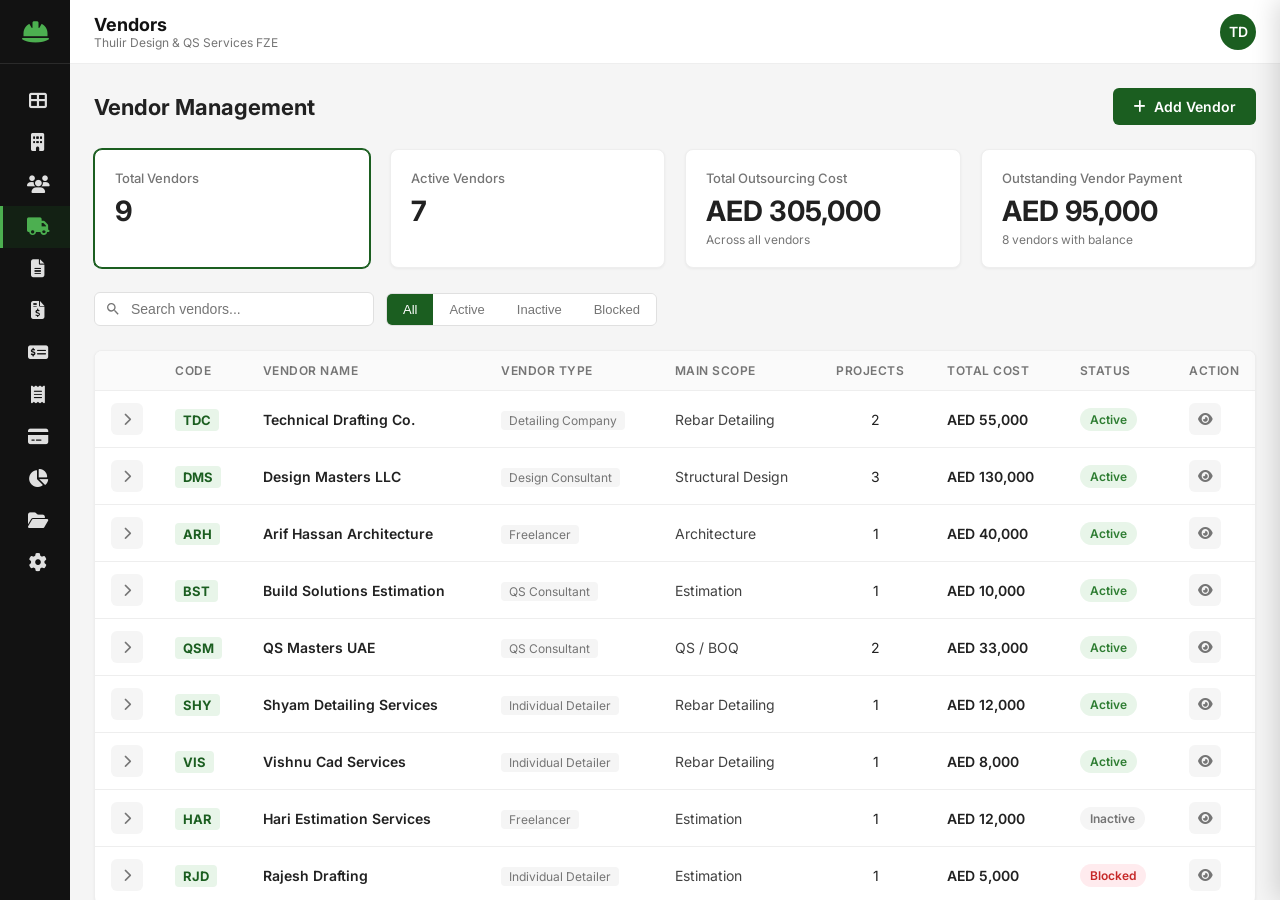
<file: vendors.html>
<!DOCTYPE html>
<html lang="en">
<head>
<meta charset="UTF-8">
<meta name="viewport" content="width=device-width, initial-scale=1.0">
<title>TDQS - Vendors</title>
<link rel="preconnect" href="https://fonts.googleapis.com">
<link rel="preconnect" href="https://fonts.gstatic.com" crossorigin>
<link href="https://fonts.googleapis.com/css2?family=Inter:wght@300;400;500;600;700&family=Playfair+Display:wght@700&display=swap" rel="stylesheet">
<link rel="stylesheet" href="https://cdnjs.cloudflare.com/ajax/libs/font-awesome/6.5.1/css/all.min.css">
<style>
:root{--fg:#1B5E20;--fh:#2E7D32;--fl:#E8F5E9;--fm:#4CAF50;--w:#FFF;--bk:#121212;--g50:#FAFAFA;--g100:#F5F5F5;--g200:#EEE;--g300:#E0E0E0;--g500:#757575;--g700:#424242;--g900:#212121;--sw:70px;--swe:240px;--hh:64px;--red:#C62828;--blue:#1565C0}
*{margin:0;padding:0;box-sizing:border-box}
body{font-family:'Inter',sans-serif;background:var(--g100);color:var(--g900);overflow:hidden;height:100vh}
.sidebar{position:fixed;top:0;left:0;bottom:0;width:var(--sw);background:var(--bk);color:var(--w);z-index:1000;transition:width .3s cubic-bezier(.4,0,.2,1);overflow:hidden;display:flex;flex-direction:column}
.sidebar:hover{width:var(--swe)}
.sidebar-logo{height:var(--hh);display:flex;align-items:center;padding:0 20px;border-bottom:1px solid rgba(255,255,255,.1);gap:12px;white-space:nowrap}
.sidebar-logo i{font-size:24px;color:var(--fm);min-width:30px;text-align:center}
.sidebar-logo span{font-family:'Playfair Display',serif;font-size:18px;opacity:0;transition:opacity .2s ease .1s}
.sidebar:hover .sidebar-logo span{opacity:1}
.sidebar-nav{flex:1;padding:16px 0;overflow-y:auto;overflow-x:hidden}
.nav-item{display:flex;align-items:center;padding:12px 20px;color:var(--g300);text-decoration:none;gap:12px;cursor:pointer;transition:all .2s;white-space:nowrap;border-left:3px solid transparent}
.nav-item:hover{background:rgba(255,255,255,.05);color:var(--w)}
.nav-item.active{background:rgba(27,94,32,.2);color:var(--fm);border-left-color:var(--fm)}
.nav-item i{font-size:18px;min-width:30px;text-align:center}
.nav-item span{font-size:14px;font-weight:500;opacity:0;transition:opacity .2s ease .1s}
.sidebar:hover .nav-item span{opacity:1}
.main-wrapper{margin-left:var(--sw);height:100vh;display:flex;flex-direction:column;transition:margin-left .3s}
.header{height:var(--hh);background:var(--w);border-bottom:1px solid var(--g200);display:flex;align-items:center;justify-content:space-between;padding:0 24px;position:sticky;top:0;z-index:500;flex-shrink:0}
.header-left{display:flex;align-items:center;gap:16px}
.mobile-toggle{display:none;background:none;border:none;font-size:20px;color:var(--g700);cursor:pointer}
.header-title h1{font-size:18px;font-weight:700;color:var(--bk)}
.header-title p{font-size:12px;color:var(--g500)}
.header-right{display:flex;align-items:center;gap:16px}
.profile-icon{width:36px;height:36px;border-radius:50%;background:var(--fg);color:var(--w);display:flex;align-items:center;justify-content:center;font-weight:600;font-size:14px;cursor:pointer}
.content{flex:1;overflow-y:auto;padding:24px;background:var(--g100)}
.page-header{display:flex;align-items:center;justify-content:space-between;margin-bottom:24px;flex-wrap:wrap;gap:12px}
.page-header h2{font-size:22px;font-weight:700}
.btn{padding:10px 20px;border:none;border-radius:6px;font-size:14px;font-weight:600;cursor:pointer;display:inline-flex;align-items:center;gap:8px;transition:all .2s;font-family:inherit}
.btn-primary{background:var(--fg);color:var(--w)}.btn-primary:hover{background:var(--fh)}
.btn-secondary{background:var(--g100);color:var(--g700);border:1px solid var(--g300)}.btn-secondary:hover{background:var(--g200)}
.btn-sm{padding:6px 12px;font-size:12px}
.btn-outline{background:transparent;color:var(--fg);border:1px solid var(--fg)}.btn-outline:hover{background:var(--fl)}
.filter-bar{display:flex;align-items:center;gap:12px;margin-bottom:24px;flex-wrap:wrap}
.search-input{padding:8px 14px 8px 36px;border:1px solid var(--g300);border-radius:6px;font-size:14px;outline:none;width:280px;background:var(--w) url("data:image/svg+xml,%3Csvg xmlns='http://www.w3.org/2000/svg' fill='%23757575' viewBox='0 0 24 24'%3E%3Cpath d='M15.5 14h-.79l-.28-.27A6.47 6.47 0 0016 9.5 6.5 6.5 0 109.5 16c1.61 0 3.09-.59 4.23-1.57l.27.28v.79l5 4.99L20.49 19l-4.99-5zM9.5 14C7.01 14 5 11.99 5 9.5S7.01 5 9.5 5 14 7.01 14 9.5 11.99 14 9.5 14z'/%3E%3C/svg%3E") 10px center/16px no-repeat;transition:border-color .2s}
.search-input:focus{border-color:var(--fg)}
.filter-pills{display:flex;gap:0;border:1px solid var(--g300);border-radius:6px;overflow:hidden}
.filter-pill{padding:8px 16px;border:none;background:var(--w);font-size:13px;font-weight:500;color:var(--g500);cursor:pointer;transition:all .2s;white-space:nowrap}
.filter-pill:hover{color:var(--fg)}.filter-pill.active{background:var(--fg);color:var(--w)}
.summary-grid{display:grid;grid-template-columns:repeat(4,1fr);gap:20px;margin-bottom:24px}
.summary-card{background:var(--w);border-radius:8px;padding:20px;border:1px solid var(--g200);box-shadow:0 1px 3px rgba(0,0,0,.05);cursor:pointer;transition:all .2s;position:relative;overflow:hidden}
.summary-card:hover{box-shadow:0 4px 12px rgba(0,0,0,.08);transform:translateY(-1px)}
.summary-card.active-filter{border-color:var(--fg);box-shadow:0 0 0 1px var(--fg)}
.summary-card::before{content:'';position:absolute;top:0;left:0;width:4px;height:100%}
.sc-total::before{background:var(--fg)}.sc-active::before{background:var(--blue)}.sc-cost::before{background:#F57C00}.sc-outstanding::before{background:var(--red)}
.sc-title{font-size:13px;color:var(--g500);font-weight:500;margin-bottom:8px}
.sc-value{font-size:28px;font-weight:700}
.sc-total .sc-value{color:var(--fg)}.sc-active .sc-value{color:var(--blue)}.sc-cost .sc-value{color:#F57C00}.sc-outstanding .sc-value{color:var(--red)}
.sc-sub{font-size:12px;color:var(--g500);margin-top:4px}
.table-card{background:var(--w);border-radius:8px;border:1px solid var(--g200);box-shadow:0 1px 3px rgba(0,0,0,.05);overflow:hidden}
.table-container{overflow-x:auto}
table{width:100%;border-collapse:collapse}
th,td{text-align:left;padding:12px 16px;border-bottom:1px solid var(--g200);font-size:14px}
th{font-weight:600;color:var(--g500);font-size:12px;text-transform:uppercase;letter-spacing:.5px;background:var(--g50);position:sticky;top:0}
tr:hover td{background:var(--g50)}
.expanded-row td{padding:0;border-bottom:1px solid var(--g200);background:var(--g50)}
.fin-strip{display:flex;gap:0;padding:16px;overflow-x:auto;flex-wrap:nowrap}
.fin-item{min-width:140px;padding:8px 16px;border-right:1px solid var(--g200);display:flex;flex-direction:column;gap:2px}
.fin-item:last-child{border-right:none}
.fin-label{font-size:11px;color:var(--g500);text-transform:uppercase;letter-spacing:.3px}
.fin-val{font-size:15px;font-weight:700}
.fin-val.green{color:var(--fg)}.fin-val.red{color:var(--red)}.fin-val.blue{color:var(--blue)}.fin-val.dark{color:var(--g900)}.fin-val.orange{color:#F57C00}
.status-pill{padding:4px 10px;border-radius:12px;font-size:12px;font-weight:600;white-space:nowrap;display:inline-block}
.sp-active{background:var(--fl);color:var(--fh)}.sp-inactive{background:var(--g100);color:var(--g500)}.sp-blocked{background:#FFEBEE;color:var(--red)}
.code-badge{font-weight:700;color:var(--fg);font-size:13px;background:var(--fl);padding:3px 8px;border-radius:4px}
.type-tag{font-size:12px;color:var(--g500);background:var(--g100);padding:2px 8px;border-radius:4px}
.action-btns{display:flex;gap:6px}
.action-btn{width:32px;height:32px;border:none;border-radius:6px;cursor:pointer;display:flex;align-items:center;justify-content:center;font-size:13px;transition:all .15s;background:var(--g100);color:var(--g500)}
.action-btn:hover{background:var(--fl);color:var(--fg)}
.action-btn.expanded{background:var(--fl);color:var(--fg);transform:rotate(90deg)}
.no-results{text-align:center;padding:48px 24px;color:var(--g500)}.no-results i{font-size:48px;margin-bottom:12px;opacity:.3}

.modal-overlay{display:none;position:fixed;inset:0;background:rgba(0,0,0,.5);z-index:2000;align-items:center;justify-content:center}
.modal-overlay.open{display:flex}
.modal{background:var(--w);border-radius:12px;width:720px;max-width:95vw;max-height:90vh;display:flex;flex-direction:column;box-shadow:0 20px 60px rgba(0,0,0,.2)}
.modal-header{display:flex;align-items:center;justify-content:space-between;padding:20px 24px;border-bottom:1px solid var(--g200)}
.modal-header h2{font-size:18px;font-weight:700}
.modal-close{width:36px;height:36px;border:none;background:var(--g100);border-radius:50%;cursor:pointer;font-size:18px;color:var(--g500);display:flex;align-items:center;justify-content:center;transition:all .2s}
.modal-close:hover{background:#FFEBEE;color:var(--red)}
.modal-body{flex:1;overflow-y:auto;padding:24px}
.form-section{margin-bottom:28px}
.form-section-title{font-size:15px;font-weight:700;color:var(--fg);margin-bottom:16px;padding-bottom:8px;border-bottom:2px solid var(--fl);display:flex;align-items:center;gap:8px}
.form-section-title i{font-size:14px}
.form-grid{display:grid;grid-template-columns:1fr 1fr;gap:16px}
.form-grid .full{grid-column:1/-1}
.form-group{display:flex;flex-direction:column}
.form-label{font-size:13px;font-weight:600;color:var(--g700);margin-bottom:6px}
.form-label small{font-weight:400;color:var(--g500);font-size:11px}
.form-input,.form-select,.form-textarea{padding:10px 12px;border:1px solid var(--g300);border-radius:6px;font-size:14px;font-family:inherit;outline:none;transition:border-color .2s;background:var(--w);color:var(--g900)}
.form-textarea{resize:vertical;min-height:60px}
.form-input:focus,.form-select:focus,.form-textarea:focus{border-color:var(--fg)}
.form-input.error,.form-select.error{border-color:var(--red)}
.form-error{font-size:11px;color:var(--red);margin-top:4px;display:none}
.modal-footer{display:flex;justify-content:flex-end;gap:8px;padding:16px 24px;border-top:1px solid var(--g200)}

.drawer-overlay{display:none;position:fixed;inset:0;background:rgba(0,0,0,.4);z-index:1500}
.drawer-overlay.open{display:block}
.drawer{position:fixed;top:0;right:-600px;bottom:0;width:600px;max-width:100vw;background:var(--w);z-index:1501;box-shadow:-4px 0 24px rgba(0,0,0,.15);transition:right .3s cubic-bezier(.4,0,.2,1);display:flex;flex-direction:column}
.drawer.open{right:0}
.drawer-header{padding:20px 24px;border-bottom:1px solid var(--g200);display:flex;justify-content:space-between;align-items:flex-start}
.drawer-info{display:flex;flex-direction:column;gap:8px}
.drawer-top{display:flex;align-items:center;gap:10px}
.drawer-name{font-size:18px;font-weight:700}
.drawer-meta{display:flex;align-items:center;gap:12px;flex-wrap:wrap}
.drawer-quick-actions{display:flex;gap:8px;margin-top:12px;flex-wrap:wrap}
.drawer-quick-actions .btn{font-size:12px;padding:6px 12px}
.drawer-tabs{display:flex;border-bottom:2px solid var(--g200);padding:0 24px;flex-shrink:0;overflow-x:auto}
.dtab{padding:12px 14px;border:none;background:none;font-size:13px;font-weight:600;color:var(--g500);cursor:pointer;border-bottom:2px solid transparent;margin-bottom:-2px;transition:all .2s;white-space:nowrap}
.dtab:hover{color:var(--fg)}.dtab.active{color:var(--fg);border-bottom-color:var(--fg)}
.drawer-body{flex:1;overflow-y:auto;padding:24px}
.dtab-content{display:none}.dtab-content.active{display:block}
.detail-grid{display:grid;grid-template-columns:1fr 1fr;gap:16px}
.detail-item{padding:12px;background:var(--g50);border-radius:6px}
.detail-label{font-size:12px;color:var(--g500);margin-bottom:4px}
.detail-value{font-size:15px;font-weight:600;color:var(--g900)}
.detail-value.highlight{color:var(--fg);font-size:18px}
.detail-value.red{color:var(--red)}.detail-value.orange{color:#F57C00}
.detail-full{grid-column:1/-1}
.mini-table{width:100%;border-collapse:collapse;margin-top:12px}
.mini-table th{font-size:11px;padding:8px 10px;background:var(--g100)}
.mini-table td{font-size:13px;padding:8px 10px}
.statement-table{width:100%;border-collapse:collapse}
.statement-table th{font-size:11px;padding:8px 10px;background:var(--g100);text-align:left}
.statement-table td{font-size:13px;padding:8px 10px}
.statement-table .debit{text-align:right;color:var(--red)}
.statement-table .credit{text-align:right;color:var(--fg)}
.statement-table .balance{text-align:right;font-weight:700}
.statement-total td{background:var(--fl);font-weight:700}
.timeline{position:relative;padding-left:24px}
.timeline::before{content:'';position:absolute;left:6px;top:4px;bottom:4px;width:2px;background:var(--g300)}
.tl-item{position:relative;margin-bottom:20px}.tl-item:last-child{margin-bottom:0}
.tl-dot{position:absolute;left:-21px;top:4px;width:10px;height:10px;border-radius:50%;background:var(--fg);border:2px solid var(--w);box-shadow:0 0 0 2px var(--fg)}
.tl-date{font-size:12px;font-weight:600;color:var(--g500);margin-bottom:4px}
.tl-text{font-size:14px;color:var(--g700)}.tl-text::before{content:'✓ ';color:var(--fg);font-weight:700}
.empty-state{text-align:center;padding:24px;color:var(--g500);font-size:13px}.empty-state i{display:block;font-size:32px;opacity:.3;margin-bottom:8px}
.toast{position:fixed;bottom:24px;left:50%;transform:translateX(-50%) translateY(80px);padding:12px 24px;border-radius:8px;font-size:14px;font-weight:600;color:var(--w);z-index:9999;transition:transform .3s ease;box-shadow:0 4px 12px rgba(0,0,0,.2)}
.toast.show{transform:translateX(-50%) translateY(0)}.toast-success{background:var(--fg)}.toast-error{background:var(--red)}

@media(max-width:1024px){.summary-grid{grid-template-columns:repeat(2,1fr)}.form-grid{grid-template-columns:1fr}.detail-grid{grid-template-columns:1fr}}
@media(max-width:768px){.sidebar{width:var(--swe);left:calc(-1*var(--swe))}.sidebar.open{left:0}.sidebar:hover{width:var(--swe)}.sidebar .nav-item span,.sidebar:hover .nav-item span{opacity:1}.sidebar .sidebar-logo span,.sidebar:hover .sidebar-logo span{opacity:1}.main-wrapper{margin-left:0}.mobile-toggle{display:block}.content{padding:16px}.search-input{width:100%}.filter-bar{flex-direction:column;align-items:stretch}.filter-pills{overflow-x:auto}.modal{max-width:100vw;max-height:100vh;border-radius:0}.drawer{width:100vw}.drawer-quick-actions{flex-direction:column}}
@media(max-width:480px){.summary-grid{grid-template-columns:1fr}}
</style>
</head>
<body>

<div class="sidebar-overlay" id="sidebarOverlay"></div>
<aside class="sidebar" id="sidebar">
<div class="sidebar-logo"><i class="fas fa-hard-hat"></i><span>THULIR FZE</span></div>
<nav class="sidebar-nav">
<a class="nav-item" href="index.html"><i class="fas fa-th-large"></i><span>Dashboard</span></a>
<a class="nav-item" href="projects.html"><i class="fas fa-building"></i><span>Projects</span></a>
<a class="nav-item" href="clients.html"><i class="fas fa-users"></i><span>Clients</span></a>
<a class="nav-item active" href="vendors.html"><i class="fas fa-truck"></i><span>Vendors</span></a>
<a class="nav-item" href="quotations.html"><i class="fas fa-file-alt"></i><span>Quotations</span></a>
<a class="nav-item" href="invoices.html"><i class="fas fa-file-invoice-dollar"></i><span>Invoices</span></a>
<a class="nav-item" href="payments.html"><i class="fas fa-money-check-alt"></i><span>Payments</span></a>
<a class="nav-item" href="receipts.html"><i class="fas fa-receipt"></i><span>Receipts</span></a>
<a class="nav-item" href="expenses.html"><i class="fas fa-credit-card"></i><span>Expenses</span></a>
<a class="nav-item" href="reports.html"><i class="fas fa-chart-pie"></i><span>Reports</span></a>
<a class="nav-item" href="documents.html"><i class="fas fa-folder-open"></i><span>Documents</span></a>
<a class="nav-item" href="settings.html"><i class="fas fa-cog"></i><span>Settings</span></a>
</nav>
</aside>

<div class="main-wrapper">
<header class="header">
<div class="header-left">
<button class="mobile-toggle" id="mobileToggle"><i class="fas fa-bars"></i></button>
<div class="header-title"><h1>Vendors</h1><p>Thulir Design & QS Services FZE</p></div>
</div>
<div class="header-right"><div class="profile-icon">TD</div></div>
</header>

<main class="content">
<div class="page-header">
<div><h2>Vendor Management</h2></div>
<button class="btn btn-primary" id="addVendorBtn"><i class="fas fa-plus"></i> Add Vendor</button>
</div>

<div class="summary-grid" id="summaryCards"></div>

<div class="filter-bar">
<div style="position:relative"><input type="text" class="search-input" id="searchInput" placeholder="Search vendors..."></div>
<div class="filter-pills" id="filterPills">
<button class="filter-pill active" data-filter="All">All</button>
<button class="filter-pill" data-filter="Active">Active</button>
<button class="filter-pill" data-filter="Inactive">Inactive</button>
<button class="filter-pill" data-filter="Blocked">Blocked</button>
</div>
</div>

<div class="table-card">
<div class="table-container">
<table>
<thead><tr>
<th style="width:36px"></th>
<th>Code</th>
<th>Vendor Name</th>
<th>Vendor Type</th>
<th>Main Scope</th>
<th>Projects</th>
<th>Total Cost</th>
<th>Status</th>
<th style="width:80px">Action</th>
</tr></thead>
<tbody id="vendorTableBody"></tbody>
</table>
</div>
<div class="no-results" id="noResults" style="display:none"><i class="fas fa-search"></i><p>No vendors found</p></div>
</div>
</main>
</div>

<!-- ADD VENDOR MODAL -->
<div class="modal-overlay" id="modalOverlay">
<div class="modal">
<div class="modal-header"><h2>Add New Vendor</h2><button class="modal-close" id="modalClose">&times;</button></div>
<div class="modal-body">
<div class="form-section">
<div class="form-section-title"><i class="fas fa-building"></i> Vendor Information</div>
<div class="form-grid">
<div class="form-group"><label class="form-label">Vendor Code <small>Max 3 chars</small></label><input type="text" class="form-input" id="fCode" maxlength="3" placeholder="e.g. HAR" style="text-transform:uppercase"><div class="form-error" id="errCode">Max 3 characters allowed</div></div>
<div class="form-group"><label class="form-label">Vendor Name</label><input type="text" class="form-input" id="fName" placeholder="Enter vendor name"><div class="form-error" id="errName">Vendor name is required</div></div>
<div class="form-group"><label class="form-label">Vendor Type</label><select class="form-select" id="fType"><option value="">Select Type</option><option>Individual Detailer</option><option>Detailing Company</option><option>Design Consultant</option><option>QS Consultant</option><option>Freelancer</option><option>Other</option></select><div class="form-error" id="errType">Select vendor type</div></div>
<div class="form-group"><label class="form-label">Country</label><select class="form-select" id="fCountry"><option>UAE</option><option>India</option><option>Saudi Arabia</option><option>Oman</option><option>Bahrain</option><option>Egypt</option><option>Philippines</option><option>Other</option></select></div>
<div class="form-group"><label class="form-label">City</label><input type="text" class="form-input" id="fCity" placeholder="Enter city"></div>
</div>
</div>
<div class="form-section">
<div class="form-section-title"><i class="fas fa-user-tie"></i> Contact Details</div>
<div class="form-grid">
<div class="form-group"><label class="form-label">Contact Person</label><input type="text" class="form-input" id="fContact" placeholder="Full name"></div>
<div class="form-group"><label class="form-label">Designation</label><input type="text" class="form-input" id="fDesignation" placeholder="Job title"></div>
<div class="form-group"><label class="form-label">Mobile Number</label><input type="tel" class="form-input" id="fMobile" placeholder="+971 XX XXX XXXX"></div>
<div class="form-group"><label class="form-label">Email</label><input type="email" class="form-input" id="fEmail" placeholder="email@vendor.com"></div>
<div class="form-group full"><label class="form-label">Website</label><input type="url" class="form-input" id="fWebsite" placeholder="https://www.vendor.com"></div>
</div>
</div>
<div class="form-section">
<div class="form-section-title"><i class="fas fa-drafting-compass"></i> Service Details</div>
<div class="form-grid">
<div class="form-group full"><label class="form-label">Main Scope</label><select class="form-select" id="fScope"><option value="">Select Scope</option><option>Rebar Detailing</option><option>Structural Design</option><option>Architecture</option><option>QS / BOQ</option><option>Estimation</option><option>Other</option></select></div>
<div class="form-group full"><label class="form-label">Additional Notes</label><textarea class="form-textarea" id="fNotes" placeholder="Any additional information..."></textarea></div>
</div>
</div>
<div class="form-section">
<div class="form-section-title"><i class="fas fa-coins"></i> Commercial Details</div>
<div class="form-grid">
<div class="form-group"><label class="form-label">Payment Method / Rate Type</label><select class="form-select" id="fRateType"><option>Per Sheet</option><option>Per Ton</option><option>Lump Sum</option><option>Monthly</option><option>Custom</option></select></div>
<div class="form-group"><label class="form-label">Default Rate (AED)</label><input type="number" class="form-input" id="fRate" min="0" value="0"></div>
<div class="form-group"><label class="form-label">Payment Terms</label><select class="form-select" id="fTerms"><option>Immediate</option><option>15 Days</option><option>30 Days</option><option>45 Days</option><option>60 Days</option><option>Custom</option></select></div>
</div>
</div>
</div>
<div class="modal-footer">
<button class="btn btn-secondary" id="cancelBtn">Cancel</button>
<button class="btn btn-primary" id="saveBtn"><i class="fas fa-check"></i> Save Vendor</button>
</div>
</div>
</div>

<!-- VENDOR DETAIL DRAWER -->
<div class="drawer-overlay" id="drawerOverlay"></div>
<div class="drawer" id="drawer">
<div class="drawer-header">
<div class="drawer-info">
<div class="drawer-top"><span class="code-badge" id="dCode"></span><span class="drawer-name" id="dName"></span></div>
<div class="drawer-meta"><span class="status-pill" id="dStatus"></span></div>
<div class="drawer-quick-actions">
<button class="btn btn-outline btn-sm" onclick="showToast('Navigate to Projects')"><i class="fas fa-building"></i> Assign Project</button>
<button class="btn btn-outline btn-sm" onclick="showToast('Navigate to Vendor Bills')"><i class="fas fa-file-invoice"></i> Add Vendor Bill</button>
<button class="btn btn-primary btn-sm" onclick="showToast('Navigate to Payments')"><i class="fas fa-money-bill-wave"></i> Pay Vendor</button>
<button class="btn btn-secondary btn-sm" onclick="switchDrawerTab('outstanding')"><i class="fas fa-file-alt"></i> View Statement</button>
</div>
</div>
<button class="modal-close" id="drawerClose">&times;</button>
</div>
<div class="drawer-tabs">
<button class="dtab active" data-dtab="overview">Overview</button>
<button class="dtab" data-dtab="projects">Projects</button>
<button class="dtab" data-dtab="bills">Vendor Bills</button>
<button class="dtab" data-dtab="payments">Payments</button>
<button class="dtab" data-dtab="outstanding">Outstanding</button>
<button class="dtab" data-dtab="activities">Activities</button>
</div>
<div class="drawer-body">
<div class="dtab-content active" id="dtab-overview"></div>
<div class="dtab-content" id="dtab-projects"></div>
<div class="dtab-content" id="dtab-bills"></div>
<div class="dtab-content" id="dtab-payments"></div>
<div class="dtab-content" id="dtab-outstanding"></div>
<div class="dtab-content" id="dtab-activities"></div>
</div>
</div>

<script>
// ── REFERENCE DATA ──
const ASSIGNED_PROJECTS = [
{vendorId:"VND-001",projectName:"Dubai Villa Rebar Work",client:"ABC Construction",scope:"Rebar Detailing",vendorCost:20000,status:"In Progress"},
{vendorId:"VND-001",projectName:"Downtown Tower Rebar",client:"ABC Construction",scope:"Rebar Detailing",vendorCost:35000,status:"In Progress"},
{vendorId:"VND-002",projectName:"Marina Tower Structural",client:"XYZ Builders",scope:"Structural Design",vendorCost:45000,status:"Completed"},
{vendorId:"VND-002",projectName:"SZR Structural",client:"Emirates Structural",scope:"Structural Design",vendorCost:30000,status:"Cancelled"},
{vendorId:"VND-002",projectName:"Business Bay Tower Design",client:"Gulf Engineering",scope:"Structural Design",vendorCost:55000,status:"In Progress"},
{vendorId:"VND-003",projectName:"JBR Apartment Architecture",client:"SkyHigh LLC",scope:"Architecture",vendorCost:40000,status:"Not Yet Started"},
{vendorId:"VND-004",projectName:"Palm Jumeirah Estimation",client:"Coastline Con.",scope:"Estimation",vendorCost:10000,status:"In Progress"},
{vendorId:"VND-005",projectName:"Al Mamzar Villa QS",client:"Delta Group",scope:"QS / BOQ",vendorCost:15000,status:"In Progress"},
{vendorId:"VND-005",projectName:"Naboodah Complex BOQ",client:"Al Naboodah",scope:"QS / BOQ",vendorCost:18000,status:"Completed"},
{vendorId:"VND-006",projectName:"Dubai Villa Rebar Work",client:"ABC Construction",scope:"Rebar Detailing",vendorCost:12000,status:"In Progress"},
{vendorId:"VND-007",projectName:"Downtown Tower Rebar",client:"ABC Construction",scope:"Rebar Detailing",vendorCost:8000,status:"In Progress"},
{vendorId:"VND-008",projectName:"Business Bay Tower Design",client:"Gulf Engineering",scope:"Estimation",vendorCost:12000,status:"In Progress"},
{vendorId:"VND-009",projectName:"Palm Jumeirah Estimation",client:"Coastline Con.",scope:"Estimation",vendorCost:5000,status:"In Progress"}
];

const DEFAULT_VENDORS = [
{id:"VND-001",code:"TDC",name:"Technical Drafting Co.",type:"Detailing Company",country:"UAE",city:"Dubai",contact:"Suresh Kumar",designation:"Manager",mobile:"+971 50 111 2233",email:"suresh@techdrafting.ae",website:"www.techdrafting.ae",scope:"Rebar Detailing",notes:"Specialized in rebar detailing for high-rise buildings",rateType:"Per Sheet",defaultRate:150,terms:"30 Days",status:"Active",totalCost:55000,totalPaid:35000,statement:[{date:"01-May-2025",desc:"Dubai Villa — Project Cost",debit:20000,credit:0,balance:20000},{date:"15-May-2025",desc:"Payment — PAY-001",debit:0,credit:10000,balance:10000},{date:"01-Jun-2025",desc:"Payment — PAY-002",debit:0,credit:5000,balance:5000},{date:"01-Jul-2026",desc:"Downtown Tower — Project Cost",debit:35000,credit:0,balance:40000},{date:"20-Jul-2026",desc:"Payment — PAY-005",debit:0,credit:20000,balance:20000}],payments:[{date:"15-May-2025",ref:"PAY-001",project:"Dubai Villa",amount:10000},{date:"01-Jun-2025",ref:"PAY-002",project:"Dubai Villa",amount:5000},{date:"20-Jul-2026",ref:"PAY-005",project:"Downtown Tower",amount:20000}],activities:[{date:"29-Jul-2026",text:"Payment made AED 20,000"},{date:"20-Jul-2026",text:"New project assigned: Downtown Tower"},{date:"01-Jun-2025",text:"Payment made AED 5,000"},{date:"15-May-2025",text:"Payment made AED 10,000"},{date:"01-May-2025",text:"New project assigned: Dubai Villa"}]},
{id:"VND-002",code:"DMS",name:"Design Masters LLC",type:"Design Consultant",country:"UAE",city:"Abu Dhabi",contact:"Arif Rahman",designation:"Principal Engineer",mobile:"+971 55 222 3344",email:"arif@designmasters.ae",website:"www.designmasters.ae",scope:"Structural Design",notes:"ISO certified structural design consultancy",rateType:"Lump Sum",defaultRate:0,terms:"45 Days",status:"Active",totalCost:130000,totalPaid:120000,statement:[{date:"01-Feb-2025",desc:"Marina Tower — Project Cost",debit:45000,credit:0,balance:45000},{date:"15-Mar-2025",desc:"Payment — PAY-003",debit:0,credit:45000,balance:0},{date:"01-Mar-2025",desc:"SZR Structural — Project Cost",debit:30000,credit:0,balance:30000},{date:"15-Jun-2025",desc:"Payment — PAY-004",debit:0,credit:5000,balance:25000},{date:"01-Jun-2026",desc:"Business Bay Tower — Project Cost",debit:55000,credit:0,balance:80000},{date:"15-Jul-2026",desc:"Payment — PAY-006",debit:0,credit:70000,balance:10000}],payments:[{date:"15-Mar-2025",ref:"PAY-003",project:"Marina Tower",amount:45000},{date:"15-Jun-2025",ref:"PAY-004",project:"SZR Structural",amount:5000},{date:"15-Jul-2026",ref:"PAY-006",project:"Business Bay Tower",amount:70000}],activities:[{date:"15-Jul-2026",text:"Payment made AED 70,000"},{date:"01-Jun-2026",text:"New project assigned: Business Bay Tower"},{date:"15-Jun-2025",text:"Partial payment AED 5,000"},{date:"01-Mar-2025",text:"New project assigned: SZR Structural"},{date:"15-Mar-2025",text:"Full payment received for Marina Tower"}]},
{id:"VND-003",code:"ARH",name:"Arif Hassan Architecture",type:"Freelancer",country:"UAE",city:"Dubai",contact:"Arif Hassan",designation:"Architect",mobile:"+971 56 333 4455",email:"arif.arch@gmail.com",website:"",scope:"Architecture",notes:"Freelance architect, 10+ years experience in villa design",rateType:"Lump Sum",defaultRate:0,terms:"60 Days",status:"Active",totalCost:40000,totalPaid:0,statement:[{date:"10-Jul-2026",desc:"JBR Apartment — Project Cost",debit:40000,credit:0,balance:40000}],payments:[],activities:[{date:"10-Jul-2026",text:"New project assigned: JBR Apartment"},{date:"10-Jul-2026",text:"Vendor added to system"}]},
{id:"VND-004",code:"BST",name:"Build Solutions Estimation",type:"QS Consultant",country:"India",city:"Chennai",contact:"Priya Menon",designation:"QS Lead",mobile:"+91 98765 43210",email:"priya@buildsolutions.in",website:"www.buildsolutions.in",scope:"Estimation",notes:"Remote estimation team based in Chennai",rateType:"Lump Sum",defaultRate:0,terms:"30 Days",status:"Active",totalCost:10000,totalPaid:0,statement:[{date:"28-Jul-2026",desc:"Palm Jumeirah — Project Cost",debit:10000,credit:0,balance:10000}],payments:[],activities:[{date:"28-Jul-2026",text:"New project assigned: Palm Jumeirah"},{date:"28-Jul-2026",text:"Vendor added to system"}]},
{id:"VND-005",code:"QSM",name:"QS Masters UAE",type:"QS Consultant",country:"UAE",city:"Sharjah",contact:"Naveed Shah",designation:"Senior QS",mobile:"+971 52 444 5566",email:"naveed@qsmasters.ae",website:"www.qsmasters.ae",scope:"QS / BOQ",notes:"Specialized in BOQ preparation for residential and commercial",rateType:"Lump Sum",defaultRate:0,terms:"30 Days",status:"Active",totalCost:33000,totalPaid:31000,statement:[{date:"01-Jun-2025",desc:"Al Mamzar Villa — Project Cost",debit:15000,credit:0,balance:15000},{date:"20-Jun-2025",desc:"Payment — PAY-007",debit:0,credit:15000,balance:0},{date:"01-Feb-2025",desc:"Naboodah Complex — Project Cost",debit:18000,credit:0,balance:18000},{date:"10-May-2025",desc:"Payment — PAY-008",debit:0,credit:16000,balance:2000}],payments:[{date:"20-Jun-2025",ref:"PAY-007",project:"Al Mamzar Villa",amount:15000},{date:"10-May-2025",ref:"PAY-008",project:"Naboodah Complex",amount:16000}],activities:[{date:"10-May-2025",text:"Payment made AED 16,000"},{date:"20-Jun-2025",text:"Payment made AED 15,000"},{date:"01-Jun-2025",text:"New project assigned: Al Mamzar Villa"},{date:"01-Feb-2025",text:"New project assigned: Naboodah Complex"}]},
{id:"VND-006",code:"SHY",name:"Shyam Detailing Services",type:"Individual Detailer",country:"India",city:"Hyderabad",contact:"Shyam Reddy",designation:"Detailer",mobile:"+91 87654 32109",email:"shyam.detailing@gmail.com",website:"",scope:"Rebar Detailing",notes:"Individual detailer, works on per-sheet basis",rateType:"Per Sheet",defaultRate:120,terms:"15 Days",status:"Active",totalCost:12000,totalPaid:8000,statement:[{date:"01-Jun-2026",desc:"Dubai Villa — Project Cost",debit:12000,credit:0,balance:12000},{date:"20-Jul-2026",desc:"Payment — PAY-009",debit:0,credit:8000,balance:4000}],payments:[{date:"20-Jul-2026",ref:"PAY-009",project:"Dubai Villa",amount:8000}],activities:[{date:"20-Jul-2026",text:"Payment made AED 8,000"},{date:"01-Jun-2026",text:"New project assigned: Dubai Villa"}]},
{id:"VND-007",code:"VIS",name:"Vishnu Cad Services",type:"Individual Detailer",country:"India",city:"Vizag",contact:"Vishnu Prasad",designation:"Cad Detailer",mobile:"+91 76543 21098",email:"vishnu.cad@gmail.com",website:"",scope:"Rebar Detailing",notes:"AutoCAD and Tekla detailer",rateType:"Per Sheet",defaultRate:100,terms:"Immediate",status:"Active",totalCost:8000,totalPaid:4000,statement:[{date:"15-Jul-2026",desc:"Downtown Tower — Project Cost",debit:8000,credit:0,balance:8000},{date:"25-Jul-2026",desc:"Payment — PAY-010",debit:0,credit:4000,balance:4000}],payments:[{date:"25-Jul-2026",ref:"PAY-010",project:"Downtown Tower",amount:4000}],activities:[{date:"25-Jul-2026",text:"Payment made AED 4,000"},{date:"15-Jul-2026",text:"New project assigned: Downtown Tower"}]},
{id:"VND-008",code:"HAR",name:"Hari Estimation Services",type:"Freelancer",country:"India",city:"Mumbai",contact:"Hari Nair",designation:"Estimator",mobile:"+91 65432 10987",email:"hari.estimation@gmail.com",website:"",scope:"Estimation",notes:"Freelance estimator for commercial projects",rateType:"Lump Sum",defaultRate:0,terms:"30 Days",status:"Inactive",totalCost:12000,totalPaid:12000,statement:[{date:"01-Jun-2026",desc:"Business Bay Tower — Project Cost",debit:12000,credit:0,balance:12000},{date:"30-Jun-2026",desc:"Payment — PAY-011",debit:0,credit:12000,balance:0}],payments:[{date:"30-Jun-2026",ref:"PAY-011",project:"Business Bay Tower",amount:12000}],activities:[{date:"30-Jun-2026",text:"Full payment made"},{date:"01-Jun-2026",text:"New project assigned"},{date:"01-Jun-2026",text:"Vendor marked Inactive"}]},
{id:"VND-009",code:"RJD",name:"Rajesh Drafting",type:"Individual Detailer",country:"India",city:"Bangalore",contact:"Rajesh Kumar",designation:"Detailer",mobile:"+91 54321 09876",email:"rajesh.draft@gmail.com",website:"",scope:"Estimation",notes:"Had quality issues with previous deliverables",rateType:"Per Sheet",defaultRate:80,terms:"15 Days",status:"Blocked",totalCost:5000,totalPaid:0,statement:[{date:"10-Jul-2026",desc:"Palm Jumeirah — Project Cost",debit:5000,credit:0,balance:5000}],payments:[],activities:[{date:"25-Jul-2026",text:"Vendor blocked — quality issues"},{date:"10-Jul-2026",text:"New project assigned: Palm Jumeirah"}]}
];

// ── STATE ──
let vendors = loadVendors();
let currentFilter = "All";
let searchQuery = "";
let expandedRows = new Set();
let currentDrawerId = null;

function loadVendors(){try{const d=localStorage.getItem('tdqs_vendors');return d?JSON.parse(d):JSON.parse(JSON.stringify(DEFAULT_VENDORS))}catch{return JSON.parse(JSON.stringify(DEFAULT_VENDORS))}}
function saveVendors(){localStorage.setItem('tdqs_vendors',JSON.stringify(vendors))}
function fmt(n){return "AED "+Number(n||0).toLocaleString()}
function statusClass(s){return{Active:'sp-active',Inactive:'sp-inactive',Blocked:'sp-blocked'}[s]||'sp-inactive'}
function nextId(){const nums=vendors.map(v=>parseInt(v.id.split('-')[1])||0);return "VND-"+String(Math.max(0,...nums)+1).padStart(3,'0')}
function getVendorProjects(vid){return ASSIGNED_PROJECTS.filter(p=>p.vendorId===vid)}

// ── SUMMARY ──
function renderSummary(){
const total=vendors.length;
const active=vendors.filter(v=>v.status==='Active').length;
const cost=vendors.reduce((a,v)=>a+v.totalCost,0);
const outstanding=vendors.reduce((a,v)=>a+(v.totalCost-v.totalPaid),0);
document.getElementById('summaryCards').innerHTML=`
<div class="summary-card ${currentFilter==='All'?'active-filter':''}" onclick="applyFilter('All')"><div class="sc-title">Total Vendors</div><div class="sc-value">${total}</div></div>
<div class="summary-card ${currentFilter==='Active'?'active-filter':''}" onclick="applyFilter('Active')"><div class="sc-title">Active Vendors</div><div class="sc-value">${active}</div></div>
<div class="summary-card"><div class="sc-title">Total Outsourcing Cost</div><div class="sc-value">${fmt(cost)}</div><div class="sc-sub">Across all vendors</div></div>
<div class="summary-card ${currentFilter==='Blocked'?'active-filter':''}" onclick="applyFilter('Blocked')"><div class="sc-title">Outstanding Vendor Payment</div><div class="sc-value">${fmt(outstanding)}</div><div class="sc-sub">${vendors.filter(v=>(v.totalCost-v.totalPaid)>0).length} vendors with balance</div></div>`;
}
function applyFilter(f){currentFilter=f;document.querySelectorAll('.filter-pill').forEach(p=>p.classList.toggle('active',p.dataset.filter===f));renderSummary();renderTable()}

// ── TABLE ──
function getFiltered(){
return vendors.filter(v=>{
const mf=currentFilter==='All'||v.status===currentFilter;
const q=searchQuery.toLowerCase();
const ms=!q||v.code.toLowerCase().includes(q)||v.name.toLowerCase().includes(q)||v.scope.toLowerCase().includes(q)||v.type.toLowerCase().includes(q)||v.contact.toLowerCase().includes(q);
return mf&&ms});
}

function renderTable(){
const filtered=getFiltered();
const tbody=document.getElementById('vendorTableBody');
const noRes=document.getElementById('noResults');
if(!filtered.length){tbody.innerHTML='';noRes.style.display='block';return}
noRes.style.display='none';
tbody.innerHTML=filtered.map(v=>{
const isExp=expandedRows.has(v.id);
const bal=v.totalCost-v.totalPaid;
const projCount=getVendorProjects(v.id).length;
return `<tr>
<td><button class="action-btn ${isExp?'expanded':''}" onclick="toggleExpand('${v.id}')"><i class="fas fa-chevron-right"></i></button></td>
<td><span class="code-badge">${v.code}</span></td>
<td style="font-weight:600;min-width:200px">${v.name}</td>
<td><span class="type-tag">${v.type}</span></td>
<td style="color:var(--g700)">${v.scope||'—'}</td>
<td style="text-align:center">${projCount}</td>
<td style="font-weight:600">${fmt(v.totalCost)}</td>
<td><span class="status-pill ${statusClass(v.status)}">${v.status}</span></td>
<td><div class="action-btns"><button class="action-btn" title="View Details" onclick="openDrawer('${v.id}')"><i class="fas fa-eye"></i></button></div></td>
</tr>
<tr class="expanded-row" style="display:${isExp?'table-row':'none'}" id="exp-${v.id}"><td colspan="9"><div class="fin-strip">
<div class="fin-item"><span class="fin-label">Total Cost</span><span class="fin-val orange">${fmt(v.totalCost)}</span></div>
<div class="fin-item"><span class="fin-label">Total Paid</span><span class="fin-val green">${fmt(v.totalPaid)}</span></div>
<div class="fin-item"><span class="fin-label">Balance</span><span class="fin-val ${bal>0?'red':'green'}">${fmt(bal)}</span></div>
<div class="fin-item"><span class="fin-label">Rate Type</span><span class="fin-val dark">${v.rateType}</span></div>
<div class="fin-item"><span class="fin-label">Default Rate</span><span class="fin-val dark">${fmt(v.defaultRate)}</span></div>
<div class="fin-item"><span class="fin-label">Payment Terms</span><span class="fin-val dark">${v.terms}</span></div>
</div></td></tr>`}).join('');
}

function toggleExpand(id){expandedRows.has(id)?expandedRows.delete(id):expandedRows.add(id);renderTable()}

// ── DRAWER ──
function openDrawer(id){
const v=vendors.find(x=>x.id===id);if(!v)return;
currentDrawerId=id;
document.getElementById('dCode').textContent=v.code;
document.getElementById('dName').textContent=v.name;
const ds=document.getElementById('dStatus');ds.textContent=v.status;ds.className='status-pill '+statusClass(v.status);
const bal=v.totalCost-v.totalPaid;
const projs=getVendorProjects(v.id);

document.getElementById('dtab-overview').innerHTML=`<div class="detail-grid">
<div class="detail-item"><div class="detail-label">Vendor Type</div><div class="detail-value">${v.type}</div></div>
<div class="detail-item"><div class="detail-label">Main Scope</div><div class="detail-value">${v.scope||'—'}</div></div>
<div class="detail-item"><div class="detail-label">Contact Person</div><div class="detail-value">${v.contact||'—'}</div></div>
<div class="detail-item"><div class="detail-label">Designation</div><div class="detail-value">${v.designation||'—'}</div></div>
<div class="detail-item"><div class="detail-label">Mobile</div><div class="detail-value">${v.mobile||'—'}</div></div>
<div class="detail-item"><div class="detail-label">Email</div><div class="detail-value" style="font-size:13px;word-break:break-all">${v.email||'—'}</div></div>
<div class="detail-item"><div class="detail-label">Location</div><div class="detail-value">${v.city||''}, ${v.country||''}</div></div>
<div class="detail-item"><div class="detail-label">Website</div><div class="detail-value" style="font-size:13px">${v.website||'—'}</div></div>
<div class="detail-item"><div class="detail-label">Rate Type</div><div class="detail-value">${v.rateType}</div></div>
<div class="detail-item"><div class="detail-label">Default Rate</div><div class="detail-value">${fmt(v.defaultRate)}/ ${v.rateType==='Per Sheet'?'sheet':v.rateType==='Per Ton'?'ton':'job'}</div></div>
<div class="detail-item"><div class="detail-label">Payment Terms</div><div class="detail-value">${v.terms}</div></div>
<div class="detail-item"><div class="detail-label">Assigned Projects</div><div class="detail-value">${projs.length}</div></div>
<div class="detail-item detail-full"><div class="detail-label">Notes</div><div class="detail-value" style="font-size:13px;font-weight:400">${v.notes||'—'}</div></div>
<div class="detail-item"><div class="detail-label">Total Vendor Cost</div><div class="detail-value highlight">${fmt(v.totalCost)}</div></div>
<div class="detail-item"><div class="detail-label">Total Paid</div><div class="detail-value" style="color:var(--fg)">${fmt(v.totalPaid)}</div></div>
<div class="detail-item detail-full"><div class="detail-label">Outstanding Balance</div><div class="detail-value ${bal>0?'red':''}" style="font-size:20px">${fmt(bal)}</div></div>
</div>`;

// Projects
document.getElementById('dtab-projects').innerHTML=projs.length?`<table class="mini-table"><thead><tr><th>Project Name</th><th>Client</th><th>Scope</th><th style="text-align:right">Vendor Cost</th><th>Status</th></tr></thead><tbody>${projs.map(p=>`<tr><td style="font-weight:500">${p.projectName}</td><td>${p.client}</td><td><span class="type-tag">${p.scope}</span></td><td style="text-align:right;font-weight:600">${fmt(p.vendorCost)}</td><td><span class="status-pill ${p.status==='Completed'?'sp-active':p.status==='In Progress'?'sp-active':'sp-inactive'}">${p.status}</span></td></tr>`).join('')}</tbody></table>`:'<div class="empty-state"><i class="fas fa-building"></i>No assigned projects</div>';

// Vendor Bills
const bills=v.statement.filter(s=>s.debit>0);
document.getElementById('dtab-bills').innerHTML=bills.length?`<table class="mini-table"><thead><tr><th>Date</th><th>Description</th><th style="text-align:right">Amount</th></tr></thead><tbody>${bills.map(s=>`<tr><td>${s.date}</td><td>${s.desc}</td><td style="text-align:right;font-weight:600;color:var(--red)">${fmt(s.debit)}</td></tr>`).join('')}</tbody></table>`:'<div class="empty-state"><i class="fas fa-file-invoice"></i>No vendor bills</div>';

// Payments
document.getElementById('dtab-payments').innerHTML=v.payments.length?`<table class="mini-table"><thead><tr><th>Date</th><th>Reference</th><th>Project</th><th style="text-align:right">Amount</th></tr></thead><tbody>${v.payments.map(p=>`<tr><td>${p.date}</td><td style="font-weight:500">${p.ref}</td><td>${p.project}</td><td style="text-align:right;font-weight:600;color:var(--fg)">${fmt(p.amount)}</td></tr>`).join('')}</tbody></table>`:'<div class="empty-state"><i class="fas fa-money-bill-wave"></i>No payments yet</div>';

// Outstanding / Statement
document.getElementById('dtab-outstanding').innerHTML=v.statement.length?`<table class="statement-table"><thead><tr><th>Date</th><th>Description</th><th class="debit">Debit</th><th class="credit">Credit</th><th class="balance">Balance</th></tr></thead><tbody>${v.statement.map(s=>`<tr><td>${s.date}</td><td>${s.desc}</td><td class="debit">${s.debit?fmt(s.debit):''}</td><td class="credit">${s.credit?fmt(s.credit):''}</td><td class="balance">${fmt(s.balance)}</td></tr>`).join('')}<tr class="statement-total"><td colspan="4" style="text-align:right">Balance Due</td><td class="balance">${fmt(v.statement[v.statement.length-1].balance)}</td></tr></tbody></table>`:'<div class="empty-state"><i class="fas fa-file-invoice"></i>No transactions yet</div>';

// Activities
document.getElementById('dtab-activities').innerHTML=v.activities.length?`<div class="timeline">${v.activities.map(a=>`<div class="tl-item"><div class="tl-dot"></div><div class="tl-date">${a.date}</div><div class="tl-text">${a.text}</div></div>`).join('')}</div>`:'<div class="empty-state"><i class="fas fa-clock"></i>No activities yet</div>';

document.querySelectorAll('.dtab').forEach(t=>t.classList.toggle('active',t.dataset.dtab==='overview'));
document.querySelectorAll('.dtab-content').forEach(c=>c.classList.toggle('active',c.id==='dtab-overview'));
document.getElementById('drawer').classList.add('open');
document.getElementById('drawerOverlay').classList.add('open');
}

function switchDrawerTab(tab){
document.querySelectorAll('.dtab').forEach(t=>t.classList.toggle('active',t.dataset.dtab===tab));
document.querySelectorAll('.dtab-content').forEach(c=>c.classList.toggle('active',c.id==='dtab-'+tab));
}

function closeDrawer(){document.getElementById('drawer').classList.remove('open');document.getElementById('drawerOverlay').classList.remove('open');currentDrawerId=null}

// ── MODAL ──
function openModal(){
['fCode','fName','fCity','fContact','fDesignation','fMobile','fEmail','fWebsite','fNotes'].forEach(id=>document.getElementById(id).value='');
['fType','fCountry','fScope','fRateType','fTerms'].forEach(id=>document.getElementById(id).selectedIndex=0);
document.getElementById('fRate').value='0';
document.querySelectorAll('.form-error').forEach(e=>e.style.display='none');
document.querySelectorAll('.form-input.error,.form-select.error').forEach(e=>e.classList.remove('error'));
document.getElementById('modalOverlay').classList.add('open');
}
function closeModal(){document.getElementById('modalOverlay').classList.remove('open')}

function submitVendor(){
let valid=true;
const code=document.getElementById('fCode').value.trim().toUpperCase();
const name=document.getElementById('fName').value.trim();
const type=document.getElementById('fType').value;
if(code.length>3||!code){document.getElementById('errCode').style.display='block';document.getElementById('fCode').classList.add('error');valid=false}else{document.getElementById('errCode').style.display='none';document.getElementById('fCode').classList.remove('error')}
if(!name){document.getElementById('errName').style.display='block';document.getElementById('fName').classList.add('error');valid=false}else{document.getElementById('errName').style.display='none';document.getElementById('fName').classList.remove('error')}
if(!type){document.getElementById('errType').style.display='block';document.getElementById('fType').classList.add('error');valid=false}else{document.getElementById('errType').style.display='none';document.getElementById('fType').classList.remove('error')}
if(!valid)return;

const v={id:nextId(),code,name,type,country:document.getElementById('fCountry').value,city:document.getElementById('fCity').value.trim(),contact:document.getElementById('fContact').value.trim(),designation:document.getElementById('fDesignation').value.trim(),mobile:document.getElementById('fMobile').value.trim(),email:document.getElementById('fEmail').value.trim(),website:document.getElementById('fWebsite').value.trim(),scope:document.getElementById('fScope').value,notes:document.getElementById('fNotes').value.trim(),rateType:document.getElementById('fRateType').value,defaultRate:Number(document.getElementById('fRate').value)||0,terms:document.getElementById('fTerms').value,status:"Active",totalCost:0,totalPaid:0,statement:[],payments:[],activities:[{date:new Date().toLocaleDateString('en-US',{day:'2-digit',month:'short',year:'numeric'}),text:'Vendor added to system'}]};
vendors.unshift(v);saveVendors();closeModal();renderSummary();renderTable();
showToast('Vendor '+v.code+' — '+v.name+' added successfully');
}

// ── EVENTS ──
document.getElementById('addVendorBtn').addEventListener('click',openModal);
document.getElementById('modalClose').addEventListener('click',closeModal);
document.getElementById('cancelBtn').addEventListener('click',closeModal);
document.getElementById('saveBtn').addEventListener('click',submitVendor);
document.getElementById('modalOverlay').addEventListener('click',e=>{if(e.target===e.currentTarget)closeModal()});
document.getElementById('drawerClose').addEventListener('click',closeDrawer);
document.getElementById('drawerOverlay').addEventListener('click',closeDrawer);
document.getElementById('searchInput').addEventListener('input',e=>{searchQuery=e.target.value;renderTable()});
document.querySelectorAll('.filter-pill').forEach(pill=>{pill.addEventListener('click',()=>{currentFilter=pill.dataset.filter;document.querySelectorAll('.filter-pill').forEach(p=>p.classList.toggle('active',p===pill));renderSummary();renderTable()})});
document.querySelectorAll('.dtab').forEach(tab=>{tab.addEventListener('click',()=>switchDrawerTab(tab.dataset.dtab))});

// Sidebar
const sidebar=document.getElementById('sidebar'),mobileToggle=document.getElementById('mobileToggle'),overlay=document.getElementById('sidebarOverlay');
mobileToggle.addEventListener('click',()=>{sidebar.classList.toggle('open');overlay.classList.toggle('active')});
overlay.addEventListener('click',()=>{sidebar.classList.remove('open');overlay.classList.remove('active')});
document.querySelectorAll('.nav-item').forEach(item=>{item.addEventListener('click',e=>{document.querySelectorAll('.nav-item').forEach(i=>i.classList.remove('active'));e.currentTarget.classList.add('active');if(window.innerWidth<=768){sidebar.classList.remove('open');overlay.classList.remove('active')}})});

function showToast(msg,type='success'){const t=document.createElement('div');t.className='toast toast-'+type;t.textContent=msg;document.body.appendChild(t);setTimeout(()=>t.classList.add('show'),10);setTimeout(()=>{t.classList.remove('show');setTimeout(()=>t.remove(),300)},3000)}

// Init
renderSummary();
renderTable();
</script>
</body>
</html>
</file>
